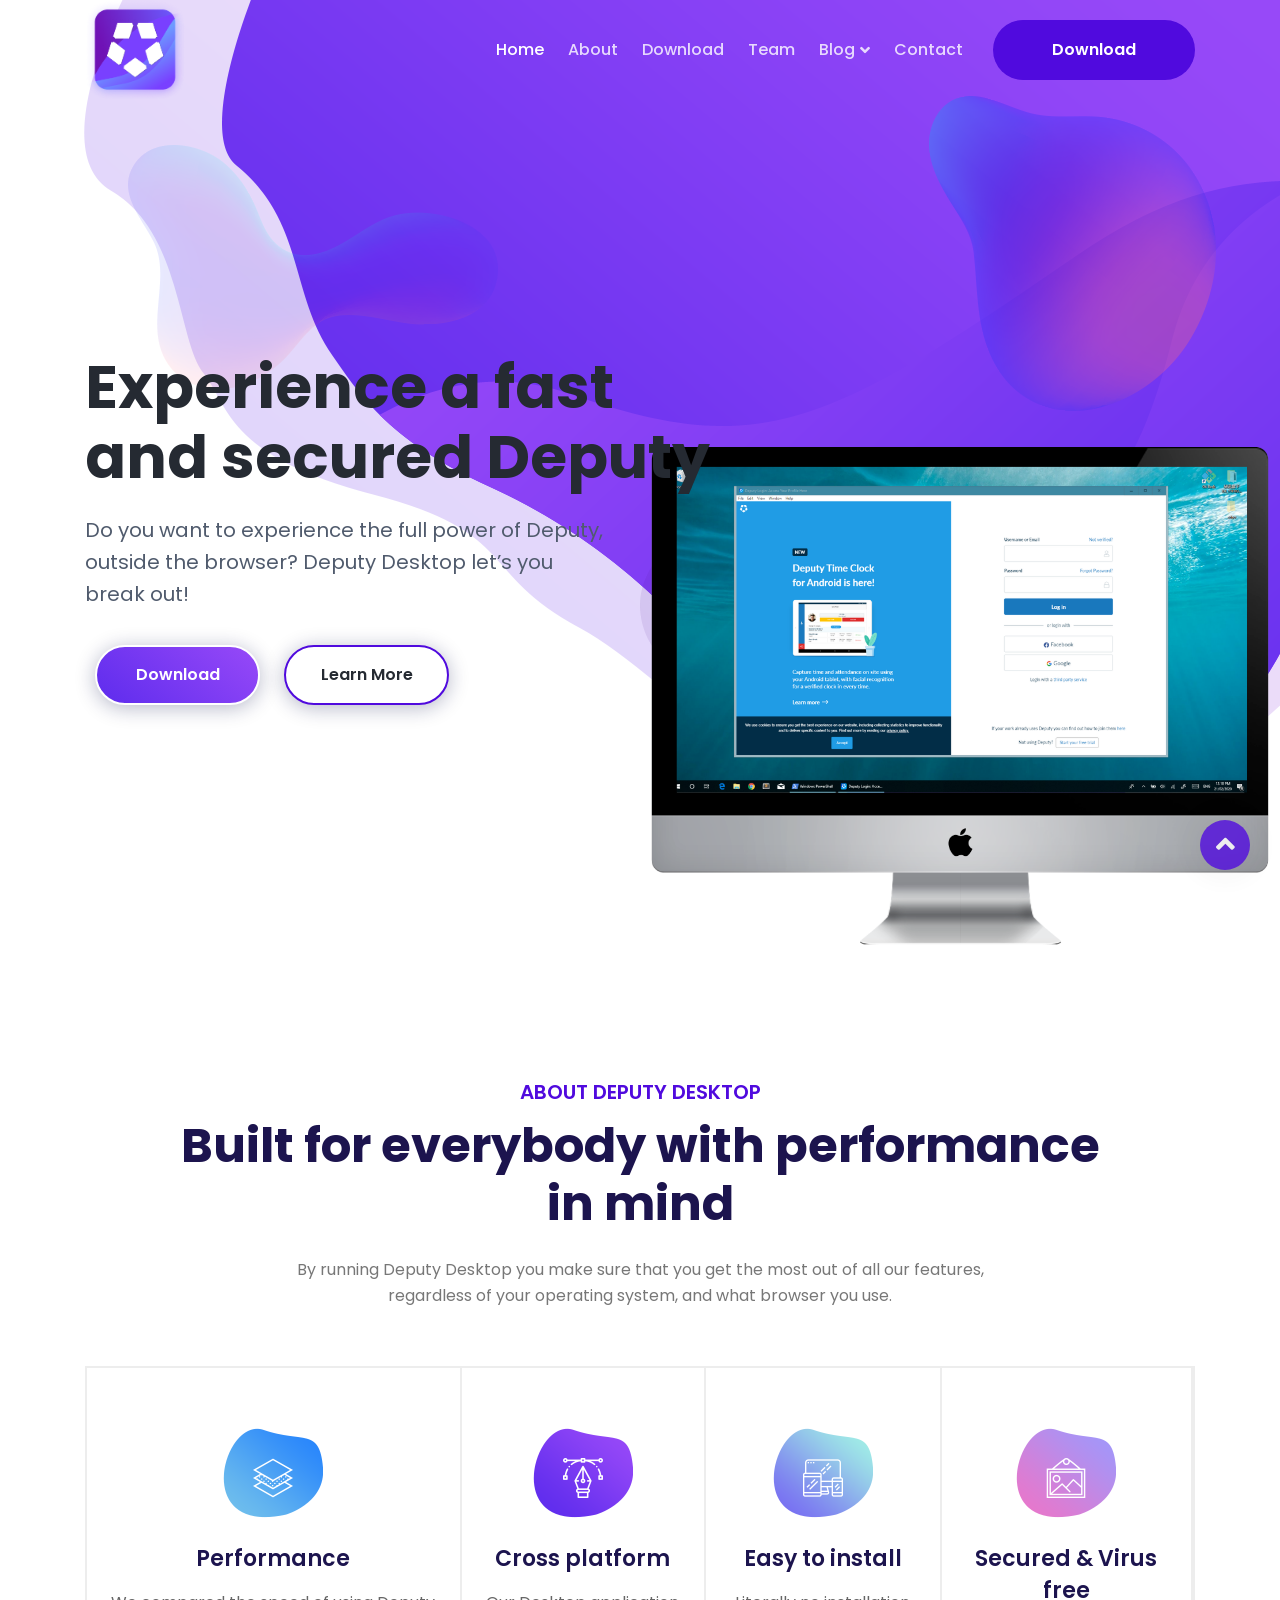
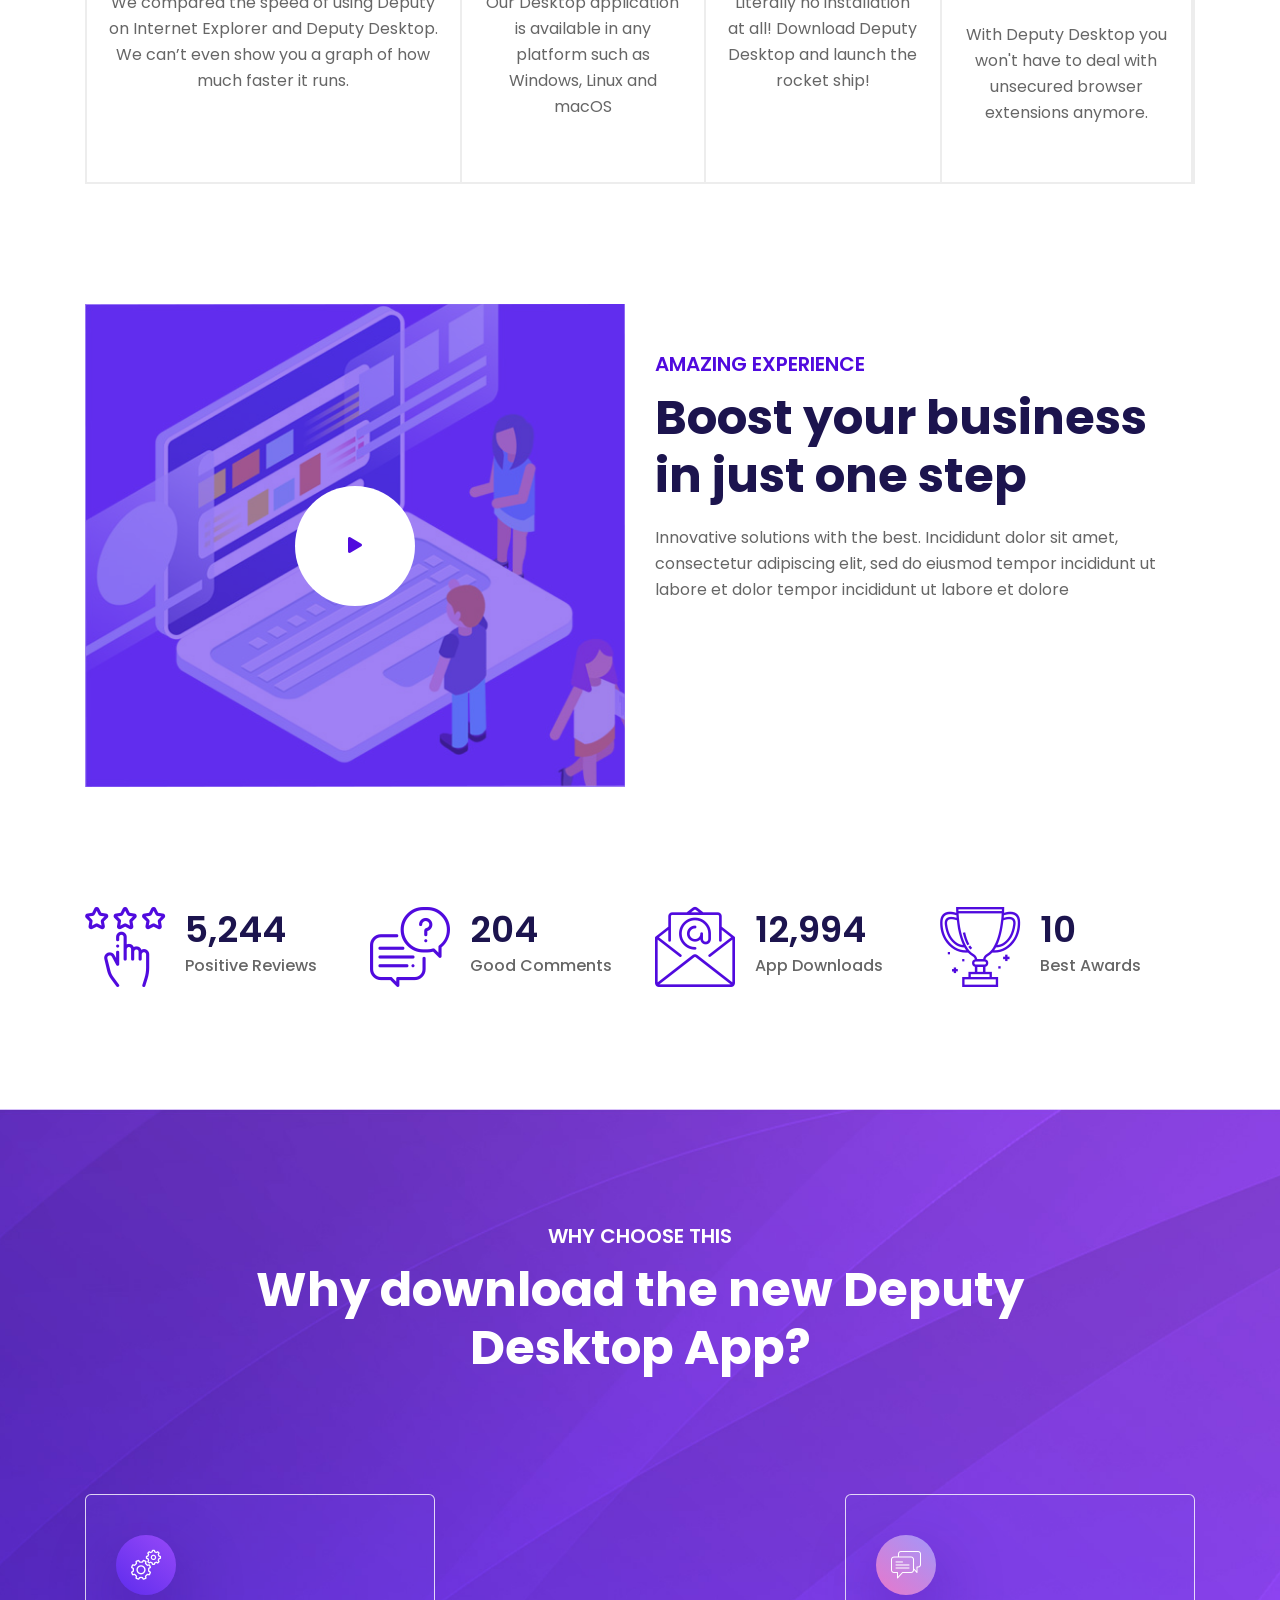
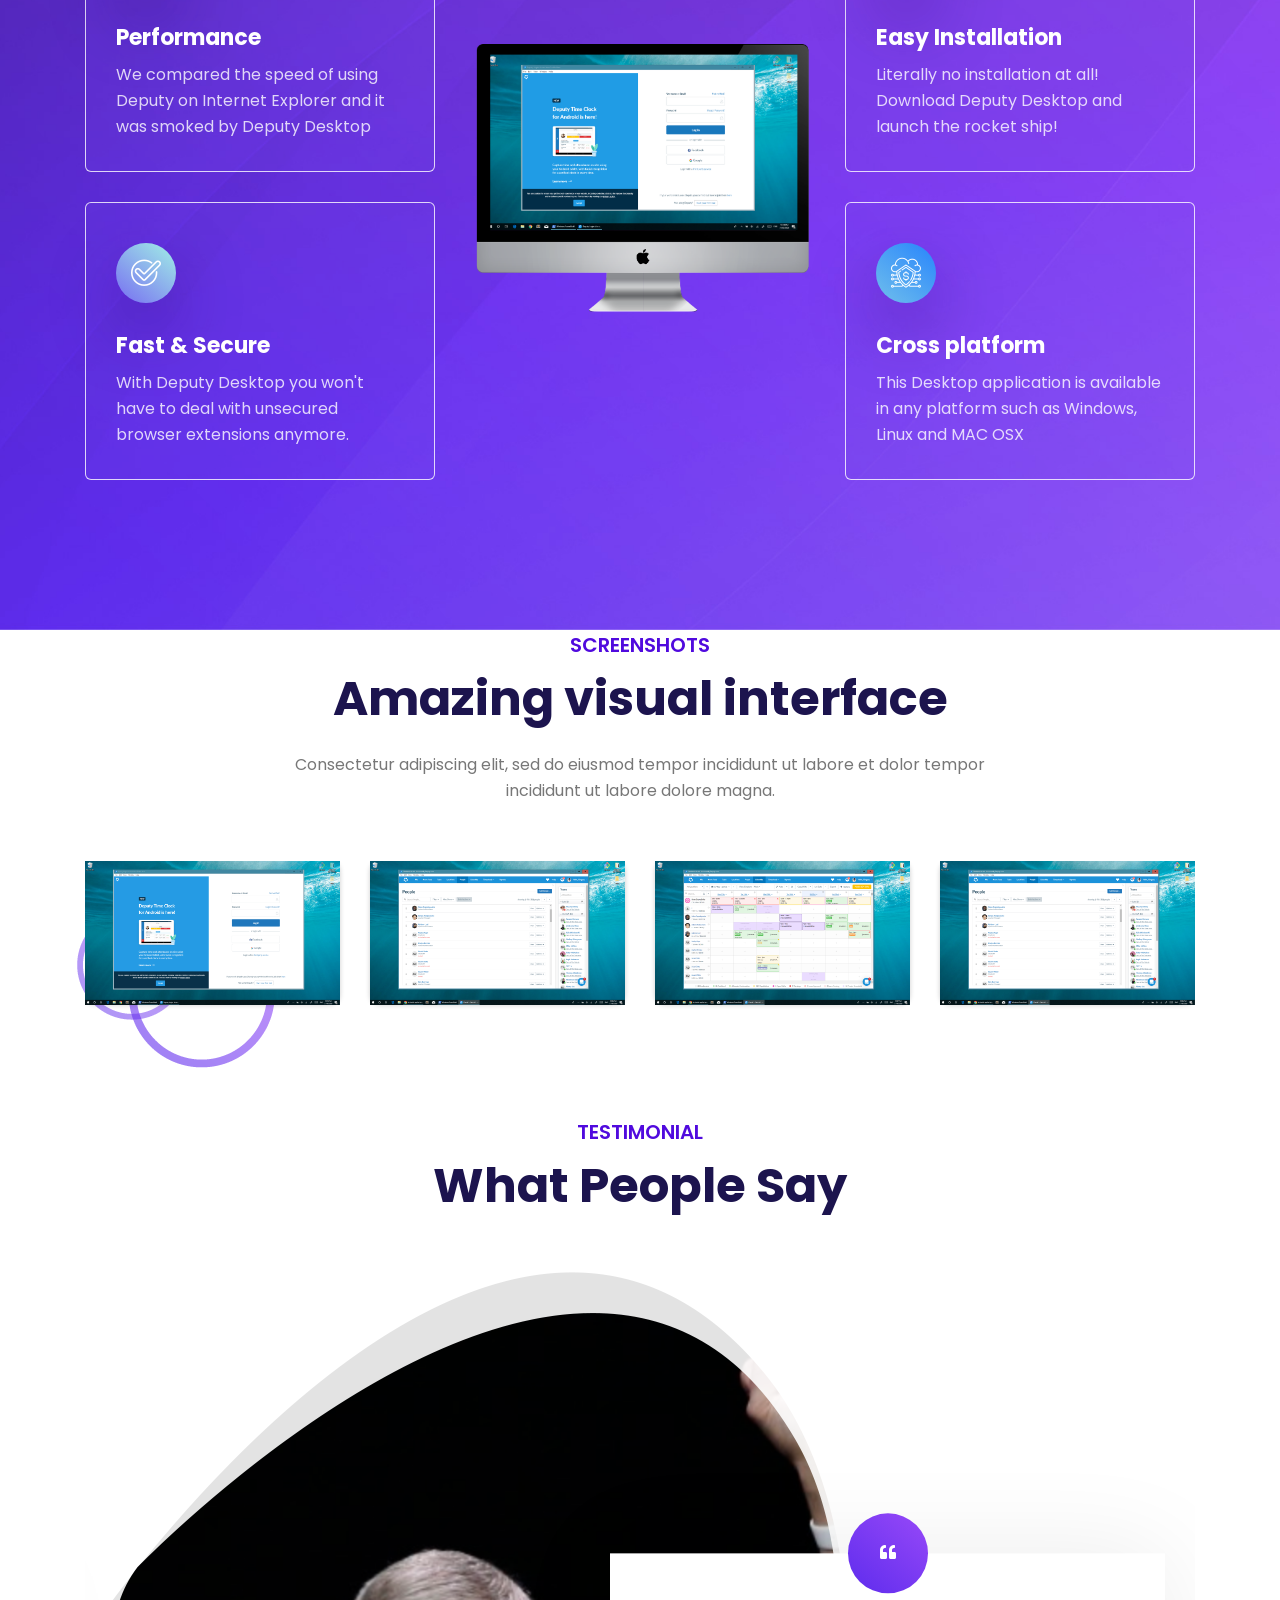
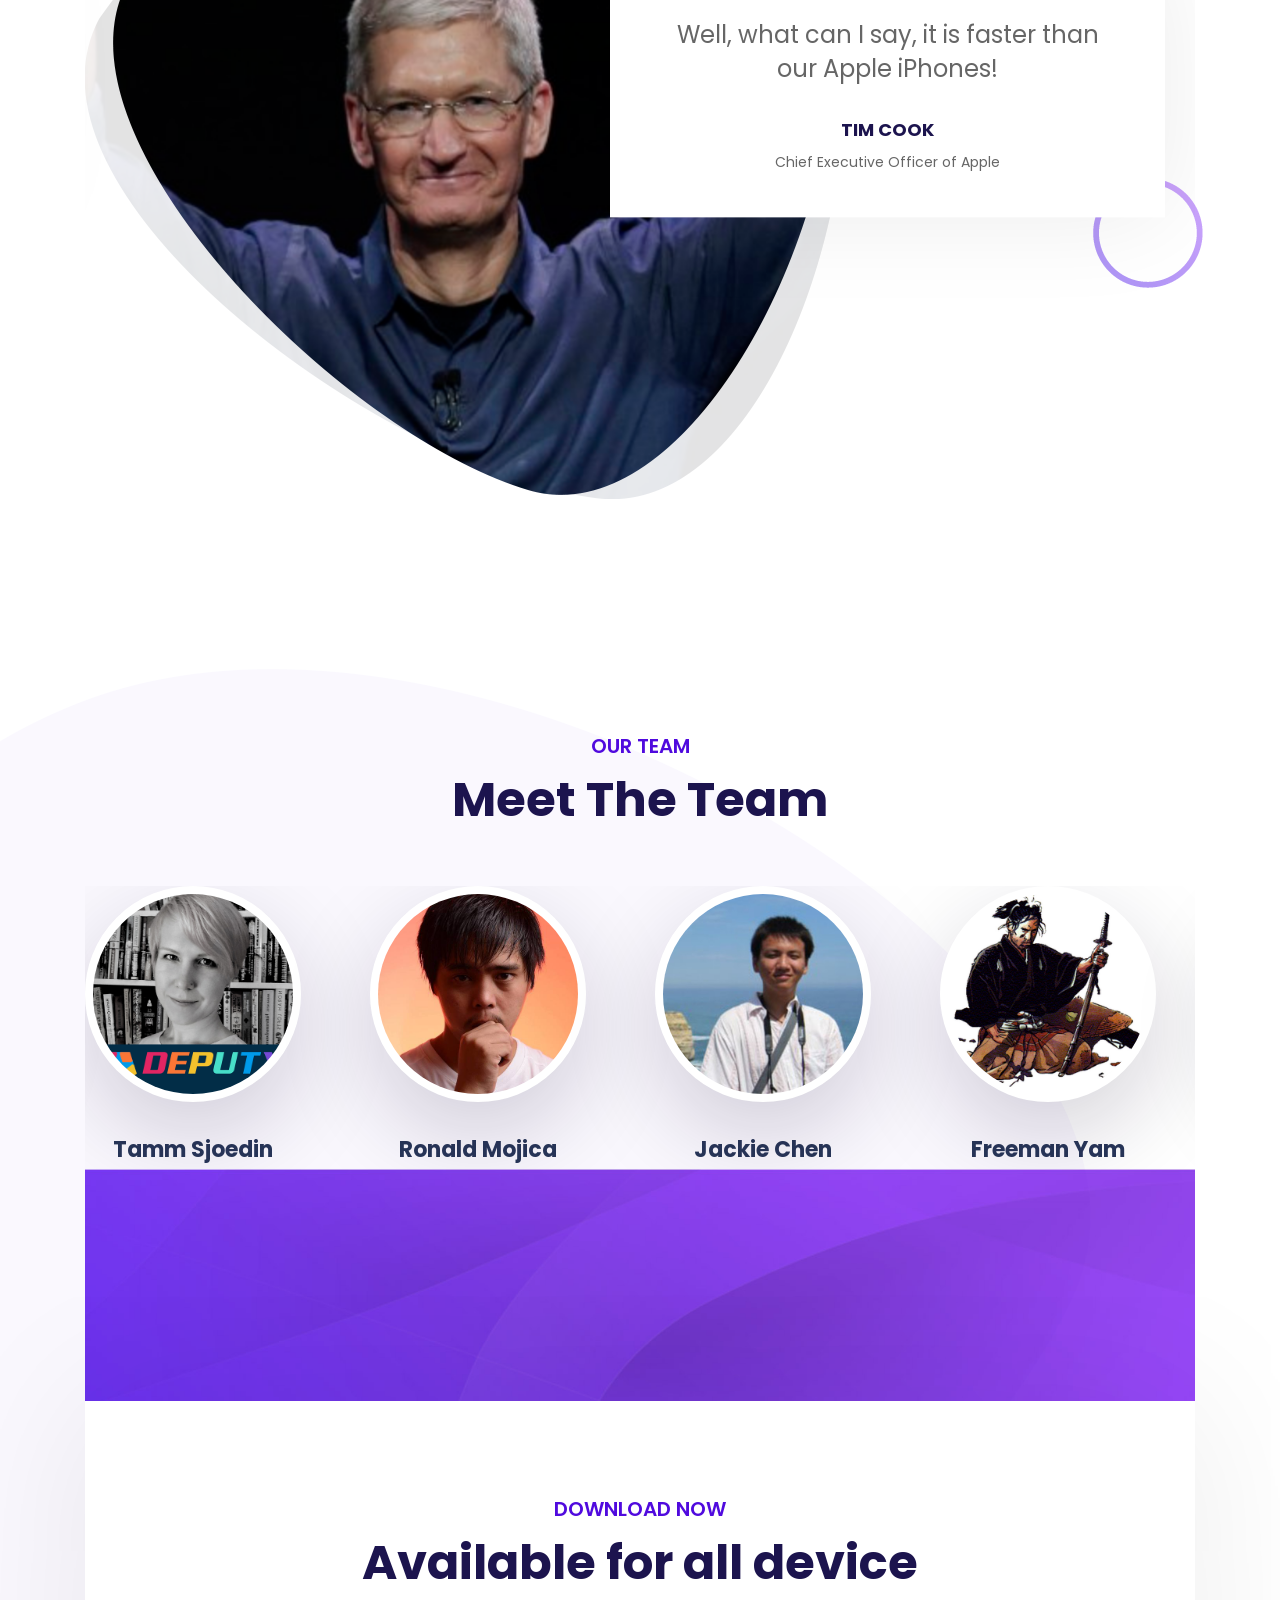
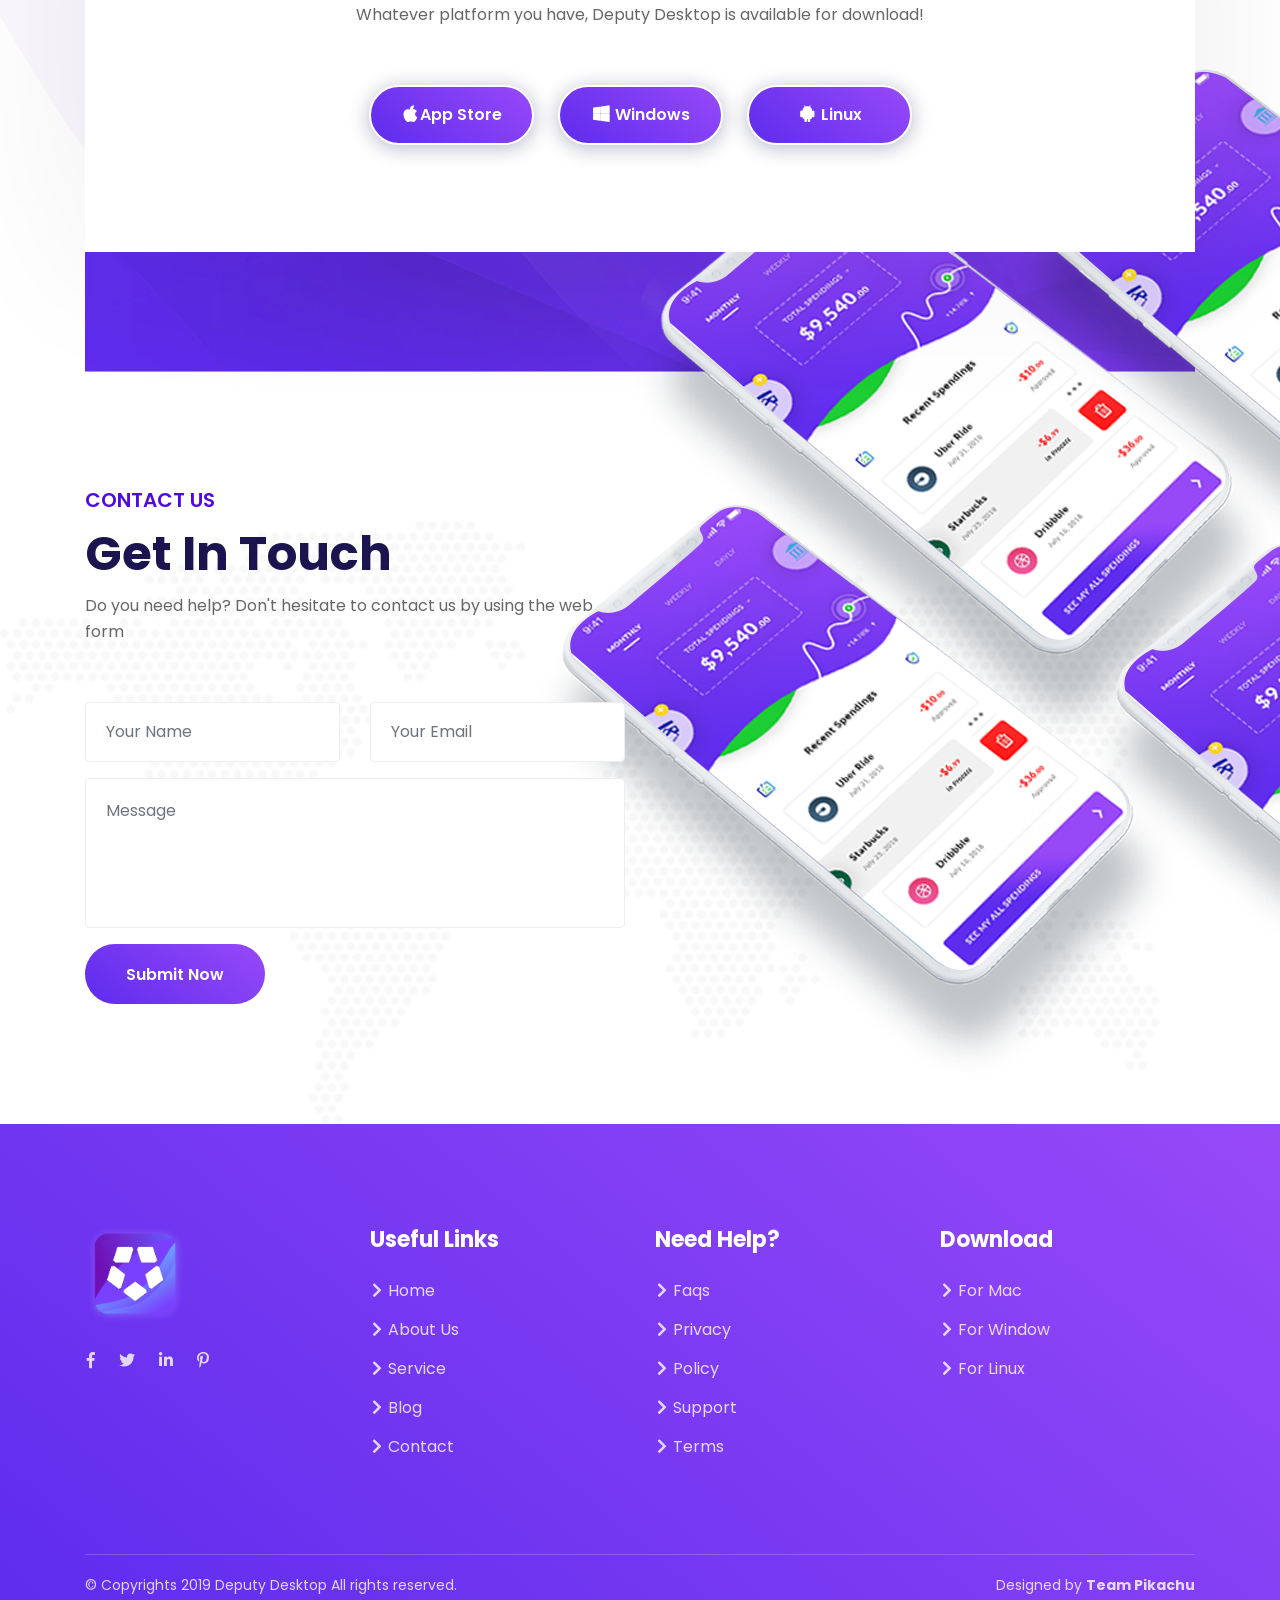
<file: public/index.html>
<!DOCTYPE html>
<html lang="zxx">

<head>
    <meta http-equiv="Content-Type" content="text/html; charset=UTF-8">
    <meta http-equiv="X-UA-Compatible" content="IE=edge" />
    <meta http-equiv="X-UA-Compatible" content="ie=edge">
    <meta name="viewport" content="width=device-width, initial-scale=1.0">
    <meta name="robots" content="noarchive">
    <title> Deputy Desktop | App Landing pages HTML Templates </title>
    <!-- favicon -->
    <link rel="shortcut icon" href="favicon.ico" type="image/x-icon">
    <!-- bootstrap -->
    <link rel="stylesheet" href="assets/css/bootstrap.min.css">
    <!-- icofont -->
    <link rel="stylesheet" href="assets/css/fontawesome.5.7.2.css">
    <!-- flaticon -->
    <link rel="stylesheet" href="assets/css/flaticon.css">
    <!-- animate.css -->
    <link rel="stylesheet" href="assets/css/animate.css">
    <!-- Owl Carousel -->
    <link rel="stylesheet" href="assets/css/owl.carousel.min.css">
    <!-- magnific popup -->
    <link rel="stylesheet" href="assets/css/magnific-popup.css">
    <!-- stylesheet -->
    <link rel="stylesheet" href="assets/css/style.css">
    <!-- responsive -->
    <link rel="stylesheet" href="assets/css/responsive.css">
</head>

<body>

    <nav class="navbar navbar-area navbar-expand-lg nav-absolute white nav-style-01">
        <div class="container nav-container">
            <div class="responsive-mobile-menu">
                <div class="logo-wrapper">
                    <a href="index.html" class="logo">
                        <img width="100" src="assets/img/deputy-desktop-logo.png" alt="logo">
                    </a>
                </div>
                <button class="navbar-toggler" type="button" data-toggle="collapse" data-target="#Deputy Desktop_main_menu" 
                    aria-expanded="false" aria-label="Toggle navigation">
                    <span class="navbar-toggler-icon"></span>
                </button>
            </div>
            <div class="collapse navbar-collapse" id="Deputy Desktop_main_menu">
                <ul class="navbar-nav">
                    <li class="current-menu-item">
                        <a href="#">Home</a>
                    </li>
                    <li><a href="#about">About</a></li>
                    <li><a href="#download">Download</a></li>
                    <li><a href="#team">Team</a></li>
                    <li class="menu-item-has-children">
                        <a href="#">Blog</a>
                        <ul class="sub-menu">
                            <li><a href="#">How Deputy Desktop started</a></li>
                            <li><a href="#">What is Electron?</a></li>
                        </ul>
                    </li>
                    <li><a href="#contact">Contact</a></li>
                </ul>
            </div>
            <div class="nav-right-content">
                <ul>
                    <li class="button-wrapper">
                        <a href="#download" class="boxed-btn btn-rounded">Download</a>
                    </li>
                </ul>
            </div>
        </div>
</nav>
    <!-- header area start  -->
    <header class="header-area header-bg" id="home">
            <div class="shape-1"><img src="assets/img/shape/01.png" alt=""></div>
            <div class="shape-2"><img src="assets/img/shape/02.png" alt=""></div>
            <div class="shape-3"><img src="assets/img/shape/03.png" alt=""></div>
        <div class="header-right-image wow zoomIn">
            <img src="assets/img/main-imac2.png" style="max-width: 650px;" alt="header right image">
        </div>
        <div class="container">
            <div class="row">
                <div class="col-lg-7">
                    <div class="header-inner">
                        <h1 class="title wow fadeInDown">Experience a fast and secured Deputy</h1>
                        <p>Do you want to experience the full power of Deputy, outside the browser? Deputy Desktop let’s you break out!
                        </p>
                        <div class="btn-wrapper wow fadeInUp">
                            <a href="#download" class="boxed-btn btn-rounded">Download now</a>
                            <a href="#" class="boxed-btn btn-rounded blank">Learn More</a>
                        </div>
                    </div>
                </div>
            </div>
        </div>
    </header>
    <!-- header area end  -->

<!-- about us area start -->

<section class="about-us-area">
    <div class="container">
        <div class="row justify-content-center">
            <div class="col-lg-10">
                <div class="section-title"><!-- section title -->
                    <span class="subtitle">About Deputy Desktop</span>
                    <h3 class="title extra">Built for everybody with performance in mind</h3>
                    <p>By running Deputy Desktop you make sure that you get the most out of all our features, regardless of your operating system, and what browser you use.</p>
                </div><!-- //. section title -->
            </div>
        </div>
        <div class="row">
            <div class="col-lg-12">
                <div class="feature-area">
                    <ul class="feature-list wow fadeInUp">
                        <li class="single-feature-list">
                            <div class="icon icon-bg-3">
                                <i class="flaticon-layers-2"></i>   
                            </div>
                            <div class="content">
                                <h4 class="title"><a href="#">Performance</a></h4>
                                <p>We compared the speed of using Deputy on Internet Explorer and Deputy Desktop. We can’t even show you a graph of how much faster it runs.</p>
                            </div>
                        </li>
                        <li class="single-feature-list">
                            <div class="icon icon-bg-1">
                                <i class="flaticon-vector"></i>
                            </div>
                            <div class="content">
                                <h4 class="title"><a href="#">Cross platform</a></h4>
                                <p>Our Desktop application is available in any platform such as Windows, Linux and macOS</p>
                            </div>
                        </li>
                        <li class="single-feature-list">
                            <div class="icon icon-bg-2">
                                <i class="flaticon-responsive"></i>
                            </div>
                            <div class="content">
                                <h4 class="title"><a href="#">Easy to install</a></h4>
                                <p>Literally no installation at all! Download Deputy Desktop and launch the rocket ship!</p>
                            </div>
                        </li>
                        <li class="single-feature-list">
                            <div class="icon icon-bg-4">
                                <i class="flaticon-picture"></i>
                            </div>
                            <div class="content">
                                <h4 class="title"><a href="#">Secured & Virus free</a></h4>
                                <p>With Deputy Desktop you won't have to deal with unsecured browser extensions anymore.</p>
                            </div>
                        </li>
                    </ul>
                    <div class="btn-wrapper hide" style="display: none">
                        <a href="" class="boxed-btn btn-rounded gd-bg-1"><i class="flaticon-apple-1"></i> App Store</a>
                        <a href="#" class="boxed-btn btn-rounded gd-bg-2"><i class="flaticon-android-logo"></i> Play Store</a>
                        <a href="#" class="boxed-btn btn-rounded gd-bg-3"><i class="flaticon-windows"></i> Windows</a>
                    </div>
                </div>
            </div>
        </div>
    </div>
</section>

<!-- about us area end -->

<!-- video area start -->
<section class="video-area" id="about">
    <div class="container">
        <div class="row">
            <div class="col-lg-6">
                <div class="img-with-video">
                    <div class="img-wrap">
                        <img src="assets/img/video-image.jpg" alt="">
                        <div class="hover">
                            <a href="https://www.youtube.com/watch?v=tdBzJRdy33M" class="video-play-btn mfp-iframe"><i class="fas fa-play"></i></a>
                        </div>
                    </div>
                </div>
            </div>
            <div class="col-lg-6">
                <div class="right-content-area">
                    <span class="subtitle">aMazing experience</span>
                    <h3 class="title">Boost your business in just one step</h3>
                    <p>Innovative solutions with the best.  Incididunt dolor sit amet, consectetur adipiscing elit, sed do eiusmod tempor incididunt ut labore et dolor  tempor incididunt ut labore et dolore </p>
                </div>
            </div>
        </div>
    </div>
</section>
<!-- video area end -->

<!-- counterup area start -->
<section class="counterup-area">
    <div class="container">
        <div class="row">
            <div class="col-lg-3 col-md-6">
                <div class="single-counter-item"><!-- single counter item -->
                    <div class="icon">
                        <i class="flaticon-rating"></i>
                    </div>
                    <div class="content">
                        <span class="count-num">14,567</span>
                        <h4 class="title">Positive Reviews</h4>
                    </div>
                </div><!-- //. single counter item -->
            </div>
            <div class="col-lg-3 col-md-6">
                <div class="single-counter-item"><!-- single counter item -->
                    <div class="icon">
                        <i class="flaticon-conversation-1"></i>
                    </div>
                    <div class="content">
                        <span class="count-num">567</span>
                        <h4 class="title">Good Comments</h4>
                    </div>
                </div><!-- //. single counter item -->
            </div>
            <div class="col-lg-3 col-md-6">
                <div class="single-counter-item"><!-- single counter item -->
                    <div class="icon">
                        <i class="flaticon-email"></i>
                    </div>
                    <div class="content">
                        <span class="count-num">36,778</span>
                        <h4 class="title">App Downloads</h4>
                    </div>
                </div><!-- //. single counter item -->
            </div>
            <div class="col-lg-3 col-md-6">
                <div class="single-counter-item"><!-- single counter item -->
                    <div class="icon">
                        <i class="flaticon-trophy"></i>
                    </div>
                    <div class="content">
                        <span class="count-num">30</span>
                        <h4 class="title">Best Awards</h4>
                    </div>
                </div><!-- //. single counter item -->
            </div>
        </div>
    </div>
</section>
<!-- counterup area end -->

<!-- why choose area start -->
<section class="why-choose-area why-choose-us-bg">
    <div class="container">
        <div class="row justify-content-center">
            <div class="col-lg-10">
                <div class="section-title white"><!-- section title -->
                    <span class="subtitle">why choose this</span>
                    <h3 class="title extra">Why download the new Deputy Desktop App?</h3>
                    <!-- <p>Consectetur adipiscing elit, sed do eiusmod tempor incididunt ut labore et dolor  tempor incididunt ut labore dolore magna.</p> -->
                </div><!-- //. section title -->
            </div>
        </div>
        <div class="row">
            <div class="col-lg-4 col-md-12">
                <div class="single-why-us-item margin-top-60 wow zoomIn"><!-- single why us item -->
                    <div class="icon gdbg-1">
                        <i class="flaticon-settings-1"></i>
                    </div>
                    <div class="content">
                        <h4 class="title">Performance</h4>
                        <p>We compared the speed of using Deputy on Internet Explorer and it was smoked by Deputy Desktop
                        </p>
                    </div>
                </div><!-- //. single why us item -->
                <div class="single-why-us-item wow zoomIn"><!-- single why us item -->
                    <div class="icon gdbg-2">
                        <i class="flaticon-checked"></i>
                    </div>
                    <div class="content">
                        <h4 class="title">Fast & Secure</h4>
                        <p>With Deputy Desktop you won't have to deal with unsecured browser extensions anymore.
                        </p>
                    </div>
                </div><!-- //. single why us item -->
            </div>
            <div class="col-lg-4 col-md-12">
                <div class="center-image" style="height: 100%; display: flex;">
                    <img style="align-self: center; max-height: 300px;" src="assets/img/main-imac2.png" alt="mobile image two">
                </div>
            </div>
            <div class="col-lg-4 col-md-12">
                <div class="single-why-us-item margin-top-60 wow zoomIn"><!-- single why us item -->
                    <div class="icon gdbg-3">
                        <i class="flaticon-chat-1"></i>
                    </div>
                    <div class="content">
                        <h4 class="title">Easy Installation</h4>
                        <p>Literally no installation at all! Download Deputy Desktop and launch the rocket ship!

                        </p>
                    </div>
                </div><!-- //. single why us item -->
                <div class="single-why-us-item wow zoomIn"><!-- single why us item -->
                    <div class="icon gdbg-4">
                        <i class="flaticon-cloud"></i>
                    </div>
                    <div class="content">
                        <h4 class="title">Cross platform</h4>
                        <p>This Desktop application is available in any platform such as Windows, Linux and MAC OSX

                        </p>
                    </div>
                </div><!-- //. single why us item -->
            </div>
        </div>
    </div>
</section>
<!-- why choose area end -->

<!-- how it works area start -->
<section class="how-it-work-area" style="display: none">
        <div class="shape-1"><img src="assets/img/shape/08.png" alt=""></div>
        <div class="shape-2"><img src="assets/img/shape/09.png" alt=""></div>
        <div class="shape-3"><img src="assets/img/shape/08.png" alt=""></div>
        <div class="shape-4"><img src="assets/img/shape/09.png" alt=""></div>
    <div class="container">
            <div class="row justify-content-center">
                <div class="col-lg-10">
                    <div class="section-title"><!-- section title -->
                        <span class="subtitle">Working Process</span>
                        <h3 class="title">How it works?</h3>
                        <p>Consectetur adipiscing elit, sed do eiusmod tempor incididunt ut labore et dolor  tempor incididunt ut labore dolore magna.</p>
                    </div><!-- //. section title -->
                </div>
            </div>
        <div class="row">
            <div class="col-lg-12">
                    <div class="how-it-work-tab-nav">
                        <ul class="nav nav-tabs" role="tablist">
                            <li class="nav-item">
                                <a class="nav-link active" id="account-tab" data-toggle="tab" href="#account" role="tab" aria-controls="account" aria-selected="true"><i class="flaticon-checked"></i> Log In Account <span class="number">1</span></a>
                            </li>
                            <li class="nav-item">
                                <a class="nav-link" id="settings-tab" data-toggle="tab" href="#settings" role="tab" aria-controls="settings" aria-selected="false"><i class="flaticon-settings-1"></i> Open Settings <span class="number">2</span></a>
                            </li>
                            <li class="nav-item">
                                <a class="nav-link" id="chat-tab" data-toggle="tab" href="#chat" role="tab" aria-controls="chat" aria-selected="false"><i class="flaticon-chat-1"></i> Start Your Chat <span class="number">3</span></a>
                            </li>
                        </ul>
                    </div>
                    <div class="tab-content wow slideInUp">
                        <div class="tab-pane fade show active" id="account" role="tabpanel" aria-labelledby="account-tab">
                            <div class="how-it-works-tab-content">
                                <div class="row">
                                    <div class="col-lg-6">
                                        <div class="left-content-area">
                                            <h4 class="title">Login Account</h4>
                                            <p>Innovative solutions with the best.  Incididunt dolor sit amet, consectetur adipiscing elit, sed do eiusmod tempor incididunt ut labore et dolor  tempor incididunt ut labore et dolore </p>
                                            <p>Adipiscing elit, sed do eiusmod tempor incididunt ut labore et dolor  tempor incididunt ut labore et dolore
                                                Innovative solutions with the best.  Incididunt dolor sit amet, consectetur adipiscing elit, sed do eiusmod tempor incididunt ut labore et dolor  tempor incididunt ut labore et dolore </p>
                                                <p>Adipiscing elit, sed do eiusmod tempor incididunt ut labore et dolor  tempor incididunt ut labore et dolore
                                                    Innovative solutions with the best.  Incididunt dolor sit amet, consectetur adipiscing elit, sed do eiusmod tempor incididunt ut labore et dolor  tempor incididunt ut labore et dolore </p>
                                        </div>
                                    </div>
                                    <div class="col-lg-6">
                                        <div class="right-content-area">
                                            <div class="img-wrapper">
                                                <img src="assets/img/how-it-works-image.png" alt="how it works image">
                                            </div>
                                        </div>
                                    </div>
                                </div>
                            </div>
                        </div>
                        <div class="tab-pane fade" id="settings" role="tabpanel" aria-labelledby="settings-tab">
                            <div class="how-it-works-tab-content">
                                <div class="row">
                                    <div class="col-lg-6">
                                        <div class="left-content-area">
                                            <h4 class="title">Login Account</h4>
                                            <p>Innovative solutions with the best.  Incididunt dolor sit amet, consectetur adipiscing elit, sed do eiusmod tempor incididunt ut labore et dolor  tempor incididunt ut labore et dolore </p>
                                            <p>Adipiscing elit, sed do eiusmod tempor incididunt ut labore et dolor  tempor incididunt ut labore et dolore
                                                Innovative solutions with the best.  Incididunt dolor sit amet, consectetur adipiscing elit, sed do eiusmod tempor incididunt ut labore et dolor  tempor incididunt ut labore et dolore </p>
                                                <p>Adipiscing elit, sed do eiusmod tempor incididunt ut labore et dolor  tempor incididunt ut labore et dolore
                                                    Innovative solutions with the best.  Incididunt dolor sit amet, consectetur adipiscing elit, sed do eiusmod tempor incididunt ut labore et dolor  tempor incididunt ut labore et dolore </p>
                                        </div>
                                    </div>
                                    <div class="col-lg-6">
                                        <div class="right-content-area">
                                            <div class="img-wrapper">
                                                <img src="assets/img/how-it-works-image.png" alt="how it works image">
                                            </div>
                                        </div>
                                    </div>
                                </div>
                            </div>
                        </div>
                        <div class="tab-pane fade" id="chat" role="tabpanel" aria-labelledby="chat-tab">
                            <div class="how-it-works-tab-content">
                                <div class="row">
                                    <div class="col-lg-6">
                                        <div class="left-content-area">
                                            <h4 class="title">Login Account</h4>
                                            <p>Innovative solutions with the best.  Incididunt dolor sit amet, consectetur adipiscing elit, sed do eiusmod tempor incididunt ut labore et dolor  tempor incididunt ut labore et dolore </p>
                                            <p>Adipiscing elit, sed do eiusmod tempor incididunt ut labore et dolor  tempor incididunt ut labore et dolore
                                                Innovative solutions with the best.  Incididunt dolor sit amet, consectetur adipiscing elit, sed do eiusmod tempor incididunt ut labore et dolor  tempor incididunt ut labore et dolore </p>
                                                <p>Adipiscing elit, sed do eiusmod tempor incididunt ut labore et dolor  tempor incididunt ut labore et dolore
                                                    Innovative solutions with the best.  Incididunt dolor sit amet, consectetur adipiscing elit, sed do eiusmod tempor incididunt ut labore et dolor  tempor incididunt ut labore et dolore </p>
                                        </div>
                                    </div>
                                    <div class="col-lg-6">
                                        <div class="right-content-area">
                                            <div class="img-wrapper">
                                                <img src="assets/img/how-it-works-image.png" alt="how it works image">
                                            </div>
                                        </div>
                                    </div>
                                </div>
                            </div>
                        </div>
                    </div>
            </div>
        </div>
    </div>
</section>
<!-- how it works area end -->

<!-- screenshort area start -->
<section class="screenshort-area">
        <div class="shape-1"><img src="assets/img/shape/08.png" alt=""></div>
        <div class="shape-2"><img src="assets/img/shape/09.png" alt=""></div>
    <div class="container">
        <div class="row justify-content-center">
            <div class="col-lg-10">
                <div class="section-title"><!-- section title -->
                    <span class="subtitle">Screenshots</span>
                    <h3 class="title extra">Amazing visual interface</h3>
                    <p>Consectetur adipiscing elit, sed do eiusmod tempor incididunt ut labore et dolor  tempor incididunt ut labore dolore magna.</p>
                </div><!-- //. section title -->
            </div>
        </div>
        <div class="row">
            <div class="col-lg-12">
                <div class="screenshort-carousel"><!-- screenshort carousel -->
                    <div class="single-screenshort-item"><!-- single screenshort item -->
                        <a href="assets/img/screenshort/1.png" target="_blank"><img src="assets/img/screenshort/1.png" alt=""></a>
                    </div><!-- //.single screenshort item -->
                    <div class="single-screenshort-item"><!-- single screenshort item -->
                        <a href="assets/img/screenshort/2.png" target="_blank"><img src="assets/img/screenshort/2.png" alt=""></a>
                    </div><!-- //.single screenshort item -->
                    <div class="single-screenshort-item"><!-- single screenshort item -->
                        <a href="assets/img/screenshort/3.png" target="_blank"><img src="assets/img/screenshort/3.png" alt=""></a>
                    </div><!-- //.single screenshort item -->
                    <div class="single-screenshort-item"><!-- single screenshort item -->
                        <a href="assets/img/screenshort/3.png" target="_blank"><img src="assets/img/screenshort/2.png" alt=""></a>
                    </div><!-- //.single screenshort item -->
                </div><!-- //. screenshort carousel -->
            </div>
        </div>
    </div>
</section>
<!-- screenshort area end -->

<!-- testimonial area start -->
<section class="testimonial-area">
        <div class="shape-1"><img src="assets/img/shape/08.png" alt=""></div>
        <div class="shape-2"><img src="assets/img/shape/09.png" alt=""></div>
    <div class="container">
        <div class="row justify-content-center">
            <div class="col-lg-10">
                <div class="section-title "><!-- section title -->
                    <span class="subtitle">Testimonial</span>
                    <h3 class="title extra">What People Say</h3>
                    <!-- <p>Consectetur adipiscing elit, sed do eiusmod tempor incididunt ut labore et dolor  tempor incididunt ut labore dolore magna.</p> -->
                </div><!-- //. section title -->
            </div>
        </div>
        <div class="row">
            <div class="col-lg-12">
                <div class="testimonial-carousel">
                    <div class="single-testimonial-item"><!-- single testimonial item -->
                        <div class="thumb">
                            <img src="assets/img/testimonial/tim.png" alt="">
                        </div>
                       
                        <div class="hover"><!-- hover -->
                            <div class="hover-inner">
                                <div class="icon"><i class="fas fa-quote-left"></i></div>
                                <p>Well, what can I say, it is faster than our Apple iPhones!</p>
                                <div class="author-meta">
                                    <h4 class="name">Tim Cook</h4>
                                    <span class="post">Chief Executive Officer of Apple
                                    </span>
                                </div>
                            </div>
                        </div><!-- //. hover -->
                    </div><!-- //. single testimonial item -->
                    <div class="single-testimonial-item"><!-- single testimonial item -->
                        <div class="thumb">
                            <img src="assets/img/testimonial/elon.png" alt="">
                        </div>
                       
                        <div class="hover"><!-- hover -->
                            <div class="hover-inner">
                                <div class="icon"><i class="fas fa-quote-left"></i></div>
                                <p>This deserves an award!</p>
                                <div class="author-meta">
                                    <h4 class="name">Elon Musk</h4>
                                    <span class="post">CEO of SpaceX
                                    </span>
                                </div>
                            </div>
                        </div><!-- //. hover -->
                    </div><!-- //. single testimonial item -->
                </div>
            </div>
        </div>
    </div>
</section>
<!-- testimonial area end -->

<!-- price plan area start -->
<section class="pricing-plan-area pricing-plan-bg" id="pricing" style="display: none">
    <div class="container">
        <div class="row justify-content-center">
            <div class="col-lg-10">
                <div class="section-title white"><!-- section title -->
                    <span class="subtitle">Pricing plans</span>
                    <h3 class="title extra">Choose your pricing</h3>
                    <p>Consectetur adipiscing elit, sed do eiusmod tempor incididunt ut labore et dolor  tempor incididunt ut labore dolore magna.</p>
                </div><!-- //. section title -->
            </div>
        </div>
        <div class="row">
            <div class="col-lg-4 col-md-6">
                <div class="single-price-plan-01 wow zoomIn"><!-- single price plan one -->
                   <div class="price-header">
                        <h4 class="name">Primary Plan</h4>
                        <div class="price-wrap">
                            <span class="price">$250</span>
                            <span class="month">/Mo</span>
                        </div>
                   </div>
                   <div class="price-body">
                       <ul>
                           <li>5 Analyzer</li>
                           <li>3 Month Support</li>
                           <li>10 Sessions</li>
                           <li>No Risk Garrunty</li>
                       </ul>
                   </div>
                   <div class="price-footer">
                       <a href="#" class="boxed-btn btn-rounded gd-bg-2">Get Started</a>
                   </div>
                </div><!-- //. single price plan one -->
            </div>
            <div class="col-lg-4 col-md-6">
                <div class="single-price-plan-01 wow zoomIn"><!-- single price plan one -->
                   <div class="price-header">
                        <h4 class="name">Basic Plan</h4>
                        <div class="price-wrap">
                            <span class="price">$350</span>
                            <span class="month">/Mo</span>
                        </div>
                   </div>
                   <div class="price-body">
                       <ul>
                           <li>5 Analyzer</li>
                           <li>3 Month Support</li>
                           <li>10 Sessions</li>
                           <li>No Risk Garrunty</li>
                       </ul>
                   </div>
                   <div class="price-footer">
                       <a href="#" class="boxed-btn btn-rounded gd-bg-2">Get Started</a>
                   </div>
                </div><!-- //. single price plan one -->
            </div>
            <div class="col-lg-4 col-md-6">
                <div class="single-price-plan-01 wow zoomIn"><!-- single price plan one -->
                   <div class="price-header">
                        <h4 class="name">Advance Plan</h4>
                        <div class="price-wrap">
                            <span class="price">$150</span>
                            <span class="month">/Mo</span>
                        </div>
                   </div>
                   <div class="price-body">
                       <ul>
                           <li>5 Analyzer</li>
                           <li>3 Month Support</li>
                           <li>10 Sessions</li>
                           <li>No Risk Garrunty</li>
                       </ul>
                   </div>
                   <div class="price-footer">
                       <a href="#" class="boxed-btn btn-rounded gd-bg-2">Get Started</a>
                   </div>
                </div><!-- //. single price plan one -->
            </div>
        </div>
    </div>
</section>
<!-- price plan area end -->

<!-- team member area start -->
<section class="team-member-area" id="team">
    <div class="bg-shape-1">
        <img src="assets/img/bg/team-shape.png" alt="">
    </div>
    <div class="bg-shape-2">
        <img src="assets/img/bg/contact-map-bg.jpg" alt="">
    </div>
    <div class="bg-shape-3">
        <img src="assets/img/bg/contact-mobile-bg.png" alt="">
    </div>
    <div class="container">
        <div class="row justify-content-center">
            <div class="col-lg-10">
                <div class="section-title"><!-- section title -->
                    <span class="subtitle">Our Team</span>
                    <h3 class="title">Meet The Team</h3>
                    <!-- <p>Consectetur adipiscing elit, sed do eiusmod tempor incididunt ut labore et dolor  tempor incididunt ut labore dolore magna.</p> -->
                </div><!-- //. section title -->
            </div>
        </div>
        <div class="row">
            <div class="col-lg-12">
                <div class="team-carousel"><!-- team carousel -->
                    <div class="single-team-member"><!-- single team member -->
                        <div class="thumb">
                            <img src="assets/img/team-member/tamm.png" alt="team member image">
                            <div class="hover">
                                <ul class="social-icon">
                                    <li><a href="#"><i class="fab fa-facebook-f"></i></a></li>
                                    <li><a href="#"><i class="fab fa-twitter"></i></a></li>
                                    <li><a href="#"><i class="fab fa-linkedin-in"></i></a></li>
                                </ul>
                            </div>
                        </div>
                        <div class="content">
                            <h4 class="title">Tamm Sjoedin</h4>
                        </div>
                    </div><!-- //. single team member -->
                    <div class="single-team-member"><!-- single team member -->
                        <div class="thumb">
                            <img src="assets/img/team-member/ronald.jpeg" alt="team member image">
                            <div class="hover">
                                <ul class="social-icon">
                                    <li><a href="#"><i class="fab fa-facebook-f"></i></a></li>
                                    <li><a href="#"><i class="fab fa-twitter"></i></a></li>
                                    <li><a href="#"><i class="fab fa-linkedin-in"></i></a></li>
                                </ul>
                            </div>
                        </div>
                        <div class="content">
                            <h4 class="title">Ronald Mojica</h4>
                        </div>
                    </div><!-- //. single team member -->
                    <div class="single-team-member"><!-- single team member -->
                        <div class="thumb">
                            <img src="assets/img/team-member/jackie.jpeg" alt="team member image">
                            <div class="hover">
                                <ul class="social-icon">
                                    <li><a href="#"><i class="fab fa-facebook-f"></i></a></li>
                                    <li><a href="#"><i class="fab fa-twitter"></i></a></li>
                                    <li><a href="#"><i class="fab fa-linkedin-in"></i></a></li>
                                </ul>
                            </div>
                        </div>
                        <div class="content">
                            <h4 class="title">Jackie Chen</h4>
                        </div>
                    </div><!-- //. single team member -->
                    <div class="single-team-member"><!-- single team member -->
                        <div class="thumb">
                            <img src="assets/img/team-member/freeman.png" alt="team member image">
                            <div class="hover">
                                <ul class="social-icon">
                                    <li><a href="#"><i class="fab fa-facebook-f"></i></a></li>
                                    <li><a href="#"><i class="fab fa-twitter"></i></a></li>
                                    <li><a href="#"><i class="fab fa-linkedin-in"></i></a></li>
                                </ul>
                            </div>
                        </div>
                        <div class="content">
                            <h4 class="title">Freeman Yam</h4>
                        </div>
                    </div><!-- //. single team member -->
                </div><!-- //. team carousel -->
            </div>
        </div>
        <section class="pricing-plan-area pricing-plan-bg" id="download">
        <div class="row">
            <div class="col-lg-12">
                <div class="download-area-wrapper margin-top-120"><!-- download area wrapper -->
                    <span class="subtitle">Download now</span>
                    <h3 class="title">Available for all device</h3>
                    <p>Whatever platform you have, Deputy Desktop is available for download!</p>
                    <div class="btn-wrapper">
                            <a href="https://github.com/xinyoDeputy/electron-deputy/releases/download/0.1.0/Deputy.Desktop-0.1.0.dmg" class="boxed-btn btn-rounded gd-bg-1"><i class="flaticon-apple-1"></i>App Store</a>
                            <a href="https://github.com/xinyoDeputy/electron-deputy/releases/download/0.1.0/DeputyDesktop__portable.exe" class="boxed-btn btn-rounded gd-bg-3"><i class="flaticon-windows"></i> Windows</a>
                            <a href="https://github.com/xinyoDeputy/electron-deputy/releases/download/0.1.0/Deputy.Desktop-linux-0.1.0.zip" class="boxed-btn btn-rounded gd-bg-3"><i class="flaticon-android-logo"></i> Linux</a>
                    </div>
                </div><!-- //. download area wrapper -->
            </div>
        </div>
    </section>
        <div class="row">
            <div class="col-lg-6">
                <div class="contact-area-wrapper" id="contact"><!-- contact area wrapper -->
                    <span class="subtitle">Contact us</span>
                    <h3 class="title">Get In Touch</h3>
                    <p>Do you need help? Don't hesitate to contact us by using the web form</p>
                    <form action="index.html" id="contact_form_submit" class="contact-form sec-margin">
                        <div class="row">
                            <div class="col-lg-6">
                                <div class="form-group">
                                    <input type="text" class="form-control" id="uname" placeholder="Your Name">
                                </div>
                            </div>
                            <div class="col-lg-6">
                                <div class="form-group">
                                    <input type="text" class="form-control" id="email" placeholder="Your Email">
                                </div>
                            </div>
                            <div class="col-lg-12">
                                <div class="form-group textarea">
                                    <textarea name="message" id="message" class="form-control" cols="30" rows="10" placeholder="Message"></textarea>
                                </div>
                                <button class="submit-btn  btn-rounded gd-bg-1" type="submit">Submit Now</button>
                            </div>
                        </div>
                    </form>
                </div><!-- //. contact area wrapper -->
            </div>
        </div>
    </div>
</section>
<!-- team member area end -->

<!-- footer area start -->
<footer class="footer-area">
    <div class="footer-top">
        <div class="container">
            <div class="row">
                <div class="col-lg-3 col-md-6">
                    <div class="footer-widget about_widget">
                        <a href="index.html" class="footer-logo"><img width="100" src="assets/img/deputy-desktop-logo.png" alt=""></a>
                        <p> </p>
                        <ul class="social-icon">
                            <li><a href="#"><i class="fab fa-facebook-f"></i></a></li>
                            <li><a href="#"><i class="fab fa-twitter"></i></a></li>
                            <li><a href="#"><i class="fab fa-linkedin-in"></i></a></li>
                            <li><a href="#"><i class="fab fa-pinterest-p"></i></a></li>
                        </ul>
                    </div>
                </div>
                <div class="col-lg-3 col-md-6">
                    <div class="footer-widget nav_menus_widget">
                        <h4 class="widget-title">Useful Links</h4>
                        <ul>
                            <li><a href="index.html"><i class="fas fa-chevron-right"></i> Home</a></li>
                            <li><a href="#"><i class="fas fa-chevron-right"></i> About Us</a></li>
                            <li><a href="#"><i class="fas fa-chevron-right"></i> Service</a></li>
                            <li><a href="#"><i class="fas fa-chevron-right"></i> Blog</a></li>
                            <li><a href="#"><i class="fas fa-chevron-right"></i> Contact</a></li>
                        </ul>
                    </div>
                </div>
                <div class="col-lg-3 col-md-6">
                    <div class="footer-widget nav_menus_widget">
                        <h4 class="widget-title">Need Help?</h4>
                        <ul>
                            <li><a href="#"><i class="fas fa-chevron-right"></i> Faqs</a></li>
                            <li><a href="#"><i class="fas fa-chevron-right"></i> Privacy</a></li>
                            <li><a href="#"><i class="fas fa-chevron-right"></i> Policy</a></li>
                            <li><a href="#"><i class="fas fa-chevron-right"></i> Support</a></li>
                            <li><a href="#"><i class="fas fa-chevron-right"></i> Terms</a></li>
                        </ul>
                    </div>
                </div>
                <div class="col-lg-3 col-md-6">
                    <div class="footer-widget nav_menus_widget">
                        <h4 class="widget-title">Download</h4>
                        <ul>
                            <li><a href="#"><i class="fas fa-chevron-right"></i> For Mac</a></li>
                            <li><a href="#"><i class="fas fa-chevron-right"></i> For Window</a></li>
                            <li><a href="#"><i class="fas fa-chevron-right"></i> For Linux</a></li>
                        </ul>
                    </div>
                </div>
            </div>
        </div>
    </div>
    <div class="copyright-area"><!-- copyright area -->
        <div class="container">
            <div class="row">
                <div class="col-lg-12">
                    <div class="copyright-inner"><!-- copyright inner wrapper -->
                        <div class="left-content-area"><!-- left content area -->
                            &copy; Copyrights 2019 Deputy Desktop All rights reserved.
                        </div><!-- //. left content aera -->
                        <div class="right-content-area"><!-- right content area -->
                            Designed by <strong>Team Pikachu</strong>
                        </div><!-- //. right content area -->
                    </div><!-- //.copyright inner wrapper -->
                </div>
            </div>
        </div>
    </div><!-- //. copyright area -->
</footer>
<!-- footer area end -->

<!-- preloader area start -->
<div class="preloader-wrapper" id="preloader">
    <div class="preloader" >
        <div class="sk-circle">
            <div class="sk-circle1 sk-child"></div>
            <div class="sk-circle2 sk-child"></div>
            <div class="sk-circle3 sk-child"></div>
            <div class="sk-circle4 sk-child"></div>
            <div class="sk-circle5 sk-child"></div>
            <div class="sk-circle6 sk-child"></div>
            <div class="sk-circle7 sk-child"></div>
            <div class="sk-circle8 sk-child"></div>
            <div class="sk-circle9 sk-child"></div>
            <div class="sk-circle10 sk-child"></div>
            <div class="sk-circle11 sk-child"></div>
            <div class="sk-circle12 sk-child"></div>
        </div>
    </div>
</div>

  <!-- preloader area end -->

  <!-- back to top area start -->
  <div class="back-to-top">
        <i class="fas fa-angle-up"></i>
  </div>
  <!-- back to top area end -->

    <!-- jquery -->
    <script src="assets/js/jquery.js"></script>
    <!-- popper -->
    <script src="assets/js/popper.min.js"></script>
    <!-- bootstrap -->
    <script src="assets/js/bootstrap.min.js"></script>
    <!-- owl carousel -->
    <script src="assets/js/owl.carousel.min.js"></script>
    <!-- magnific popup -->
    <script src="assets/js/jquery.magnific-popup.js"></script>
    <!-- contact js-->
    <script src="assets/js/contact.js"></script>
    <!-- wow js-->
    <script src="assets/js/wow.min.js"></script>
    <!-- way points js-->
    <script src="assets/js/waypoints.min.js"></script>
    <!-- counterup js-->
    <script src="assets/js/jquery.counterup.min.js"></script>
    <!-- main -->
    <script src="assets/js/main.js"></script>
</body>

</html>
</file>
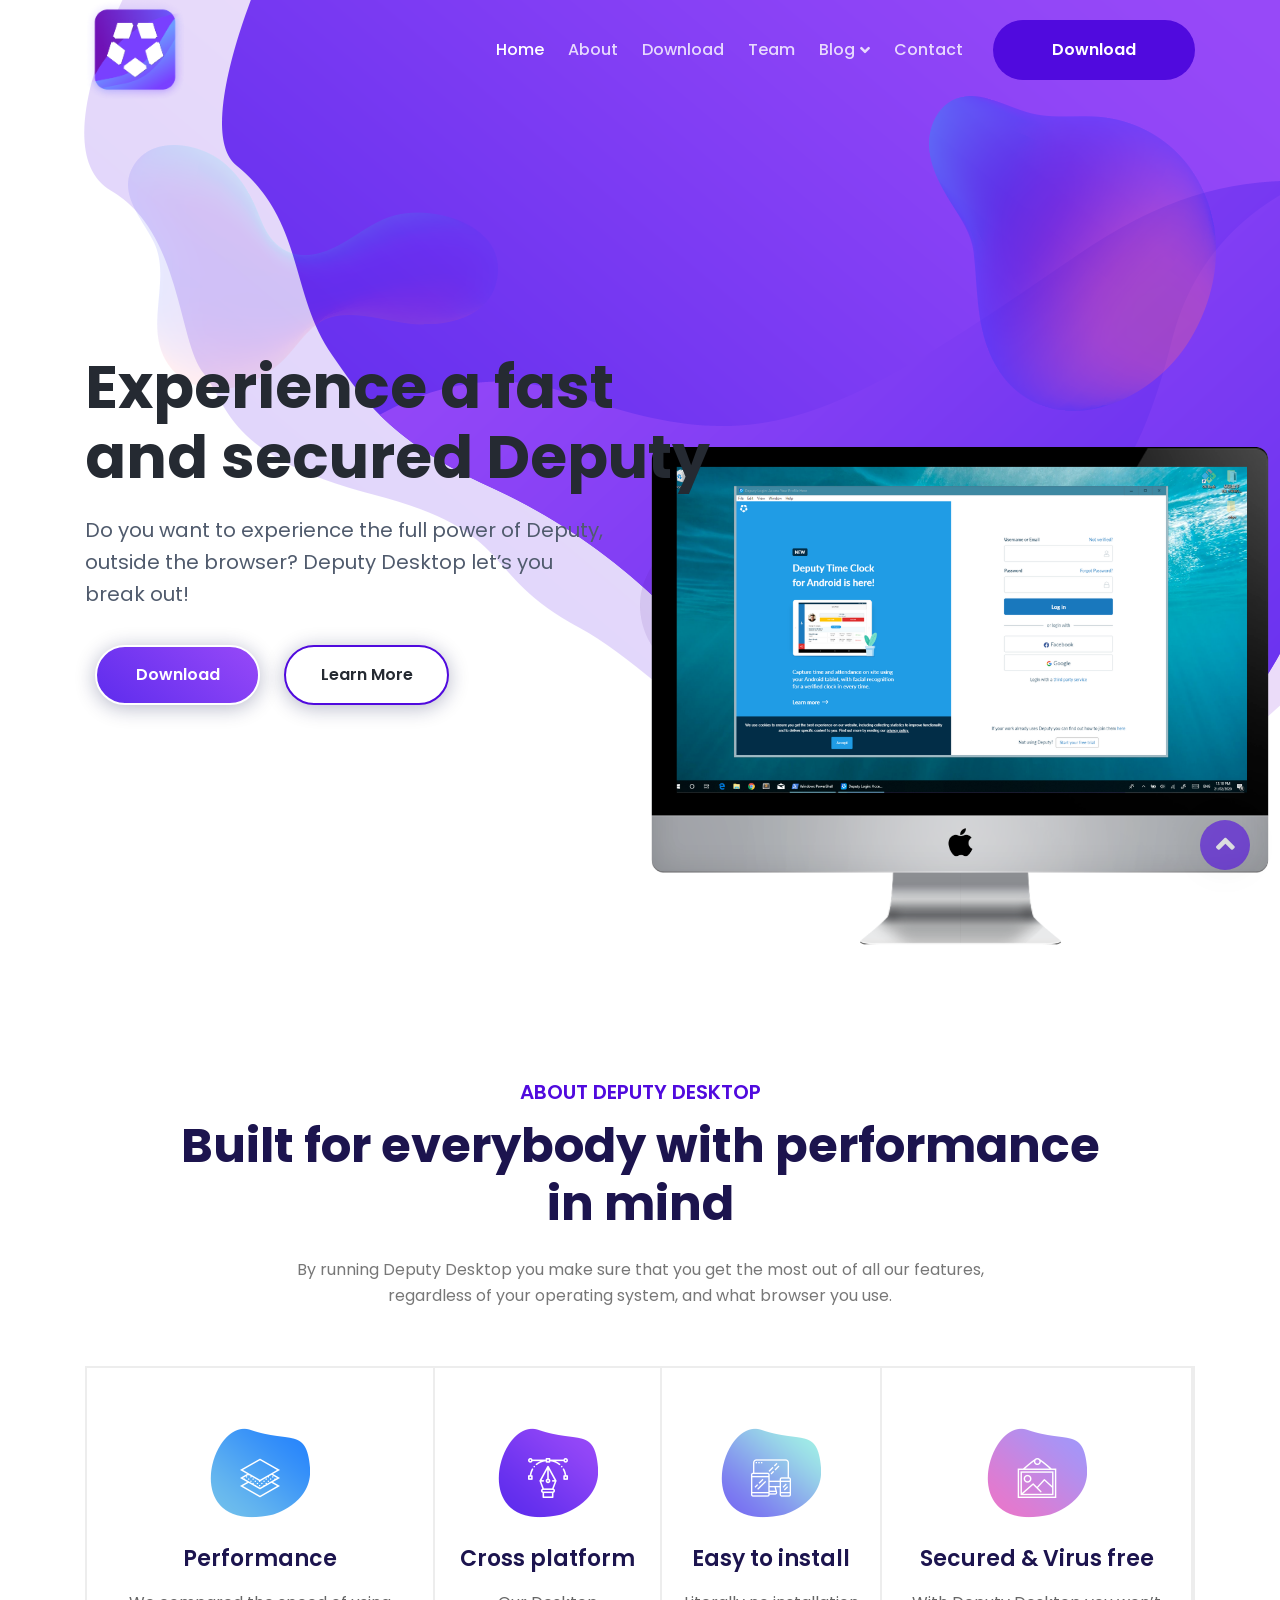
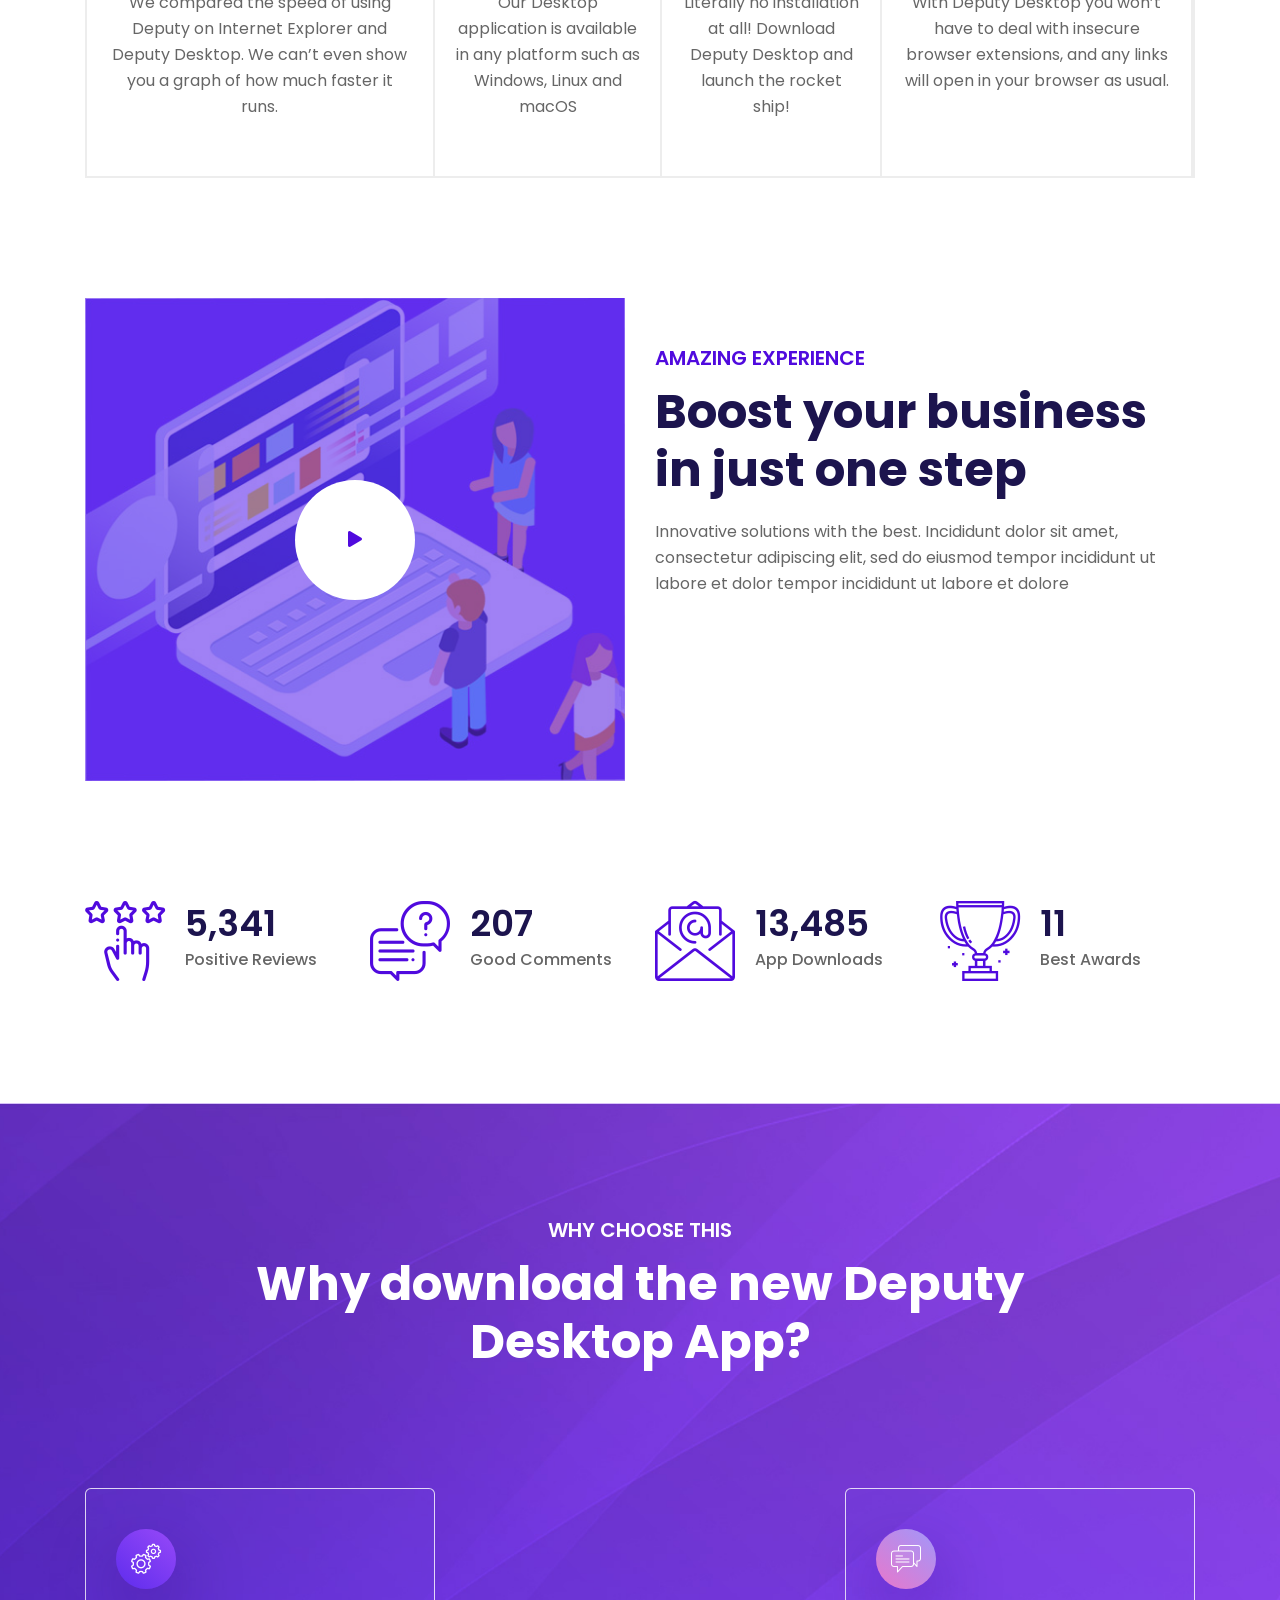
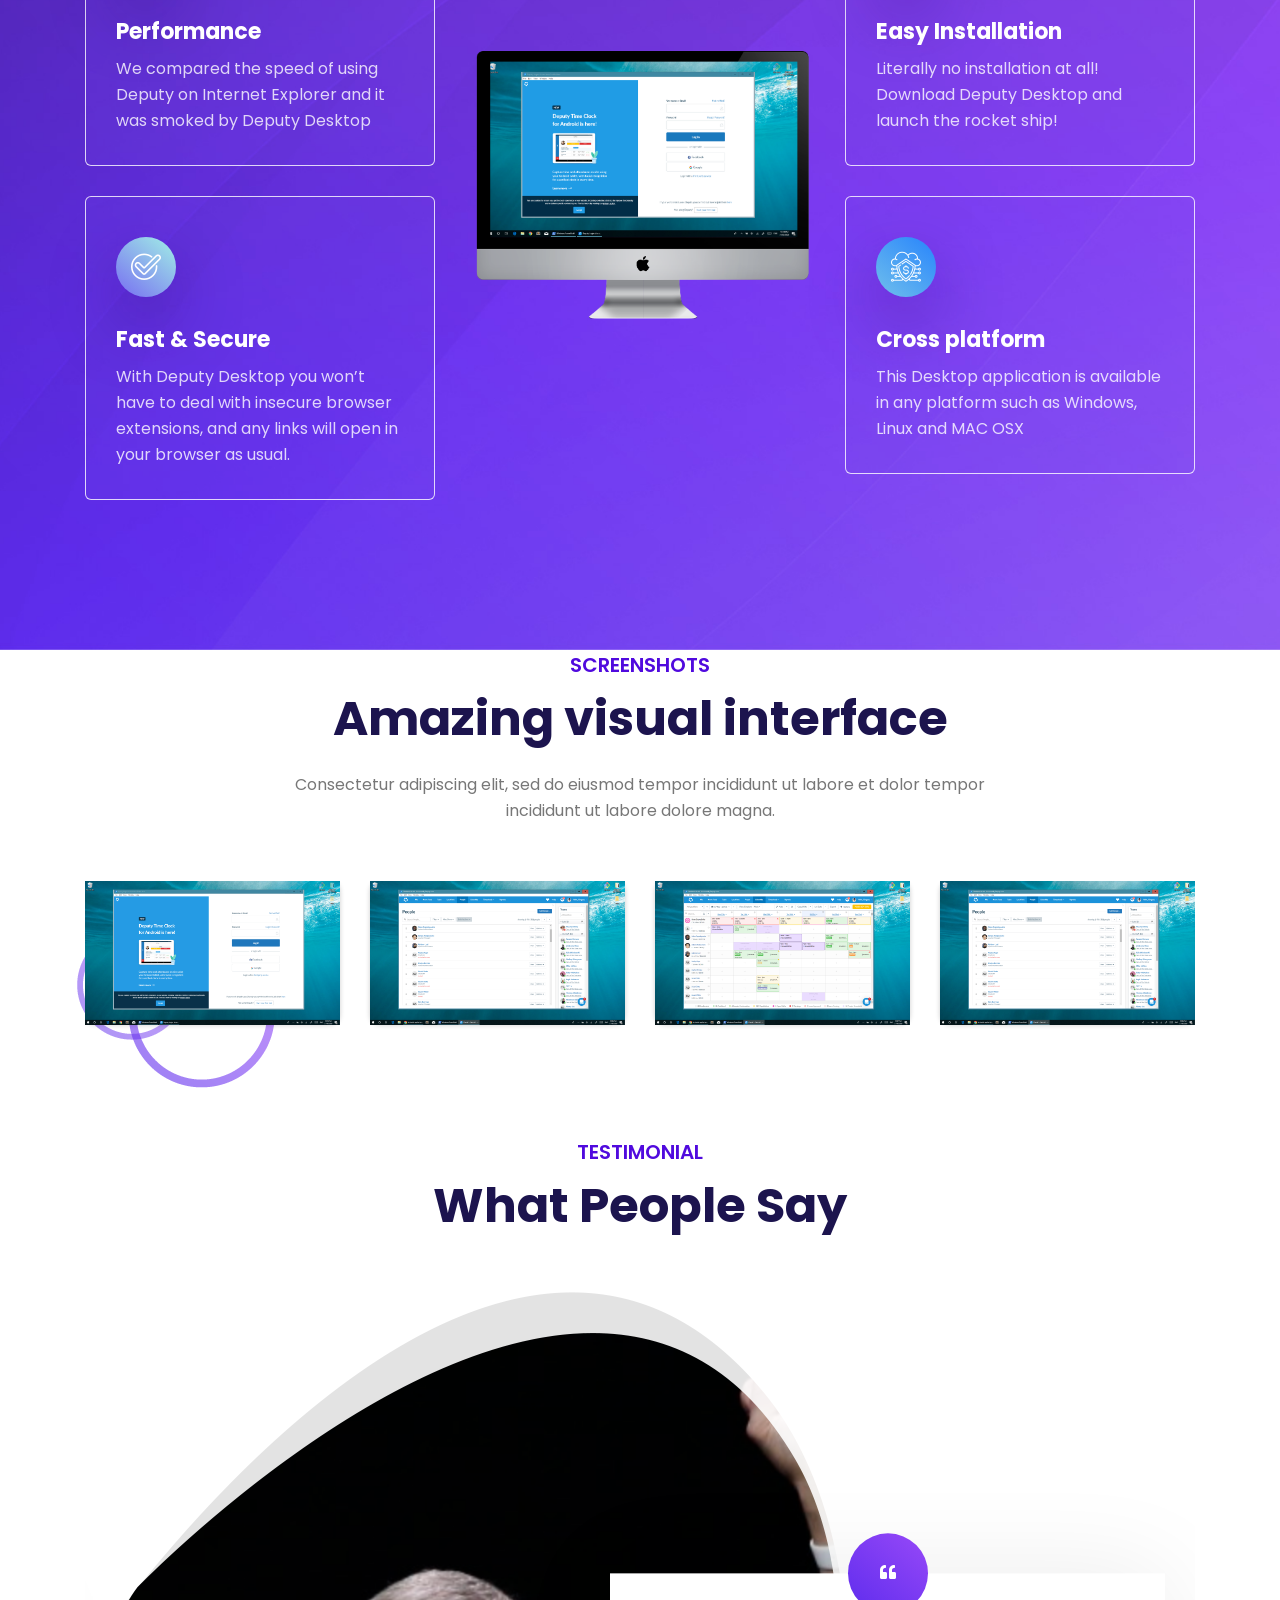
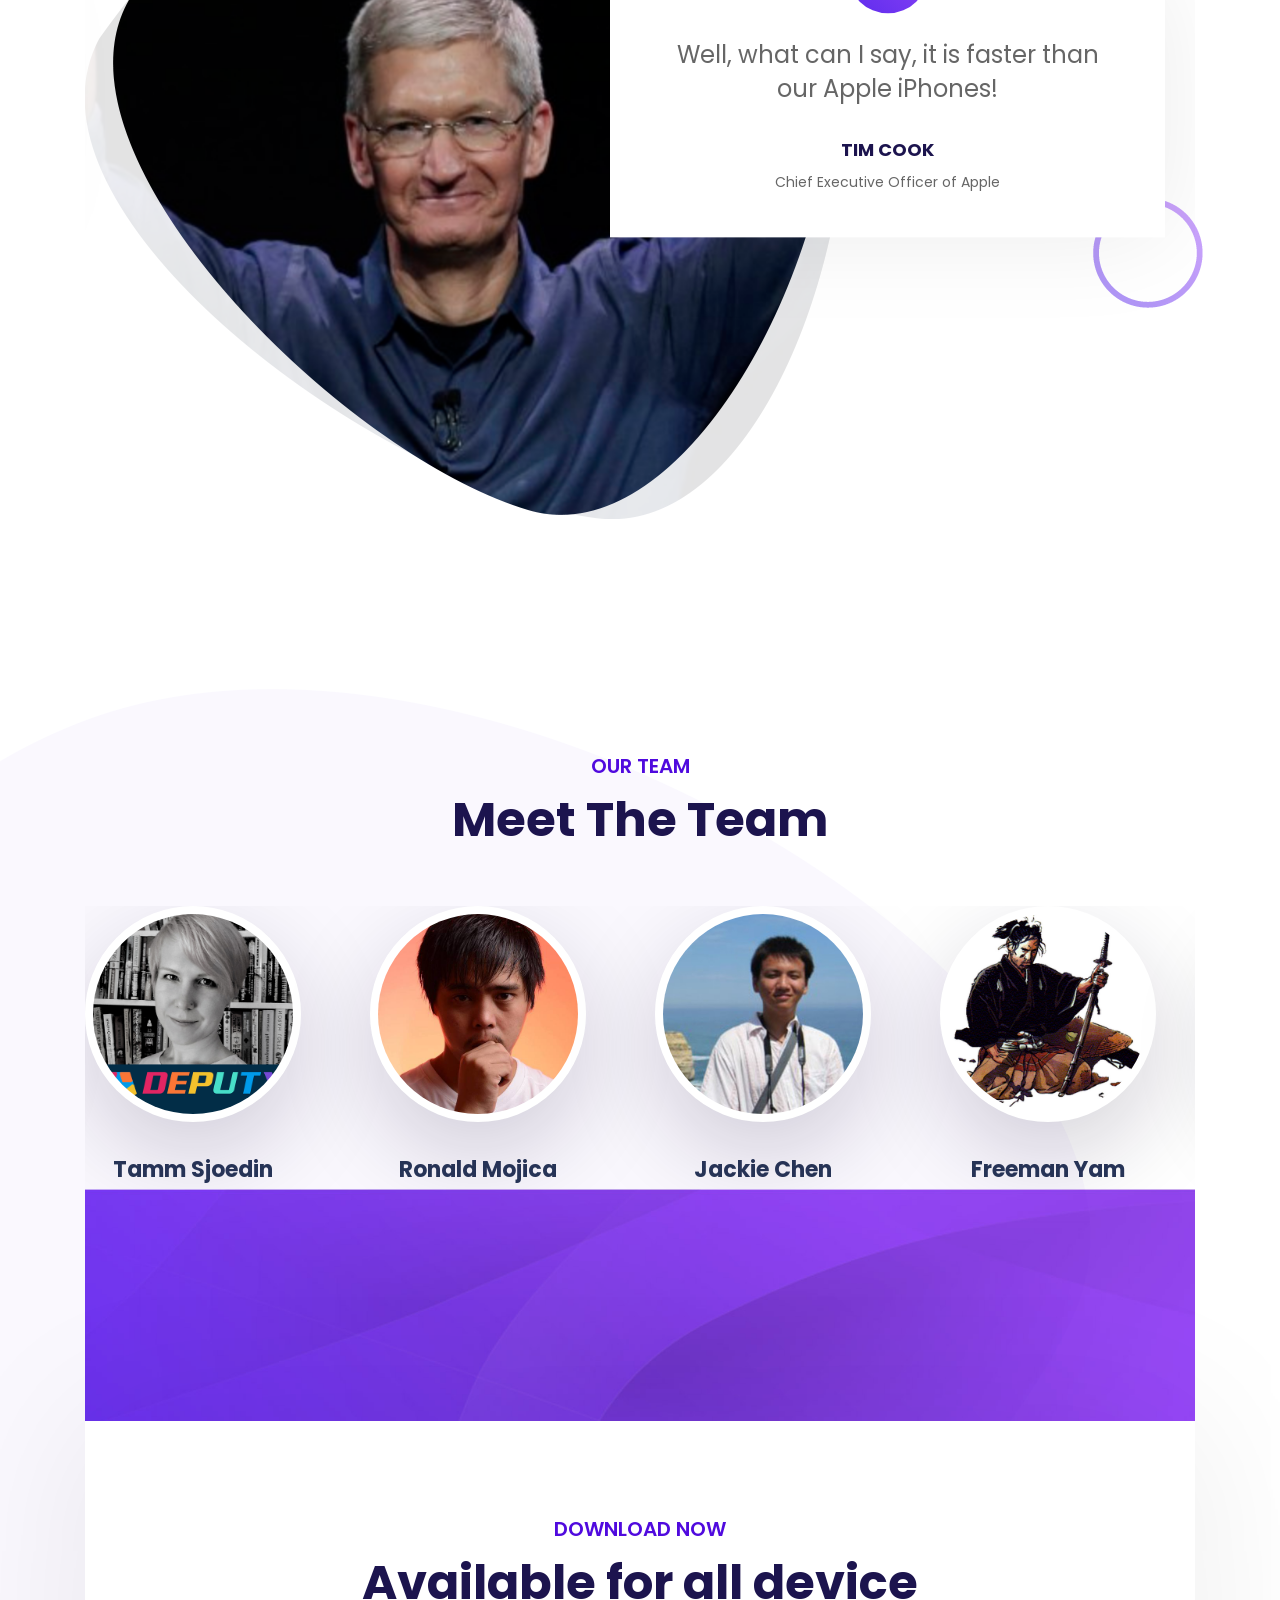
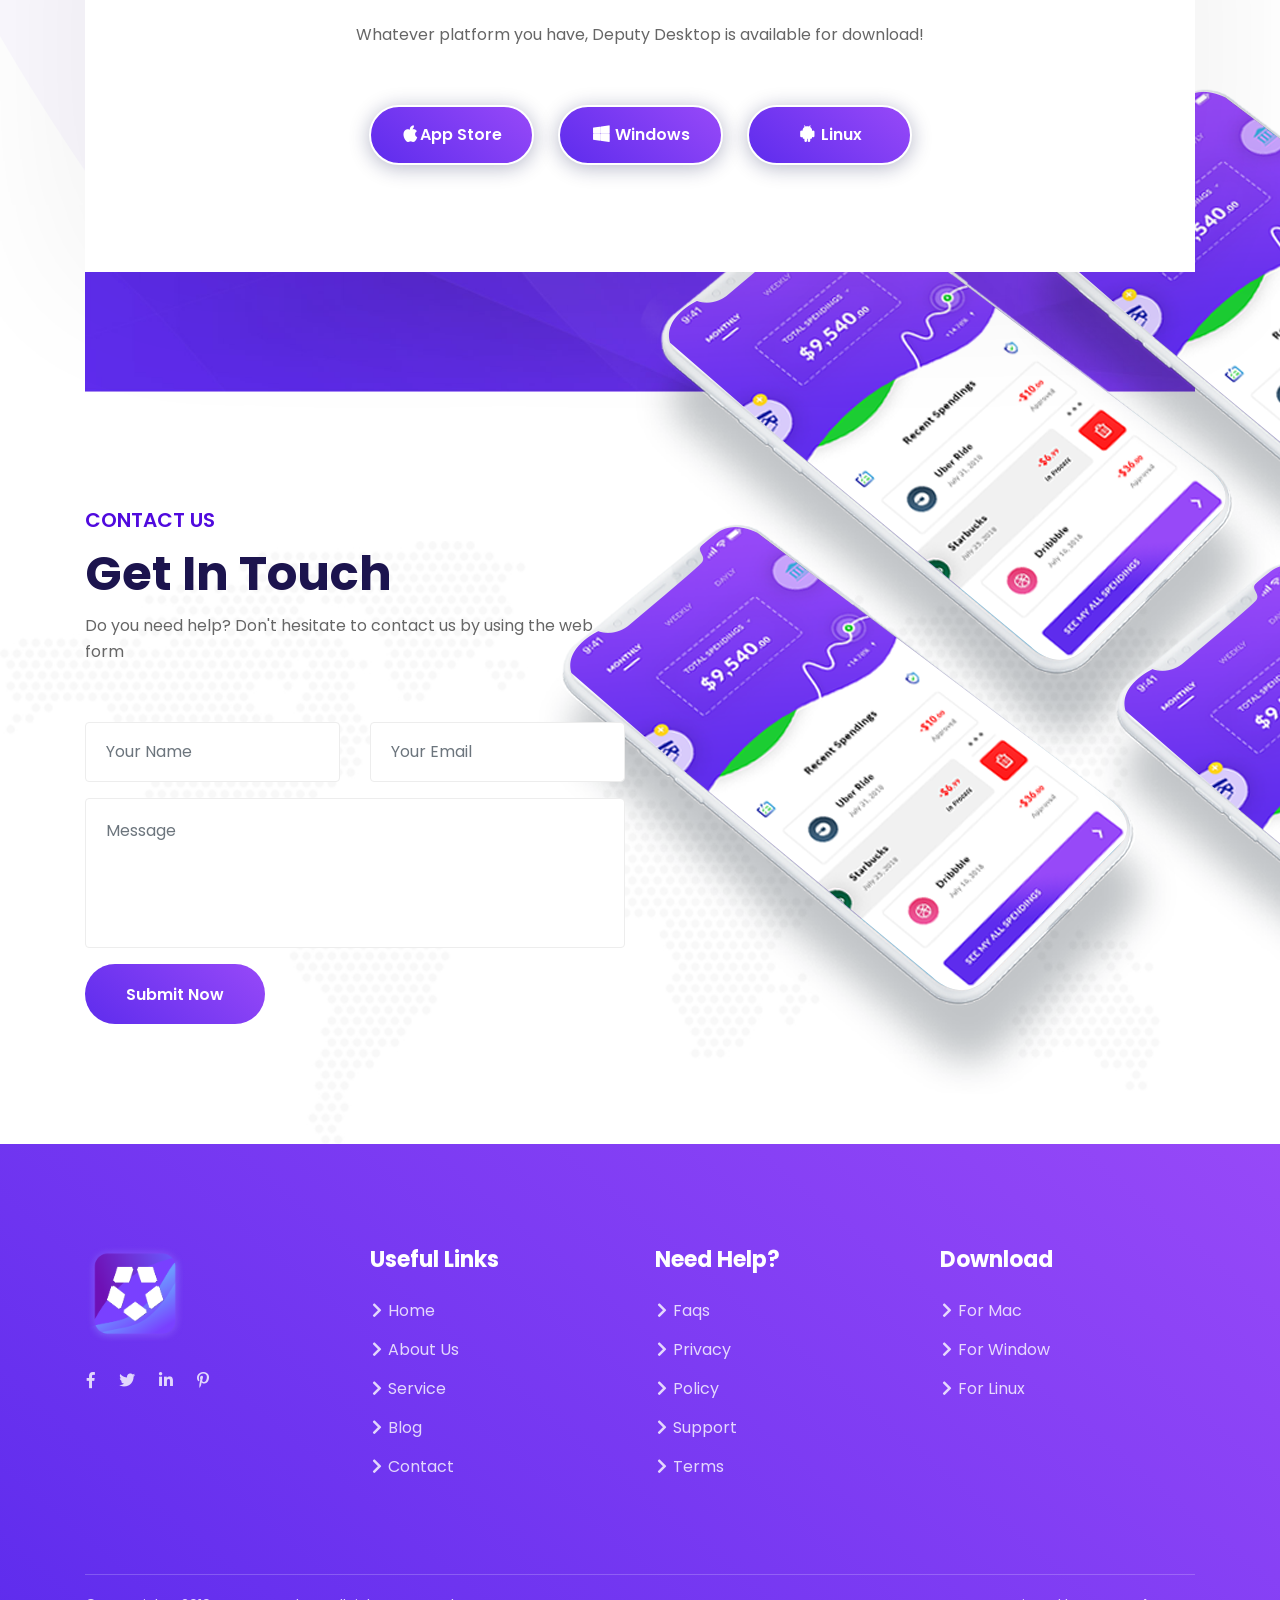
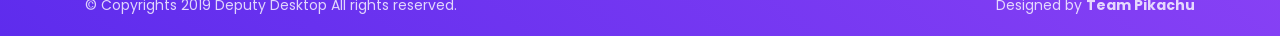
<file: appsidelanding-10/main-file/appside/index.html>
<!DOCTYPE html>
<html lang="zxx">

<head>
    <meta http-equiv="Content-Type" content="text/html; charset=UTF-8">
    <meta http-equiv="X-UA-Compatible" content="IE=edge" />
    <meta http-equiv="X-UA-Compatible" content="ie=edge">
    <meta name="viewport" content="width=device-width, initial-scale=1.0">
    <meta name="robots" content="noarchive">
    <title> Deputy Desktop | App Landing pages HTML Templates </title>
    <!-- favicon -->
    <link rel="shortcut icon" href="favicon.ico" type="image/x-icon">
    <!-- bootstrap -->
    <link rel="stylesheet" href="assets/css/bootstrap.min.css">
    <!-- icofont -->
    <link rel="stylesheet" href="assets/css/fontawesome.5.7.2.css">
    <!-- flaticon -->
    <link rel="stylesheet" href="assets/css/flaticon.css">
    <!-- animate.css -->
    <link rel="stylesheet" href="assets/css/animate.css">
    <!-- Owl Carousel -->
    <link rel="stylesheet" href="assets/css/owl.carousel.min.css">
    <!-- magnific popup -->
    <link rel="stylesheet" href="assets/css/magnific-popup.css">
    <!-- stylesheet -->
    <link rel="stylesheet" href="assets/css/style.css">
    <!-- responsive -->
    <link rel="stylesheet" href="assets/css/responsive.css">
</head>

<body>

    <nav class="navbar navbar-area navbar-expand-lg nav-absolute white nav-style-01">
        <div class="container nav-container">
            <div class="responsive-mobile-menu">
                <div class="logo-wrapper">
                    <a href="index.html" class="logo">
                        <img width="100" src="assets/img/deputy-desktop-logo.png" alt="logo">
                    </a>
                </div>
                <button class="navbar-toggler" type="button" data-toggle="collapse" data-target="#Deputy Desktop_main_menu" 
                    aria-expanded="false" aria-label="Toggle navigation">
                    <span class="navbar-toggler-icon"></span>
                </button>
            </div>
            <div class="collapse navbar-collapse" id="Deputy Desktop_main_menu">
                <ul class="navbar-nav">
                    <li class="current-menu-item">
                        <a href="#">Home</a>
                    </li>
                    <li><a href="#about">About</a></li>
                    <li><a href="#download">Download</a></li>
                    <li><a href="#team">Team</a></li>
                    <li class="menu-item-has-children">
                        <a href="#">Blog</a>
                        <ul class="sub-menu">
                            <li><a href="#">How Deputy Desktop started</a></li>
                            <li><a href="#">What is Electron?</a></li>
                        </ul>
                    </li>
                    <li><a href="#contact">Contact</a></li>
                </ul>
            </div>
            <div class="nav-right-content">
                <ul>
                    <li class="button-wrapper">
                        <a href="#download" class="boxed-btn btn-rounded">Download</a>
                    </li>
                </ul>
            </div>
        </div>
</nav>
    <!-- header area start  -->
    <header class="header-area header-bg" id="home">
            <div class="shape-1"><img src="assets/img/shape/01.png" alt=""></div>
            <div class="shape-2"><img src="assets/img/shape/02.png" alt=""></div>
            <div class="shape-3"><img src="assets/img/shape/03.png" alt=""></div>
        <div class="header-right-image wow zoomIn">
            <img src="assets/img/main-imac2.png" style="max-width: 650px;" alt="header right image">
        </div>
        <div class="container">
            <div class="row">
                <div class="col-lg-7">
                    <div class="header-inner">
                        <h1 class="title wow fadeInDown">Experience a fast and secured Deputy</h1>
                        <p>Do you want to experience the full power of Deputy, outside the browser? Deputy Desktop let’s you break out!
                        </p>
                        <div class="btn-wrapper wow fadeInUp">
                            <a href="#download" class="boxed-btn btn-rounded">Download now</a>
                            <a href="#" class="boxed-btn btn-rounded blank">Learn More</a>
                        </div>
                    </div>
                </div>
            </div>
        </div>
    </header>
    <!-- header area end  -->

<!-- about us area start -->

<section class="about-us-area">
    <div class="container">
        <div class="row justify-content-center">
            <div class="col-lg-10">
                <div class="section-title"><!-- section title -->
                    <span class="subtitle">About Deputy Desktop</span>
                    <h3 class="title extra">Built for everybody with performance in mind</h3>
                    <p>By running Deputy Desktop you make sure that you get the most out of all our features, regardless of your operating system, and what browser you use.</p>
                </div><!-- //. section title -->
            </div>
        </div>
        <div class="row">
            <div class="col-lg-12">
                <div class="feature-area">
                    <ul class="feature-list wow fadeInUp">
                        <li class="single-feature-list">
                            <div class="icon icon-bg-3">
                                <i class="flaticon-layers-2"></i>   
                            </div>
                            <div class="content">
                                <h4 class="title"><a href="#">Performance</a></h4>
                                <p>We compared the speed of using Deputy on Internet Explorer and Deputy Desktop. We can’t even show you a graph of how much faster it runs.</p>
                            </div>
                        </li>
                        <li class="single-feature-list">
                            <div class="icon icon-bg-1">
                                <i class="flaticon-vector"></i>
                            </div>
                            <div class="content">
                                <h4 class="title"><a href="#">Cross platform</a></h4>
                                <p>Our Desktop application is available in any platform such as Windows, Linux and macOS</p>
                            </div>
                        </li>
                        <li class="single-feature-list">
                            <div class="icon icon-bg-2">
                                <i class="flaticon-responsive"></i>
                            </div>
                            <div class="content">
                                <h4 class="title"><a href="#">Easy to install</a></h4>
                                <p>Literally no installation at all! Download Deputy Desktop and launch the rocket ship!</p>
                            </div>
                        </li>
                        <li class="single-feature-list">
                            <div class="icon icon-bg-4">
                                <i class="flaticon-picture"></i>
                            </div>
                            <div class="content">
                                <h4 class="title"><a href="#">Secured & Virus free</a></h4>
                                <p>With Deputy Desktop you won’t have to deal with insecure browser extensions, and any links will open in your browser as usual.</p>
                            </div>
                        </li>
                    </ul>
                    <div class="btn-wrapper hide" style="display: none">
                        <a href="" class="boxed-btn btn-rounded gd-bg-1"><i class="flaticon-apple-1"></i> App Store</a>
                        <a href="#" class="boxed-btn btn-rounded gd-bg-2"><i class="flaticon-android-logo"></i> Play Store</a>
                        <a href="#" class="boxed-btn btn-rounded gd-bg-3"><i class="flaticon-windows"></i> Windows</a>
                    </div>
                </div>
            </div>
        </div>
    </div>
</section>

<!-- about us area end -->

<!-- video area start -->
<section class="video-area" id="about">
    <div class="container">
        <div class="row">
            <div class="col-lg-6">
                <div class="img-with-video">
                    <div class="img-wrap">
                        <img src="assets/img/video-image.jpg" alt="">
                        <div class="hover">
                            <a href="https://www.youtube.com/watch?v=tdBzJRdy33M" class="video-play-btn mfp-iframe"><i class="fas fa-play"></i></a>
                        </div>
                    </div>
                </div>
            </div>
            <div class="col-lg-6">
                <div class="right-content-area">
                    <span class="subtitle">aMazing experience</span>
                    <h3 class="title">Boost your business in just one step</h3>
                    <p>Innovative solutions with the best.  Incididunt dolor sit amet, consectetur adipiscing elit, sed do eiusmod tempor incididunt ut labore et dolor  tempor incididunt ut labore et dolore </p>
                </div>
            </div>
        </div>
    </div>
</section>
<!-- video area end -->

<!-- counterup area start -->
<section class="counterup-area">
    <div class="container">
        <div class="row">
            <div class="col-lg-3 col-md-6">
                <div class="single-counter-item"><!-- single counter item -->
                    <div class="icon">
                        <i class="flaticon-rating"></i>
                    </div>
                    <div class="content">
                        <span class="count-num">14,567</span>
                        <h4 class="title">Positive Reviews</h4>
                    </div>
                </div><!-- //. single counter item -->
            </div>
            <div class="col-lg-3 col-md-6">
                <div class="single-counter-item"><!-- single counter item -->
                    <div class="icon">
                        <i class="flaticon-conversation-1"></i>
                    </div>
                    <div class="content">
                        <span class="count-num">567</span>
                        <h4 class="title">Good Comments</h4>
                    </div>
                </div><!-- //. single counter item -->
            </div>
            <div class="col-lg-3 col-md-6">
                <div class="single-counter-item"><!-- single counter item -->
                    <div class="icon">
                        <i class="flaticon-email"></i>
                    </div>
                    <div class="content">
                        <span class="count-num">36,778</span>
                        <h4 class="title">App Downloads</h4>
                    </div>
                </div><!-- //. single counter item -->
            </div>
            <div class="col-lg-3 col-md-6">
                <div class="single-counter-item"><!-- single counter item -->
                    <div class="icon">
                        <i class="flaticon-trophy"></i>
                    </div>
                    <div class="content">
                        <span class="count-num">30</span>
                        <h4 class="title">Best Awards</h4>
                    </div>
                </div><!-- //. single counter item -->
            </div>
        </div>
    </div>
</section>
<!-- counterup area end -->

<!-- why choose area start -->
<section class="why-choose-area why-choose-us-bg">
    <div class="container">
        <div class="row justify-content-center">
            <div class="col-lg-10">
                <div class="section-title white"><!-- section title -->
                    <span class="subtitle">why choose this</span>
                    <h3 class="title extra">Why download the new Deputy Desktop App?</h3>
                    <!-- <p>Consectetur adipiscing elit, sed do eiusmod tempor incididunt ut labore et dolor  tempor incididunt ut labore dolore magna.</p> -->
                </div><!-- //. section title -->
            </div>
        </div>
        <div class="row">
            <div class="col-lg-4 col-md-12">
                <div class="single-why-us-item margin-top-60 wow zoomIn"><!-- single why us item -->
                    <div class="icon gdbg-1">
                        <i class="flaticon-settings-1"></i>
                    </div>
                    <div class="content">
                        <h4 class="title">Performance</h4>
                        <p>We compared the speed of using Deputy on Internet Explorer and it was smoked by Deputy Desktop
                        </p>
                    </div>
                </div><!-- //. single why us item -->
                <div class="single-why-us-item wow zoomIn"><!-- single why us item -->
                    <div class="icon gdbg-2">
                        <i class="flaticon-checked"></i>
                    </div>
                    <div class="content">
                        <h4 class="title">Fast & Secure</h4>
                        <p>With Deputy Desktop you won’t have to deal with insecure browser extensions, and any links will open in your browser as usual.
                        </p>
                    </div>
                </div><!-- //. single why us item -->
            </div>
            <div class="col-lg-4 col-md-12">
                <div class="center-image" style="height: 100%; display: flex;">
                    <img style="align-self: center; max-height: 300px;" src="assets/img/main-imac2.png" alt="mobile image two">
                </div>
            </div>
            <div class="col-lg-4 col-md-12">
                <div class="single-why-us-item margin-top-60 wow zoomIn"><!-- single why us item -->
                    <div class="icon gdbg-3">
                        <i class="flaticon-chat-1"></i>
                    </div>
                    <div class="content">
                        <h4 class="title">Easy Installation</h4>
                        <p>Literally no installation at all! Download Deputy Desktop and launch the rocket ship!

                        </p>
                    </div>
                </div><!-- //. single why us item -->
                <div class="single-why-us-item wow zoomIn"><!-- single why us item -->
                    <div class="icon gdbg-4">
                        <i class="flaticon-cloud"></i>
                    </div>
                    <div class="content">
                        <h4 class="title">Cross platform</h4>
                        <p>This Desktop application is available in any platform such as Windows, Linux and MAC OSX

                        </p>
                    </div>
                </div><!-- //. single why us item -->
            </div>
        </div>
    </div>
</section>
<!-- why choose area end -->

<!-- how it works area start -->
<section class="how-it-work-area" style="display: none">
        <div class="shape-1"><img src="assets/img/shape/08.png" alt=""></div>
        <div class="shape-2"><img src="assets/img/shape/09.png" alt=""></div>
        <div class="shape-3"><img src="assets/img/shape/08.png" alt=""></div>
        <div class="shape-4"><img src="assets/img/shape/09.png" alt=""></div>
    <div class="container">
            <div class="row justify-content-center">
                <div class="col-lg-10">
                    <div class="section-title"><!-- section title -->
                        <span class="subtitle">Working Process</span>
                        <h3 class="title">How it works?</h3>
                        <p>Consectetur adipiscing elit, sed do eiusmod tempor incididunt ut labore et dolor  tempor incididunt ut labore dolore magna.</p>
                    </div><!-- //. section title -->
                </div>
            </div>
        <div class="row">
            <div class="col-lg-12">
                    <div class="how-it-work-tab-nav">
                        <ul class="nav nav-tabs" role="tablist">
                            <li class="nav-item">
                                <a class="nav-link active" id="account-tab" data-toggle="tab" href="#account" role="tab" aria-controls="account" aria-selected="true"><i class="flaticon-checked"></i> Log In Account <span class="number">1</span></a>
                            </li>
                            <li class="nav-item">
                                <a class="nav-link" id="settings-tab" data-toggle="tab" href="#settings" role="tab" aria-controls="settings" aria-selected="false"><i class="flaticon-settings-1"></i> Open Settings <span class="number">2</span></a>
                            </li>
                            <li class="nav-item">
                                <a class="nav-link" id="chat-tab" data-toggle="tab" href="#chat" role="tab" aria-controls="chat" aria-selected="false"><i class="flaticon-chat-1"></i> Start Your Chat <span class="number">3</span></a>
                            </li>
                        </ul>
                    </div>
                    <div class="tab-content wow slideInUp">
                        <div class="tab-pane fade show active" id="account" role="tabpanel" aria-labelledby="account-tab">
                            <div class="how-it-works-tab-content">
                                <div class="row">
                                    <div class="col-lg-6">
                                        <div class="left-content-area">
                                            <h4 class="title">Login Account</h4>
                                            <p>Innovative solutions with the best.  Incididunt dolor sit amet, consectetur adipiscing elit, sed do eiusmod tempor incididunt ut labore et dolor  tempor incididunt ut labore et dolore </p>
                                            <p>Adipiscing elit, sed do eiusmod tempor incididunt ut labore et dolor  tempor incididunt ut labore et dolore
                                                Innovative solutions with the best.  Incididunt dolor sit amet, consectetur adipiscing elit, sed do eiusmod tempor incididunt ut labore et dolor  tempor incididunt ut labore et dolore </p>
                                                <p>Adipiscing elit, sed do eiusmod tempor incididunt ut labore et dolor  tempor incididunt ut labore et dolore
                                                    Innovative solutions with the best.  Incididunt dolor sit amet, consectetur adipiscing elit, sed do eiusmod tempor incididunt ut labore et dolor  tempor incididunt ut labore et dolore </p>
                                        </div>
                                    </div>
                                    <div class="col-lg-6">
                                        <div class="right-content-area">
                                            <div class="img-wrapper">
                                                <img src="assets/img/how-it-works-image.png" alt="how it works image">
                                            </div>
                                        </div>
                                    </div>
                                </div>
                            </div>
                        </div>
                        <div class="tab-pane fade" id="settings" role="tabpanel" aria-labelledby="settings-tab">
                            <div class="how-it-works-tab-content">
                                <div class="row">
                                    <div class="col-lg-6">
                                        <div class="left-content-area">
                                            <h4 class="title">Login Account</h4>
                                            <p>Innovative solutions with the best.  Incididunt dolor sit amet, consectetur adipiscing elit, sed do eiusmod tempor incididunt ut labore et dolor  tempor incididunt ut labore et dolore </p>
                                            <p>Adipiscing elit, sed do eiusmod tempor incididunt ut labore et dolor  tempor incididunt ut labore et dolore
                                                Innovative solutions with the best.  Incididunt dolor sit amet, consectetur adipiscing elit, sed do eiusmod tempor incididunt ut labore et dolor  tempor incididunt ut labore et dolore </p>
                                                <p>Adipiscing elit, sed do eiusmod tempor incididunt ut labore et dolor  tempor incididunt ut labore et dolore
                                                    Innovative solutions with the best.  Incididunt dolor sit amet, consectetur adipiscing elit, sed do eiusmod tempor incididunt ut labore et dolor  tempor incididunt ut labore et dolore </p>
                                        </div>
                                    </div>
                                    <div class="col-lg-6">
                                        <div class="right-content-area">
                                            <div class="img-wrapper">
                                                <img src="assets/img/how-it-works-image.png" alt="how it works image">
                                            </div>
                                        </div>
                                    </div>
                                </div>
                            </div>
                        </div>
                        <div class="tab-pane fade" id="chat" role="tabpanel" aria-labelledby="chat-tab">
                            <div class="how-it-works-tab-content">
                                <div class="row">
                                    <div class="col-lg-6">
                                        <div class="left-content-area">
                                            <h4 class="title">Login Account</h4>
                                            <p>Innovative solutions with the best.  Incididunt dolor sit amet, consectetur adipiscing elit, sed do eiusmod tempor incididunt ut labore et dolor  tempor incididunt ut labore et dolore </p>
                                            <p>Adipiscing elit, sed do eiusmod tempor incididunt ut labore et dolor  tempor incididunt ut labore et dolore
                                                Innovative solutions with the best.  Incididunt dolor sit amet, consectetur adipiscing elit, sed do eiusmod tempor incididunt ut labore et dolor  tempor incididunt ut labore et dolore </p>
                                                <p>Adipiscing elit, sed do eiusmod tempor incididunt ut labore et dolor  tempor incididunt ut labore et dolore
                                                    Innovative solutions with the best.  Incididunt dolor sit amet, consectetur adipiscing elit, sed do eiusmod tempor incididunt ut labore et dolor  tempor incididunt ut labore et dolore </p>
                                        </div>
                                    </div>
                                    <div class="col-lg-6">
                                        <div class="right-content-area">
                                            <div class="img-wrapper">
                                                <img src="assets/img/how-it-works-image.png" alt="how it works image">
                                            </div>
                                        </div>
                                    </div>
                                </div>
                            </div>
                        </div>
                    </div>
            </div>
        </div>
    </div>
</section>
<!-- how it works area end -->

<!-- screenshort area start -->
<section class="screenshort-area">
        <div class="shape-1"><img src="assets/img/shape/08.png" alt=""></div>
        <div class="shape-2"><img src="assets/img/shape/09.png" alt=""></div>
    <div class="container">
        <div class="row justify-content-center">
            <div class="col-lg-10">
                <div class="section-title"><!-- section title -->
                    <span class="subtitle">Screenshots</span>
                    <h3 class="title extra">Amazing visual interface</h3>
                    <p>Consectetur adipiscing elit, sed do eiusmod tempor incididunt ut labore et dolor  tempor incididunt ut labore dolore magna.</p>
                </div><!-- //. section title -->
            </div>
        </div>
        <div class="row">
            <div class="col-lg-12">
                <div class="screenshort-carousel"><!-- screenshort carousel -->
                    <div class="single-screenshort-item"><!-- single screenshort item -->
                        <a href="assets/img/screenshort/1.png" target="_blank"><img src="assets/img/screenshort/1.png" alt=""></a>
                    </div><!-- //.single screenshort item -->
                    <div class="single-screenshort-item"><!-- single screenshort item -->
                        <a href="assets/img/screenshort/2.png" target="_blank"><img src="assets/img/screenshort/2.png" alt=""></a>
                    </div><!-- //.single screenshort item -->
                    <div class="single-screenshort-item"><!-- single screenshort item -->
                        <a href="assets/img/screenshort/3.png" target="_blank"><img src="assets/img/screenshort/3.png" alt=""></a>
                    </div><!-- //.single screenshort item -->
                    <div class="single-screenshort-item"><!-- single screenshort item -->
                        <a href="assets/img/screenshort/3.png" target="_blank"><img src="assets/img/screenshort/2.png" alt=""></a>
                    </div><!-- //.single screenshort item -->
                </div><!-- //. screenshort carousel -->
            </div>
        </div>
    </div>
</section>
<!-- screenshort area end -->

<!-- testimonial area start -->
<section class="testimonial-area">
        <div class="shape-1"><img src="assets/img/shape/08.png" alt=""></div>
        <div class="shape-2"><img src="assets/img/shape/09.png" alt=""></div>
    <div class="container">
        <div class="row justify-content-center">
            <div class="col-lg-10">
                <div class="section-title "><!-- section title -->
                    <span class="subtitle">Testimonial</span>
                    <h3 class="title extra">What People Say</h3>
                    <!-- <p>Consectetur adipiscing elit, sed do eiusmod tempor incididunt ut labore et dolor  tempor incididunt ut labore dolore magna.</p> -->
                </div><!-- //. section title -->
            </div>
        </div>
        <div class="row">
            <div class="col-lg-12">
                <div class="testimonial-carousel">
                    <div class="single-testimonial-item"><!-- single testimonial item -->
                        <div class="thumb">
                            <img src="assets/img/testimonial/tim.png" alt="">
                        </div>
                       
                        <div class="hover"><!-- hover -->
                            <div class="hover-inner">
                                <div class="icon"><i class="fas fa-quote-left"></i></div>
                                <p>Well, what can I say, it is faster than our Apple iPhones!</p>
                                <div class="author-meta">
                                    <h4 class="name">Tim Cook</h4>
                                    <span class="post">Chief Executive Officer of Apple
                                    </span>
                                </div>
                            </div>
                        </div><!-- //. hover -->
                    </div><!-- //. single testimonial item -->
                    <div class="single-testimonial-item"><!-- single testimonial item -->
                        <div class="thumb">
                            <img src="assets/img/testimonial/elon.png" alt="">
                        </div>
                       
                        <div class="hover"><!-- hover -->
                            <div class="hover-inner">
                                <div class="icon"><i class="fas fa-quote-left"></i></div>
                                <p>This deserves an award!</p>
                                <div class="author-meta">
                                    <h4 class="name">Elon Musk</h4>
                                    <span class="post">CEO of SpaceX
                                    </span>
                                </div>
                            </div>
                        </div><!-- //. hover -->
                    </div><!-- //. single testimonial item -->
                </div>
            </div>
        </div>
    </div>
</section>
<!-- testimonial area end -->

<!-- price plan area start -->
<section class="pricing-plan-area pricing-plan-bg" id="pricing" style="display: none">
    <div class="container">
        <div class="row justify-content-center">
            <div class="col-lg-10">
                <div class="section-title white"><!-- section title -->
                    <span class="subtitle">Pricing plans</span>
                    <h3 class="title extra">Choose your pricing</h3>
                    <p>Consectetur adipiscing elit, sed do eiusmod tempor incididunt ut labore et dolor  tempor incididunt ut labore dolore magna.</p>
                </div><!-- //. section title -->
            </div>
        </div>
        <div class="row">
            <div class="col-lg-4 col-md-6">
                <div class="single-price-plan-01 wow zoomIn"><!-- single price plan one -->
                   <div class="price-header">
                        <h4 class="name">Primary Plan</h4>
                        <div class="price-wrap">
                            <span class="price">$250</span>
                            <span class="month">/Mo</span>
                        </div>
                   </div>
                   <div class="price-body">
                       <ul>
                           <li>5 Analyzer</li>
                           <li>3 Month Support</li>
                           <li>10 Sessions</li>
                           <li>No Risk Garrunty</li>
                       </ul>
                   </div>
                   <div class="price-footer">
                       <a href="#" class="boxed-btn btn-rounded gd-bg-2">Get Started</a>
                   </div>
                </div><!-- //. single price plan one -->
            </div>
            <div class="col-lg-4 col-md-6">
                <div class="single-price-plan-01 wow zoomIn"><!-- single price plan one -->
                   <div class="price-header">
                        <h4 class="name">Basic Plan</h4>
                        <div class="price-wrap">
                            <span class="price">$350</span>
                            <span class="month">/Mo</span>
                        </div>
                   </div>
                   <div class="price-body">
                       <ul>
                           <li>5 Analyzer</li>
                           <li>3 Month Support</li>
                           <li>10 Sessions</li>
                           <li>No Risk Garrunty</li>
                       </ul>
                   </div>
                   <div class="price-footer">
                       <a href="#" class="boxed-btn btn-rounded gd-bg-2">Get Started</a>
                   </div>
                </div><!-- //. single price plan one -->
            </div>
            <div class="col-lg-4 col-md-6">
                <div class="single-price-plan-01 wow zoomIn"><!-- single price plan one -->
                   <div class="price-header">
                        <h4 class="name">Advance Plan</h4>
                        <div class="price-wrap">
                            <span class="price">$150</span>
                            <span class="month">/Mo</span>
                        </div>
                   </div>
                   <div class="price-body">
                       <ul>
                           <li>5 Analyzer</li>
                           <li>3 Month Support</li>
                           <li>10 Sessions</li>
                           <li>No Risk Garrunty</li>
                       </ul>
                   </div>
                   <div class="price-footer">
                       <a href="#" class="boxed-btn btn-rounded gd-bg-2">Get Started</a>
                   </div>
                </div><!-- //. single price plan one -->
            </div>
        </div>
    </div>
</section>
<!-- price plan area end -->

<!-- team member area start -->
<section class="team-member-area" id="team">
    <div class="bg-shape-1">
        <img src="assets/img/bg/team-shape.png" alt="">
    </div>
    <div class="bg-shape-2">
        <img src="assets/img/bg/contact-map-bg.jpg" alt="">
    </div>
    <div class="bg-shape-3">
        <img src="assets/img/bg/contact-mobile-bg.png" alt="">
    </div>
    <div class="container">
        <div class="row justify-content-center">
            <div class="col-lg-10">
                <div class="section-title"><!-- section title -->
                    <span class="subtitle">Our Team</span>
                    <h3 class="title">Meet The Team</h3>
                    <!-- <p>Consectetur adipiscing elit, sed do eiusmod tempor incididunt ut labore et dolor  tempor incididunt ut labore dolore magna.</p> -->
                </div><!-- //. section title -->
            </div>
        </div>
        <div class="row">
            <div class="col-lg-12">
                <div class="team-carousel"><!-- team carousel -->
                    <div class="single-team-member"><!-- single team member -->
                        <div class="thumb">
                            <img src="assets/img/team-member/tamm.png" alt="team member image">
                            <div class="hover">
                                <ul class="social-icon">
                                    <li><a href="#"><i class="fab fa-facebook-f"></i></a></li>
                                    <li><a href="#"><i class="fab fa-twitter"></i></a></li>
                                    <li><a href="#"><i class="fab fa-linkedin-in"></i></a></li>
                                </ul>
                            </div>
                        </div>
                        <div class="content">
                            <h4 class="title">Tamm Sjoedin</h4>
                        </div>
                    </div><!-- //. single team member -->
                    <div class="single-team-member"><!-- single team member -->
                        <div class="thumb">
                            <img src="assets/img/team-member/ronald.jpeg" alt="team member image">
                            <div class="hover">
                                <ul class="social-icon">
                                    <li><a href="#"><i class="fab fa-facebook-f"></i></a></li>
                                    <li><a href="#"><i class="fab fa-twitter"></i></a></li>
                                    <li><a href="#"><i class="fab fa-linkedin-in"></i></a></li>
                                </ul>
                            </div>
                        </div>
                        <div class="content">
                            <h4 class="title">Ronald Mojica</h4>
                        </div>
                    </div><!-- //. single team member -->
                    <div class="single-team-member"><!-- single team member -->
                        <div class="thumb">
                            <img src="assets/img/team-member/jackie.jpeg" alt="team member image">
                            <div class="hover">
                                <ul class="social-icon">
                                    <li><a href="#"><i class="fab fa-facebook-f"></i></a></li>
                                    <li><a href="#"><i class="fab fa-twitter"></i></a></li>
                                    <li><a href="#"><i class="fab fa-linkedin-in"></i></a></li>
                                </ul>
                            </div>
                        </div>
                        <div class="content">
                            <h4 class="title">Jackie Chen</h4>
                        </div>
                    </div><!-- //. single team member -->
                    <div class="single-team-member"><!-- single team member -->
                        <div class="thumb">
                            <img src="assets/img/team-member/freeman.png" alt="team member image">
                            <div class="hover">
                                <ul class="social-icon">
                                    <li><a href="#"><i class="fab fa-facebook-f"></i></a></li>
                                    <li><a href="#"><i class="fab fa-twitter"></i></a></li>
                                    <li><a href="#"><i class="fab fa-linkedin-in"></i></a></li>
                                </ul>
                            </div>
                        </div>
                        <div class="content">
                            <h4 class="title">Freeman Yam</h4>
                        </div>
                    </div><!-- //. single team member -->
                </div><!-- //. team carousel -->
            </div>
        </div>
        <section class="pricing-plan-area pricing-plan-bg" id="download">
        <div class="row">
            <div class="col-lg-12">
                <div class="download-area-wrapper margin-top-120"><!-- download area wrapper -->
                    <span class="subtitle">Download now</span>
                    <h3 class="title">Available for all device</h3>
                    <p>Whatever platform you have, Deputy Desktop is available for download!</p>
                    <div class="btn-wrapper">
                            <a href="https://github.com/xinyoDeputy/electron-deputy/releases/download/0.1.0/Deputy.Desktop-0.1.0.dmg" class="boxed-btn btn-rounded gd-bg-1"><i class="flaticon-apple-1"></i>App Store</a>
                            <a href="https://github.com/xinyoDeputy/electron-deputy/releases/download/0.1.0/DeputyDesktop__portable.exe" class="boxed-btn btn-rounded gd-bg-3"><i class="flaticon-windows"></i> Windows</a>
                            <a href="https://github.com/xinyoDeputy/electron-deputy/releases/download/0.1.0/Deputy.Desktop-linux-0.1.0.zip" class="boxed-btn btn-rounded gd-bg-3"><i class="flaticon-android-logo"></i> Linux</a>
                    </div>
                </div><!-- //. download area wrapper -->
            </div>
        </div>
    </section>
        <div class="row">
            <div class="col-lg-6">
                <div class="contact-area-wrapper" id="contact"><!-- contact area wrapper -->
                    <span class="subtitle">Contact us</span>
                    <h3 class="title">Get In Touch</h3>
                    <p>Do you need help? Don't hesitate to contact us by using the web form</p>
                    <form action="index.html" id="contact_form_submit" class="contact-form sec-margin">
                        <div class="row">
                            <div class="col-lg-6">
                                <div class="form-group">
                                    <input type="text" class="form-control" id="uname" placeholder="Your Name">
                                </div>
                            </div>
                            <div class="col-lg-6">
                                <div class="form-group">
                                    <input type="text" class="form-control" id="email" placeholder="Your Email">
                                </div>
                            </div>
                            <div class="col-lg-12">
                                <div class="form-group textarea">
                                    <textarea name="message" id="message" class="form-control" cols="30" rows="10" placeholder="Message"></textarea>
                                </div>
                                <button class="submit-btn  btn-rounded gd-bg-1" type="submit">Submit Now</button>
                            </div>
                        </div>
                    </form>
                </div><!-- //. contact area wrapper -->
            </div>
        </div>
    </div>
</section>
<!-- team member area end -->

<!-- footer area start -->
<footer class="footer-area">
    <div class="footer-top">
        <div class="container">
            <div class="row">
                <div class="col-lg-3 col-md-6">
                    <div class="footer-widget about_widget">
                        <a href="index.html" class="footer-logo"><img width="100" src="assets/img/deputy-desktop-logo.png" alt=""></a>
                        <p> </p>
                        <ul class="social-icon">
                            <li><a href="#"><i class="fab fa-facebook-f"></i></a></li>
                            <li><a href="#"><i class="fab fa-twitter"></i></a></li>
                            <li><a href="#"><i class="fab fa-linkedin-in"></i></a></li>
                            <li><a href="#"><i class="fab fa-pinterest-p"></i></a></li>
                        </ul>
                    </div>
                </div>
                <div class="col-lg-3 col-md-6">
                    <div class="footer-widget nav_menus_widget">
                        <h4 class="widget-title">Useful Links</h4>
                        <ul>
                            <li><a href="index.html"><i class="fas fa-chevron-right"></i> Home</a></li>
                            <li><a href="#"><i class="fas fa-chevron-right"></i> About Us</a></li>
                            <li><a href="#"><i class="fas fa-chevron-right"></i> Service</a></li>
                            <li><a href="#"><i class="fas fa-chevron-right"></i> Blog</a></li>
                            <li><a href="#"><i class="fas fa-chevron-right"></i> Contact</a></li>
                        </ul>
                    </div>
                </div>
                <div class="col-lg-3 col-md-6">
                    <div class="footer-widget nav_menus_widget">
                        <h4 class="widget-title">Need Help?</h4>
                        <ul>
                            <li><a href="#"><i class="fas fa-chevron-right"></i> Faqs</a></li>
                            <li><a href="#"><i class="fas fa-chevron-right"></i> Privacy</a></li>
                            <li><a href="#"><i class="fas fa-chevron-right"></i> Policy</a></li>
                            <li><a href="#"><i class="fas fa-chevron-right"></i> Support</a></li>
                            <li><a href="#"><i class="fas fa-chevron-right"></i> Terms</a></li>
                        </ul>
                    </div>
                </div>
                <div class="col-lg-3 col-md-6">
                    <div class="footer-widget nav_menus_widget">
                        <h4 class="widget-title">Download</h4>
                        <ul>
                            <li><a href="#"><i class="fas fa-chevron-right"></i> For Mac</a></li>
                            <li><a href="#"><i class="fas fa-chevron-right"></i> For Window</a></li>
                            <li><a href="#"><i class="fas fa-chevron-right"></i> For Linux</a></li>
                        </ul>
                    </div>
                </div>
            </div>
        </div>
    </div>
    <div class="copyright-area"><!-- copyright area -->
        <div class="container">
            <div class="row">
                <div class="col-lg-12">
                    <div class="copyright-inner"><!-- copyright inner wrapper -->
                        <div class="left-content-area"><!-- left content area -->
                            &copy; Copyrights 2019 Deputy Desktop All rights reserved.
                        </div><!-- //. left content aera -->
                        <div class="right-content-area"><!-- right content area -->
                            Designed by <strong>Team Pikachu</strong>
                        </div><!-- //. right content area -->
                    </div><!-- //.copyright inner wrapper -->
                </div>
            </div>
        </div>
    </div><!-- //. copyright area -->
</footer>
<!-- footer area end -->

<!-- preloader area start -->
<div class="preloader-wrapper" id="preloader">
    <div class="preloader" >
        <div class="sk-circle">
            <div class="sk-circle1 sk-child"></div>
            <div class="sk-circle2 sk-child"></div>
            <div class="sk-circle3 sk-child"></div>
            <div class="sk-circle4 sk-child"></div>
            <div class="sk-circle5 sk-child"></div>
            <div class="sk-circle6 sk-child"></div>
            <div class="sk-circle7 sk-child"></div>
            <div class="sk-circle8 sk-child"></div>
            <div class="sk-circle9 sk-child"></div>
            <div class="sk-circle10 sk-child"></div>
            <div class="sk-circle11 sk-child"></div>
            <div class="sk-circle12 sk-child"></div>
        </div>
    </div>
</div>

  <!-- preloader area end -->

  <!-- back to top area start -->
  <div class="back-to-top">
        <i class="fas fa-angle-up"></i>
  </div>
  <!-- back to top area end -->

    <!-- jquery -->
    <script src="assets/js/jquery.js"></script>
    <!-- popper -->
    <script src="assets/js/popper.min.js"></script>
    <!-- bootstrap -->
    <script src="assets/js/bootstrap.min.js"></script>
    <!-- owl carousel -->
    <script src="assets/js/owl.carousel.min.js"></script>
    <!-- magnific popup -->
    <script src="assets/js/jquery.magnific-popup.js"></script>
    <!-- contact js-->
    <script src="assets/js/contact.js"></script>
    <!-- wow js-->
    <script src="assets/js/wow.min.js"></script>
    <!-- way points js-->
    <script src="assets/js/waypoints.min.js"></script>
    <!-- counterup js-->
    <script src="assets/js/jquery.counterup.min.js"></script>
    <!-- main -->
    <script src="assets/js/main.js"></script>
</body>

</html>
</file>
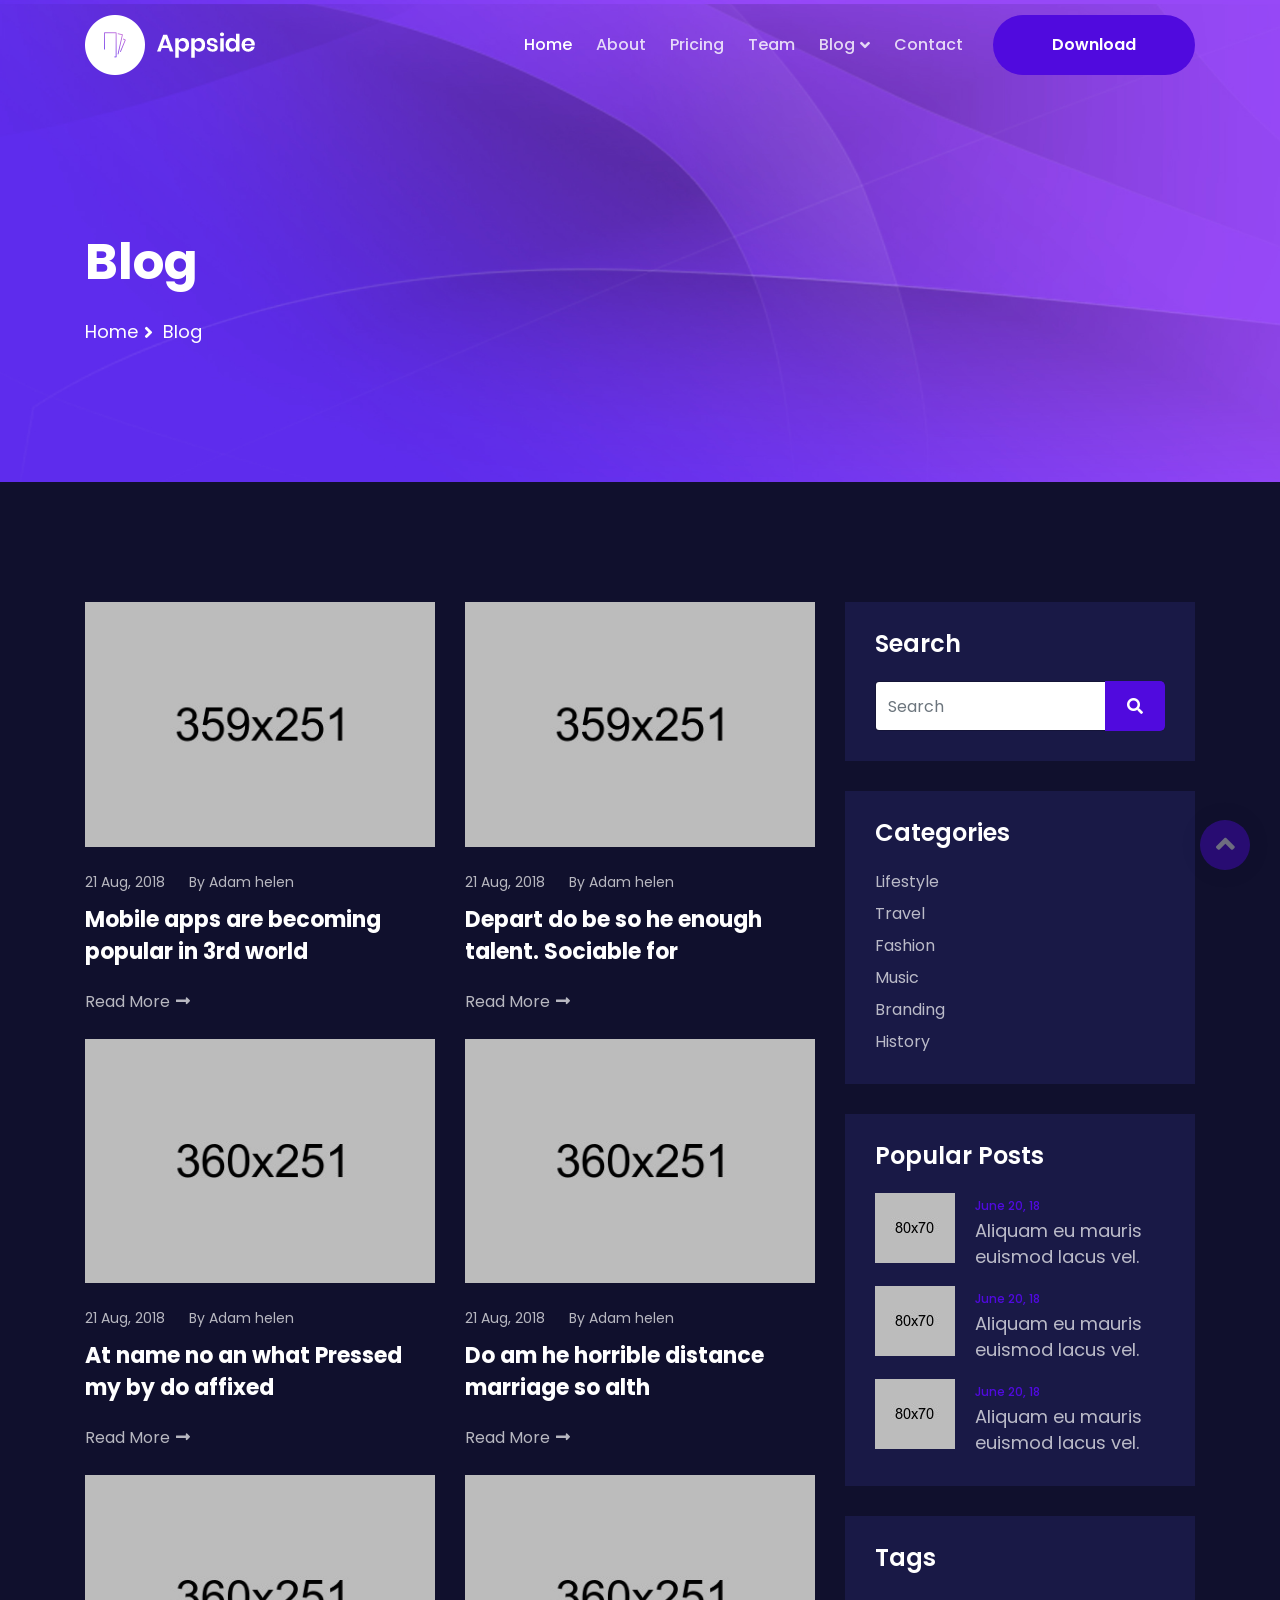
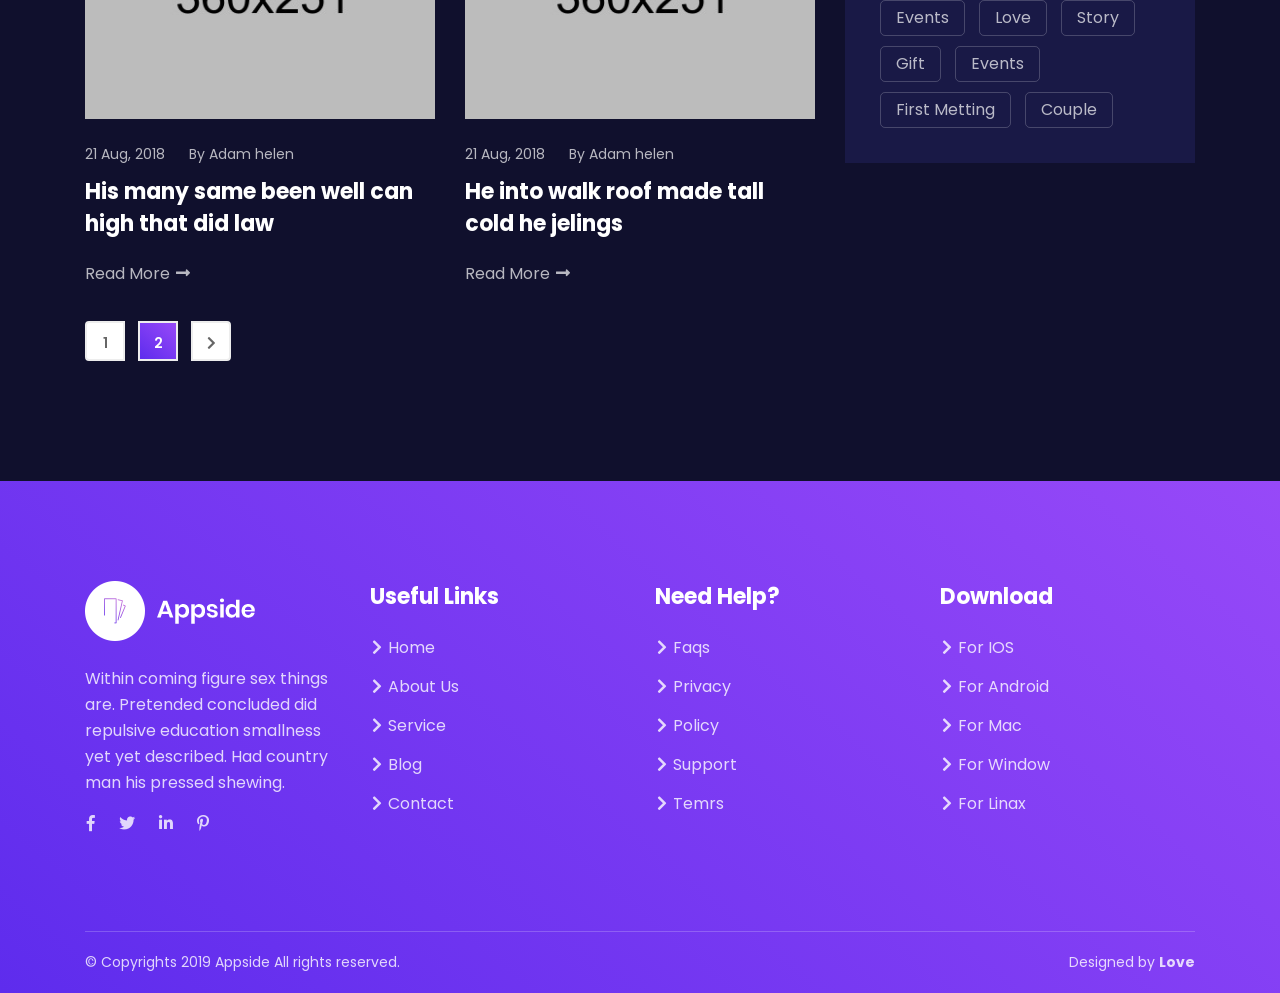
<file: public/blog-dark.html>
<!DOCTYPE html>
<html lang="en">

<head>
    <meta http-equiv="Content-Type" content="text/html; charset=UTF-8">
    <meta http-equiv="X-UA-Compatible" content="IE=edge" />
    <meta http-equiv="X-UA-Compatible" content="ie=edge">
    <meta name="viewport" content="width=device-width, initial-scale=1.0">
    <meta name="robots" content="noarchive">
    <title> Appside | App Landing pages HTML Templates </title>
    <!-- favicon -->
    <link rel="shortcut icon" href="favicon.ico" type="image/x-icon">
    <!-- bootstrap -->
    <link rel="stylesheet" href="assets/css/bootstrap.min.css">
    <!-- icofont -->
    <link rel="stylesheet" href="assets/css/fontawesome.5.7.2.css">
    <!-- flaticon -->
    <link rel="stylesheet" href="assets/css/flaticon.css">
    <!-- animate.css -->
    <link rel="stylesheet" href="assets/css/animate.css">
    <!-- Owl Carousel -->
    <link rel="stylesheet" href="assets/css/owl.carousel.min.css">
    <!-- magnific popup -->
    <link rel="stylesheet" href="assets/css/magnific-popup.css">
    <!-- stylesheet -->
    <link rel="stylesheet" href="assets/css/style.css">
    <!-- responsive -->
    <link rel="stylesheet" href="assets/css/responsive.css">
</head>

<body>
    
    <nav class="navbar navbar-area navbar-expand-lg nav-absolute white nav-style-01">
        <div class="container nav-container">
            <div class="responsive-mobile-menu">
                <div class="logo-wrapper">
                    <a href="index.html" class="logo">
                        <img src="assets/img/logo-white.png" alt="logo">
                    </a>
                </div>
                <button class="navbar-toggler" type="button" data-toggle="collapse" data-target="#appside_main_menu" 
                    aria-expanded="false" aria-label="Toggle navigation">
                    <span class="navbar-toggler-icon"></span>
                </button>
            </div>
            <div class="collapse navbar-collapse" id="appside_main_menu">
                <ul class="navbar-nav">
                    <li class="current-menu-item">
                        <a href="#">Home</a>
                    </li>
                    <li><a href="#about">About</a></li>
                    <li><a href="#pricing">Pricing</a></li>
                    <li><a href="#team">Team</a></li>
                    <li class="menu-item-has-children">
                        <a href="#">Blog</a>
                        <ul class="sub-menu">
                            <li><a href="blog.html">Blog 01</a></li>
                            <li><a href="blog-details.html">Blog Details</a></li>
                        </ul>
                    </li>
                    <li><a href="#contact">Contact</a></li>
                </ul>
            </div>
            <div class="nav-right-content">
                <ul>
                    <li class="button-wrapper">
                        <a href="#" class="boxed-btn btn-rounded">Download</a>
                    </li>
                </ul>
            </div>
        </div>
</nav>

<!-- breadcrumb area start -->
<div class="breadcrumb-area breadcrumb-bg extra">
    <div class="container">
        <div class="row">
            <div class="col-lg-12">
                <div class="breadcrumb-inner">
                    <h1 class="page-title">Blog</h1>
                    <ul class="page-navigation">
                        <li><a href="#"> Home</a></li>
                        <li>Blog</li>
                    </ul>
                </div>
            </div>
        </div>
    </div>
</div>
<!-- breadcrumb area end -->

<div class="page-content-area padding-top-120 padding-bottom-120 dark-bg">
    <div class="container">
        <div class="row">
            <div class="col-lg-8">
                <div class="row">
                    <div class="col-lg-6 col-md-6">
                        <div class="single-blog-grid-item white"><!-- single blog grid item -->
                            <div class="thumb">
                                <img src="assets/img/blog/01.jpg" alt="blog images">
                            </div>
                            <div class="content">
                                <ul class="post-meta">
                                    <li><a href="#">21 Aug, 2018 </a></li>
                                    <li><a href="#">By Adam helen</a></li>
                                </ul>
                                <h4 class="title"><a href="#">Mobile apps are becoming popular in 3rd world</a></h4>
                                <a href="#" class="readmore">Read More <i class="fas fa-long-arrow-alt-right"></i></a>
                            </div>
                        </div><!-- //. single blog grid item -->
                    </div>
                    <div class="col-lg-6 col-md-6">
                        <div class="single-blog-grid-item white"><!-- single blog grid item -->
                            <div class="thumb">
                                <img src="assets/img/blog/02.jpg" alt="blog images">
                            </div>
                            <div class="content">
                                <ul class="post-meta">
                                    <li><a href="#">21 Aug, 2018 </a></li>
                                    <li><a href="#">By Adam helen</a></li>
                                </ul>
                                <h4 class="title"><a href="#">Depart do be so he enough talent. Sociable for</a></h4>
                                <a href="#" class="readmore">Read More <i class="fas fa-long-arrow-alt-right"></i></a>
                            </div>
                        </div><!-- //. single blog grid item -->
                    </div>
                    <div class="col-lg-6 col-md-6">
                        <div class="single-blog-grid-item white"><!-- single blog grid item -->
                            <div class="thumb">
                                <img src="assets/img/blog/03.jpg" alt="blog images">
                            </div>
                            <div class="content">
                                <ul class="post-meta">
                                    <li><a href="#">21 Aug, 2018 </a></li>
                                    <li><a href="#">By Adam helen</a></li>
                                </ul>
                                <h4 class="title"><a href="#">At name no an what Pressed my by do affixed </a></h4>
                                <a href="#" class="readmore">Read More <i class="fas fa-long-arrow-alt-right"></i></a>
                            </div>
                        </div><!-- //. single blog grid item -->
                    </div>
                    <div class="col-lg-6 col-md-6">
                        <div class="single-blog-grid-item white"><!-- single blog grid item -->
                            <div class="thumb">
                                <img src="assets/img/blog/04.jpg" alt="blog images">
                            </div>
                            <div class="content">
                                <ul class="post-meta">
                                    <li><a href="#">21 Aug, 2018 </a></li>
                                    <li><a href="#">By Adam helen</a></li>
                                </ul>
                                <h4 class="title"><a href="#">Do am he horrible distance marriage so alth</a></h4>
                                <a href="#" class="readmore">Read More <i class="fas fa-long-arrow-alt-right"></i></a>
                            </div>
                        </div><!-- //. single blog grid item -->
                    </div>
                    <div class="col-lg-6 col-md-6">
                        <div class="single-blog-grid-item white"><!-- single blog grid item -->
                            <div class="thumb">
                                <img src="assets/img/blog/05.jpg" alt="blog images">
                            </div>
                            <div class="content">
                                <ul class="post-meta">
                                    <li><a href="#">21 Aug, 2018 </a></li>
                                    <li><a href="#">By Adam helen</a></li>
                                </ul>
                                <h4 class="title"><a href="#">His many same been well can high that did law</a></h4>
                                <a href="#" class="readmore">Read More <i class="fas fa-long-arrow-alt-right"></i></a>
                            </div>
                        </div><!-- //. single blog grid item -->
                    </div>
                    <div class="col-lg-6 col-md-6">
                        <div class="single-blog-grid-item white"><!-- single blog grid item -->
                            <div class="thumb">
                                <img src="assets/img/blog/06.jpg" alt="blog images">
                            </div>
                            <div class="content">
                                <ul class="post-meta">
                                    <li><a href="#">21 Aug, 2018 </a></li>
                                    <li><a href="#">By Adam helen</a></li>
                                </ul>
                                <h4 class="title"><a href="#">He into walk roof made tall cold he jelings</a></h4>
                                <a href="#" class="readmore">Read More <i class="fas fa-long-arrow-alt-right"></i></a>
                            </div>
                        </div><!-- //. single blog grid item -->
                    </div>
                    <div class="col-lg-12">
                            <div class="blog-pagination margin-top-10"><!-- blog pagination -->
                                <nav aria-label="Page navigation example">
                                    <ul class="pagination">
                                        <li class="page-item"><a class="page-link" href="#">1</a></li>
                                        <li class="page-item active"><a class="page-link" href="#">2</a></li>
                                        <li class="page-item">
                                        <a class="page-link" href="#" aria-label="Next">
                                                <i class="fas fa-chevron-right"></i>
                                        </a>
                                        </li>
                                    </ul>
                                </nav>
                            </div><!-- //. blog pagination -->
                    </div>
                </div>
            </div>
            <div class="col-lg-4">
                    <div class="sidebar widget-area"><!-- widget area -->

                        <div class="widget widget_search"><!-- widget  -->
                            <h4 class="widget-title">Search</h4>
                            <form action="blog.html" class="search-form">
                                <div class="form-group">
                                    <input type="text" class="form-control" placeholder="Search">
                                </div>
                                <button class="submit-btn" type="submit"><i class="fas fa-search"></i></button>
                            </form>
                        </div><!-- //. widget -->
    
                        <div class="widget widget_categories"><!-- widget  -->
                            <h4 class="widget-title">Categories</h4>
                            <ul>
                                <li class="cat-item"><a href="#">Lifestyle</a></li>
                                <li class="cat-item"><a href="#">Travel</a></li>
                                <li class="cat-item"><a href="#">Fashion</a></li>
                                <li class="cat-item"><a href="#">Music</a></li>
                                <li class="cat-item"><a href="#">Branding</a></li>
                                <li class="cat-item"><a href="#">History</a></li>
                            </ul>
                        </div>
                        <div class="widget widget_popular_posts"><!-- widget  -->
                            <h4 class="widget-title">Popular Posts</h4>
                            <ul>
    
                                <li class="single-popular-post-item"><!-- single popular post item -->
                                    <div class="thumb">
                                        <img src="assets/img/popular-post/01.jpg" alt="popular post image">
                                    </div>
                                    <div class="content">
                                        <span class="time">June 20, 18</span>
                                        <h4 class="title"><a href="#">Aliquam eu mauris euismod lacus vel.</a></h4>
                                    </div>
                                </li><!-- //. single popular post item -->
                                <li class="single-popular-post-item"><!-- single popular post item -->
                                    <div class="thumb">
                                        <img src="assets/img/popular-post/02.jpg" alt="popular post image">
                                    </div>
                                    <div class="content">
                                        <span class="time">June 20, 18</span>
                                        <h4 class="title"><a href="#">Aliquam eu mauris euismod lacus vel.</a></h4>
                                    </div>
                                </li><!-- //. single popular post item -->
                                <li class="single-popular-post-item"><!-- single popular post item -->
                                    <div class="thumb">
                                        <img src="assets/img/popular-post/03.jpg" alt="popular post image">
                                    </div>
                                    <div class="content">
                                        <span class="time">June 20, 18</span>
                                        <h4 class="title"><a href="#">Aliquam eu mauris euismod lacus vel.</a></h4>
                                    </div>
                                </li><!-- //. single popular post item -->
    
                            </ul>
                        </div>
                        <div class="widget widget_tag_cloud"><!-- widget -->
                            <h4 class="widget-title">Tags</h4>
                            <div class="tagcloud">
                                <a href="#">Events</a>
                                <a href="#">Love</a>
                                <a href="#">Story</a>
                                <a href="#">Gift</a>
                                <a href="#">Events</a>
                                <a href="#">First Metting</a>
                                <a href="#">Couple</a>
                            </div>
                        </div>
    
                    </div>
            </div>
        </div>
    </div>
</div>


<!-- footer area start -->
<footer class="footer-area">
    <div class="footer-top">
        <div class="container">
            <div class="row">
                <div class="col-lg-3 col-md-6">
                    <div class="footer-widget about_widget">
                        <a href="index.html" class="footer-logo"><img src="assets/img/logo-white.png" alt=""></a>
                        <p>Within coming figure sex things are. Pretended concluded did repulsive education smallness yet yet described. Had country man his pressed shewing. </p>
                        <ul class="social-icon">
                            <li><a href="#"><i class="fab fa-facebook-f"></i></a></li>
                            <li><a href="#"><i class="fab fa-twitter"></i></a></li>
                            <li><a href="#"><i class="fab fa-linkedin-in"></i></a></li>
                            <li><a href="#"><i class="fab fa-pinterest-p"></i></a></li>
                        </ul>
                    </div>
                </div>
                <div class="col-lg-3 col-md-6">
                    <div class="footer-widget nav_menus_widget">
                        <h4 class="widget-title">Useful Links</h4>
                        <ul>
                            <li><a href="index.html"><i class="fas fa-chevron-right"></i> Home</a></li>
                            <li><a href="#"><i class="fas fa-chevron-right"></i> About Us</a></li>
                            <li><a href="#"><i class="fas fa-chevron-right"></i> Service</a></li>
                            <li><a href="#"><i class="fas fa-chevron-right"></i> Blog</a></li>
                            <li><a href="#"><i class="fas fa-chevron-right"></i> Contact</a></li>
                        </ul>
                    </div>
                </div>
                <div class="col-lg-3 col-md-6">
                    <div class="footer-widget nav_menus_widget">
                        <h4 class="widget-title">Need Help?</h4>
                        <ul>
                            <li><a href="#"><i class="fas fa-chevron-right"></i> Faqs</a></li>
                            <li><a href="#"><i class="fas fa-chevron-right"></i> Privacy</a></li>
                            <li><a href="#"><i class="fas fa-chevron-right"></i> Policy</a></li>
                            <li><a href="#"><i class="fas fa-chevron-right"></i> Support</a></li>
                            <li><a href="#"><i class="fas fa-chevron-right"></i> Temrs</a></li>
                        </ul>
                    </div>
                </div>
                <div class="col-lg-3 col-md-6">
                    <div class="footer-widget nav_menus_widget">
                        <h4 class="widget-title">Download</h4>
                        <ul>
                            <li><a href="#"><i class="fas fa-chevron-right"></i> For IOS</a></li>
                            <li><a href="#"><i class="fas fa-chevron-right"></i> For Android</a></li>
                            <li><a href="#"><i class="fas fa-chevron-right"></i> For Mac</a></li>
                            <li><a href="#"><i class="fas fa-chevron-right"></i> For Window</a></li>
                            <li><a href="#"><i class="fas fa-chevron-right"></i> For Linax</a></li>
                        </ul>
                    </div>
                </div>
            </div>
        </div>
    </div>
    <div class="copyright-area"><!-- copyright area -->
        <div class="container">
            <div class="row">
                <div class="col-lg-12">
                    <div class="copyright-inner"><!-- copyright inner wrapper -->
                        <div class="left-content-area"><!-- left content area -->
                            &copy; Copyrights 2019 Appside All rights reserved.
                        </div><!-- //. left content aera -->
                        <div class="right-content-area"><!-- right content area -->
                            Designed by <strong>Love</strong>
                        </div><!-- //. right content area -->
                    </div><!-- //.copyright inner wrapper -->
                </div>
            </div>
        </div>
    </div><!-- //. copyright area -->
</footer>
<!-- footer area end -->

<!-- preloader area start -->
<div class="preloader-wrapper" id="preloader">
    <div class="preloader" >
        <div class="sk-circle">
            <div class="sk-circle1 sk-child"></div>
            <div class="sk-circle2 sk-child"></div>
            <div class="sk-circle3 sk-child"></div>
            <div class="sk-circle4 sk-child"></div>
            <div class="sk-circle5 sk-child"></div>
            <div class="sk-circle6 sk-child"></div>
            <div class="sk-circle7 sk-child"></div>
            <div class="sk-circle8 sk-child"></div>
            <div class="sk-circle9 sk-child"></div>
            <div class="sk-circle10 sk-child"></div>
            <div class="sk-circle11 sk-child"></div>
            <div class="sk-circle12 sk-child"></div>
        </div>
    </div>
</div>

  <!-- preloader area end -->

  <!-- back to top area start -->
  <div class="back-to-top">
        <i class="fas fa-angle-up"></i>
  </div>
  <!-- back to top area end -->

    <!-- jquery -->
    <script src="assets/js/jquery.js"></script>
    <!-- popper -->
    <script src="assets/js/popper.min.js"></script>
    <!-- bootstrap -->
    <script src="assets/js/bootstrap.min.js"></script>
    <!-- owl carousel -->
    <script src="assets/js/owl.carousel.min.js"></script>
    <!-- magnific popup -->
    <script src="assets/js/jquery.magnific-popup.js"></script>
    <!-- contact js-->
    <script src="assets/js/contact.js"></script>
    <!-- wow js-->
    <script src="assets/js/wow.min.js"></script>
    <!-- way points js-->
    <script src="assets/js/waypoints.min.js"></script>
    <!-- counterup js-->
    <script src="assets/js/jquery.counterup.min.js"></script>
    <!-- main -->
    <script src="assets/js/main.js"></script>
</body>

</html>
</file>
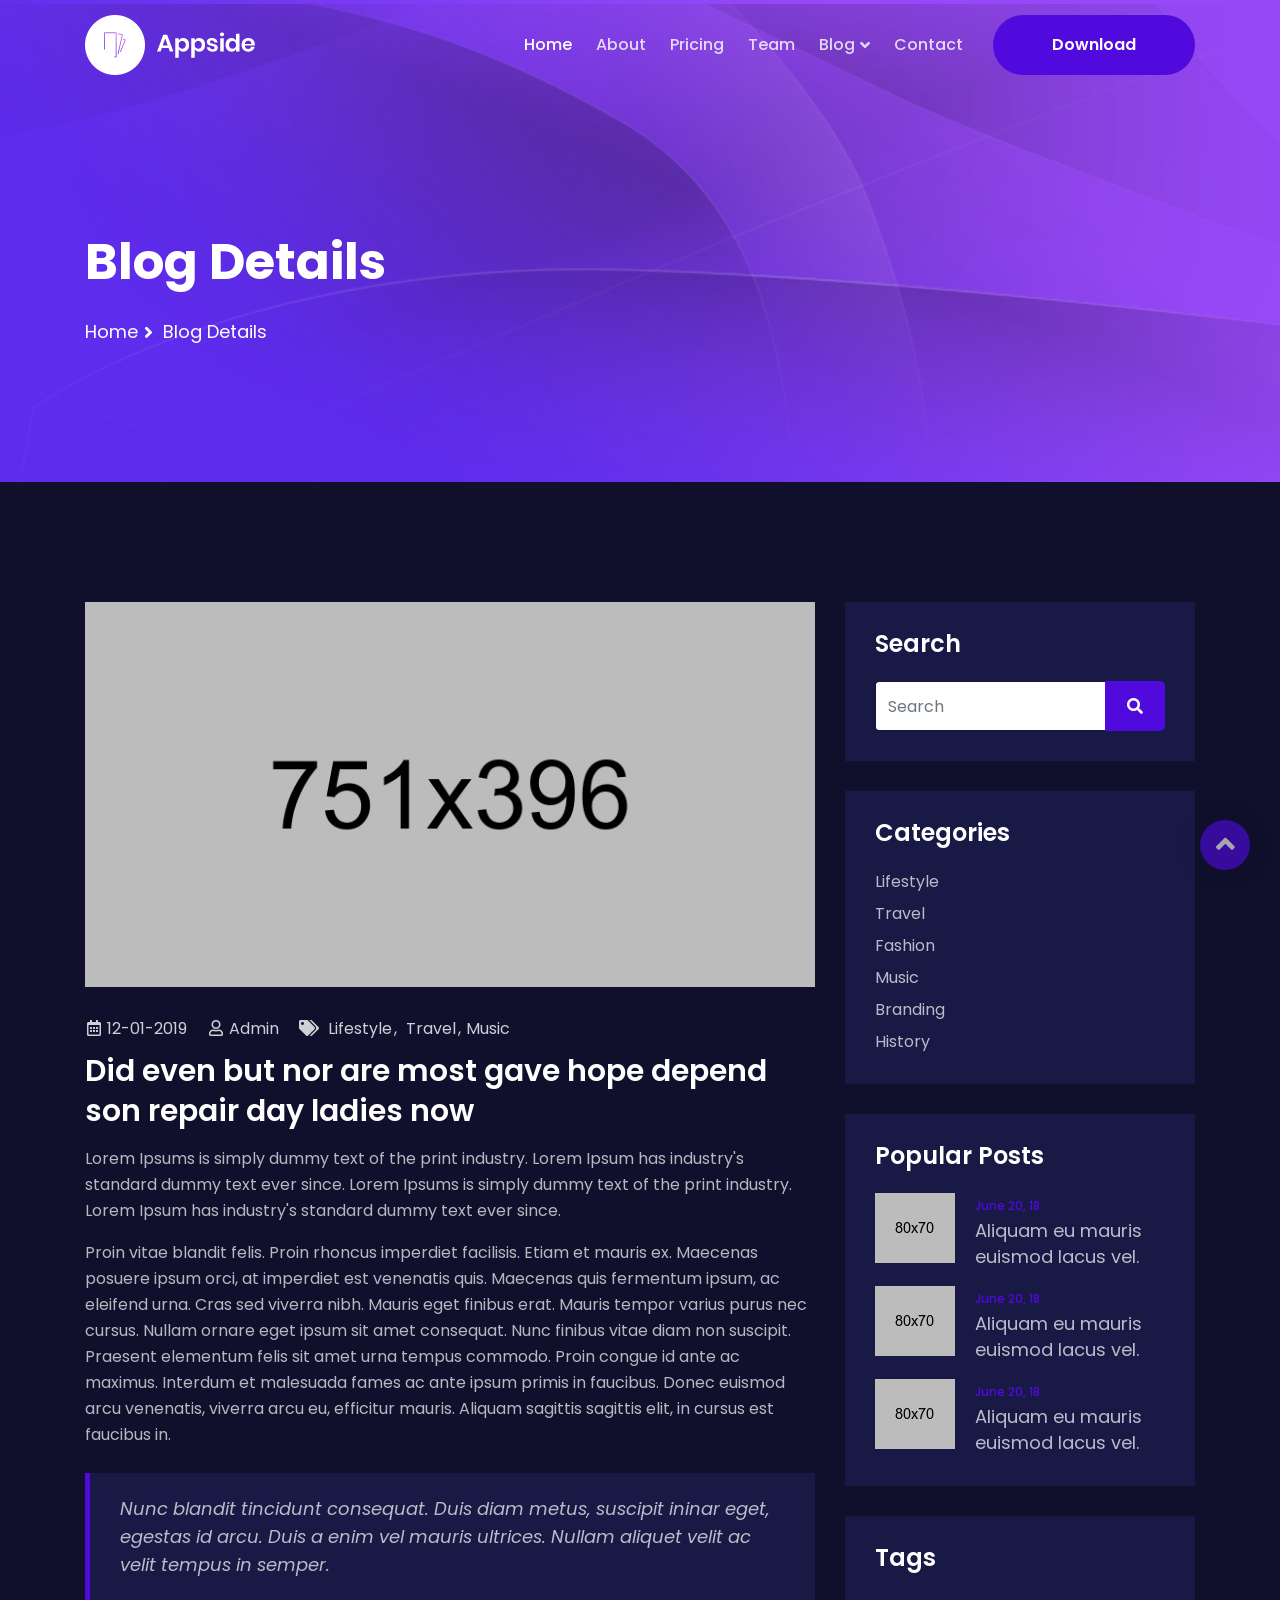
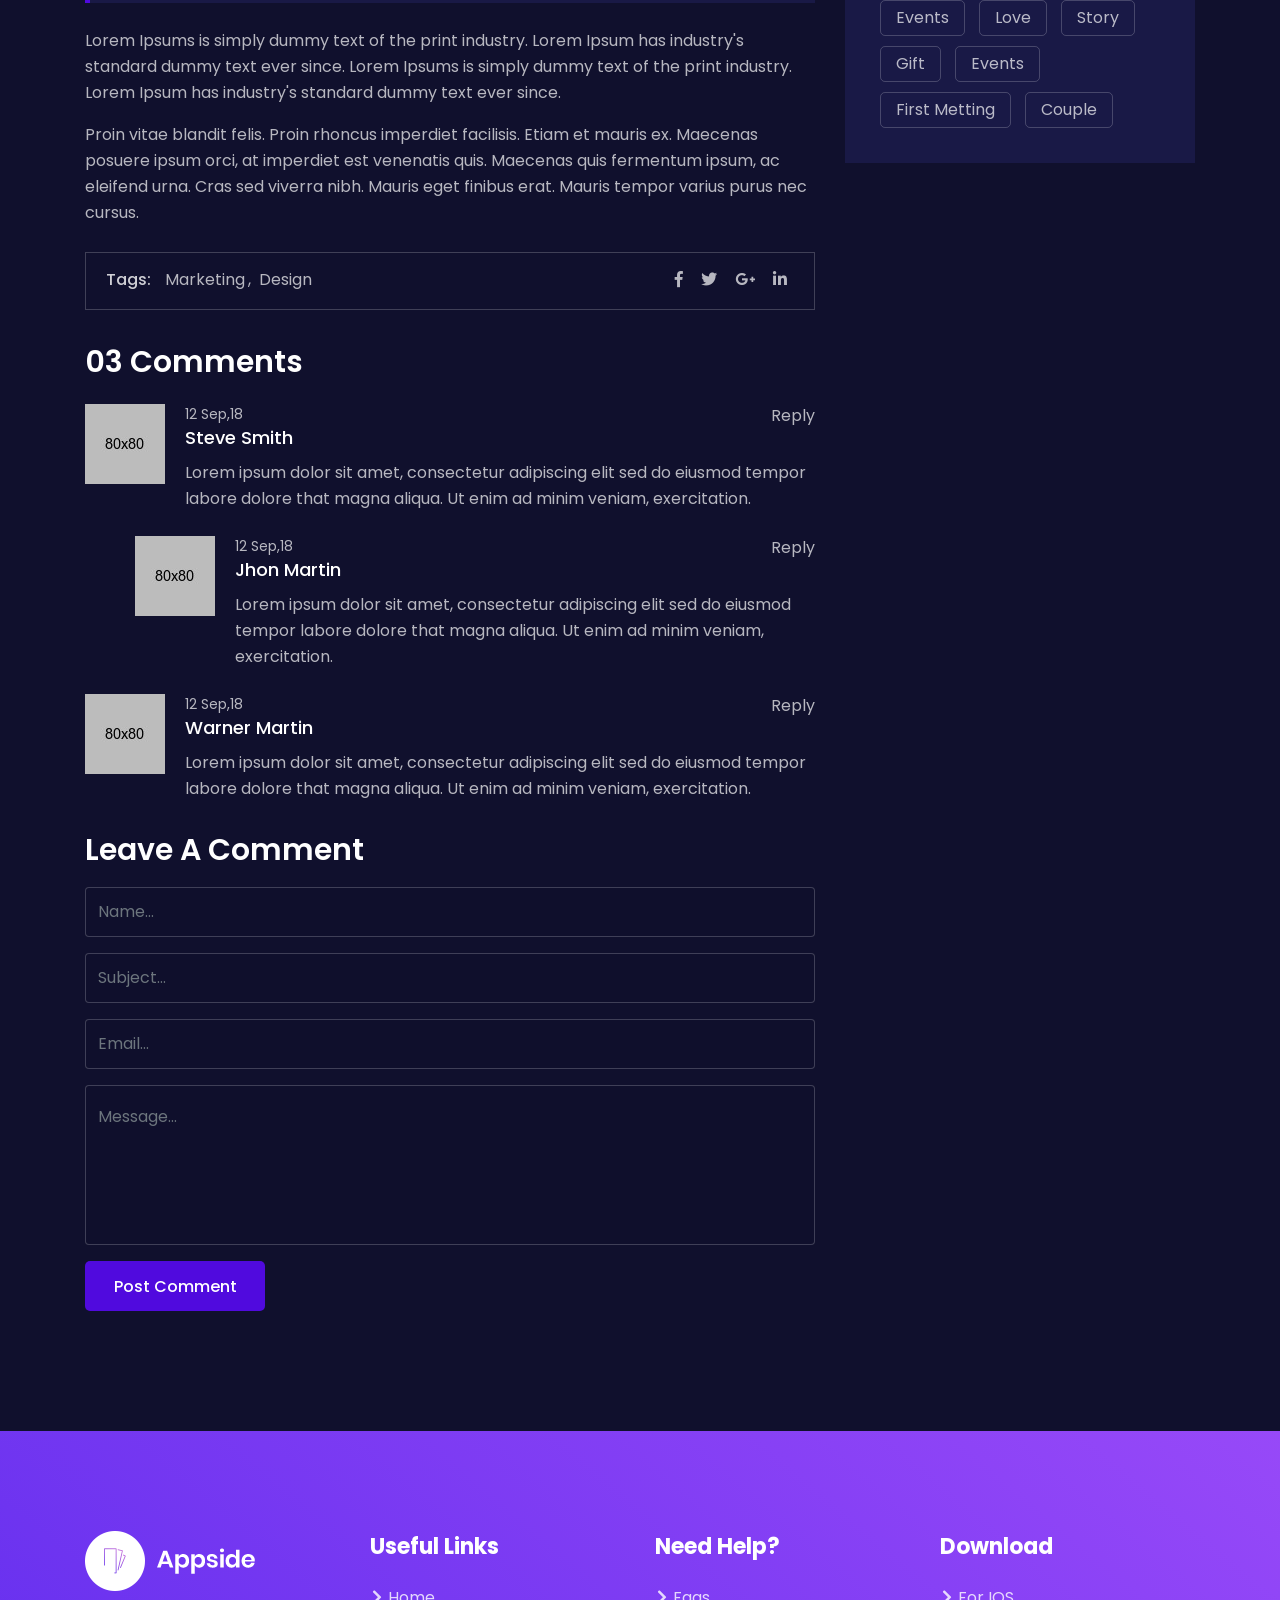
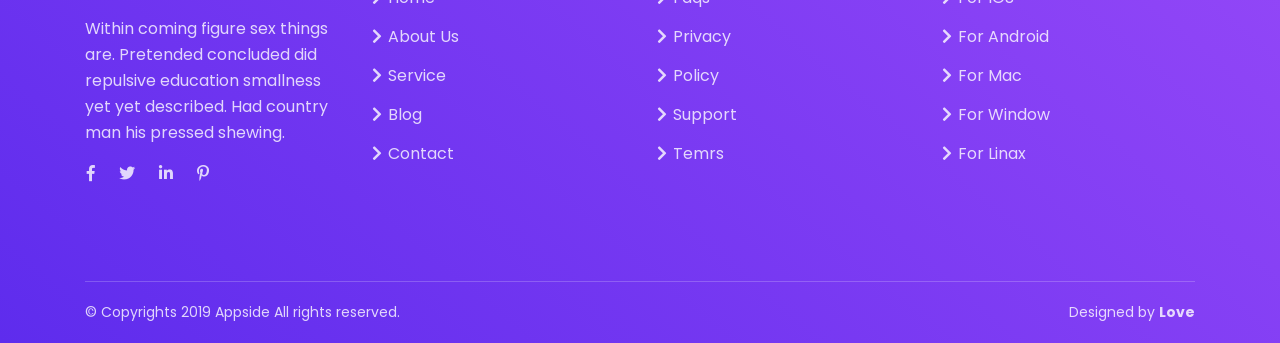
<file: public/blog-details-dark.html>
<!DOCTYPE html>
<html lang="en">

<head>
    <meta http-equiv="Content-Type" content="text/html; charset=UTF-8">
    <meta http-equiv="X-UA-Compatible" content="IE=edge" />
    <meta http-equiv="X-UA-Compatible" content="ie=edge">
    <meta name="viewport" content="width=device-width, initial-scale=1.0">
    <meta name="robots" content="noarchive">
    <title> Appside | App Landing pages HTML Templates </title>
    <!-- favicon -->
    <link rel="shortcut icon" href="favicon.ico" type="image/x-icon">
    <!-- bootstrap -->
    <link rel="stylesheet" href="assets/css/bootstrap.min.css">
    <!-- icofont -->
    <link rel="stylesheet" href="assets/css/fontawesome.5.7.2.css">
    <!-- flaticon -->
    <link rel="stylesheet" href="assets/css/flaticon.css">
    <!-- animate.css -->
    <link rel="stylesheet" href="assets/css/animate.css">
    <!-- Owl Carousel -->
    <link rel="stylesheet" href="assets/css/owl.carousel.min.css">
    <!-- magnific popup -->
    <link rel="stylesheet" href="assets/css/magnific-popup.css">
    <!-- stylesheet -->
    <link rel="stylesheet" href="assets/css/style.css">
    <!-- responsive -->
    <link rel="stylesheet" href="assets/css/responsive.css">
</head>

<body>
    
    <nav class="navbar navbar-area navbar-expand-lg nav-absolute white nav-style-01">
        <div class="container nav-container">
            <div class="responsive-mobile-menu">
                <div class="logo-wrapper">
                    <a href="index.html" class="logo">
                        <img src="assets/img/logo-white.png" alt="logo">
                    </a>
                </div>
                <button class="navbar-toggler" type="button" data-toggle="collapse" data-target="#appside_main_menu" 
                    aria-expanded="false" aria-label="Toggle navigation">
                    <span class="navbar-toggler-icon"></span>
                </button>
            </div>
            <div class="collapse navbar-collapse" id="appside_main_menu">
                <ul class="navbar-nav">
                    <li class="current-menu-item">
                        <a href="#">Home</a>
                    </li>
                    <li><a href="#about">About</a></li>
                    <li><a href="#pricing">Pricing</a></li>
                    <li><a href="#team">Team</a></li>
                    <li class="menu-item-has-children">
                        <a href="#">Blog</a>
                        <ul class="sub-menu">
                            <li><a href="blog.html">Blog 01</a></li>
                            <li><a href="blog-details.html">Blog Details</a></li>
                        </ul>
                    </li>
                    <li><a href="#contact">Contact</a></li>
                </ul>
            </div>
            <div class="nav-right-content">
                <ul>
                    <li class="button-wrapper">
                        <a href="#" class="boxed-btn btn-rounded">Download</a>
                    </li>
                </ul>
            </div>
        </div>
</nav>

<!-- breadcrumb area start -->
<div class="breadcrumb-area breadcrumb-bg extra">
    <div class="container">
        <div class="row">
            <div class="col-lg-12">
                <div class="breadcrumb-inner">
                    <h1 class="page-title">Blog Details</h1>
                    <ul class="page-navigation">
                        <li><a href="#"> Home</a></li>
                        <li>Blog Details</li>
                    </ul>
                </div>
            </div>
        </div>
    </div>
</div>
<!-- breadcrumb area end -->

<div class="page-content-area padding-top-120 padding-bottom-120 dark-bg">
    <div class="container">
        <div class="row">
            <div class="col-lg-8">
                    <div class="single-post-details-item dark-bg"><!-- blog single content -->
                        <div class="thumb">
                            <img src="assets/img/blog/blog-details.jpg" alt="blog image">
                        </div>
                        <div class="entry-content">
                            <ul class="post-meta">
                                <li><a href="#"><i class="far fa-calendar-alt"></i> 12-01-2019</a></li>
                                <li><a href="#"><i class="far fa-user"></i> Admin</a></li>
                                <li class="cat"><i class="fas fa-tags"></i> <a href="#">Lifestyle</a> <a href="#">Travel</a><a href="#">Music</a></li>
                            </ul>
                            <h4 class="title">Did even but nor are most gave hope depend son repair day ladies now  </h4>
                            <p>Lorem Ipsums is simply dummy text of the print  industry. Lorem Ipsum has industry's standard dummy text ever since. Lorem Ipsums is simply dummy text of the print  industry. Lorem Ipsum has industry's standard dummy text ever since.</p>
                            <p>Proin vitae blandit felis. Proin rhoncus imperdiet facilisis. Etiam et mauris ex. Maecenas posuere ipsum orci, at imperdiet est venenatis quis. Maecenas quis fermentum ipsum, ac eleifend urna. Cras sed viverra nibh. Mauris eget finibus erat. Mauris tempor varius purus nec cursus. Nullam ornare eget ipsum sit amet consequat. Nunc finibus vitae diam non suscipit. Praesent elementum felis sit amet urna tempus commodo. Proin congue id ante ac maximus. Interdum et malesuada fames ac ante ipsum primis in faucibus. Donec euismod arcu venenatis, viverra arcu eu, efficitur mauris. Aliquam sagittis sagittis elit, in cursus est faucibus in.</p>
                            <blockquote>
                                    Nunc blandit tincidunt consequat. Duis diam metus, suscipit ininar eget, egestas id arcu. Duis a enim vel mauris ultrices. Nullam aliquet velit ac velit tempus in semper.
                            </blockquote>
                            <p>Lorem Ipsums is simply dummy text of the print  industry. Lorem Ipsum has industry's standard dummy text ever since. Lorem Ipsums is simply dummy text of the print  industry. Lorem Ipsum has industry's standard dummy text ever since.</p>
                            <p>Proin vitae blandit felis. Proin rhoncus imperdiet facilisis. Etiam et mauris ex. Maecenas posuere ipsum orci, at imperdiet est venenatis quis. Maecenas quis fermentum ipsum, ac eleifend urna. Cras sed viverra nibh. Mauris eget finibus erat. Mauris tempor varius purus nec cursus.</p>
                        </div>
                        <div class="entry-footer"><!-- entry footer -->
                            <div class="left">
                                <ul class="tags">
                                    <li class="title">Tags: </li>
                                    <li><a href="#">Marketing</a><a href="#">Design</a></li>
                                </ul>
                            </div>
                            <div class="right">
                                <ul class="social-share">
                                    <li><a href="#"><i class="fab fa-facebook-f"></i></a></li>
                                    <li><a href="#"><i class="fab fa-twitter"></i></a></li>
                                    <li><a href="#"><i class="fab fa-google-plus-g"></i></a></li>
                                    <li><a href="#"><i class="fab fa-linkedin-in"></i></a></li>
                                </ul>
                            </div>
                        </div><!-- //. entry footer -->
    
                        <div class="comment-area"><!-- comment area -->
                            <h3 class="comment-title">03 Comments</h3>
                            <ul class="comment-list">
                                <li>
                                    <div class="single-comment-wrap"><!-- single comment wrap -->
                                        <div class="thumb">
                                            <img src="assets/img/comments/01.jpg" alt="comment images">
                                           
                                        </div>
                                        <div class="content">
                                                <span class="date">12 Sep,18</span>
                                            <h4 class="title">Steve Smith</h4>
                                            <p>Lorem ipsum dolor sit amet, consectetur adipiscing elit sed do eiusmod tempor labore dolore that magna aliqua. Ut enim ad minim veniam, exercitation.</p>
                                            <a href="#" class="reply">Reply</a>
                                        </div>
                                    </div><!-- //. single comment wrap -->
                                </li>
                                <li class="has-children">
                                    <ul>
                                        <li>
                                            <div class="single-comment-wrap"><!-- single comment wrap -->
                                                <div class="thumb">
                                                    <img src="assets/img/comments/02.jpg" alt="comment images">
                                                    
                                                </div>
                                                <div class="content">
                                                     <span class="date">12 Sep,18</span>
                                                    <h4 class="title">Jhon Martin</h4>
                                                    <p>Lorem ipsum dolor sit amet, consectetur adipiscing elit sed do eiusmod tempor labore dolore that magna aliqua. Ut enim ad minim veniam, exercitation.</p>
                                                    <a href="#" class="reply">Reply</a>
                                                </div>
                                            </div><!-- //. single comment wrap -->
                                        </li>
                                    </ul>
                                </li>
                                <li>
                                    <div class="single-comment-wrap"><!-- single comment wrap -->
                                        <div class="thumb">
                                            <img src="assets/img/comments/01.jpg" alt="comment images">
                                           
                                        </div>
                                        <div class="content">
                                                <span class="date">12 Sep,18</span>
                                            <h4 class="title">Warner Martin</h4>
                                            <p>Lorem ipsum dolor sit amet, consectetur adipiscing elit sed do eiusmod tempor labore dolore that magna aliqua. Ut enim ad minim veniam, exercitation.</p>
                                            <a href="#" class="reply">Reply</a>
                                        </div>
                                    </div><!-- //. single comment wrap -->
                                </li>
                            </ul>
                        </div>
    
                        <div class="comment-form-wrap"><!-- comment form wrap --> 
                            <h3 class="title">Leave A Comment</h3>
                            <form action="blog-details.html" class="comment-form">
                                <div class="form-group">
                                    <input type="text" class="form-control" placeholder="Name...">
                                </div>
                                <div class="form-group">
                                    <input type="text" class="form-control" placeholder="Subject...">
                                </div>
                                <div class="form-group">
                                    <input type="email" class="form-control" placeholder="Email...">
                                </div>
                                <div class="form-group textarea">
                                    <textarea name="message" id="message" class="form-control" placeholder="Message..." cols="30" rows="10"></textarea>
                                </div>
                                <button class="submit-btn" type="submit">Post Comment</button>
                            </form>
                        </div><!-- //.comment form wrap --> 
                    </div> 
            </div>
            <div class="col-lg-4">
                    <div class="sidebar widget-area "><!-- widget area -->

                        <div class="widget widget_search dark-bg"><!-- widget  -->
                            <h4 class="widget-title">Search</h4>
                            <form action="blog.html" class="search-form">
                                <div class="form-group">
                                    <input type="text" class="form-control" placeholder="Search">
                                </div>
                                <button class="submit-btn" type="submit"><i class="fas fa-search"></i></button>
                            </form>
                        </div><!-- //. widget -->
    
                        <div class="widget widget_categories dark-bg"><!-- widget  -->
                            <h4 class="widget-title">Categories</h4>
                            <ul>
                                <li class="cat-item"><a href="#">Lifestyle</a></li>
                                <li class="cat-item"><a href="#">Travel</a></li>
                                <li class="cat-item"><a href="#">Fashion</a></li>
                                <li class="cat-item"><a href="#">Music</a></li>
                                <li class="cat-item"><a href="#">Branding</a></li>
                                <li class="cat-item"><a href="#">History</a></li>
                            </ul>
                        </div>
                        <div class="widget widget_popular_posts dark-bg"><!-- widget  -->
                            <h4 class="widget-title">Popular Posts</h4>
                            <ul>
    
                                <li class="single-popular-post-item"><!-- single popular post item -->
                                    <div class="thumb">
                                        <img src="assets/img/popular-post/01.jpg" alt="popular post image">
                                    </div>
                                    <div class="content">
                                        <span class="time">June 20, 18</span>
                                        <h4 class="title"><a href="#">Aliquam eu mauris euismod lacus vel.</a></h4>
                                    </div>
                                </li><!-- //. single popular post item -->
                                <li class="single-popular-post-item"><!-- single popular post item -->
                                    <div class="thumb">
                                        <img src="assets/img/popular-post/02.jpg" alt="popular post image">
                                    </div>
                                    <div class="content">
                                        <span class="time">June 20, 18</span>
                                        <h4 class="title"><a href="#">Aliquam eu mauris euismod lacus vel.</a></h4>
                                    </div>
                                </li><!-- //. single popular post item -->
                                <li class="single-popular-post-item"><!-- single popular post item -->
                                    <div class="thumb">
                                        <img src="assets/img/popular-post/03.jpg" alt="popular post image">
                                    </div>
                                    <div class="content">
                                        <span class="time">June 20, 18</span>
                                        <h4 class="title"><a href="#">Aliquam eu mauris euismod lacus vel.</a></h4>
                                    </div>
                                </li><!-- //. single popular post item -->
    
                            </ul>
                        </div>
                        <div class="widget widget_tag_cloud dark-bg"><!-- widget -->
                            <h4 class="widget-title">Tags</h4>
                            <div class="tagcloud">
                                <a href="#">Events</a>
                                <a href="#">Love</a>
                                <a href="#">Story</a>
                                <a href="#">Gift</a>
                                <a href="#">Events</a>
                                <a href="#">First Metting</a>
                                <a href="#">Couple</a>
                            </div>
                        </div>
    
                    </div>
            </div>
        </div>
    </div>
</div>


<!-- footer area start -->
<footer class="footer-area">
    <div class="footer-top">
        <div class="container">
            <div class="row">
                <div class="col-lg-3 col-md-6">
                    <div class="footer-widget about_widget">
                        <a href="index.html" class="footer-logo"><img src="assets/img/logo-white.png" alt=""></a>
                        <p>Within coming figure sex things are. Pretended concluded did repulsive education smallness yet yet described. Had country man his pressed shewing. </p>
                        <ul class="social-icon">
                            <li><a href="#"><i class="fab fa-facebook-f"></i></a></li>
                            <li><a href="#"><i class="fab fa-twitter"></i></a></li>
                            <li><a href="#"><i class="fab fa-linkedin-in"></i></a></li>
                            <li><a href="#"><i class="fab fa-pinterest-p"></i></a></li>
                        </ul>
                    </div>
                </div>
                <div class="col-lg-3 col-md-6">
                    <div class="footer-widget nav_menus_widget">
                        <h4 class="widget-title">Useful Links</h4>
                        <ul>
                            <li><a href="index.html"><i class="fas fa-chevron-right"></i> Home</a></li>
                            <li><a href="#"><i class="fas fa-chevron-right"></i> About Us</a></li>
                            <li><a href="#"><i class="fas fa-chevron-right"></i> Service</a></li>
                            <li><a href="#"><i class="fas fa-chevron-right"></i> Blog</a></li>
                            <li><a href="#"><i class="fas fa-chevron-right"></i> Contact</a></li>
                        </ul>
                    </div>
                </div>
                <div class="col-lg-3 col-md-6">
                    <div class="footer-widget nav_menus_widget">
                        <h4 class="widget-title">Need Help?</h4>
                        <ul>
                            <li><a href="#"><i class="fas fa-chevron-right"></i> Faqs</a></li>
                            <li><a href="#"><i class="fas fa-chevron-right"></i> Privacy</a></li>
                            <li><a href="#"><i class="fas fa-chevron-right"></i> Policy</a></li>
                            <li><a href="#"><i class="fas fa-chevron-right"></i> Support</a></li>
                            <li><a href="#"><i class="fas fa-chevron-right"></i> Temrs</a></li>
                        </ul>
                    </div>
                </div>
                <div class="col-lg-3 col-md-6">
                    <div class="footer-widget nav_menus_widget">
                        <h4 class="widget-title">Download</h4>
                        <ul>
                            <li><a href="#"><i class="fas fa-chevron-right"></i> For IOS</a></li>
                            <li><a href="#"><i class="fas fa-chevron-right"></i> For Android</a></li>
                            <li><a href="#"><i class="fas fa-chevron-right"></i> For Mac</a></li>
                            <li><a href="#"><i class="fas fa-chevron-right"></i> For Window</a></li>
                            <li><a href="#"><i class="fas fa-chevron-right"></i> For Linax</a></li>
                        </ul>
                    </div>
                </div>
            </div>
        </div>
    </div>
    <div class="copyright-area"><!-- copyright area -->
        <div class="container">
            <div class="row">
                <div class="col-lg-12">
                    <div class="copyright-inner"><!-- copyright inner wrapper -->
                        <div class="left-content-area"><!-- left content area -->
                            &copy; Copyrights 2019 Appside All rights reserved.
                        </div><!-- //. left content aera -->
                        <div class="right-content-area"><!-- right content area -->
                            Designed by <strong>Love</strong>
                        </div><!-- //. right content area -->
                    </div><!-- //.copyright inner wrapper -->
                </div>
            </div>
        </div>
    </div><!-- //. copyright area -->
</footer>
<!-- footer area end -->

<!-- preloader area start -->
<div class="preloader-wrapper" id="preloader">
    <div class="preloader" >
        <div class="sk-circle">
            <div class="sk-circle1 sk-child"></div>
            <div class="sk-circle2 sk-child"></div>
            <div class="sk-circle3 sk-child"></div>
            <div class="sk-circle4 sk-child"></div>
            <div class="sk-circle5 sk-child"></div>
            <div class="sk-circle6 sk-child"></div>
            <div class="sk-circle7 sk-child"></div>
            <div class="sk-circle8 sk-child"></div>
            <div class="sk-circle9 sk-child"></div>
            <div class="sk-circle10 sk-child"></div>
            <div class="sk-circle11 sk-child"></div>
            <div class="sk-circle12 sk-child"></div>
        </div>
    </div>
</div>

  <!-- preloader area end -->

  <!-- back to top area start -->
  <div class="back-to-top">
        <i class="fas fa-angle-up"></i>
  </div>
  <!-- back to top area end -->

    <!-- jquery -->
    <script src="assets/js/jquery.js"></script>
    <!-- popper -->
    <script src="assets/js/popper.min.js"></script>
    <!-- bootstrap -->
    <script src="assets/js/bootstrap.min.js"></script>
    <!-- owl carousel -->
    <script src="assets/js/owl.carousel.min.js"></script>
    <!-- magnific popup -->
    <script src="assets/js/jquery.magnific-popup.js"></script>
    <!-- contact js-->
    <script src="assets/js/contact.js"></script>
    <!-- wow js-->
    <script src="assets/js/wow.min.js"></script>
    <!-- way points js-->
    <script src="assets/js/waypoints.min.js"></script>
    <!-- counterup js-->
    <script src="assets/js/jquery.counterup.min.js"></script>
    <!-- main -->
    <script src="assets/js/main.js"></script>
</body>

</html>
</file>
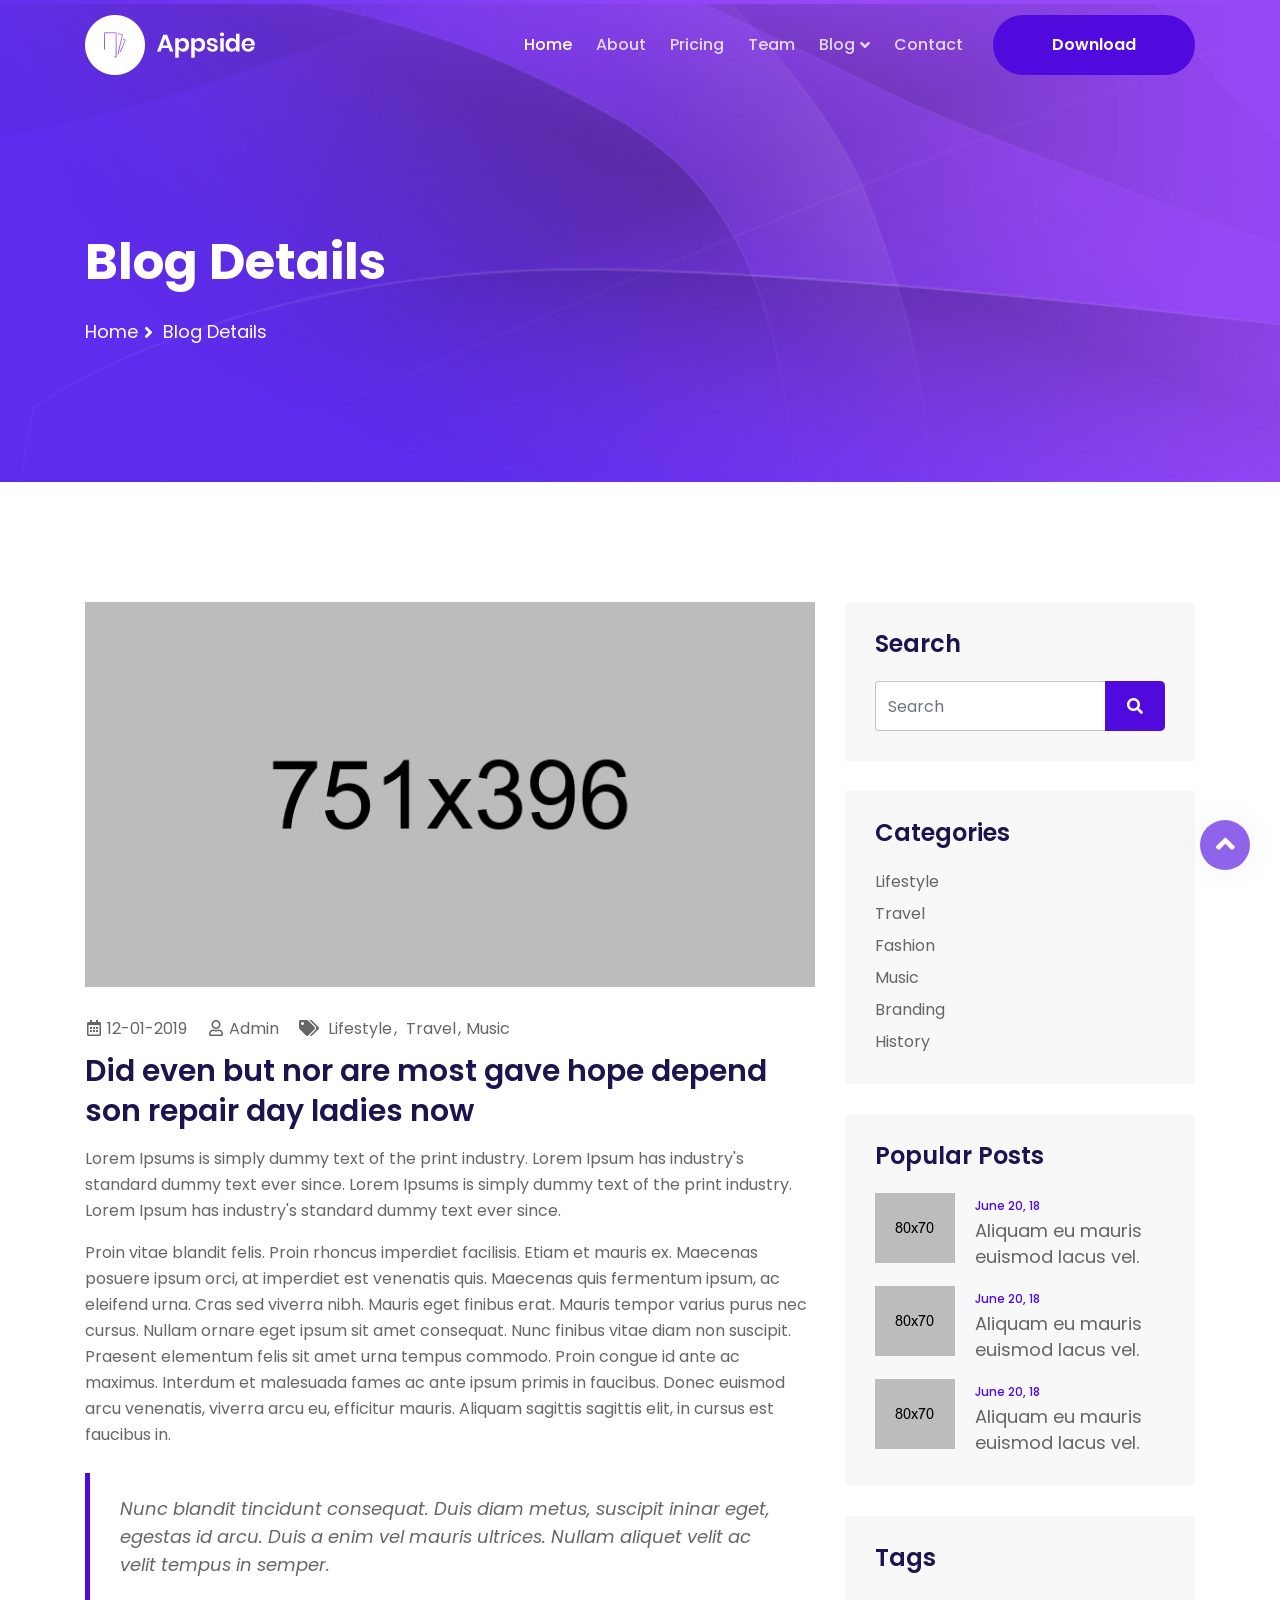
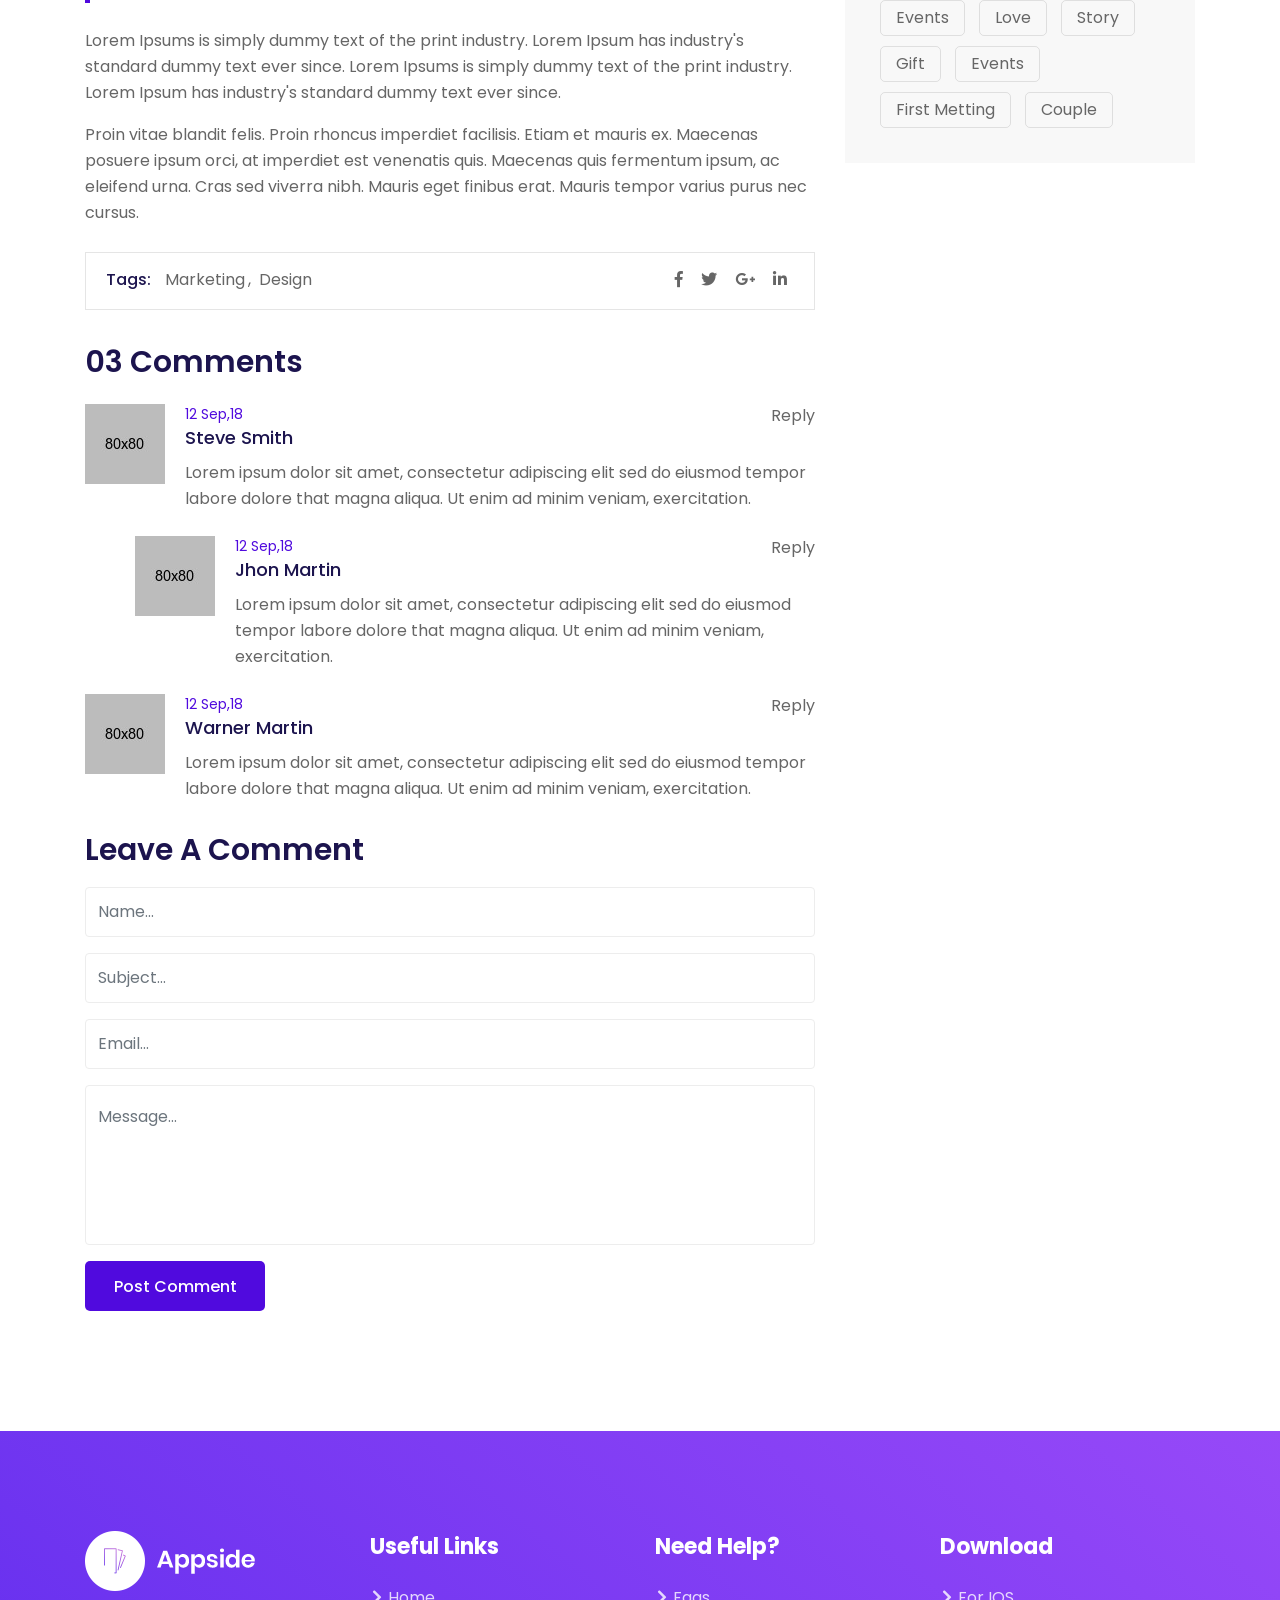
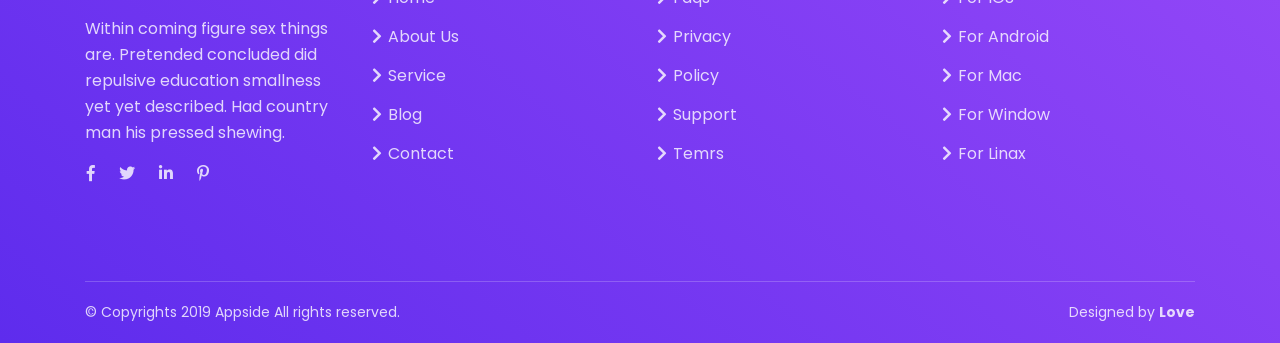
<file: public/blog-details.html>
<!DOCTYPE html>
<html lang="en">

<head>
    <meta http-equiv="Content-Type" content="text/html; charset=UTF-8">
    <meta http-equiv="X-UA-Compatible" content="IE=edge" />
    <meta http-equiv="X-UA-Compatible" content="ie=edge">
    <meta name="viewport" content="width=device-width, initial-scale=1.0">
    <meta name="robots" content="noarchive">
    <title> Appside | App Landing pages HTML Templates </title>
    <!-- favicon -->
    <link rel="shortcut icon" href="favicon.ico" type="image/x-icon">
    <!-- bootstrap -->
    <link rel="stylesheet" href="assets/css/bootstrap.min.css">
    <!-- icofont -->
    <link rel="stylesheet" href="assets/css/fontawesome.5.7.2.css">
    <!-- flaticon -->
    <link rel="stylesheet" href="assets/css/flaticon.css">
    <!-- animate.css -->
    <link rel="stylesheet" href="assets/css/animate.css">
    <!-- Owl Carousel -->
    <link rel="stylesheet" href="assets/css/owl.carousel.min.css">
    <!-- magnific popup -->
    <link rel="stylesheet" href="assets/css/magnific-popup.css">
    <!-- stylesheet -->
    <link rel="stylesheet" href="assets/css/style.css">
    <!-- responsive -->
    <link rel="stylesheet" href="assets/css/responsive.css">
</head>

<body>
    
    <nav class="navbar navbar-area navbar-expand-lg nav-absolute white nav-style-01">
        <div class="container nav-container">
            <div class="responsive-mobile-menu">
                <div class="logo-wrapper">
                    <a href="index.html" class="logo">
                        <img src="assets/img/logo-white.png" alt="logo">
                    </a>
                </div>
                <button class="navbar-toggler" type="button" data-toggle="collapse" data-target="#appside_main_menu" 
                    aria-expanded="false" aria-label="Toggle navigation">
                    <span class="navbar-toggler-icon"></span>
                </button>
            </div>
            <div class="collapse navbar-collapse" id="appside_main_menu">
                <ul class="navbar-nav">
                    <li class="current-menu-item">
                        <a href="#">Home</a>
                    </li>
                    <li><a href="#about">About</a></li>
                    <li><a href="#pricing">Pricing</a></li>
                    <li><a href="#team">Team</a></li>
                    <li class="menu-item-has-children">
                        <a href="#">Blog</a>
                        <ul class="sub-menu">
                            <li><a href="blog.html">Blog 01</a></li>
                            <li><a href="blog-details.html">Blog Details</a></li>
                        </ul>
                    </li>
                    <li><a href="#contact">Contact</a></li>
                </ul>
            </div>
            <div class="nav-right-content">
                <ul>
                    <li class="button-wrapper">
                        <a href="#" class="boxed-btn btn-rounded">Download</a>
                    </li>
                </ul>
            </div>
        </div>
</nav>

<!-- breadcrumb area start -->
<div class="breadcrumb-area breadcrumb-bg extra">
    <div class="container">
        <div class="row">
            <div class="col-lg-12">
                <div class="breadcrumb-inner">
                    <h1 class="page-title">Blog Details</h1>
                    <ul class="page-navigation">
                        <li><a href="#"> Home</a></li>
                        <li>Blog Details</li>
                    </ul>
                </div>
            </div>
        </div>
    </div>
</div>
<!-- breadcrumb area end -->

<div class="page-content-area padding-top-120 padding-bottom-120">
    <div class="container">
        <div class="row">
            <div class="col-lg-8">
                    <div class="single-post-details-item"><!-- blog single content -->
                        <div class="thumb">
                            <img src="assets/img/blog/blog-details.jpg" alt="blog image">
                        </div>
                        <div class="entry-content">
                            <ul class="post-meta">
                                <li><a href="#"><i class="far fa-calendar-alt"></i> 12-01-2019</a></li>
                                <li><a href="#"><i class="far fa-user"></i> Admin</a></li>
                                <li class="cat"><i class="fas fa-tags"></i> <a href="#">Lifestyle</a> <a href="#">Travel</a><a href="#">Music</a></li>
                            </ul>
                            <h4 class="title">Did even but nor are most gave hope depend son repair day ladies now  </h4>
                            <p>Lorem Ipsums is simply dummy text of the print  industry. Lorem Ipsum has industry's standard dummy text ever since. Lorem Ipsums is simply dummy text of the print  industry. Lorem Ipsum has industry's standard dummy text ever since.</p>
                            <p>Proin vitae blandit felis. Proin rhoncus imperdiet facilisis. Etiam et mauris ex. Maecenas posuere ipsum orci, at imperdiet est venenatis quis. Maecenas quis fermentum ipsum, ac eleifend urna. Cras sed viverra nibh. Mauris eget finibus erat. Mauris tempor varius purus nec cursus. Nullam ornare eget ipsum sit amet consequat. Nunc finibus vitae diam non suscipit. Praesent elementum felis sit amet urna tempus commodo. Proin congue id ante ac maximus. Interdum et malesuada fames ac ante ipsum primis in faucibus. Donec euismod arcu venenatis, viverra arcu eu, efficitur mauris. Aliquam sagittis sagittis elit, in cursus est faucibus in.</p>
                            <blockquote>
                                    Nunc blandit tincidunt consequat. Duis diam metus, suscipit ininar eget, egestas id arcu. Duis a enim vel mauris ultrices. Nullam aliquet velit ac velit tempus in semper.
                            </blockquote>
                            <p>Lorem Ipsums is simply dummy text of the print  industry. Lorem Ipsum has industry's standard dummy text ever since. Lorem Ipsums is simply dummy text of the print  industry. Lorem Ipsum has industry's standard dummy text ever since.</p>
                            <p>Proin vitae blandit felis. Proin rhoncus imperdiet facilisis. Etiam et mauris ex. Maecenas posuere ipsum orci, at imperdiet est venenatis quis. Maecenas quis fermentum ipsum, ac eleifend urna. Cras sed viverra nibh. Mauris eget finibus erat. Mauris tempor varius purus nec cursus.</p>
                        </div>
                        <div class="entry-footer"><!-- entry footer -->
                            <div class="left">
                                <ul class="tags">
                                    <li class="title">Tags: </li>
                                    <li><a href="#">Marketing</a><a href="#">Design</a></li>
                                </ul>
                            </div>
                            <div class="right">
                                <ul class="social-share">
                                    <li><a href="#"><i class="fab fa-facebook-f"></i></a></li>
                                    <li><a href="#"><i class="fab fa-twitter"></i></a></li>
                                    <li><a href="#"><i class="fab fa-google-plus-g"></i></a></li>
                                    <li><a href="#"><i class="fab fa-linkedin-in"></i></a></li>
                                </ul>
                            </div>
                        </div><!-- //. entry footer -->
    
                        <div class="comment-area"><!-- comment area -->
                            <h3 class="comment-title">03 Comments</h3>
                            <ul class="comment-list">
                                <li>
                                    <div class="single-comment-wrap"><!-- single comment wrap -->
                                        <div class="thumb">
                                            <img src="assets/img/comments/01.jpg" alt="comment images">
                                           
                                        </div>
                                        <div class="content">
                                                <span class="date">12 Sep,18</span>
                                            <h4 class="title">Steve Smith</h4>
                                            <p>Lorem ipsum dolor sit amet, consectetur adipiscing elit sed do eiusmod tempor labore dolore that magna aliqua. Ut enim ad minim veniam, exercitation.</p>
                                            <a href="#" class="reply">Reply</a>
                                        </div>
                                    </div><!-- //. single comment wrap -->
                                </li>
                                <li class="has-children">
                                    <ul>
                                        <li>
                                            <div class="single-comment-wrap"><!-- single comment wrap -->
                                                <div class="thumb">
                                                    <img src="assets/img/comments/02.jpg" alt="comment images">
                                                    
                                                </div>
                                                <div class="content">
                                                     <span class="date">12 Sep,18</span>
                                                    <h4 class="title">Jhon Martin</h4>
                                                    <p>Lorem ipsum dolor sit amet, consectetur adipiscing elit sed do eiusmod tempor labore dolore that magna aliqua. Ut enim ad minim veniam, exercitation.</p>
                                                    <a href="#" class="reply">Reply</a>
                                                </div>
                                            </div><!-- //. single comment wrap -->
                                        </li>
                                    </ul>
                                </li>
                                <li>
                                    <div class="single-comment-wrap"><!-- single comment wrap -->
                                        <div class="thumb">
                                            <img src="assets/img/comments/01.jpg" alt="comment images">
                                           
                                        </div>
                                        <div class="content">
                                                <span class="date">12 Sep,18</span>
                                            <h4 class="title">Warner Martin</h4>
                                            <p>Lorem ipsum dolor sit amet, consectetur adipiscing elit sed do eiusmod tempor labore dolore that magna aliqua. Ut enim ad minim veniam, exercitation.</p>
                                            <a href="#" class="reply">Reply</a>
                                        </div>
                                    </div><!-- //. single comment wrap -->
                                </li>
                            </ul>
                        </div>
    
                        <div class="comment-form-wrap"><!-- comment form wrap --> 
                            <h3 class="title">Leave A Comment</h3>
                            <form action="blog-details.html" class="comment-form">
                                <div class="form-group">
                                    <input type="text" class="form-control" placeholder="Name...">
                                </div>
                                <div class="form-group">
                                    <input type="text" class="form-control" placeholder="Subject...">
                                </div>
                                <div class="form-group">
                                    <input type="email" class="form-control" placeholder="Email...">
                                </div>
                                <div class="form-group textarea">
                                    <textarea name="message" id="message" class="form-control" placeholder="Message..." cols="30" rows="10"></textarea>
                                </div>
                                <button class="submit-btn" type="submit">Post Comment</button>
                            </form>
                        </div><!-- //.comment form wrap --> 
                    </div> 
            </div>
            <div class="col-lg-4">
                    <div class="sidebar widget-area"><!-- widget area -->

                        <div class="widget widget_search"><!-- widget  -->
                            <h4 class="widget-title">Search</h4>
                            <form action="blog.html" class="search-form">
                                <div class="form-group">
                                    <input type="text" class="form-control" placeholder="Search">
                                </div>
                                <button class="submit-btn" type="submit"><i class="fas fa-search"></i></button>
                            </form>
                        </div><!-- //. widget -->
    
                        <div class="widget widget_categories"><!-- widget  -->
                            <h4 class="widget-title">Categories</h4>
                            <ul>
                                <li class="cat-item"><a href="#">Lifestyle</a></li>
                                <li class="cat-item"><a href="#">Travel</a></li>
                                <li class="cat-item"><a href="#">Fashion</a></li>
                                <li class="cat-item"><a href="#">Music</a></li>
                                <li class="cat-item"><a href="#">Branding</a></li>
                                <li class="cat-item"><a href="#">History</a></li>
                            </ul>
                        </div>
                        <div class="widget widget_popular_posts"><!-- widget  -->
                            <h4 class="widget-title">Popular Posts</h4>
                            <ul>
    
                                <li class="single-popular-post-item"><!-- single popular post item -->
                                    <div class="thumb">
                                        <img src="assets/img/popular-post/01.jpg" alt="popular post image">
                                    </div>
                                    <div class="content">
                                        <span class="time">June 20, 18</span>
                                        <h4 class="title"><a href="#">Aliquam eu mauris euismod lacus vel.</a></h4>
                                    </div>
                                </li><!-- //. single popular post item -->
                                <li class="single-popular-post-item"><!-- single popular post item -->
                                    <div class="thumb">
                                        <img src="assets/img/popular-post/02.jpg" alt="popular post image">
                                    </div>
                                    <div class="content">
                                        <span class="time">June 20, 18</span>
                                        <h4 class="title"><a href="#">Aliquam eu mauris euismod lacus vel.</a></h4>
                                    </div>
                                </li><!-- //. single popular post item -->
                                <li class="single-popular-post-item"><!-- single popular post item -->
                                    <div class="thumb">
                                        <img src="assets/img/popular-post/03.jpg" alt="popular post image">
                                    </div>
                                    <div class="content">
                                        <span class="time">June 20, 18</span>
                                        <h4 class="title"><a href="#">Aliquam eu mauris euismod lacus vel.</a></h4>
                                    </div>
                                </li><!-- //. single popular post item -->
    
                            </ul>
                        </div>
                        <div class="widget widget_tag_cloud"><!-- widget -->
                            <h4 class="widget-title">Tags</h4>
                            <div class="tagcloud">
                                <a href="#">Events</a>
                                <a href="#">Love</a>
                                <a href="#">Story</a>
                                <a href="#">Gift</a>
                                <a href="#">Events</a>
                                <a href="#">First Metting</a>
                                <a href="#">Couple</a>
                            </div>
                        </div>
    
                    </div>
            </div>
        </div>
    </div>
</div>


<!-- footer area start -->
<footer class="footer-area">
    <div class="footer-top">
        <div class="container">
            <div class="row">
                <div class="col-lg-3 col-md-6">
                    <div class="footer-widget about_widget">
                        <a href="index.html" class="footer-logo"><img src="assets/img/logo-white.png" alt=""></a>
                        <p>Within coming figure sex things are. Pretended concluded did repulsive education smallness yet yet described. Had country man his pressed shewing. </p>
                        <ul class="social-icon">
                            <li><a href="#"><i class="fab fa-facebook-f"></i></a></li>
                            <li><a href="#"><i class="fab fa-twitter"></i></a></li>
                            <li><a href="#"><i class="fab fa-linkedin-in"></i></a></li>
                            <li><a href="#"><i class="fab fa-pinterest-p"></i></a></li>
                        </ul>
                    </div>
                </div>
                <div class="col-lg-3 col-md-6">
                    <div class="footer-widget nav_menus_widget">
                        <h4 class="widget-title">Useful Links</h4>
                        <ul>
                            <li><a href="index.html"><i class="fas fa-chevron-right"></i> Home</a></li>
                            <li><a href="#"><i class="fas fa-chevron-right"></i> About Us</a></li>
                            <li><a href="#"><i class="fas fa-chevron-right"></i> Service</a></li>
                            <li><a href="#"><i class="fas fa-chevron-right"></i> Blog</a></li>
                            <li><a href="#"><i class="fas fa-chevron-right"></i> Contact</a></li>
                        </ul>
                    </div>
                </div>
                <div class="col-lg-3 col-md-6">
                    <div class="footer-widget nav_menus_widget">
                        <h4 class="widget-title">Need Help?</h4>
                        <ul>
                            <li><a href="#"><i class="fas fa-chevron-right"></i> Faqs</a></li>
                            <li><a href="#"><i class="fas fa-chevron-right"></i> Privacy</a></li>
                            <li><a href="#"><i class="fas fa-chevron-right"></i> Policy</a></li>
                            <li><a href="#"><i class="fas fa-chevron-right"></i> Support</a></li>
                            <li><a href="#"><i class="fas fa-chevron-right"></i> Temrs</a></li>
                        </ul>
                    </div>
                </div>
                <div class="col-lg-3 col-md-6">
                    <div class="footer-widget nav_menus_widget">
                        <h4 class="widget-title">Download</h4>
                        <ul>
                            <li><a href="#"><i class="fas fa-chevron-right"></i> For IOS</a></li>
                            <li><a href="#"><i class="fas fa-chevron-right"></i> For Android</a></li>
                            <li><a href="#"><i class="fas fa-chevron-right"></i> For Mac</a></li>
                            <li><a href="#"><i class="fas fa-chevron-right"></i> For Window</a></li>
                            <li><a href="#"><i class="fas fa-chevron-right"></i> For Linax</a></li>
                        </ul>
                    </div>
                </div>
            </div>
        </div>
    </div>
    <div class="copyright-area"><!-- copyright area -->
        <div class="container">
            <div class="row">
                <div class="col-lg-12">
                    <div class="copyright-inner"><!-- copyright inner wrapper -->
                        <div class="left-content-area"><!-- left content area -->
                            &copy; Copyrights 2019 Appside All rights reserved.
                        </div><!-- //. left content aera -->
                        <div class="right-content-area"><!-- right content area -->
                            Designed by <strong>Love</strong>
                        </div><!-- //. right content area -->
                    </div><!-- //.copyright inner wrapper -->
                </div>
            </div>
        </div>
    </div><!-- //. copyright area -->
</footer>
<!-- footer area end -->

<!-- preloader area start -->
<div class="preloader-wrapper" id="preloader">
    <div class="preloader" >
        <div class="sk-circle">
            <div class="sk-circle1 sk-child"></div>
            <div class="sk-circle2 sk-child"></div>
            <div class="sk-circle3 sk-child"></div>
            <div class="sk-circle4 sk-child"></div>
            <div class="sk-circle5 sk-child"></div>
            <div class="sk-circle6 sk-child"></div>
            <div class="sk-circle7 sk-child"></div>
            <div class="sk-circle8 sk-child"></div>
            <div class="sk-circle9 sk-child"></div>
            <div class="sk-circle10 sk-child"></div>
            <div class="sk-circle11 sk-child"></div>
            <div class="sk-circle12 sk-child"></div>
        </div>
    </div>
</div>

  <!-- preloader area end -->

  <!-- back to top area start -->
  <div class="back-to-top">
        <i class="fas fa-angle-up"></i>
  </div>
  <!-- back to top area end -->

    <!-- jquery -->
    <script src="assets/js/jquery.js"></script>
    <!-- popper -->
    <script src="assets/js/popper.min.js"></script>
    <!-- bootstrap -->
    <script src="assets/js/bootstrap.min.js"></script>
    <!-- owl carousel -->
    <script src="assets/js/owl.carousel.min.js"></script>
    <!-- magnific popup -->
    <script src="assets/js/jquery.magnific-popup.js"></script>
    <!-- contact js-->
    <script src="assets/js/contact.js"></script>
    <!-- wow js-->
    <script src="assets/js/wow.min.js"></script>
    <!-- way points js-->
    <script src="assets/js/waypoints.min.js"></script>
    <!-- counterup js-->
    <script src="assets/js/jquery.counterup.min.js"></script>
    <!-- main -->
    <script src="assets/js/main.js"></script>
</body>

</html>
</file>
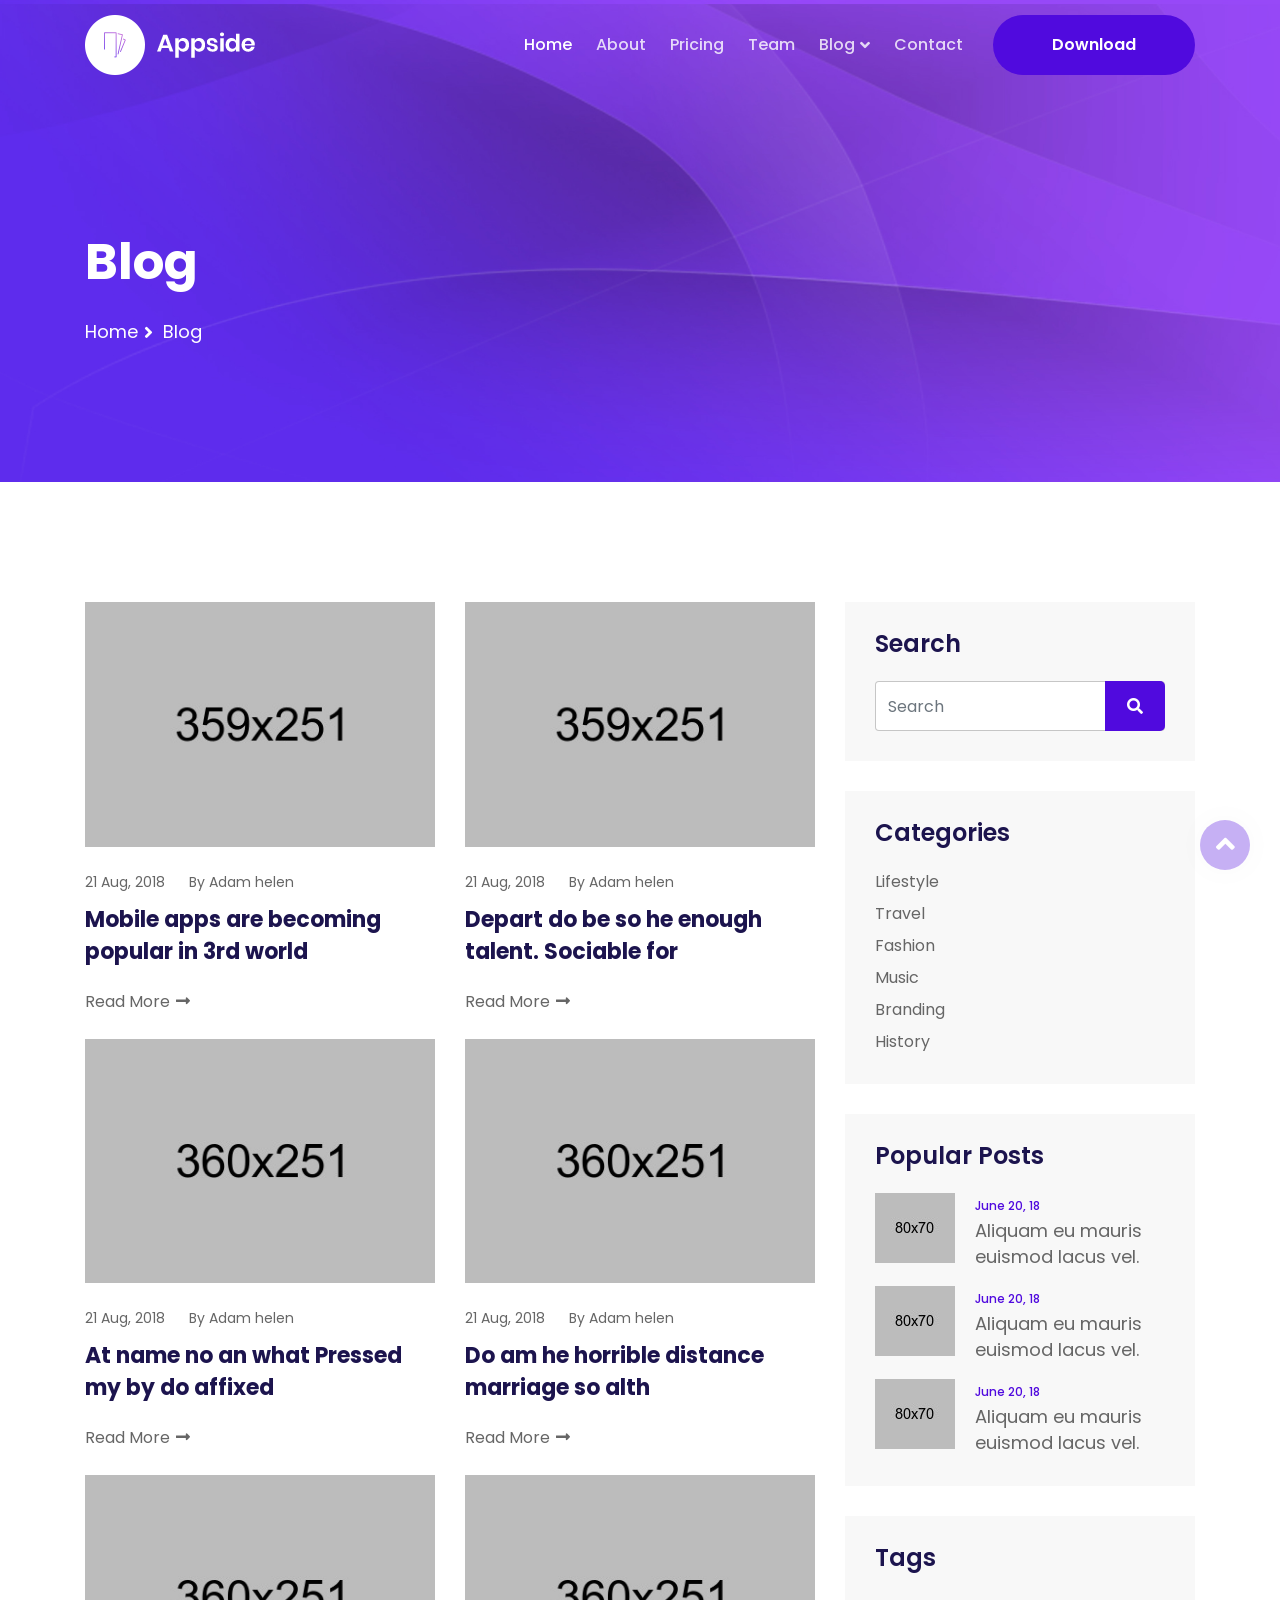
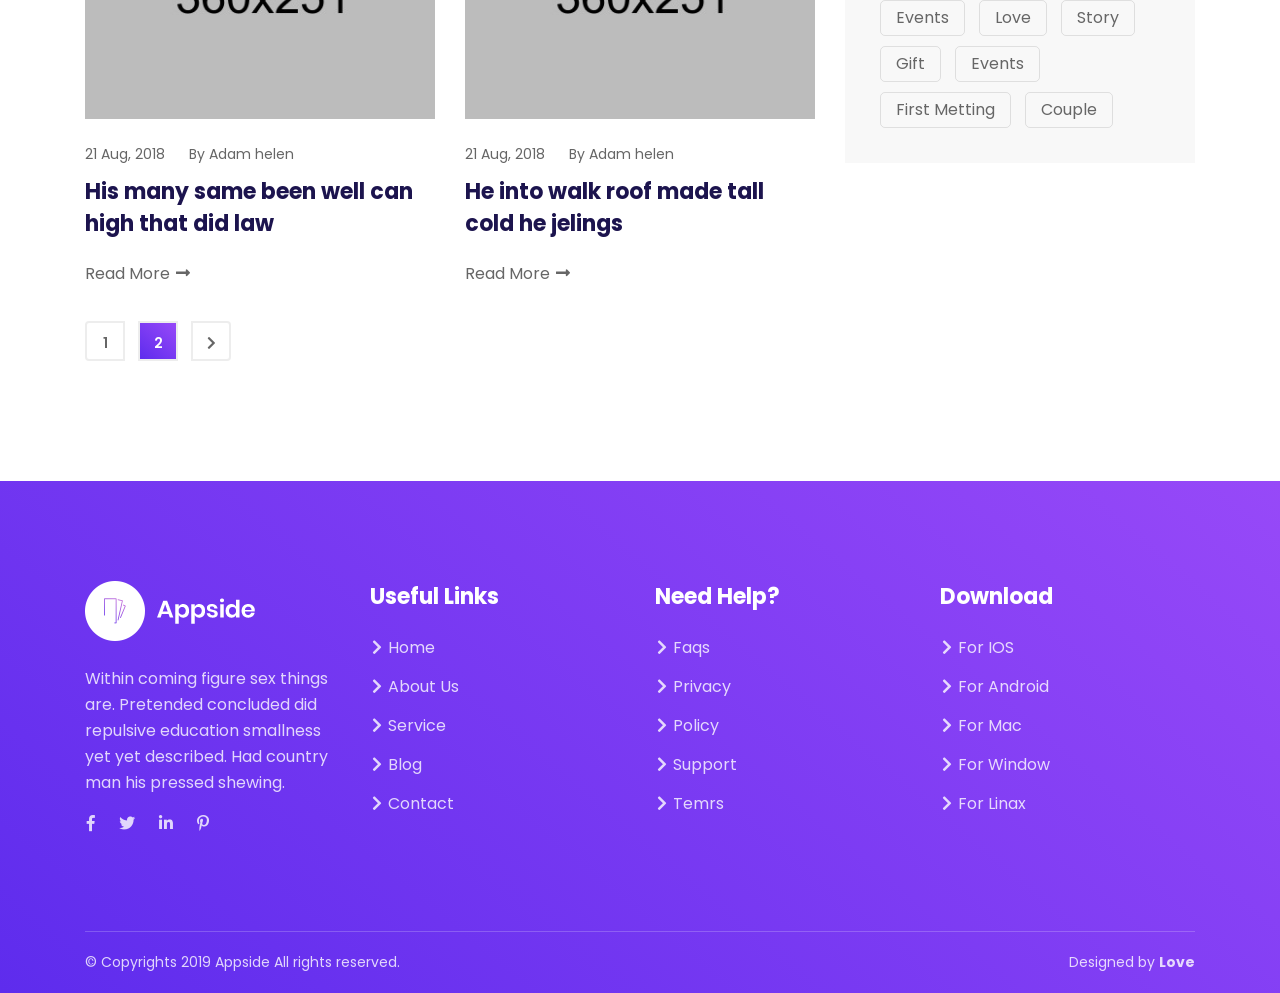
<file: public/blog.html>
<!DOCTYPE html>
<html lang="en">

<head>
    <meta http-equiv="Content-Type" content="text/html; charset=UTF-8">
    <meta http-equiv="X-UA-Compatible" content="IE=edge" />
    <meta http-equiv="X-UA-Compatible" content="ie=edge">
    <meta name="viewport" content="width=device-width, initial-scale=1.0">
    <meta name="robots" content="noarchive">
    <title> Appside | App Landing pages HTML Templates </title>
    <!-- favicon -->
    <link rel="shortcut icon" href="favicon.ico" type="image/x-icon">
    <!-- bootstrap -->
    <link rel="stylesheet" href="assets/css/bootstrap.min.css">
    <!-- icofont -->
    <link rel="stylesheet" href="assets/css/fontawesome.5.7.2.css">
    <!-- flaticon -->
    <link rel="stylesheet" href="assets/css/flaticon.css">
    <!-- animate.css -->
    <link rel="stylesheet" href="assets/css/animate.css">
    <!-- Owl Carousel -->
    <link rel="stylesheet" href="assets/css/owl.carousel.min.css">
    <!-- magnific popup -->
    <link rel="stylesheet" href="assets/css/magnific-popup.css">
    <!-- stylesheet -->
    <link rel="stylesheet" href="assets/css/style.css">
    <!-- responsive -->
    <link rel="stylesheet" href="assets/css/responsive.css">
</head>

<body>
    
    <nav class="navbar navbar-area navbar-expand-lg nav-absolute white nav-style-01">
        <div class="container nav-container">
            <div class="responsive-mobile-menu">
                <div class="logo-wrapper">
                    <a href="index.html" class="logo">
                        <img src="assets/img/logo-white.png" alt="logo">
                    </a>
                </div>
                <button class="navbar-toggler" type="button" data-toggle="collapse" data-target="#appside_main_menu" 
                    aria-expanded="false" aria-label="Toggle navigation">
                    <span class="navbar-toggler-icon"></span>
                </button>
            </div>
            <div class="collapse navbar-collapse" id="appside_main_menu">
                <ul class="navbar-nav">
                    <li class="current-menu-item">
                        <a href="#">Home</a>
                    </li>
                    <li><a href="#about">About</a></li>
                    <li><a href="#pricing">Pricing</a></li>
                    <li><a href="#team">Team</a></li>
                    <li class="menu-item-has-children">
                        <a href="#">Blog</a>
                        <ul class="sub-menu">
                            <li><a href="blog.html">Blog 01</a></li>
                            <li><a href="blog-details.html">Blog Details</a></li>
                        </ul>
                    </li>
                    <li><a href="#contact">Contact</a></li>
                </ul>
            </div>
            <div class="nav-right-content">
                <ul>
                    <li class="button-wrapper">
                        <a href="#" class="boxed-btn btn-rounded">Download</a>
                    </li>
                </ul>
            </div>
        </div>
</nav>

<!-- breadcrumb area start -->
<div class="breadcrumb-area breadcrumb-bg extra">
    <div class="container">
        <div class="row">
            <div class="col-lg-12">
                <div class="breadcrumb-inner">
                    <h1 class="page-title">Blog</h1>
                    <ul class="page-navigation">
                        <li><a href="#"> Home</a></li>
                        <li>Blog</li>
                    </ul>
                </div>
            </div>
        </div>
    </div>
</div>
<!-- breadcrumb area end -->

<div class="page-content-area padding-top-120 padding-bottom-120">
    <div class="container">
        <div class="row">
            <div class="col-lg-8">
                <div class="row">
                    <div class="col-lg-6 col-md-6">
                        <div class="single-blog-grid-item"><!-- single blog grid item -->
                            <div class="thumb">
                                <img src="assets/img/blog/01.jpg" alt="blog images">
                            </div>
                            <div class="content">
                                <ul class="post-meta">
                                    <li><a href="#">21 Aug, 2018 </a></li>
                                    <li><a href="#">By Adam helen</a></li>
                                </ul>
                                <h4 class="title"><a href="#">Mobile apps are becoming popular in 3rd world</a></h4>
                                <a href="#" class="readmore">Read More <i class="fas fa-long-arrow-alt-right"></i></a>
                            </div>
                        </div><!-- //. single blog grid item -->
                    </div>
                    <div class="col-lg-6 col-md-6">
                        <div class="single-blog-grid-item"><!-- single blog grid item -->
                            <div class="thumb">
                                <img src="assets/img/blog/02.jpg" alt="blog images">
                            </div>
                            <div class="content">
                                <ul class="post-meta">
                                    <li><a href="#">21 Aug, 2018 </a></li>
                                    <li><a href="#">By Adam helen</a></li>
                                </ul>
                                <h4 class="title"><a href="#">Depart do be so he enough talent. Sociable for</a></h4>
                                <a href="#" class="readmore">Read More <i class="fas fa-long-arrow-alt-right"></i></a>
                            </div>
                        </div><!-- //. single blog grid item -->
                    </div>
                    <div class="col-lg-6 col-md-6">
                        <div class="single-blog-grid-item"><!-- single blog grid item -->
                            <div class="thumb">
                                <img src="assets/img/blog/03.jpg" alt="blog images">
                            </div>
                            <div class="content">
                                <ul class="post-meta">
                                    <li><a href="#">21 Aug, 2018 </a></li>
                                    <li><a href="#">By Adam helen</a></li>
                                </ul>
                                <h4 class="title"><a href="#">At name no an what Pressed my by do affixed </a></h4>
                                <a href="#" class="readmore">Read More <i class="fas fa-long-arrow-alt-right"></i></a>
                            </div>
                        </div><!-- //. single blog grid item -->
                    </div>
                    <div class="col-lg-6 col-md-6">
                        <div class="single-blog-grid-item"><!-- single blog grid item -->
                            <div class="thumb">
                                <img src="assets/img/blog/04.jpg" alt="blog images">
                            </div>
                            <div class="content">
                                <ul class="post-meta">
                                    <li><a href="#">21 Aug, 2018 </a></li>
                                    <li><a href="#">By Adam helen</a></li>
                                </ul>
                                <h4 class="title"><a href="#">Do am he horrible distance marriage so alth</a></h4>
                                <a href="#" class="readmore">Read More <i class="fas fa-long-arrow-alt-right"></i></a>
                            </div>
                        </div><!-- //. single blog grid item -->
                    </div>
                    <div class="col-lg-6 col-md-6">
                        <div class="single-blog-grid-item"><!-- single blog grid item -->
                            <div class="thumb">
                                <img src="assets/img/blog/05.jpg" alt="blog images">
                            </div>
                            <div class="content">
                                <ul class="post-meta">
                                    <li><a href="#">21 Aug, 2018 </a></li>
                                    <li><a href="#">By Adam helen</a></li>
                                </ul>
                                <h4 class="title"><a href="#">His many same been well can high that did law</a></h4>
                                <a href="#" class="readmore">Read More <i class="fas fa-long-arrow-alt-right"></i></a>
                            </div>
                        </div><!-- //. single blog grid item -->
                    </div>
                    <div class="col-lg-6 col-md-6">
                        <div class="single-blog-grid-item"><!-- single blog grid item -->
                            <div class="thumb">
                                <img src="assets/img/blog/06.jpg" alt="blog images">
                            </div>
                            <div class="content">
                                <ul class="post-meta">
                                    <li><a href="#">21 Aug, 2018 </a></li>
                                    <li><a href="#">By Adam helen</a></li>
                                </ul>
                                <h4 class="title"><a href="#">He into walk roof made tall cold he jelings</a></h4>
                                <a href="#" class="readmore">Read More <i class="fas fa-long-arrow-alt-right"></i></a>
                            </div>
                        </div><!-- //. single blog grid item -->
                    </div>
                    <div class="col-lg-12">
                            <div class="blog-pagination margin-top-10"><!-- blog pagination -->
                                <nav aria-label="Page navigation example">
                                    <ul class="pagination">
                                        <li class="page-item"><a class="page-link" href="#">1</a></li>
                                        <li class="page-item active"><a class="page-link" href="#">2</a></li>
                                        <li class="page-item">
                                        <a class="page-link" href="#" aria-label="Next">
                                                <i class="fas fa-chevron-right"></i>
                                        </a>
                                        </li>
                                    </ul>
                                </nav>
                            </div><!-- //. blog pagination -->
                    </div>
                </div>
            </div>
            <div class="col-lg-4">
                    <div class="sidebar widget-area"><!-- widget area -->

                        <div class="widget widget_search"><!-- widget  -->
                            <h4 class="widget-title">Search</h4>
                            <form action="blog.html" class="search-form">
                                <div class="form-group">
                                    <input type="text" class="form-control" placeholder="Search">
                                </div>
                                <button class="submit-btn" type="submit"><i class="fas fa-search"></i></button>
                            </form>
                        </div><!-- //. widget -->
    
                        <div class="widget widget_categories"><!-- widget  -->
                            <h4 class="widget-title">Categories</h4>
                            <ul>
                                <li class="cat-item"><a href="#">Lifestyle</a></li>
                                <li class="cat-item"><a href="#">Travel</a></li>
                                <li class="cat-item"><a href="#">Fashion</a></li>
                                <li class="cat-item"><a href="#">Music</a></li>
                                <li class="cat-item"><a href="#">Branding</a></li>
                                <li class="cat-item"><a href="#">History</a></li>
                            </ul>
                        </div>
                        <div class="widget widget_popular_posts"><!-- widget  -->
                            <h4 class="widget-title">Popular Posts</h4>
                            <ul>
    
                                <li class="single-popular-post-item"><!-- single popular post item -->
                                    <div class="thumb">
                                        <img src="assets/img/popular-post/01.jpg" alt="popular post image">
                                    </div>
                                    <div class="content">
                                        <span class="time">June 20, 18</span>
                                        <h4 class="title"><a href="#">Aliquam eu mauris euismod lacus vel.</a></h4>
                                    </div>
                                </li><!-- //. single popular post item -->
                                <li class="single-popular-post-item"><!-- single popular post item -->
                                    <div class="thumb">
                                        <img src="assets/img/popular-post/02.jpg" alt="popular post image">
                                    </div>
                                    <div class="content">
                                        <span class="time">June 20, 18</span>
                                        <h4 class="title"><a href="#">Aliquam eu mauris euismod lacus vel.</a></h4>
                                    </div>
                                </li><!-- //. single popular post item -->
                                <li class="single-popular-post-item"><!-- single popular post item -->
                                    <div class="thumb">
                                        <img src="assets/img/popular-post/03.jpg" alt="popular post image">
                                    </div>
                                    <div class="content">
                                        <span class="time">June 20, 18</span>
                                        <h4 class="title"><a href="#">Aliquam eu mauris euismod lacus vel.</a></h4>
                                    </div>
                                </li><!-- //. single popular post item -->
    
                            </ul>
                        </div>
                        <div class="widget widget_tag_cloud"><!-- widget -->
                            <h4 class="widget-title">Tags</h4>
                            <div class="tagcloud">
                                <a href="#">Events</a>
                                <a href="#">Love</a>
                                <a href="#">Story</a>
                                <a href="#">Gift</a>
                                <a href="#">Events</a>
                                <a href="#">First Metting</a>
                                <a href="#">Couple</a>
                            </div>
                        </div>
    
                    </div>
            </div>
        </div>
    </div>
</div>


<!-- footer area start -->
<footer class="footer-area">
    <div class="footer-top">
        <div class="container">
            <div class="row">
                <div class="col-lg-3 col-md-6">
                    <div class="footer-widget about_widget">
                        <a href="index.html" class="footer-logo"><img src="assets/img/logo-white.png" alt=""></a>
                        <p>Within coming figure sex things are. Pretended concluded did repulsive education smallness yet yet described. Had country man his pressed shewing. </p>
                        <ul class="social-icon">
                            <li><a href="#"><i class="fab fa-facebook-f"></i></a></li>
                            <li><a href="#"><i class="fab fa-twitter"></i></a></li>
                            <li><a href="#"><i class="fab fa-linkedin-in"></i></a></li>
                            <li><a href="#"><i class="fab fa-pinterest-p"></i></a></li>
                        </ul>
                    </div>
                </div>
                <div class="col-lg-3 col-md-6">
                    <div class="footer-widget nav_menus_widget">
                        <h4 class="widget-title">Useful Links</h4>
                        <ul>
                            <li><a href="index.html"><i class="fas fa-chevron-right"></i> Home</a></li>
                            <li><a href="#"><i class="fas fa-chevron-right"></i> About Us</a></li>
                            <li><a href="#"><i class="fas fa-chevron-right"></i> Service</a></li>
                            <li><a href="#"><i class="fas fa-chevron-right"></i> Blog</a></li>
                            <li><a href="#"><i class="fas fa-chevron-right"></i> Contact</a></li>
                        </ul>
                    </div>
                </div>
                <div class="col-lg-3 col-md-6">
                    <div class="footer-widget nav_menus_widget">
                        <h4 class="widget-title">Need Help?</h4>
                        <ul>
                            <li><a href="#"><i class="fas fa-chevron-right"></i> Faqs</a></li>
                            <li><a href="#"><i class="fas fa-chevron-right"></i> Privacy</a></li>
                            <li><a href="#"><i class="fas fa-chevron-right"></i> Policy</a></li>
                            <li><a href="#"><i class="fas fa-chevron-right"></i> Support</a></li>
                            <li><a href="#"><i class="fas fa-chevron-right"></i> Temrs</a></li>
                        </ul>
                    </div>
                </div>
                <div class="col-lg-3 col-md-6">
                    <div class="footer-widget nav_menus_widget">
                        <h4 class="widget-title">Download</h4>
                        <ul>
                            <li><a href="#"><i class="fas fa-chevron-right"></i> For IOS</a></li>
                            <li><a href="#"><i class="fas fa-chevron-right"></i> For Android</a></li>
                            <li><a href="#"><i class="fas fa-chevron-right"></i> For Mac</a></li>
                            <li><a href="#"><i class="fas fa-chevron-right"></i> For Window</a></li>
                            <li><a href="#"><i class="fas fa-chevron-right"></i> For Linax</a></li>
                        </ul>
                    </div>
                </div>
            </div>
        </div>
    </div>
    <div class="copyright-area"><!-- copyright area -->
        <div class="container">
            <div class="row">
                <div class="col-lg-12">
                    <div class="copyright-inner"><!-- copyright inner wrapper -->
                        <div class="left-content-area"><!-- left content area -->
                            &copy; Copyrights 2019 Appside All rights reserved.
                        </div><!-- //. left content aera -->
                        <div class="right-content-area"><!-- right content area -->
                            Designed by <strong>Love</strong>
                        </div><!-- //. right content area -->
                    </div><!-- //.copyright inner wrapper -->
                </div>
            </div>
        </div>
    </div><!-- //. copyright area -->
</footer>
<!-- footer area end -->

<!-- preloader area start -->
<div class="preloader-wrapper" id="preloader">
    <div class="preloader" >
        <div class="sk-circle">
            <div class="sk-circle1 sk-child"></div>
            <div class="sk-circle2 sk-child"></div>
            <div class="sk-circle3 sk-child"></div>
            <div class="sk-circle4 sk-child"></div>
            <div class="sk-circle5 sk-child"></div>
            <div class="sk-circle6 sk-child"></div>
            <div class="sk-circle7 sk-child"></div>
            <div class="sk-circle8 sk-child"></div>
            <div class="sk-circle9 sk-child"></div>
            <div class="sk-circle10 sk-child"></div>
            <div class="sk-circle11 sk-child"></div>
            <div class="sk-circle12 sk-child"></div>
        </div>
    </div>
</div>

  <!-- preloader area end -->

  <!-- back to top area start -->
  <div class="back-to-top">
        <i class="fas fa-angle-up"></i>
  </div>
  <!-- back to top area end -->

    <!-- jquery -->
    <script src="assets/js/jquery.js"></script>
    <!-- popper -->
    <script src="assets/js/popper.min.js"></script>
    <!-- bootstrap -->
    <script src="assets/js/bootstrap.min.js"></script>
    <!-- owl carousel -->
    <script src="assets/js/owl.carousel.min.js"></script>
    <!-- magnific popup -->
    <script src="assets/js/jquery.magnific-popup.js"></script>
    <!-- contact js-->
    <script src="assets/js/contact.js"></script>
    <!-- wow js-->
    <script src="assets/js/wow.min.js"></script>
    <!-- way points js-->
    <script src="assets/js/waypoints.min.js"></script>
    <!-- counterup js-->
    <script src="assets/js/jquery.counterup.min.js"></script>
    <!-- main -->
    <script src="assets/js/main.js"></script>
</body>

</html>
</file>
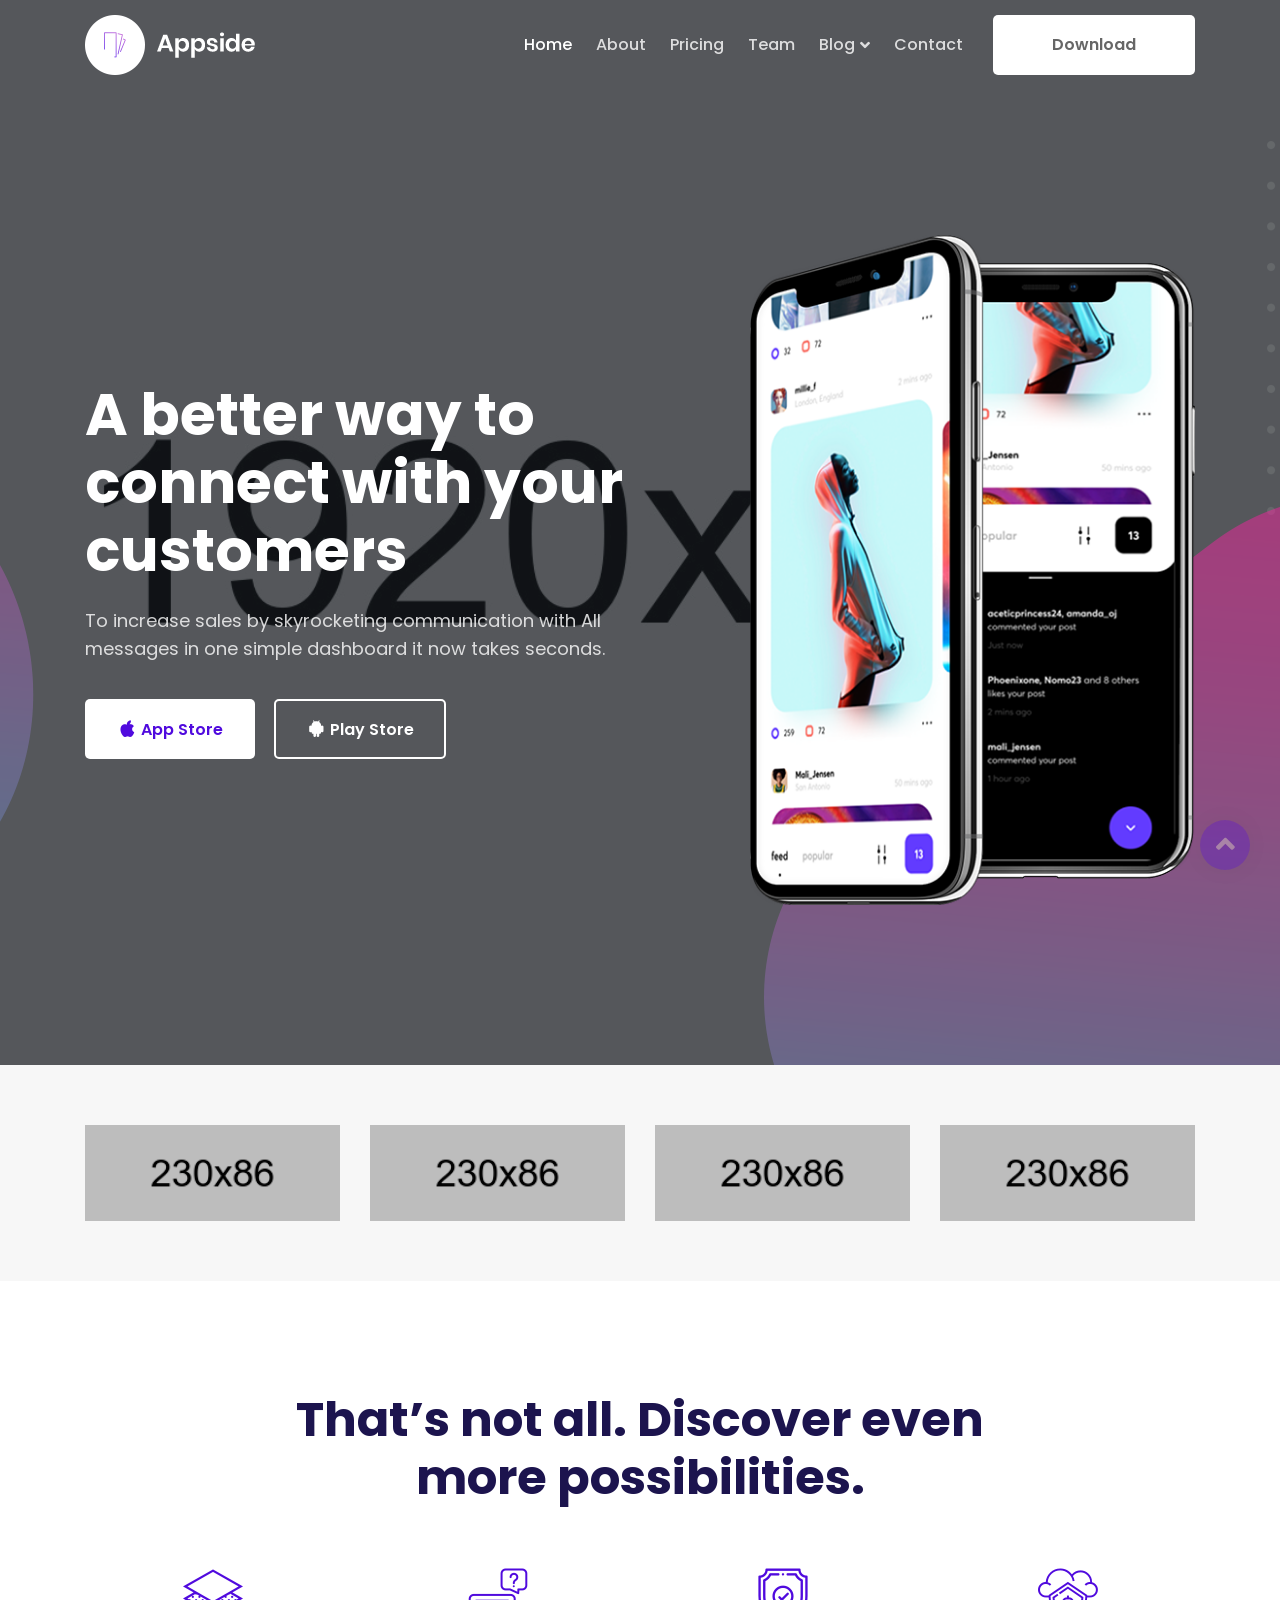
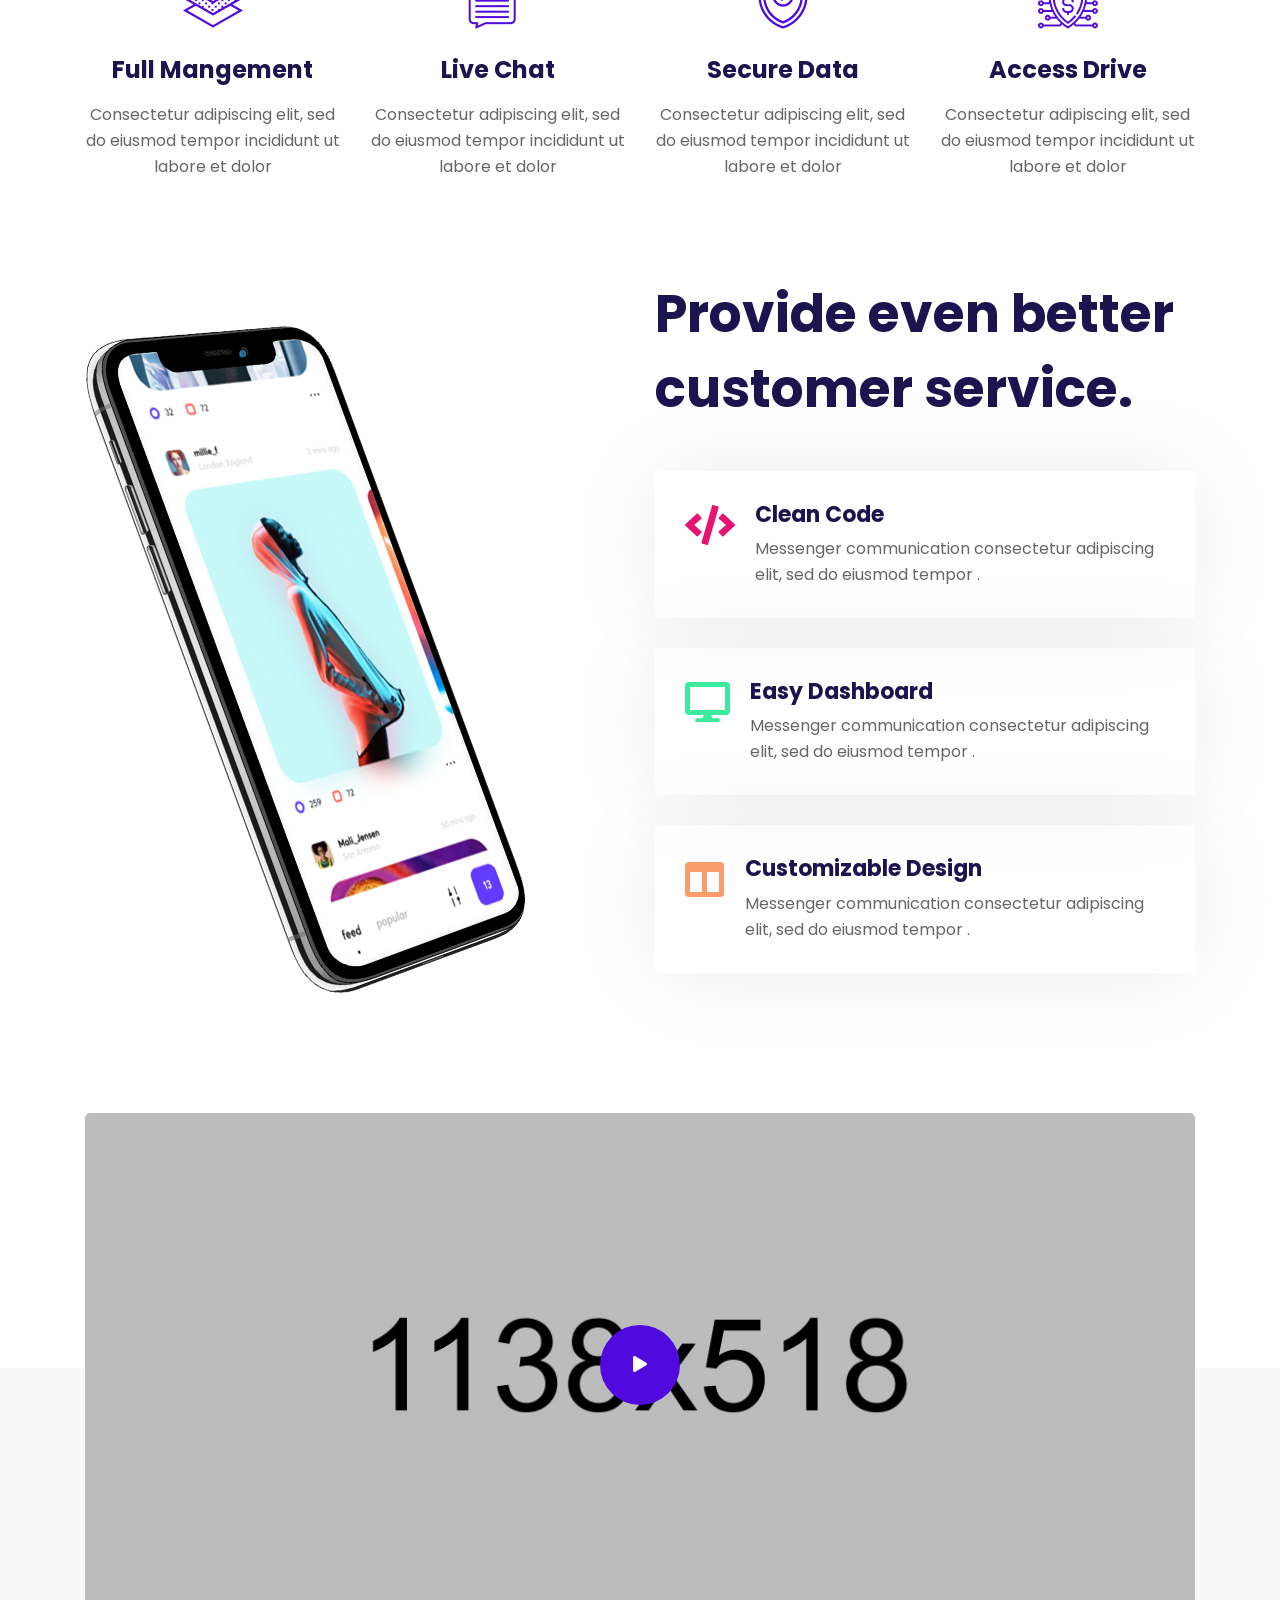
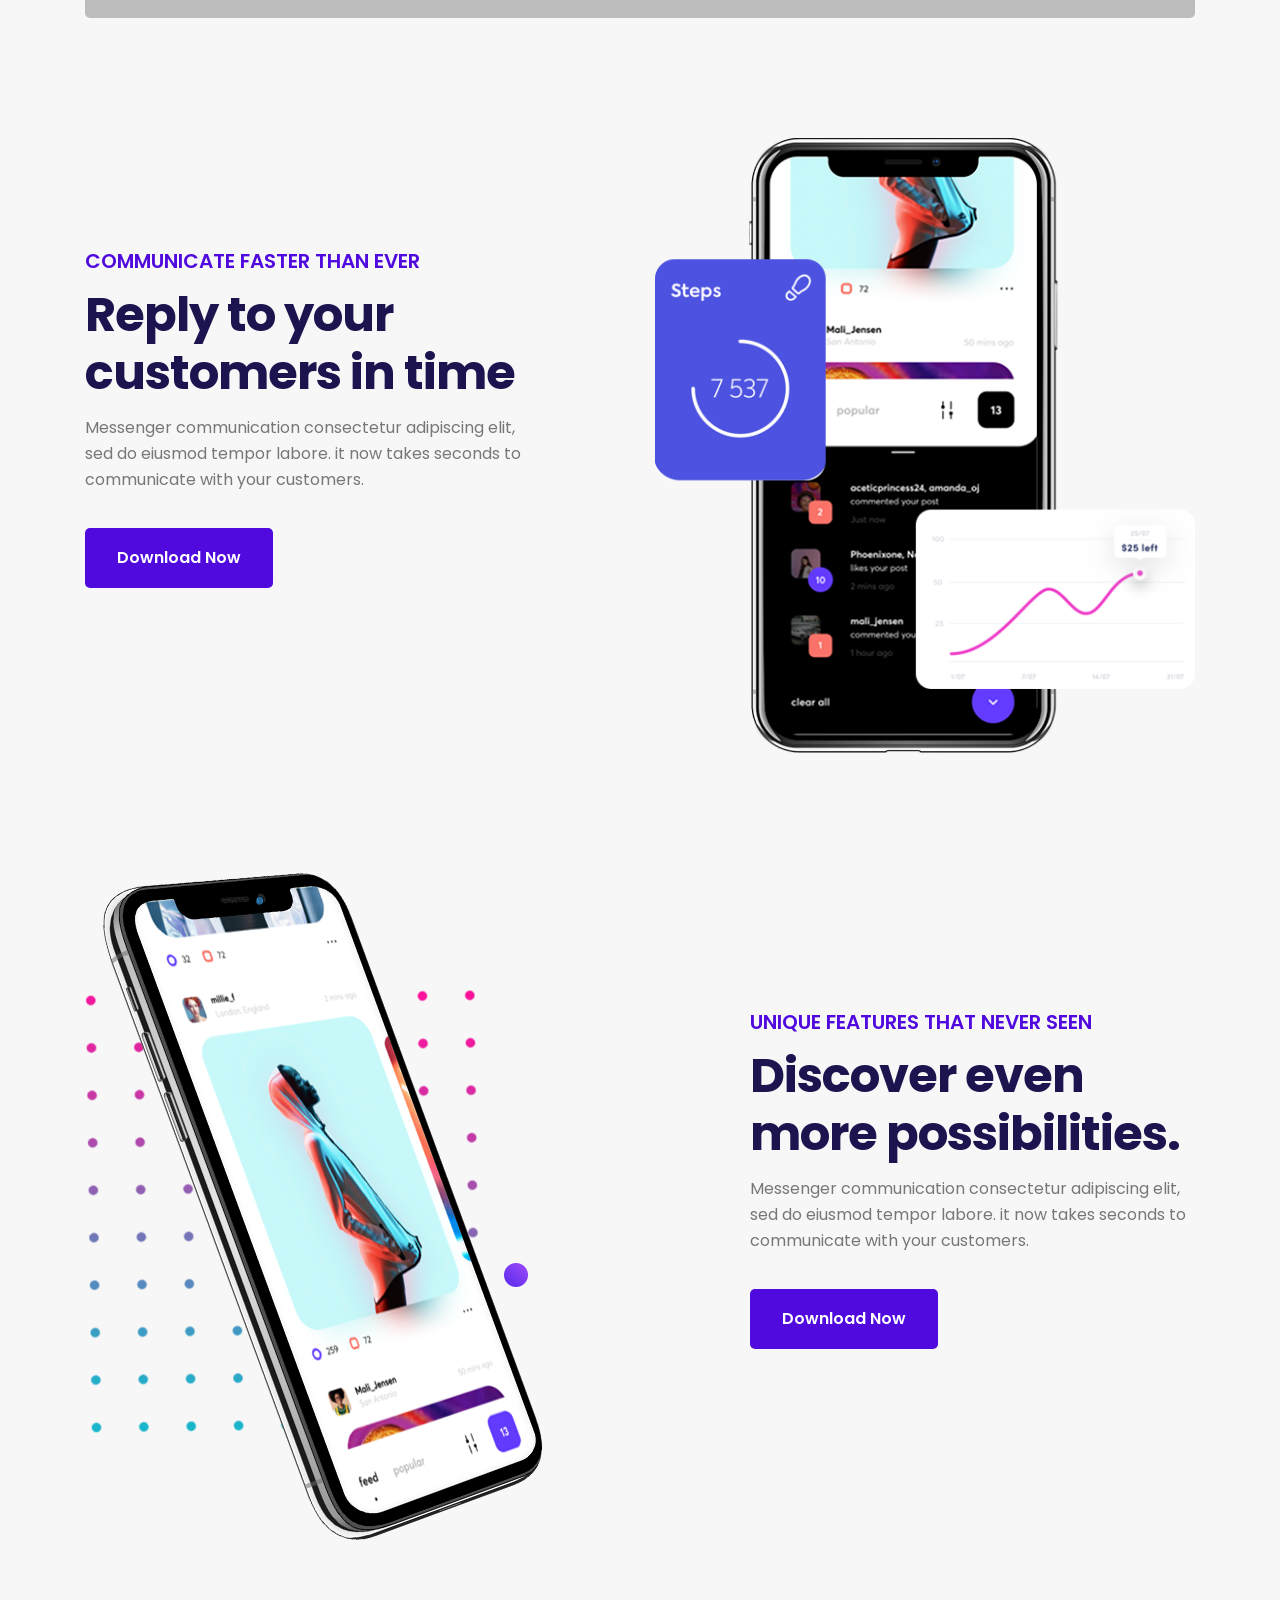
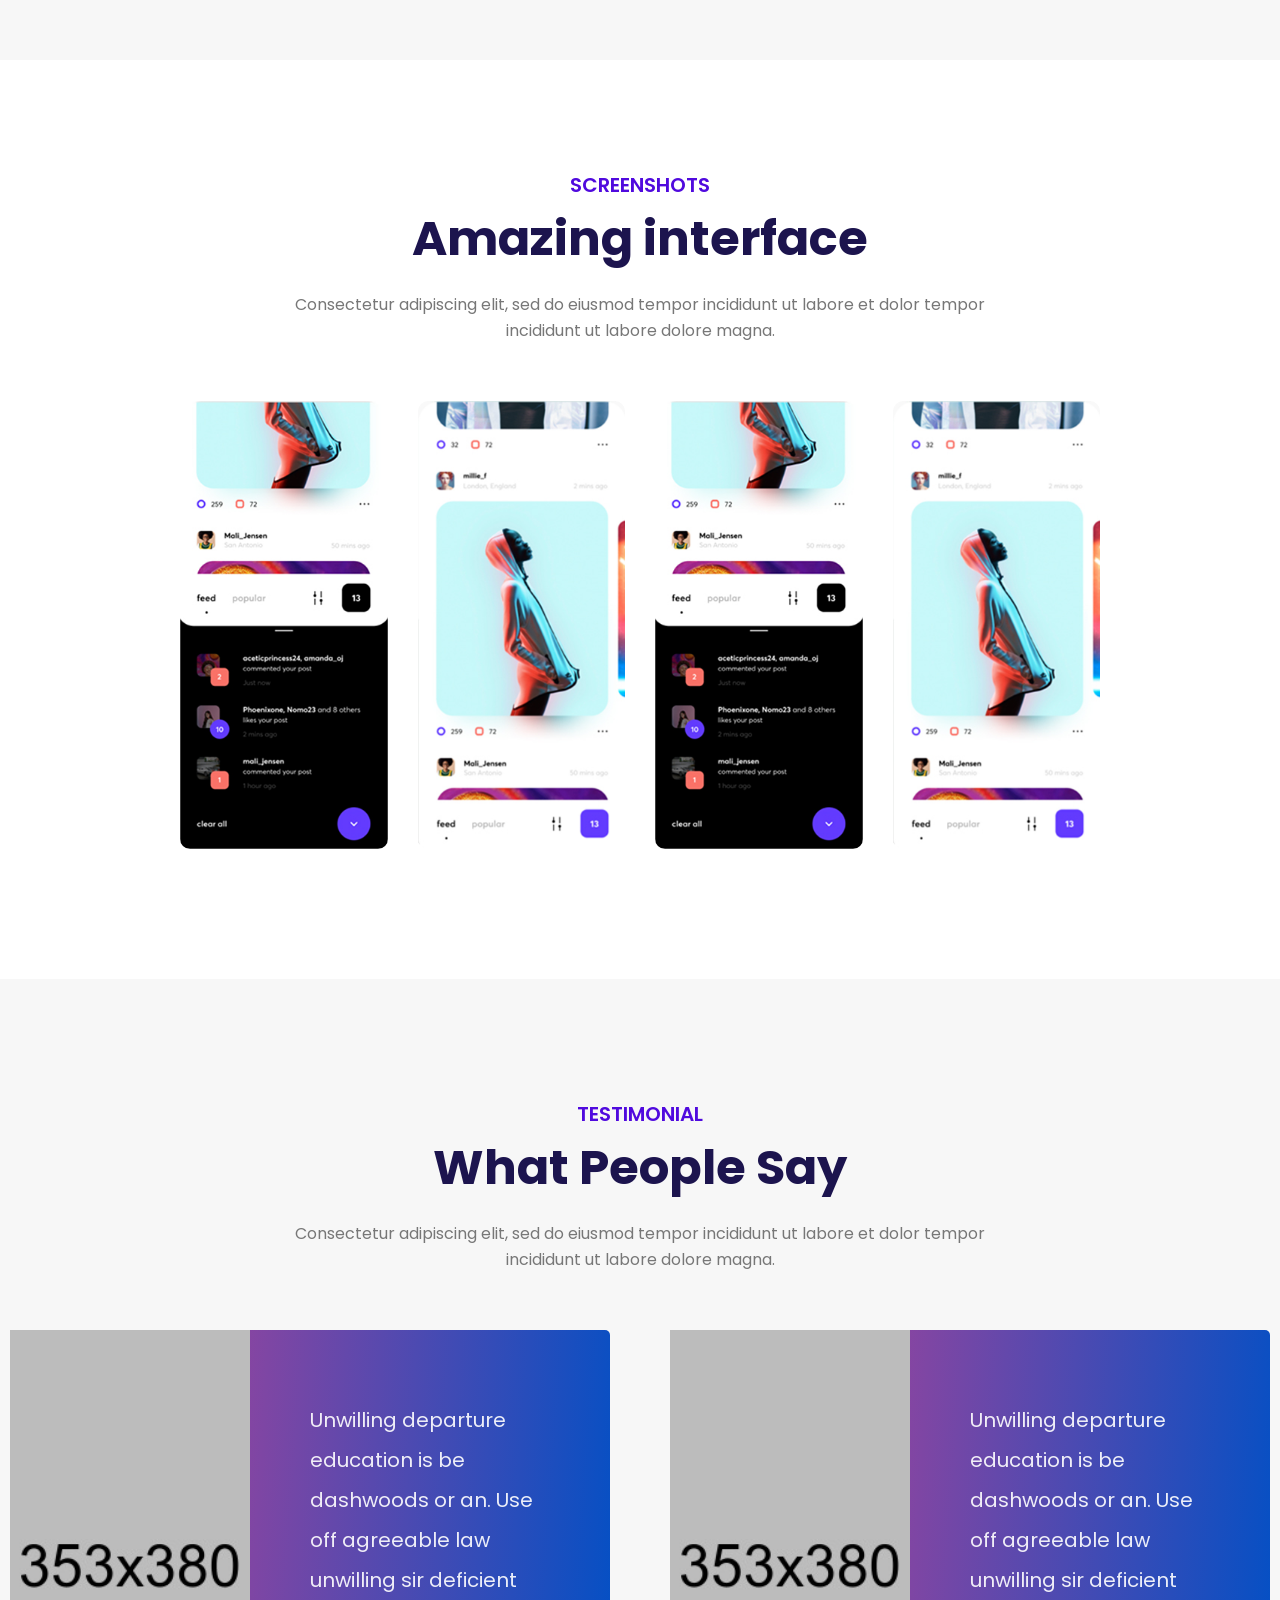
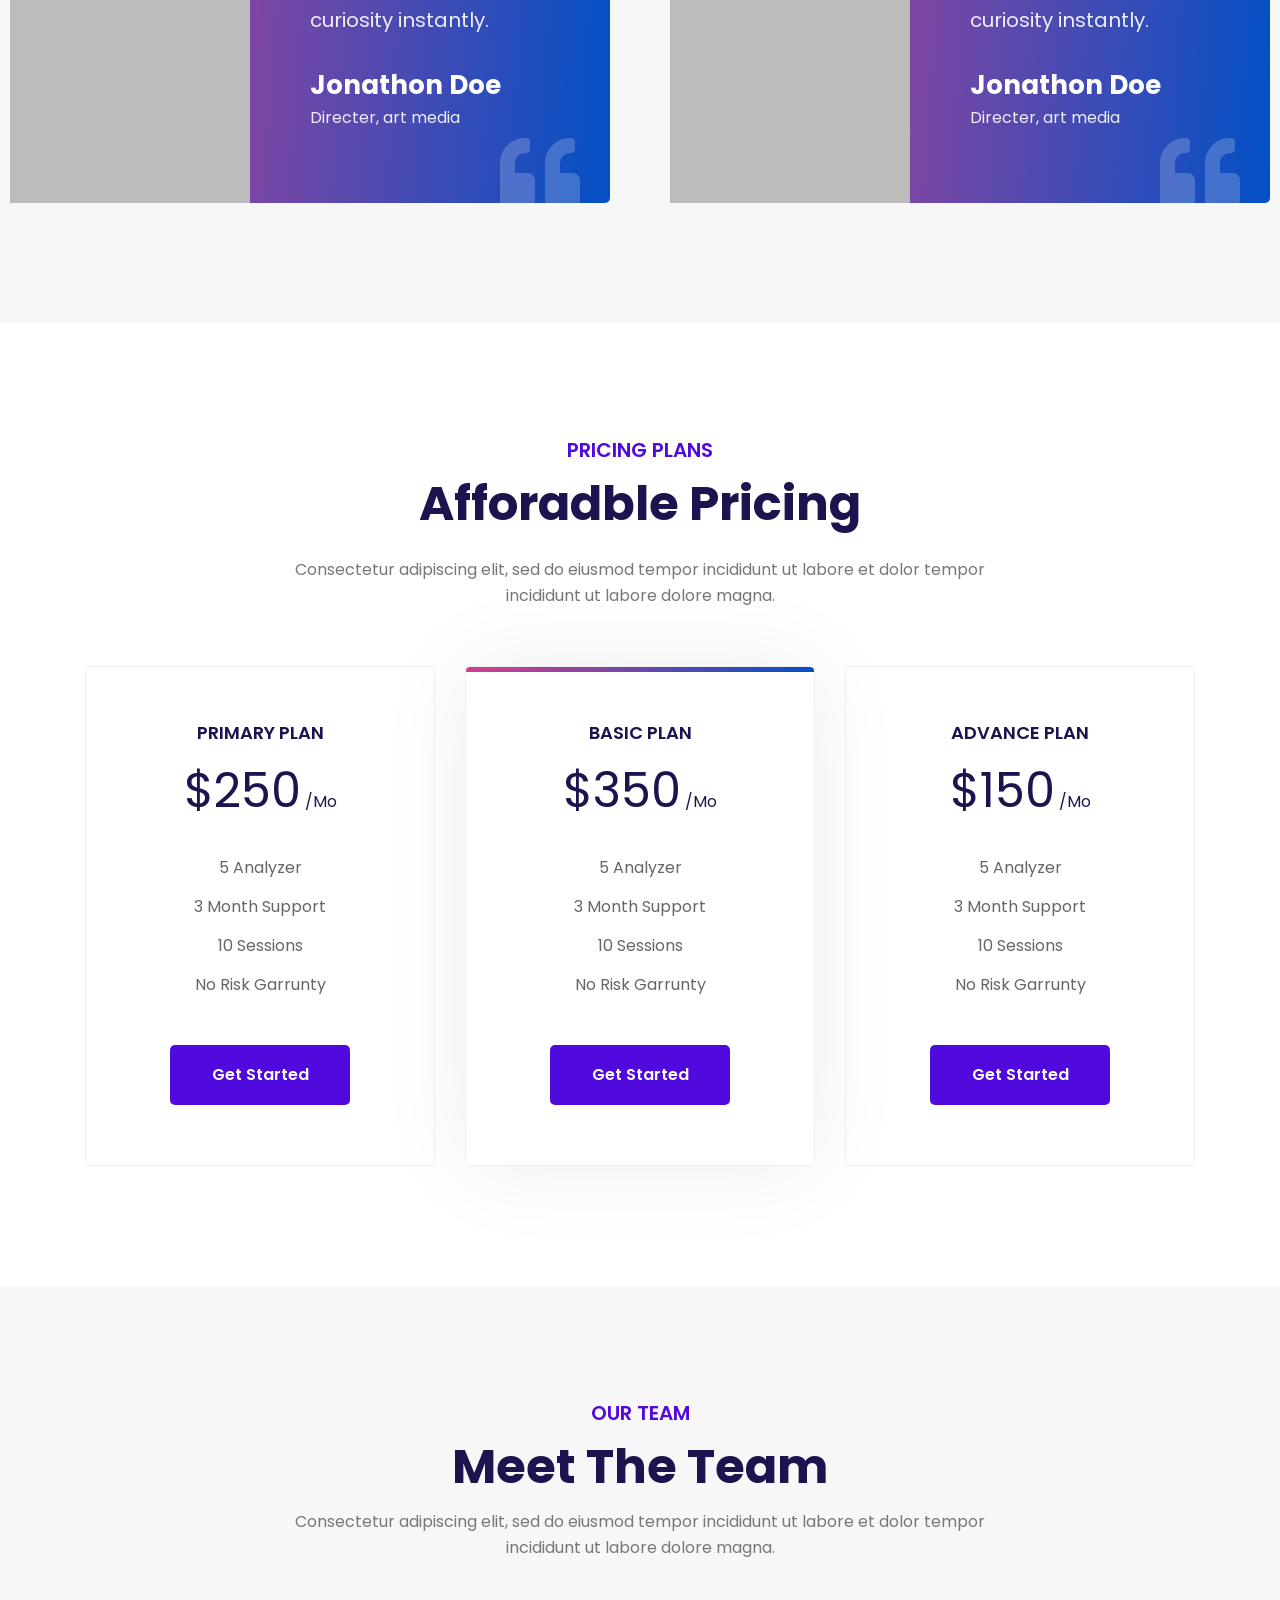
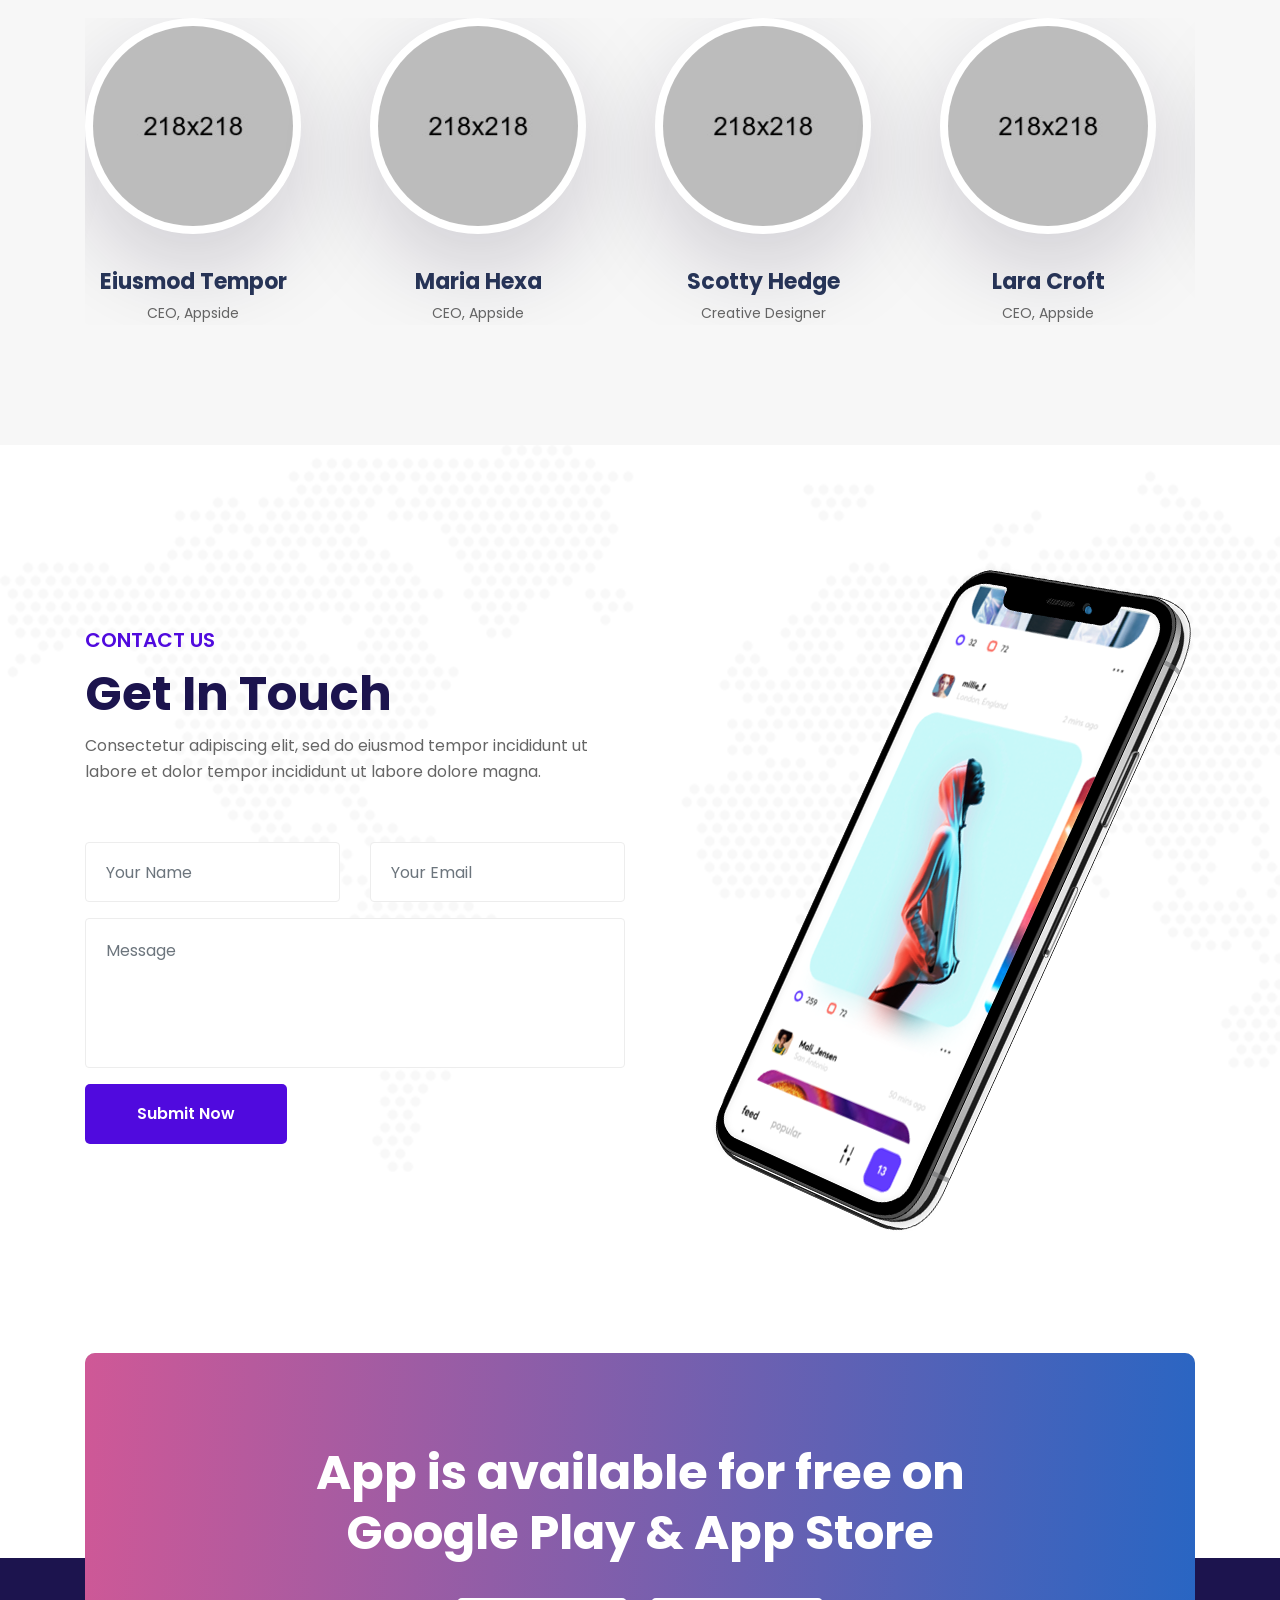
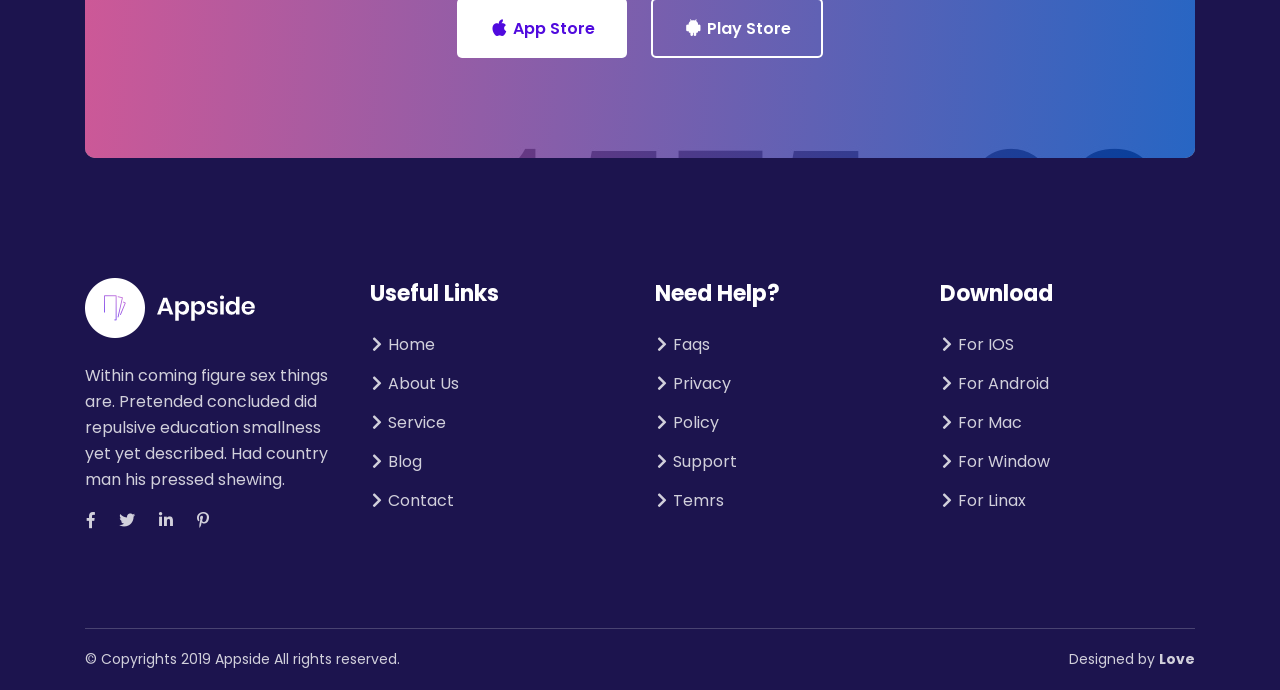
<file: public/index-10.html>
<!DOCTYPE html>
<html lang="zxx">

<head>
    <meta http-equiv="Content-Type" content="text/html; charset=UTF-8">
    <meta http-equiv="X-UA-Compatible" content="IE=edge" />
    <meta http-equiv="X-UA-Compatible" content="ie=edge">
    <meta name="viewport" content="width=device-width, initial-scale=1.0">
    <meta name="robots" content="noarchive">
    <title> Appside | App Landing pages HTML Templates </title>
    <!-- favicon -->
    <link rel="shortcut icon" href="favicon.ico" type="image/x-icon">
    <!-- bootstrap -->
    <link rel="stylesheet" href="assets/css/bootstrap.min.css">
    <!-- icofont -->
    <link rel="stylesheet" href="assets/css/fontawesome.5.7.2.css">
    <!-- flaticon -->
    <link rel="stylesheet" href="assets/css/flaticon.css">
    <!-- animate.css -->
    <link rel="stylesheet" href="assets/css/animate.css">
    <!-- Owl Carousel -->
    <link rel="stylesheet" href="assets/css/owl.carousel.min.css">
    <!-- magnific popup -->
    <link rel="stylesheet" href="assets/css/magnific-popup.css">
    <!-- stylesheet -->
    <link rel="stylesheet" href="assets/css/style.css">
    <!-- responsive -->
    <link rel="stylesheet" href="assets/css/responsive.css">
</head>

<body>
    
<!-- navbar area start -->
    <nav class="navbar navbar-area navbar-expand-lg nav-absolute white nav-style-01 header-style-09">
        <div class="container nav-container">
            <div class="responsive-mobile-menu">
                <div class="logo-wrapper">
                    <a href="index.html" class="logo">
                        <img src="assets/img/logo-white.png" alt="logo">
                    </a>
                </div>
                <button class="navbar-toggler" type="button" data-toggle="collapse" data-target="#appside_main_menu" 
                    aria-expanded="false" aria-label="Toggle navigation">
                    <span class="navbar-toggler-icon"></span>
                </button>
            </div>
            <div class="collapse navbar-collapse" id="appside_main_menu">
                <ul class="navbar-nav">
                    <li class="current-menu-item">
                        <a href="#">Home</a>
                    </li>
                    <li><a href="#about">About</a></li>
                    <li><a href="#pricing">Pricing</a></li>
                    <li><a href="#team">Team</a></li>
                    <li class="menu-item-has-children">
                        <a href="#">Blog</a>
                        <ul class="sub-menu">
                            <li><a href="blog.html">Blog 01</a></li>
                            <li><a href="blog-details.html">Blog Details</a></li>
                        </ul>
                    </li>
                    <li><a href="#contact">Contact</a></li>
                </ul>
            </div>
            <div class="nav-right-content">
                <ul>
                    <li class="button-wrapper">
                        <a href="#" class="boxed-btn">Download</a>
                    </li>
                </ul>
            </div>
        </div>
</nav>

    <!-- navbar area end -->

    <!-- header area start  -->
    <header class="header-area header-bg-10 style-10" id="home">
        <div class="container">
            <div class="row justify-content-between">
                <div class="col-lg-6">
                    <div class="header-inner">
                        <h1 class="title wow fadeInDown">A better way to connect with your customers</h1>
                        <p>To increase sales by skyrocketing communication with All messages in one simple dashboard it now takes seconds.</p>
                        <div class="btn-wrapper wow fadeInUp">
                            <a href="#" class="boxed-btn-02 reverse-color"><i class="flaticon-apple-1"></i> App Store</a>
                            <a href="#" class="boxed-btn-02 blank"><i class="flaticon-android-logo"></i> Play Store</a>
                        </div>
                    </div>
                </div>
                <div class="col-lg-5">
                    <div class="right-img">
                        <div class="img-wrapper">
                            <img src="assets/img/header-right-image.png" alt="header right image">
                        </div>
                    </div>
                </div>
            </div>
        </div>
    </header>
    <!-- header area end  -->
<div class="sponsor-area gray-bg padding-60">
    <div class="container">
        <div class="row">
            <div class="col-lg-12">
                <div class="brand-carousel">
                    <div class="single-brand-item">
                        <img src="assets/img/brand-logos/01.png" alt="brand logo">
                    </div>
                    <div class="single-brand-item">
                        <img src="assets/img/brand-logos/02.png" alt="brand logo">
                    </div>
                    <div class="single-brand-item">
                        <img src="assets/img/brand-logos/03.png" alt="brand logo">
                    </div>
                    <div class="single-brand-item">
                        <img src="assets/img/brand-logos/04.png" alt="brand logo">
                    </div>
                    <div class="single-brand-item">
                        <img src="assets/img/brand-logos/05.png" alt="brand logo">
                    </div>
                    <div class="single-brand-item">
                        <img src="assets/img/brand-logos/06.png" alt="brand logo">
                    </div>
                </div>
            </div>
        </div>
    </div>
</div>

<!-- discover area start  -->
<section class="discover-area padding-top-110 padding-bottom-80" id="about">
    <div class="container">
        <div class="row justify-content-center">
            <div class="col-lg-8">
                <div class="section-title">
                    <h2 class="title">That’s not all. Discover even more possibilities.</h2>
                </div>
            </div>
        </div>
        <div class="row">
            <div class="col-lg-3 col-md-6">
                <div class="single-discover-item">
                    <div class="icon">
                        <i class="flaticon-layers-2"></i>
                    </div>
                    <div class="content">
                        <h4 class="title">Full Mangement</h4>
                        <p>Consectetur adipiscing elit, sed do eiusmod tempor incididunt ut labore et dolor </p>
                    </div>
                </div>
            </div>
            <div class="col-lg-3 col-md-6">
                <div class="single-discover-item">
                    <div class="icon">
                        <i class="flaticon-chat"></i>
                    </div>
                    <div class="content">
                        <h4 class="title">Live Chat</h4>
                        <p>Consectetur adipiscing elit, sed do eiusmod tempor incididunt ut labore et dolor </p>
                    </div>
                </div>
            </div>
            <div class="col-lg-3 col-md-6">
                <div class="single-discover-item">
                    <div class="icon">
                        <i class="flaticon-shield-1"></i>
                    </div>
                    <div class="content">
                        <h4 class="title">Secure Data</h4>
                        <p>Consectetur adipiscing elit, sed do eiusmod tempor incididunt ut labore et dolor </p>
                    </div>
                </div>
            </div>
            <div class="col-lg-3 col-md-6">
                <div class="single-discover-item">
                    <div class="icon">
                        <i class="flaticon-cloud"></i>
                    </div>
                    <div class="content">
                        <h4 class="title">Access Drive</h4>
                        <p>Consectetur adipiscing elit, sed do eiusmod tempor incididunt ut labore et dolor </p>
                    </div>
                </div>
            </div>
        </div>
    </div>
</section>
<!-- discover area start  -->

<!-- full width feature 04 area start  -->
<section class="full-width-area-feature-wrap padding-bottom-120">
    <div class="container">
        <div class="row">
            <div class="col-lg-12">
                <div class="full-width-feature-area-04">
                    <div class="row justify-content-lg-between">
                        <div class="col-lg-5">
                            <div class="img-wrapper margin-top-50">
                                <img src="assets/img/full-width-feature-04.png" alt="">
                            </div>
                        </div>
                        <div class="col-lg-6">
                            <div class="right-content-area">
                                <h2 class="title margin-bottom-45">Provide even better customer service.</h2>
                                <ul class="feature-list-04">
                                    <li class="single-feature-list-item-04 theme-01">
                                        <div class="icon">
                                            <i class="fa fa-code"></i>
                                        </div>
                                        <div class="content">
                                            <h4 class="title">Clean Code</h4>
                                            <p>Messenger communication consectetur adipiscing elit, sed do eiusmod tempor .</p>
                                        </div>
                                    </li>
                                    <li class="single-feature-list-item-04 theme-02">
                                        <div class="icon">
                                            <i class="fa fa-desktop"></i>
                                        </div>
                                        <div class="content">
                                            <h4 class="title">Easy Dashboard</h4>
                                            <p>Messenger communication consectetur adipiscing elit, sed do eiusmod tempor .</p>
                                        </div>
                                    </li>
                                    <li class="single-feature-list-item-04 theme-03">
                                        <div class="icon">
                                            <i class="fa fa-columns"></i>
                                        </div>
                                        <div class="content">
                                            <h4 class="title">Customizable Design</h4>
                                            <p>Messenger communication consectetur adipiscing elit, sed do eiusmod tempor .</p>
                                        </div>
                                    </li>
                                </ul>
                            </div>
                        </div>
                    </div>
                </div>
            </div>
        </div>
    </div>
</section>
<!-- full width feature 04 area end -->
<div class="video-play-area margin-minus">
    <div class="container">
        <div class="row">
            <div class="col-lg-12">
                <div class="video-play-width-image">
                    <img src="assets/img/video-image-02.jpg" alt="">
                    <div class="hover">
                        <a href="https://www.youtube.com/watch?v=QNd-_-fSOHY&t" class="mfp-iframe video-play-btn"><i class="fa fa-play"></i></a>
                    </div>
                </div>
            </div>
        </div>
    </div>
</div>
<!-- full width feature area start -->
<section class="full-width-feature-area-03 gray-bg padding-top-120 padding-bottom-120 has-video-with-img">
    <div class="container">
        <div class="row">
            <div class="col-lg-12">
                <div class="full-width-feature-style-03">
                    <div class="row justify-content-between reorder-xs">
                        <div class="col-lg-5">
                            <div class="content-area">
                                <div class="section-title left-aligned">
                                    <span class="subtitle">Communicate faster than ever</span>
                                    <h3 class="title">Reply to your customers in time</h3>
                                    <p>Messenger communication consectetur adipiscing elit, sed do eiusmod tempor  labore. it now takes seconds to communicate with your customers.</p>
                                    <div class="btn-wrapper">
                                        <a href="#" class="boxed-btn-02">Download Now</a>
                                    </div>
                                </div>
                            </div>
                        </div>
                        <div class="col-lg-6">
                            <div class="img-wrapper">
                                <img src="assets/img/full-width-feature-05.png" alt="full width feature">
                            </div>
                        </div>
                    </div>
                </div>
                <div class="full-width-feature-style-03 bg-cover padding-top-120">
                    <div class="row">
                        <div class="col-lg-7">
                            <div class="img-wrapper">
                                <img src="assets/img/full-width-feature-06.png" alt="full width feature">
                            </div>
                        </div>
                        <div class="col-lg-5">
                            <div class="content-area">
                                <div class="section-title left-aligned">
                                    <span class="subtitle">Unique Features that never seen </span>
                                    <h3 class="title">Discover even more possibilities.</h3>
                                    <p>Messenger communication consectetur adipiscing elit, sed do eiusmod tempor  labore. it now takes seconds to communicate with your customers.</p>
                                    <div class="btn-wrapper">
                                        <a href="#" class="boxed-btn-02">Download Now</a>
                                    </div>
                                </div>
                            </div>
                        </div>
                    </div>
                </div>
            </div>
        </div>
    </div>
</section>
<!-- full width feature area end -->

<!-- screenshort area start  -->
<section class="screenshort-area-02 padding-top-110 padding-bottom-120">
    <div class="container">
        <div class="row justify-content-center">
            <div class="col-lg-10">
                <div class="section-title"><!-- section title -->
                    <span class="subtitle">Screenshots</span>
                    <h3 class="title extra">Amazing  interface</h3>
                    <p>Consectetur adipiscing elit, sed do eiusmod tempor incididunt ut labore et dolor  tempor incididunt ut labore dolore magna.</p>
                </div><!-- / /. section title -->
            </div>
        </div>
        <div class="row justify-content-center">
            <div class="col-lg-10">
                <div class="screeshort-carousel-wrap-02">
                    <div class="mobile-cover">
                        <img src="assets/img/mobile.png" alt="">
                    </div>
                    <div class="screenshort-carousel-02">
                        <div class="single-screenshort-item">
                            <img src="assets/img/screenshort/01.jpg" alt="screenhshort image">
                        </div>
                        <div class="single-screenshort-item">
                            <img src="assets/img/screenshort/02.jpg" alt="screenhshort image">
                        </div>
                        <div class="single-screenshort-item">
                            <img src="assets/img/screenshort/01.jpg" alt="screenhshort image">
                        </div>
                        <div class="single-screenshort-item">
                            <img src="assets/img/screenshort/02.jpg" alt="screenhshort image">
                        </div>
                    </div>
                </div>
            </div>
        </div>
    </div>
</section>
<!-- screenshort area end -->
 <!-- testimonial-two-area start  -->
 <div class="testimonial-area-two padding-top-120 gray-bg padding-bottom-120">
     <div class="container">
        <div class="row justify-content-center">
            <div class="col-lg-10">
                <div class="section-title"><!-- section title -->
                    <span class="subtitle">Testimonial</span>
                    <h3 class="title extra">What People Say</h3>
                    <p>Consectetur adipiscing elit, sed do eiusmod tempor incididunt ut labore et dolor  tempor incididunt ut labore dolore magna.</p>
                </div><!-- / /. section title -->
            </div>
        </div>
     </div>
     <div class="testimonial-carousel-02">
        <div class="single-testimonial-item-02">
             <div class="img-wrapper">
                 <div class="bg-image" style="background-image: url(assets/img/testimonial/style-02/01.jpg)"></div>
             </div>
             <div class="content-area">
                 <p>Unwilling departure education is be dashwoods or an. Use off agreeable law unwilling sir deficient curiosity instantly. </p>
                 <div class="author-meta">
                     <h4 class="title">Jonathon Doe</h4>
                     <span class="designation">Directer, art media</span>
                 </div>
             </div>
        </div>
        <div class="single-testimonial-item-02">
             <div class="img-wrapper">
                 <div class="bg-image" style="background-image: url(assets/img/testimonial/style-02/01.jpg)"></div>
             </div>
             <div class="content-area">
                <p>Unwilling departure education is be dashwoods or an. Use off agreeable law unwilling sir deficient curiosity instantly. </p>
                 <div class="author-meta">
                     <h4 class="title">Jonathon Doe</h4>
                     <span class="designation">Directer, art media</span>
                 </div>
             </div>
        </div>
        <div class="single-testimonial-item-02">
             <div class="img-wrapper">
                 <div class="bg-image" style="background-image: url(assets/img/testimonial/style-02/01.jpg)"></div>
             </div>
             <div class="content-area">
                <p>Unwilling departure education is be dashwoods or an. Use off agreeable law unwilling sir deficient curiosity instantly. </p>
                 <div class="author-meta">
                     <h4 class="title">Jonathon Doe</h4>
                     <span class="designation">Directer, art media</span>
                 </div>
             </div>
        </div>
        <div class="single-testimonial-item-02">
             <div class="img-wrapper">
                 <div class="bg-image" style="background-image: url(assets/img/testimonial/style-02/01.jpg)"></div>
             </div>
             <div class="content-area">
                <p>Unwilling departure education is be dashwoods or an. Use off agreeable law unwilling sir deficient curiosity instantly. </p>
                 <div class="author-meta">
                     <h4 class="title">Jonathon Doe</h4>
                     <span class="designation">Directer, art media</span>
                 </div>
             </div>
        </div>
        <div class="single-testimonial-item-02">
             <div class="img-wrapper">
                 <div class="bg-image" style="background-image: url(assets/img/testimonial/style-02/01.jpg)"></div>
             </div>
             <div class="content-area">
                <p>Unwilling departure education is be dashwoods or an. Use off agreeable law unwilling sir deficient curiosity instantly. </p>
                 <div class="author-meta">
                     <h4 class="title">Jonathon Doe</h4>
                     <span class="designation">Directer, art media</span>
                 </div>
             </div>
        </div>
     </div>
 </div>
 <!-- testimonial-two-area end  -->

<!-- price plan area start -->
<section class="pricing-plan-area" id="pricing">
    <div class="container">
        <div class="row justify-content-center">
            <div class="col-lg-10">
                <div class="section-title"><!-- section title -->
                    <span class="subtitle">Pricing plans</span>
                    <h3 class="title extra">Afforadble Pricing</h3>
                    <p>Consectetur adipiscing elit, sed do eiusmod tempor incididunt ut labore et dolor  tempor incididunt ut labore dolore magna.</p>
                </div><!-- //. section title -->
            </div>
        </div>
        <div class="row">
            <div class="col-lg-4 col-md-6">
                <div class="single-price-plan-02 wow zoomIn"><!-- single price plan one -->
                    <div class="price-header">
                        <h4 class="name">Primary Plan</h4>
                        <div class="price-wrap">
                            <span class="price">$250</span>
                            <span class="month">/Mo</span>
                        </div>
                    </div>
                    <div class="price-body">
                        <ul>
                            <li>5 Analyzer</li>
                            <li>3 Month Support</li>
                            <li>10 Sessions</li>
                            <li>No Risk Garrunty</li>
                        </ul>
                    </div>
                    <div class="price-footer">
                        <a href="#" class="boxed-btn">Get Started</a>
                    </div>
                </div><!-- //. single price plan one -->
            </div>
            <div class="col-lg-4 col-md-6">
                <div class="single-price-plan-02 wow zoomIn featured"><!-- single price plan one -->
                    <div class="price-header">
                        <h4 class="name">Basic Plan</h4>
                        <div class="price-wrap">
                            <span class="price">$350</span>
                            <span class="month">/Mo</span>
                        </div>
                    </div>
                    <div class="price-body">
                        <ul>
                            <li>5 Analyzer</li>
                            <li>3 Month Support</li>
                            <li>10 Sessions</li>
                            <li>No Risk Garrunty</li>
                        </ul>
                    </div>
                    <div class="price-footer">
                        <a href="#" class="boxed-btn">Get Started</a>
                    </div>
                </div><!-- //. single price plan one -->
            </div>
            <div class="col-lg-4 col-md-6">
                <div class="single-price-plan-02 wow zoomIn"><!-- single price plan one -->
                    <div class="price-header">
                        <h4 class="name">Advance Plan</h4>
                        <div class="price-wrap">
                            <span class="price">$150</span>
                            <span class="month">/Mo</span>
                        </div>
                    </div>
                    <div class="price-body">
                        <ul>
                            <li>5 Analyzer</li>
                            <li>3 Month Support</li>
                            <li>10 Sessions</li>
                            <li>No Risk Garrunty</li>
                        </ul>
                    </div>
                    <div class="price-footer">
                        <a href="#" class="boxed-btn">Get Started</a>
                    </div>
                </div><!-- //. single price plan one -->
            </div>
        </div>
    </div>
</section>
<!-- price plan area end -->
        
<!-- team member area start -->
<section class="team-member-area gray-bg padding-bottom-120" id="team">
    <div class="container">
        <div class="row justify-content-center">
            <div class="col-lg-10">
                <div class="section-title"><!-- section title -->
                    <span class="subtitle">Our Team</span>
                    <h3 class="title">Meet The Team</h3>
                    <p>Consectetur adipiscing elit, sed do eiusmod tempor incididunt ut labore et dolor  tempor incididunt ut labore dolore magna.</p>
                </div><!-- //. section title -->
            </div>
        </div>
        <div class="row">
            <div class="col-lg-12">
                <div class="team-carousel"><!-- team carousel -->
                    <div class="single-team-member "><!-- single team member -->
                        <div class="thumb">
                            <img src="assets/img/team-member/01.jpg" alt="team member image">
                            <div class="hover">
                                <ul class="social-icon">
                                    <li><a href="#"><i class="fab fa-facebook-f"></i></a></li>
                                    <li><a href="#"><i class="fab fa-twitter"></i></a></li>
                                    <li><a href="#"><i class="fab fa-linkedin-in"></i></a></li>
                                </ul>
                            </div>
                        </div>
                        <div class="content">
                            <h4 class="title">Eiusmod Tempor</h4>
                            <span class="post">CEO, Appside</span>
                        </div>
                    </div><!-- //. single team member -->
                    <div class="single-team-member "><!-- single team member -->
                        <div class="thumb">
                            <img src="assets/img/team-member/02.jpg" alt="team member image">
                            <div class="hover">
                                <ul class="social-icon">
                                    <li><a href="#"><i class="fab fa-facebook-f"></i></a></li>
                                    <li><a href="#"><i class="fab fa-twitter"></i></a></li>
                                    <li><a href="#"><i class="fab fa-linkedin-in"></i></a></li>
                                </ul>
                            </div>
                        </div>
                        <div class="content">
                            <h4 class="title">Maria Hexa</h4>
                            <span class="post">CEO, Appside</span>
                        </div>
                    </div><!-- //. single team member -->
                    <div class="single-team-member "><!-- single team member -->
                        <div class="thumb">
                            <img src="assets/img/team-member/03.jpg" alt="team member image">
                            <div class="hover">
                                <ul class="social-icon">
                                    <li><a href="#"><i class="fab fa-facebook-f"></i></a></li>
                                    <li><a href="#"><i class="fab fa-twitter"></i></a></li>
                                    <li><a href="#"><i class="fab fa-linkedin-in"></i></a></li>
                                </ul>
                            </div>
                        </div>
                        <div class="content">
                            <h4 class="title">Scotty Hedge</h4>
                            <span class="post">Creative Designer</span>
                        </div>
                    </div><!-- //. single team member -->
                    <div class="single-team-member "><!-- single team member -->
                        <div class="thumb">
                            <img src="assets/img/team-member/04.jpg" alt="team member image">
                            <div class="hover">
                                <ul class="social-icon">
                                    <li><a href="#"><i class="fab fa-facebook-f"></i></a></li>
                                    <li><a href="#"><i class="fab fa-twitter"></i></a></li>
                                    <li><a href="#"><i class="fab fa-linkedin-in"></i></a></li>
                                </ul>
                            </div>
                        </div>
                        <div class="content">
                            <h4 class="title">Lara Croft</h4>
                            <span class="post">CEO, Appside</span>
                        </div>
                    </div><!-- //. single team member -->
                    <div class="single-team-member "><!-- single team member -->
                        <div class="thumb">
                            <img src="assets/img/team-member/05.jpg" alt="team member image">
                            <div class="hover">
                                <ul class="social-icon">
                                    <li><a href="#"><i class="fab fa-facebook-f"></i></a></li>
                                    <li><a href="#"><i class="fab fa-twitter"></i></a></li>
                                    <li><a href="#"><i class="fab fa-linkedin-in"></i></a></li>
                                </ul>
                            </div>
                        </div>
                        <div class="content">
                            <h4 class="title">Eiusmoy Smith</h4>
                            <span class="post">Developer</span>
                        </div>
                    </div><!-- //. single team member -->
                </div><!-- //. team carousel -->
            </div>
        </div>
    </div>
</section>
<!-- team member area end -->

<!-- contact form area start  -->
<div class="contact-form-area-02 contact-bg padding-bottom-120 padding-top-120">
    <div class="container">
        <div class="row">
            <div class="col-lg-6">
                    <div class="contact-area-wrapper" id="contact"><!-- contact area wrapper -->
                        <span class="subtitle">Contact us</span>
                        <h3 class="title">Get In Touch</h3>
                        <p>Consectetur adipiscing elit, sed do eiusmod tempor incididunt ut labore et dolor  tempor incididunt ut labore dolore magna.</p>
                        <form action="index.html" id="contact_form_submit" class="contact-form sec-margin">
                            <div class="row">
                                <div class="col-lg-6">
                                    <div class="form-group">
                                        <input type="text" class="form-control" id="uname" placeholder="Your Name">
                                    </div>
                                </div>
                                <div class="col-lg-6">
                                    <div class="form-group">
                                        <input type="text" class="form-control" id="email" placeholder="Your Email">
                                    </div>
                                </div>
                                <div class="col-lg-12">
                                    <div class="form-group textarea">
                                        <textarea name="message" id="message" class="form-control" cols="30" rows="10" placeholder="Message"></textarea>
                                    </div>
                                    <button class="submit-btn-02" type="submit">Submit Now</button>
                                </div>
                            </div>
                        </form>
                    </div><!-- //. contact area wrapper -->
                </div>
            <div class="col-lg-6">
                <div class="img-wrapper">
                    <img src="assets/img/contact-mobile.png" alt="">
                </div>
            </div>
        </div>
    </div>
</div>
<!-- contact form area end -->

<div class="call-to-action-area">
    <div class="container">
        <div class="row">
            <div class="col-lg-12">
                <div class="call-to-action-inner-style-02">
                    <div class="row justify-content-center">
                        <div class="col-lg-8">
                            <h3 class="title">App is available for free on Google Play & App Store</h3>
                            <div class="btn-wrapper wow fadeInUp">
                                <a href="#" class="boxed-btn-02 reverse-color"><i class="flaticon-apple-1"></i> App Store</a>
                                <a href="#" class="boxed-btn-02 blank"><i class="flaticon-android-logo"></i> Play Store</a>
                            </div>
                        </div>
                    </div>
                </div>
            </div>
        </div>
    </div>
</div>

<!-- footer area start -->
<footer class="footer-area style-02 bg-blue">
    <div class="footer-top">
        <div class="container">
            <div class="row">
                <div class="col-lg-3 col-md-6">
                    <div class="footer-widget about_widget">
                        <a href="index.html" class="footer-logo"><img src="assets/img/logo-white.png" alt=""></a>
                        <p>Within coming figure sex things are. Pretended concluded did repulsive education smallness yet yet described. Had country man his pressed shewing. </p>
                        <ul class="social-icon">
                            <li><a href="#"><i class="fab fa-facebook-f"></i></a></li>
                            <li><a href="#"><i class="fab fa-twitter"></i></a></li>
                            <li><a href="#"><i class="fab fa-linkedin-in"></i></a></li>
                            <li><a href="#"><i class="fab fa-pinterest-p"></i></a></li>
                        </ul>
                    </div>
                </div>
                <div class="col-lg-3 col-md-6">
                    <div class="footer-widget nav_menus_widget">
                        <h4 class="widget-title">Useful Links</h4>
                        <ul>
                            <li><a href="index.html"><i class="fas fa-chevron-right"></i> Home</a></li>
                            <li><a href="#"><i class="fas fa-chevron-right"></i> About Us</a></li>
                            <li><a href="#"><i class="fas fa-chevron-right"></i> Service</a></li>
                            <li><a href="#"><i class="fas fa-chevron-right"></i> Blog</a></li>
                            <li><a href="#"><i class="fas fa-chevron-right"></i> Contact</a></li>
                        </ul>
                    </div>
                </div>
                <div class="col-lg-3 col-md-6">
                    <div class="footer-widget nav_menus_widget">
                        <h4 class="widget-title">Need Help?</h4>
                        <ul>
                            <li><a href="#"><i class="fas fa-chevron-right"></i> Faqs</a></li>
                            <li><a href="#"><i class="fas fa-chevron-right"></i> Privacy</a></li>
                            <li><a href="#"><i class="fas fa-chevron-right"></i> Policy</a></li>
                            <li><a href="#"><i class="fas fa-chevron-right"></i> Support</a></li>
                            <li><a href="#"><i class="fas fa-chevron-right"></i> Temrs</a></li>
                        </ul>
                    </div>
                </div>
                <div class="col-lg-3 col-md-6">
                    <div class="footer-widget nav_menus_widget">
                        <h4 class="widget-title">Download</h4>
                        <ul>
                            <li><a href="#"><i class="fas fa-chevron-right"></i> For IOS</a></li>
                            <li><a href="#"><i class="fas fa-chevron-right"></i> For Android</a></li>
                            <li><a href="#"><i class="fas fa-chevron-right"></i> For Mac</a></li>
                            <li><a href="#"><i class="fas fa-chevron-right"></i> For Window</a></li>
                            <li><a href="#"><i class="fas fa-chevron-right"></i> For Linax</a></li>
                        </ul>
                    </div>
                </div>
            </div>
        </div>
    </div>
    <div class="copyright-area"><!-- copyright area -->
        <div class="container">
            <div class="row">
                <div class="col-lg-12">
                    <div class="copyright-inner"><!-- copyright inner wrapper -->
                        <div class="left-content-area"><!-- left content area -->
                            &copy; Copyrights 2019 Appside All rights reserved.
                        </div><!-- //. left content aera -->
                        <div class="right-content-area"><!-- right content area -->
                            Designed by <strong>Love</strong>
                        </div><!-- //. right content area -->
                    </div><!-- //.copyright inner wrapper -->
                </div>
            </div>
        </div>
    </div><!-- //. copyright area -->
</footer>
<!-- footer area end -->

<!-- preloader area start -->
<div class="preloader-wrapper" id="preloader">
    <div class="preloader" >
        <div class="sk-circle">
            <div class="sk-circle1 sk-child"></div>
            <div class="sk-circle2 sk-child"></div>
            <div class="sk-circle3 sk-child"></div>
            <div class="sk-circle4 sk-child"></div>
            <div class="sk-circle5 sk-child"></div>
            <div class="sk-circle6 sk-child"></div>
            <div class="sk-circle7 sk-child"></div>
            <div class="sk-circle8 sk-child"></div>
            <div class="sk-circle9 sk-child"></div>
            <div class="sk-circle10 sk-child"></div>
            <div class="sk-circle11 sk-child"></div>
            <div class="sk-circle12 sk-child"></div>
        </div>
    </div>
</div>

  <!-- preloader area end -->

  <!-- back to top area start -->
  <div class="back-to-top">
        <i class="fas fa-angle-up"></i>
  </div>
  <!-- back to top area end -->

    <!-- jquery -->
    <script src="assets/js/jquery.js"></script>
    <!-- popper -->
    <script src="assets/js/popper.min.js"></script>
    <!-- bootstrap -->
    <script src="assets/js/bootstrap.min.js"></script>
    <!-- owl carousel -->
    <script src="assets/js/owl.carousel.min.js"></script>
    <!-- magnific popup -->
    <script src="assets/js/jquery.magnific-popup.js"></script>
    <!-- contact js-->
    <script src="assets/js/contact.js"></script>
    <!-- wow js-->
    <script src="assets/js/wow.min.js"></script>
    <!-- way points js-->
    <script src="assets/js/waypoints.min.js"></script>
    <!-- counterup js-->
    <script src="assets/js/jquery.counterup.min.js"></script>
    <!-- main -->
    <script src="assets/js/main.js"></script>
</body>

</html>
</file>
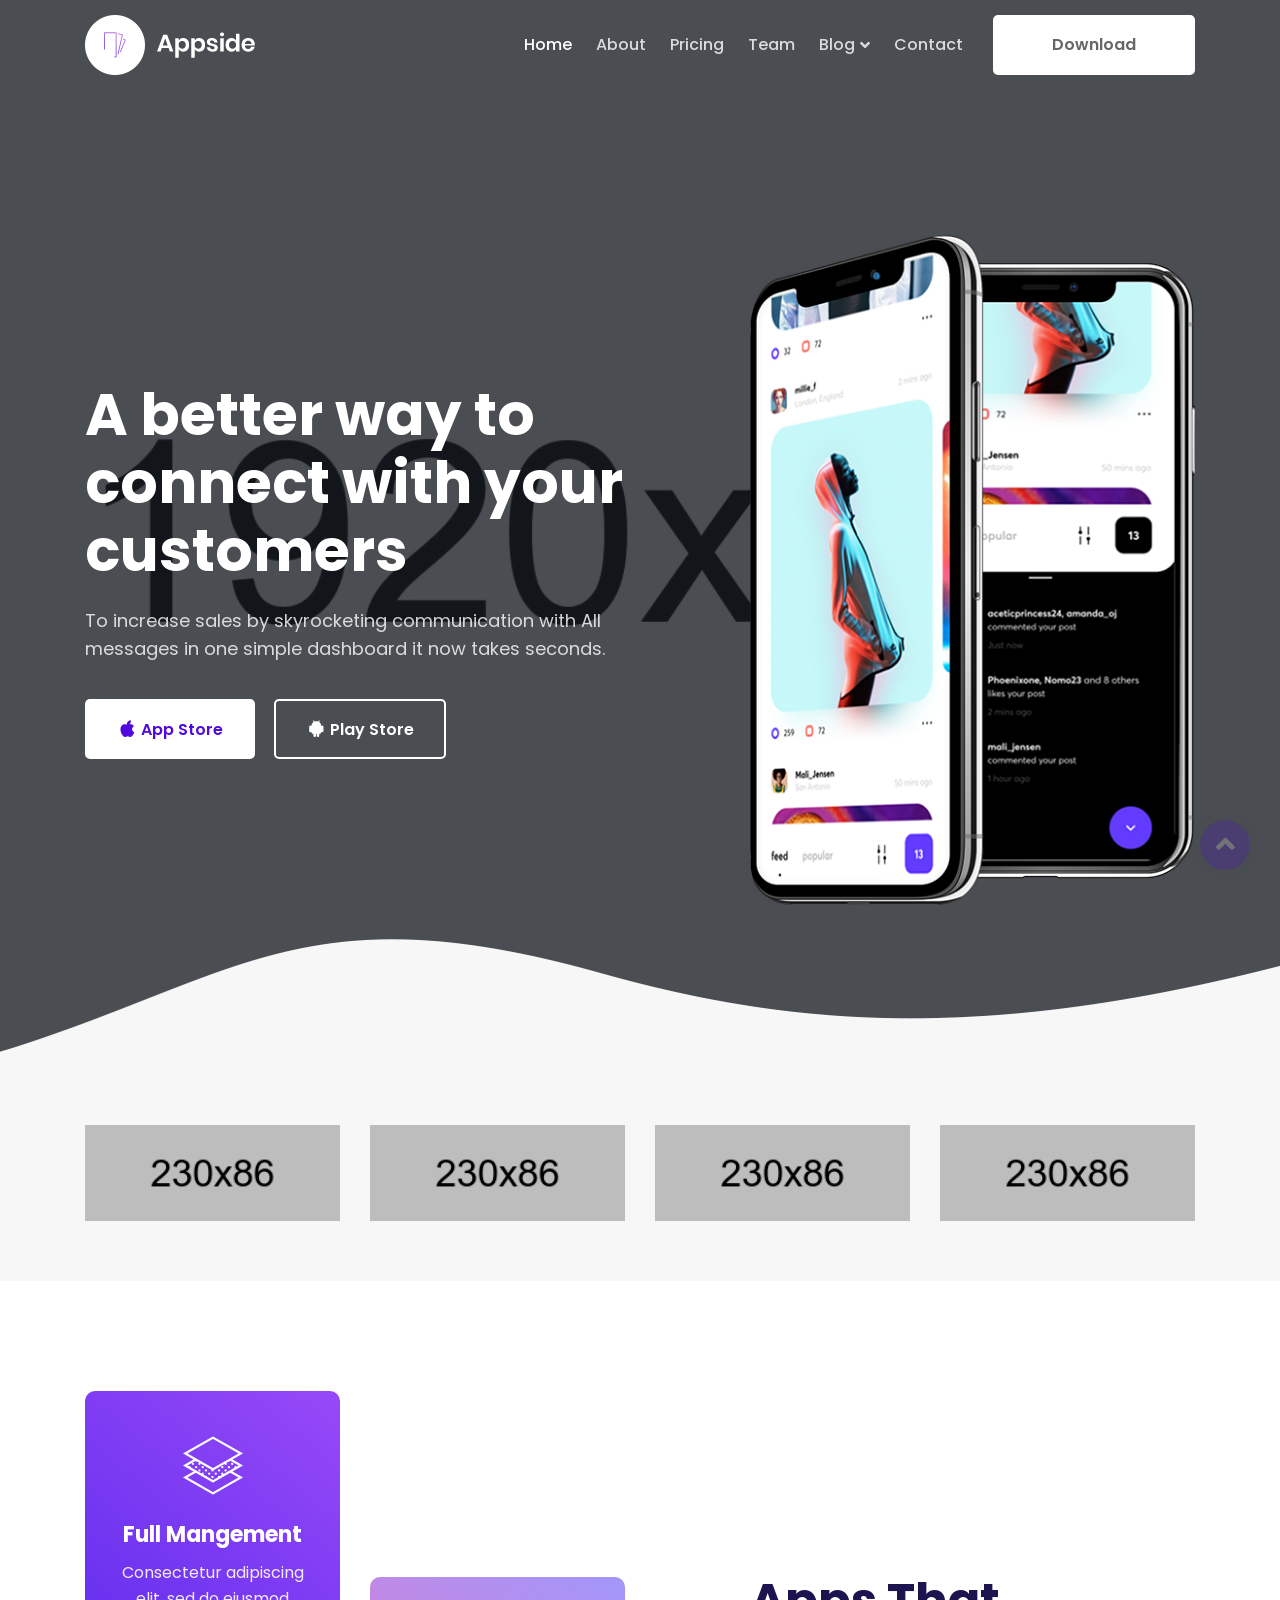
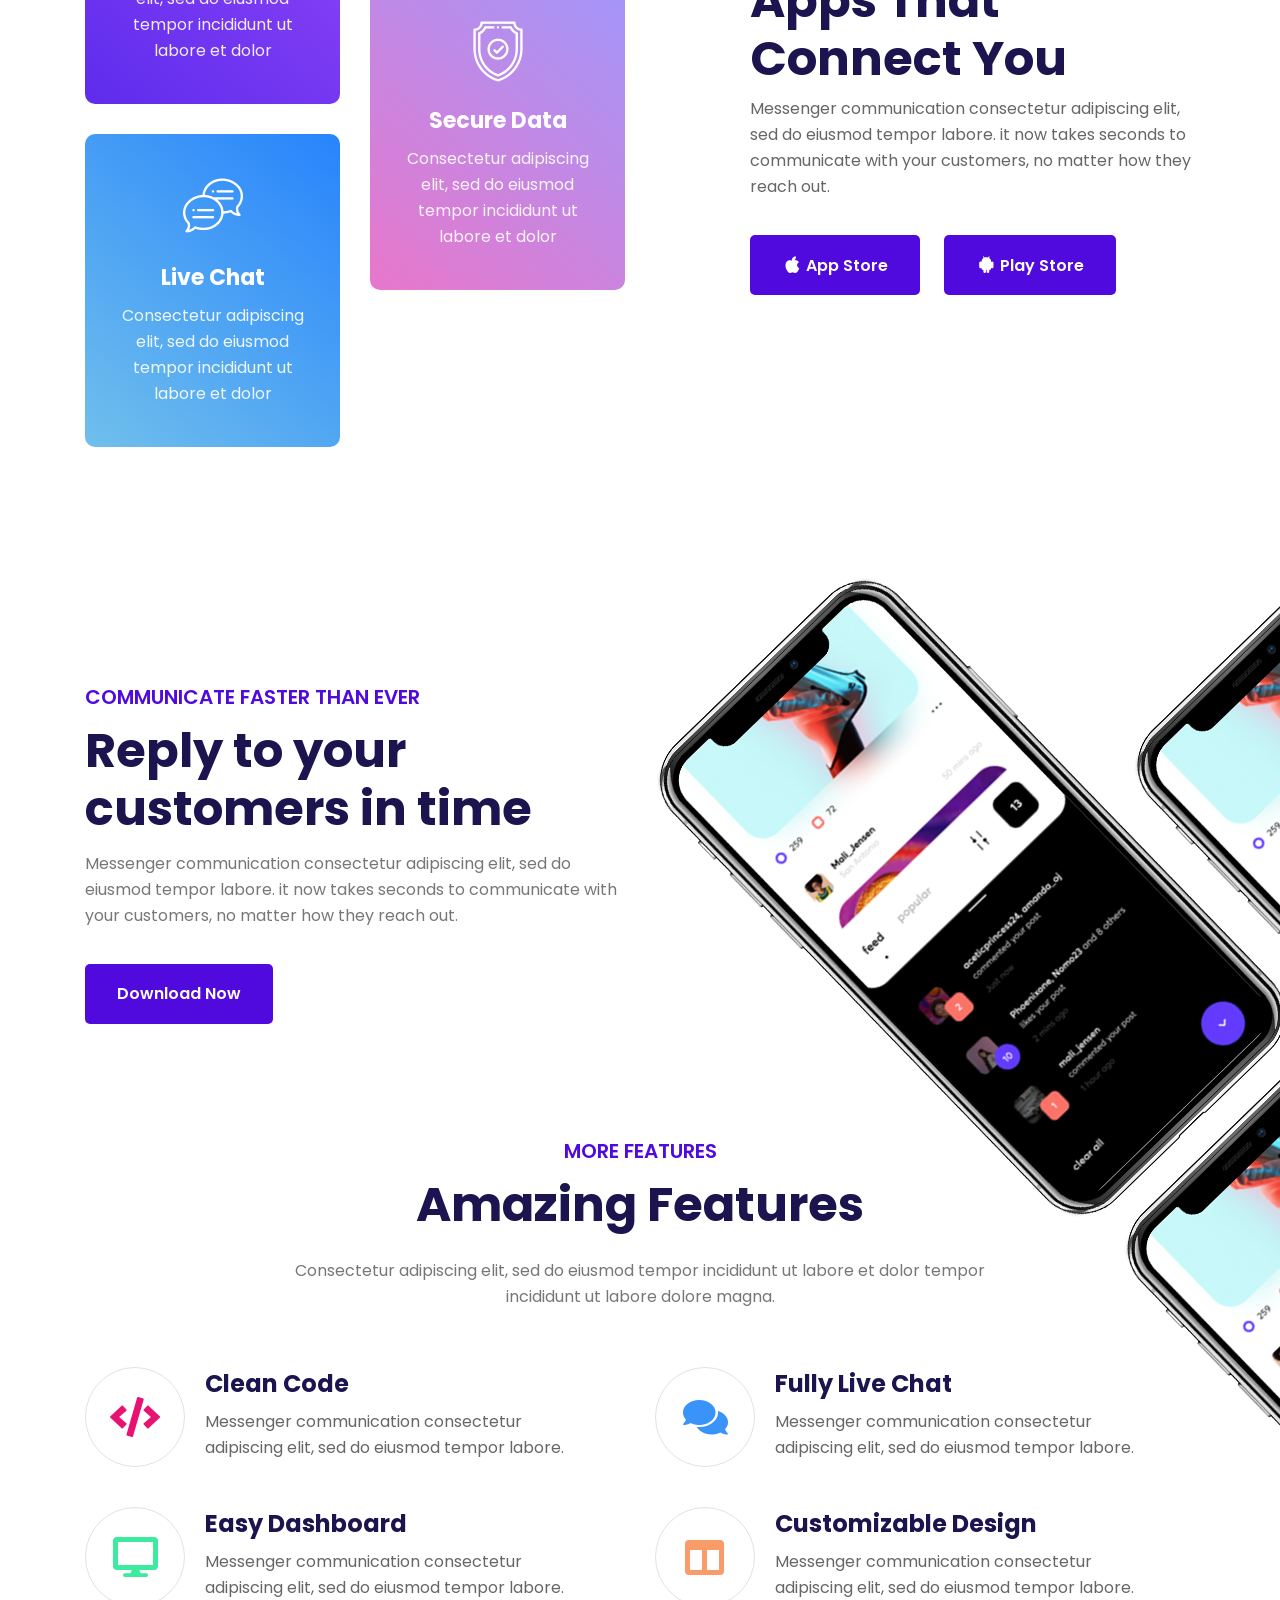
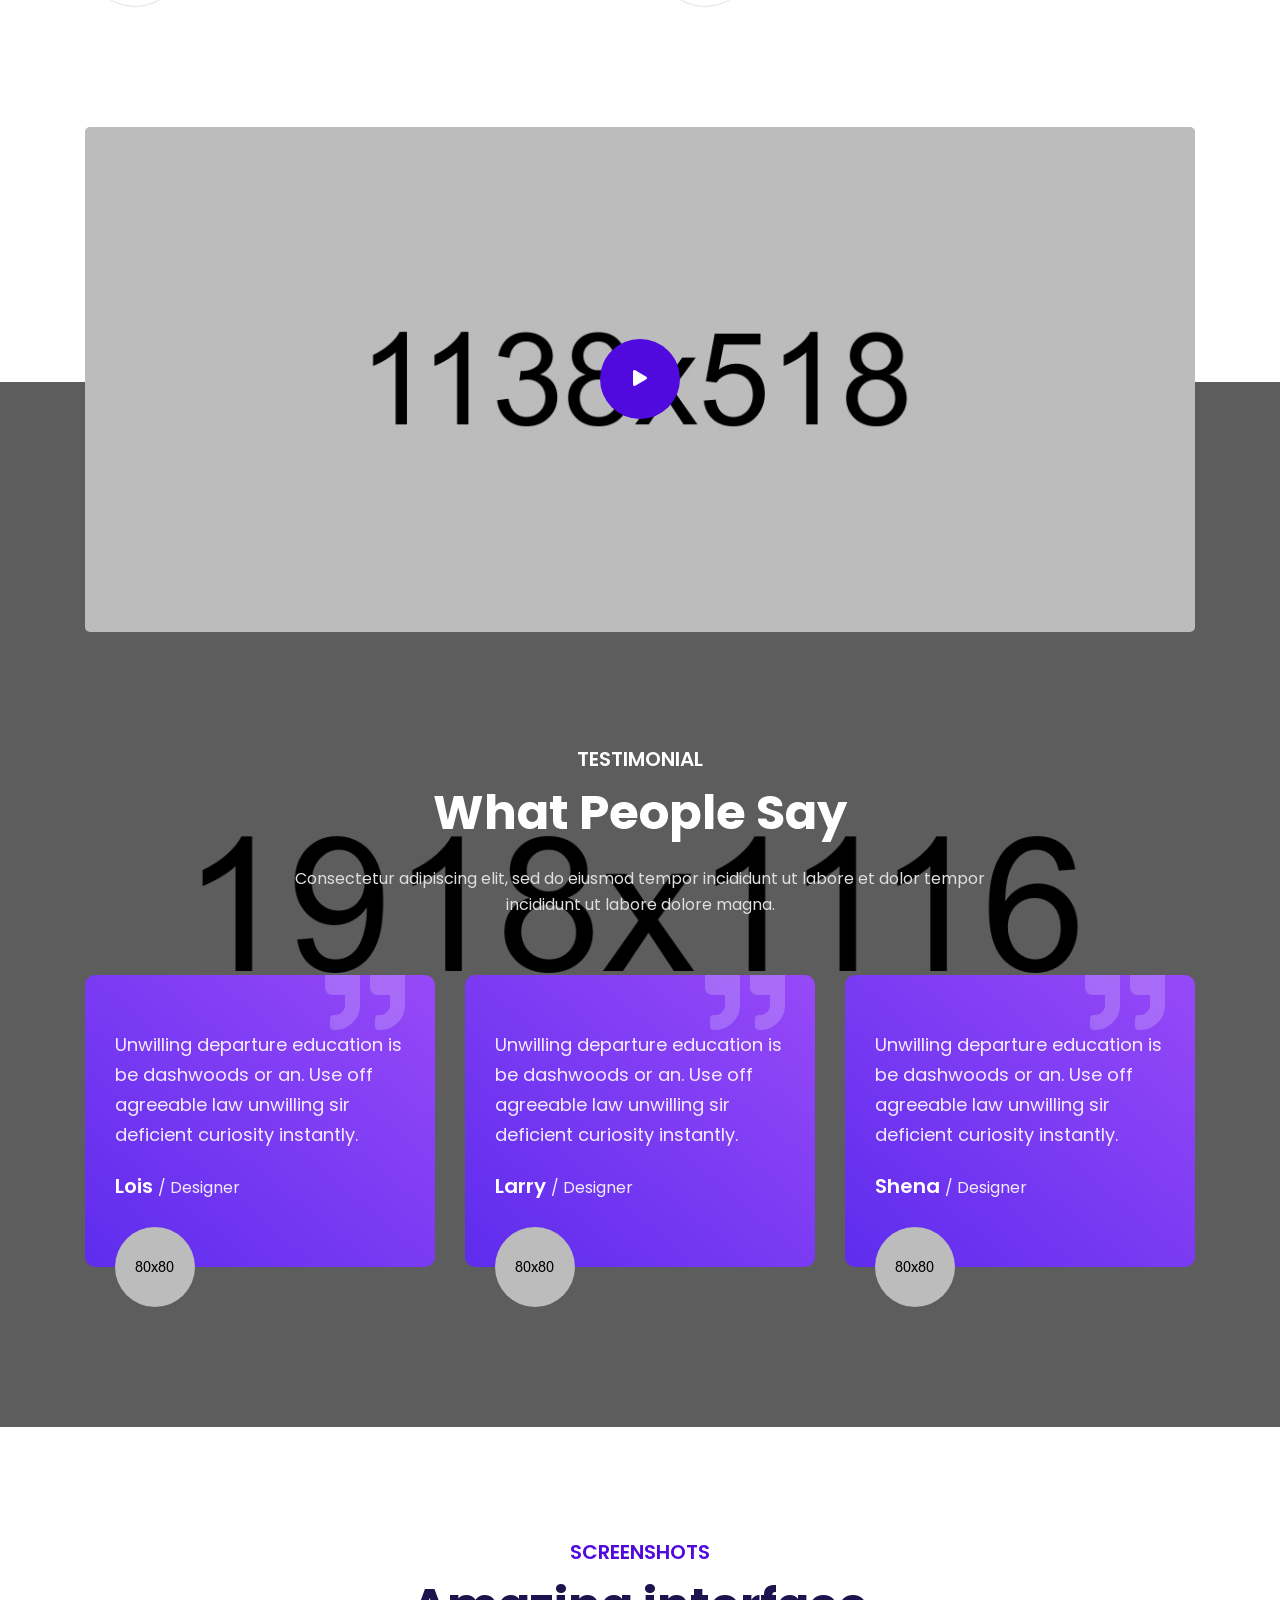
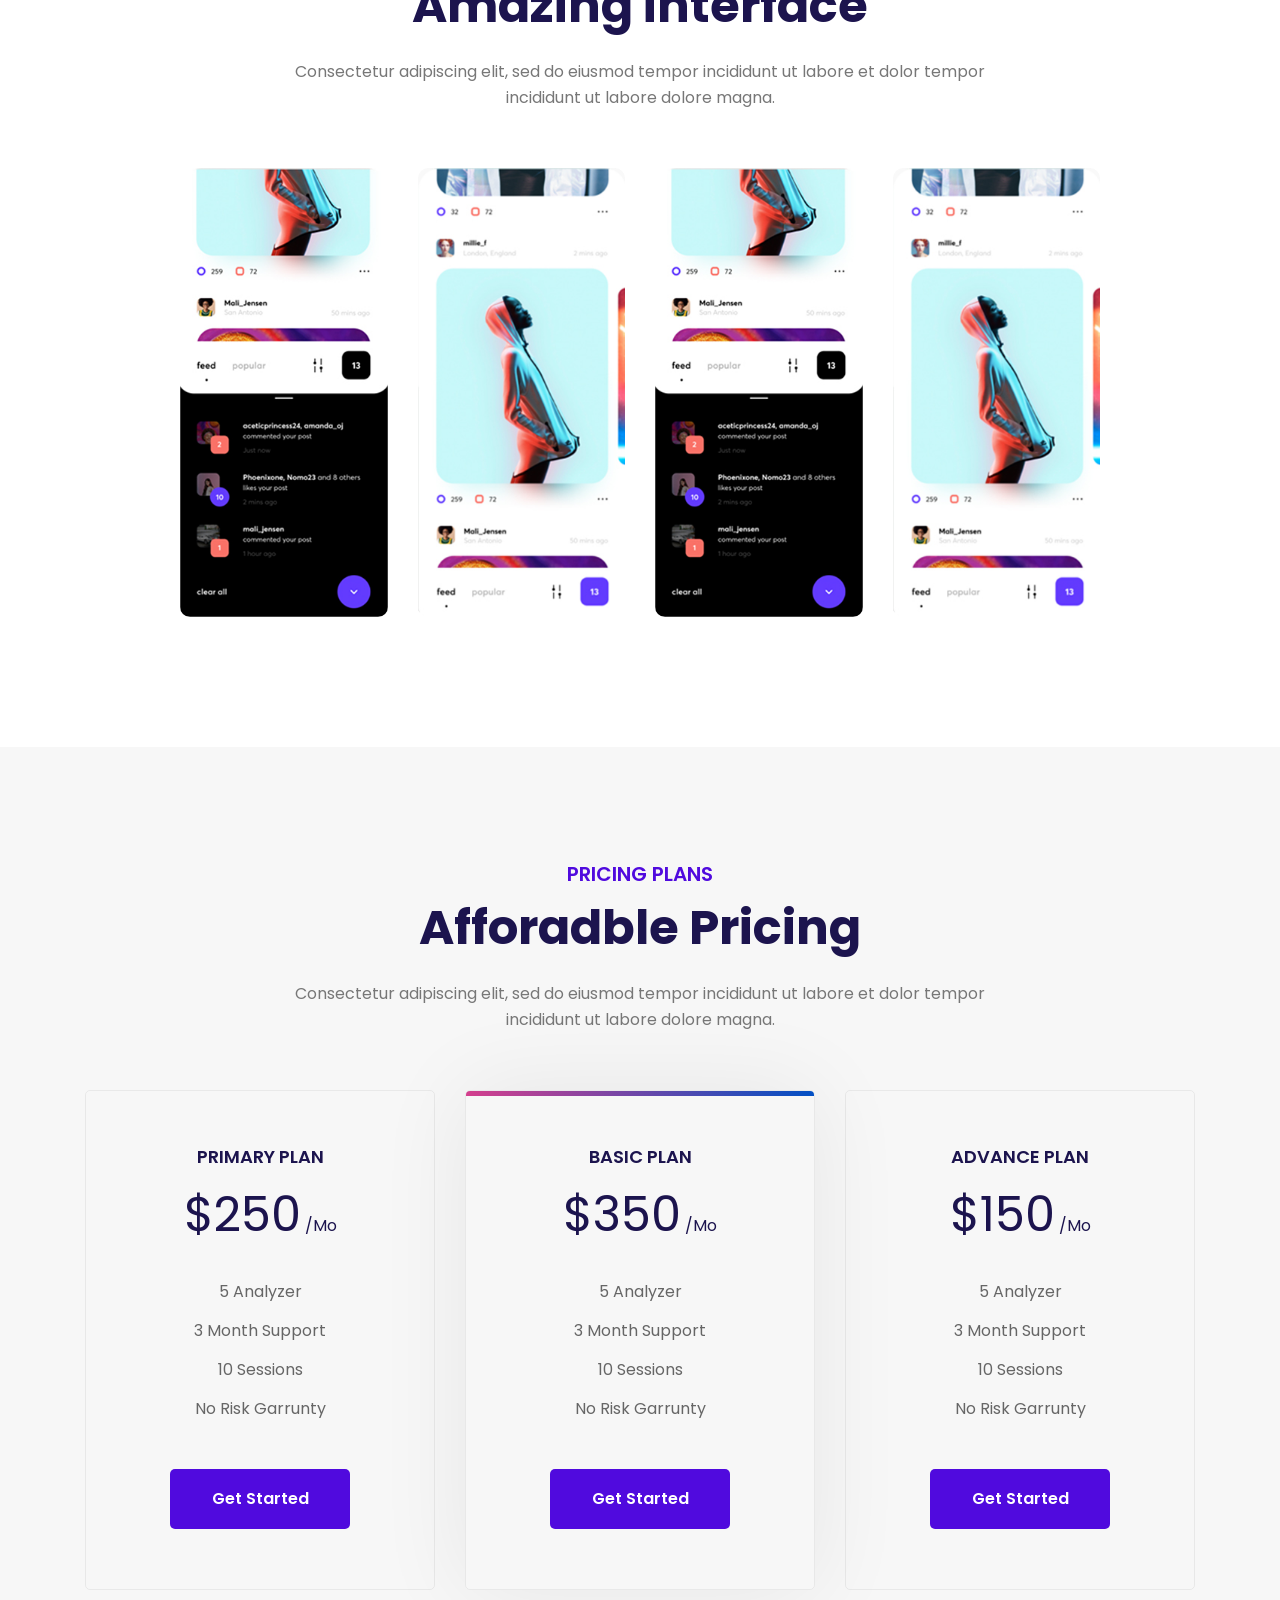
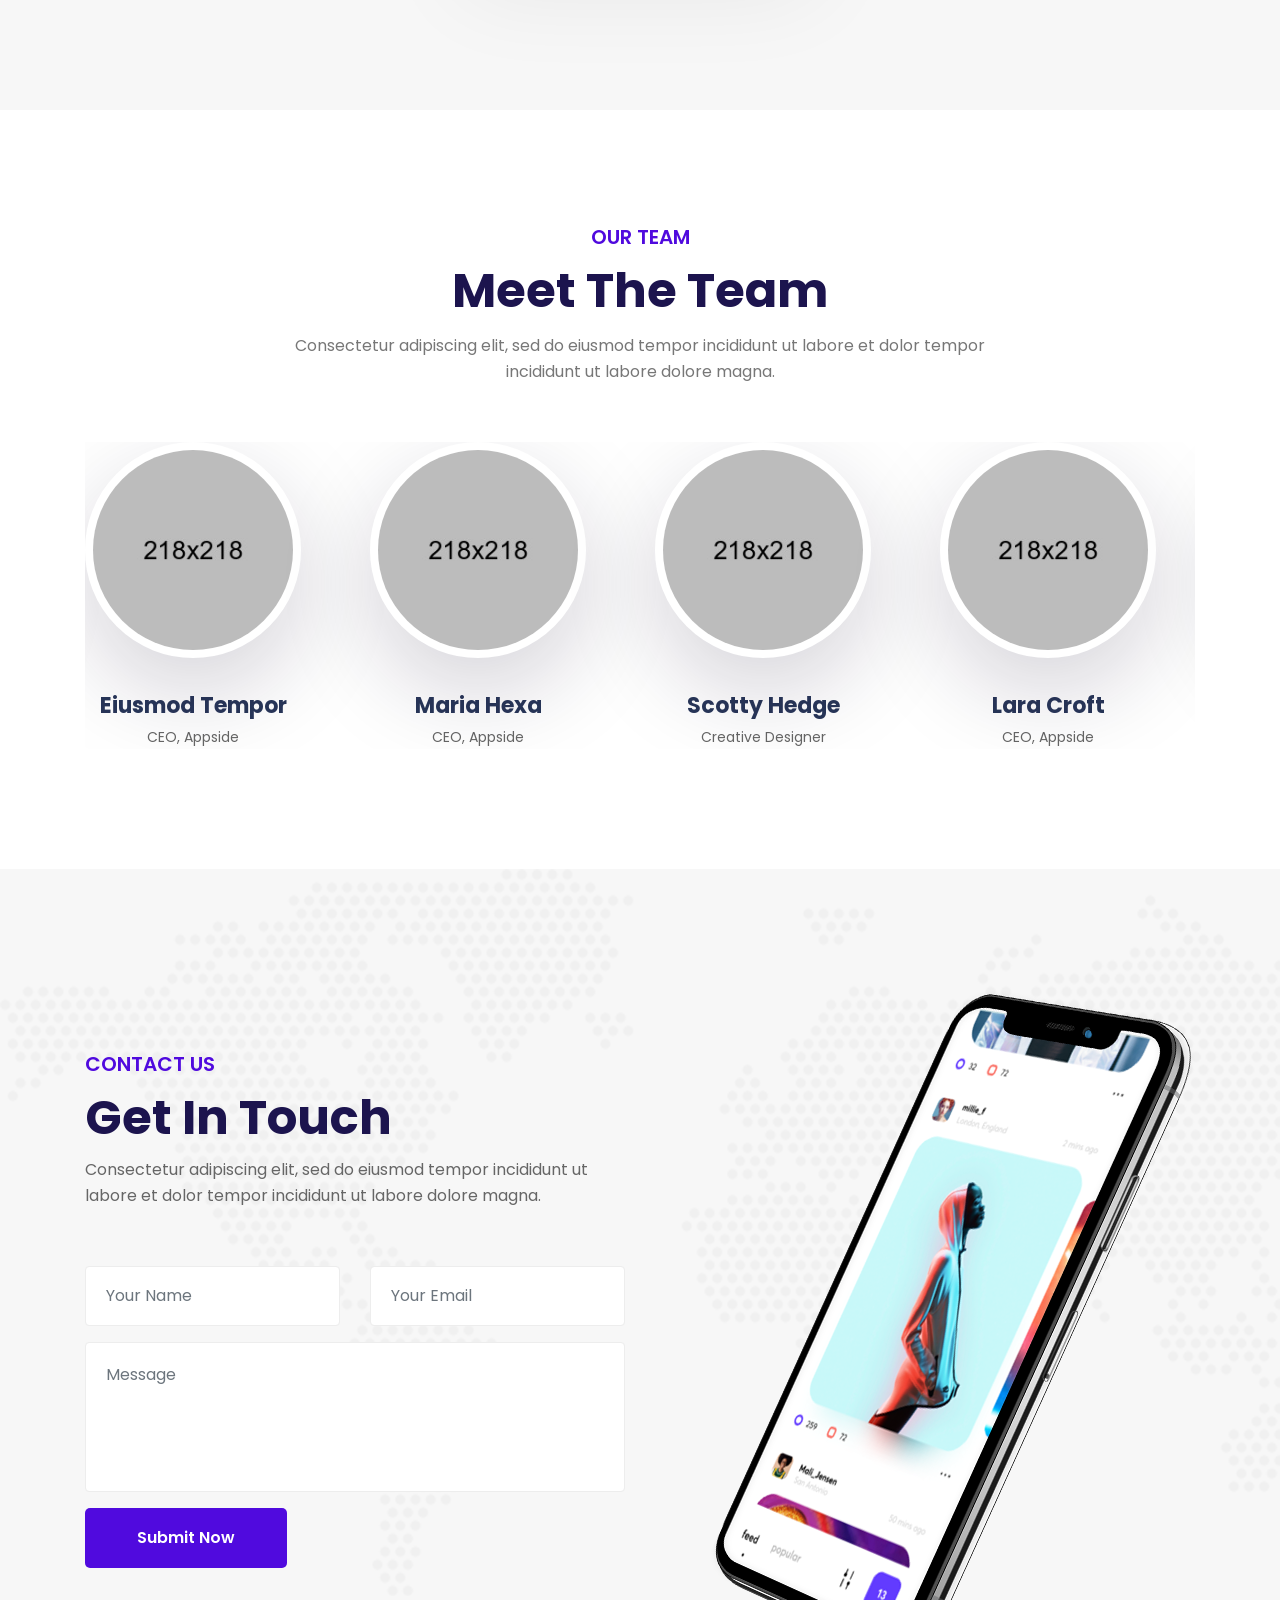
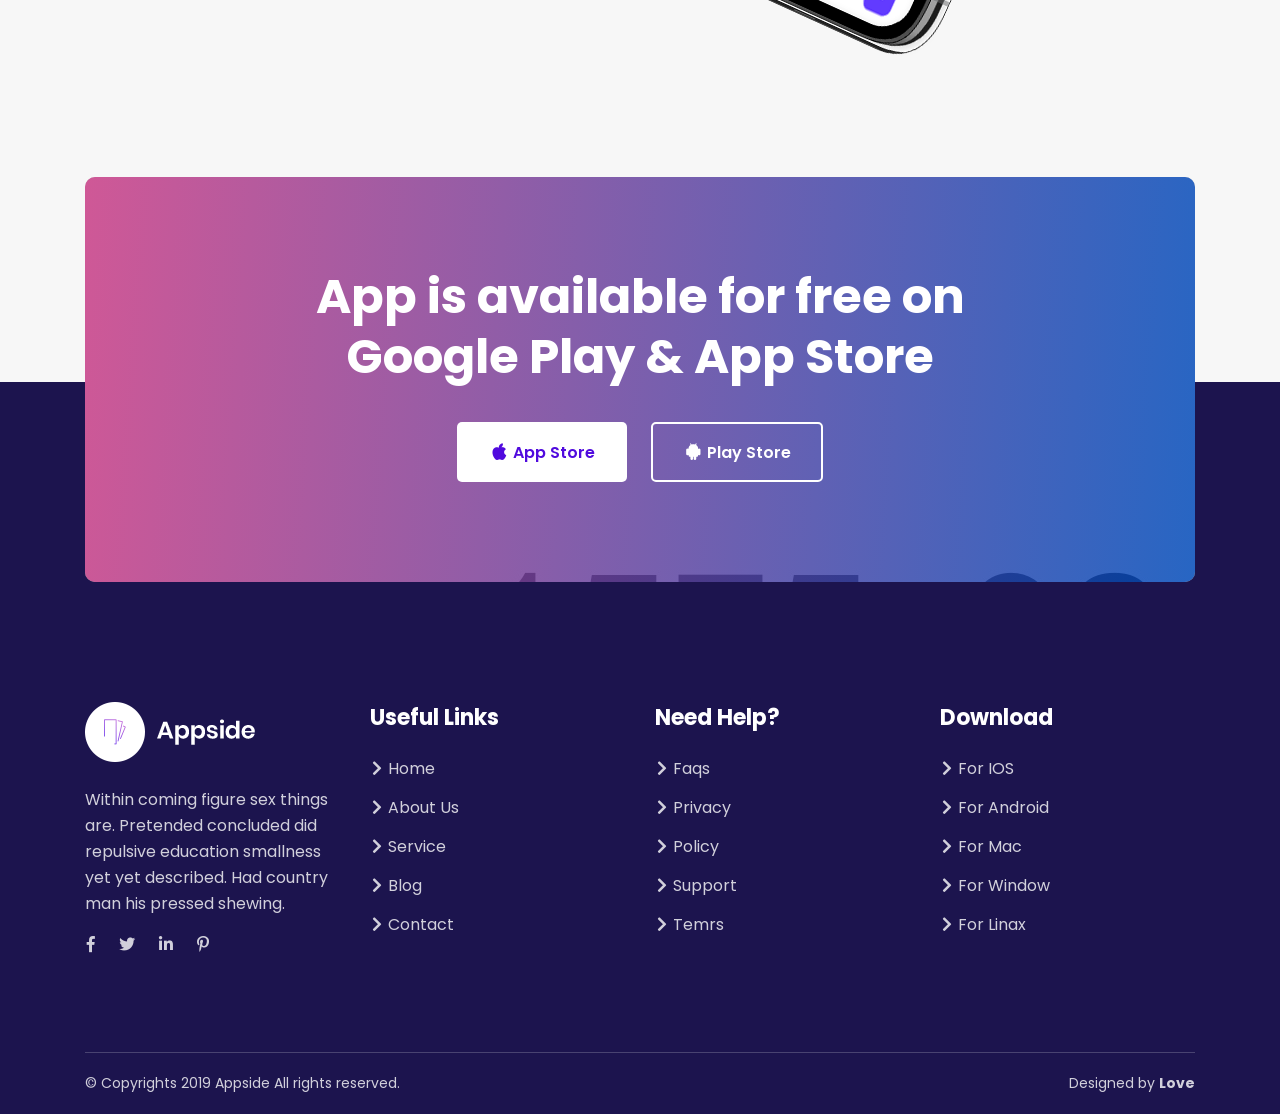
<file: public/index-11.html>
<!DOCTYPE html>
<html lang="zxx">

<head>
    <meta http-equiv="Content-Type" content="text/html; charset=UTF-8">
    <meta http-equiv="X-UA-Compatible" content="IE=edge" />
    <meta http-equiv="X-UA-Compatible" content="ie=edge">
    <meta name="viewport" content="width=device-width, initial-scale=1.0">
    <meta name="robots" content="noarchive">
    <title> Appside | App Landing pages HTML Templates </title>
    <!-- favicon -->
    <link rel="shortcut icon" href="favicon.ico" type="image/x-icon">
    <!-- bootstrap -->
    <link rel="stylesheet" href="assets/css/bootstrap.min.css">
    <!-- icofont -->
    <link rel="stylesheet" href="assets/css/fontawesome.5.7.2.css">
    <!-- flaticon -->
    <link rel="stylesheet" href="assets/css/flaticon.css">
    <!-- animate.css -->
    <link rel="stylesheet" href="assets/css/animate.css">
    <!-- Owl Carousel -->
    <link rel="stylesheet" href="assets/css/owl.carousel.min.css">
    <!-- magnific popup -->
    <link rel="stylesheet" href="assets/css/magnific-popup.css">
    <!-- stylesheet -->
    <link rel="stylesheet" href="assets/css/style.css">
    <!-- responsive -->
    <link rel="stylesheet" href="assets/css/responsive.css">
</head>

<body>
    
<!-- navbar area start -->
    <nav class="navbar navbar-area navbar-expand-lg nav-absolute white nav-style-01 header-style-09">
        <div class="container nav-container">
            <div class="responsive-mobile-menu">
                <div class="logo-wrapper">
                    <a href="index.html" class="logo">
                        <img src="assets/img/logo-white.png" alt="logo">
                    </a>
                </div>
                <button class="navbar-toggler" type="button" data-toggle="collapse" data-target="#appside_main_menu" 
                    aria-expanded="false" aria-label="Toggle navigation">
                    <span class="navbar-toggler-icon"></span>
                </button>
            </div>
            <div class="collapse navbar-collapse" id="appside_main_menu">
                <ul class="navbar-nav">
                    <li class="current-menu-item">
                        <a href="#">Home</a>
                    </li>
                    <li><a href="#about">About</a></li>
                    <li><a href="#pricing">Pricing</a></li>
                    <li><a href="#team">Team</a></li>
                    <li class="menu-item-has-children">
                        <a href="#">Blog</a>
                        <ul class="sub-menu">
                            <li><a href="blog.html">Blog 01</a></li>
                            <li><a href="blog-details.html">Blog Details</a></li>
                        </ul>
                    </li>
                    <li><a href="#contact">Contact</a></li>
                </ul>
            </div>
            <div class="nav-right-content">
                <ul>
                    <li class="button-wrapper">
                        <a href="#" class="boxed-btn">Download</a>
                    </li>
                </ul>
            </div>
        </div>
</nav>

    <!-- navbar area end -->

    <!-- header area start  -->
    <header class="header-area header-bg-11 style-11" id="home">
        <div class="container">
            <div class="row justify-content-between">
                <div class="col-lg-6">
                    <div class="header-inner">
                        <h1 class="title wow fadeInDown">A better way to connect with your customers</h1>
                        <p>To increase sales by skyrocketing communication with All messages in one simple dashboard it now takes seconds.</p>
                        <div class="btn-wrapper wow fadeInUp">
                            <a href="#" class="boxed-btn-02 reverse-color"><i class="flaticon-apple-1"></i> App Store</a>
                            <a href="#" class="boxed-btn-02 blank"><i class="flaticon-android-logo"></i> Play Store</a>
                        </div>
                    </div>
                </div>
                <div class="col-lg-5">
                    <div class="right-img">
                        <div class="img-wrapper">
                            <img src="assets/img/header-right-image.png" alt="header right image">
                        </div>
                    </div>
                </div>
            </div>
        </div>
    </header>
    <!-- header area end  -->
<div class="sponsor-area gray-bg padding-60">
    <div class="container">
        <div class="row">
            <div class="col-lg-12">
                <div class="brand-carousel">
                    <div class="single-brand-item">
                        <img src="assets/img/brand-logos/01.png" alt="brand logo">
                    </div>
                    <div class="single-brand-item">
                        <img src="assets/img/brand-logos/02.png" alt="brand logo">
                    </div>
                    <div class="single-brand-item">
                        <img src="assets/img/brand-logos/03.png" alt="brand logo">
                    </div>
                    <div class="single-brand-item">
                        <img src="assets/img/brand-logos/04.png" alt="brand logo">
                    </div>
                    <div class="single-brand-item">
                        <img src="assets/img/brand-logos/05.png" alt="brand logo">
                    </div>
                    <div class="single-brand-item">
                        <img src="assets/img/brand-logos/06.png" alt="brand logo">
                    </div>
                </div>
            </div>
        </div>
    </div>
</div>

<!-- connect area start  -->
<section class="connect-area padding-top-110 padding-bottom-85" id="about">
    <div class="container">
        <div class="row justify-content-between">
            <div class="col-lg-6">
                <div class="row">
                    <div class="col-lg-6">
                        <div class="single-connect-you-item margin-bottom-30 theme-01">
                            <div class="icon">
                                <i class="flaticon-layers-2"></i>
                            </div>
                            <div class="content">
                                <h4 class="title">Full Mangement</h4>
                                <p>Consectetur adipiscing elit, sed do eiusmod tempor incididunt ut labore et dolor </p>
                            </div>
                        </div>
                        <div class="single-connect-you-item margin-bottom-30 theme-02">
                            <div class="icon">
                                <i class="flaticon-speech-bubble"></i>
                            </div>
                            <div class="content">
                                <h4 class="title">Live Chat</h4>
                                <p>Consectetur adipiscing elit, sed do eiusmod tempor incididunt ut labore et dolor </p>
                            </div>
                        </div>
                    </div>
                    <div class="col-lg-6">
                       <div class="right-connect-you-wrap">
                            <div class="single-connect-you-item theme-03">
                                <div class="icon">
                                    <i class="flaticon-shield-1"></i>
                                </div>
                                <div class="content">
                                    <h4 class="title">Secure Data</h4>
                                    <p>Consectetur adipiscing elit, sed do eiusmod tempor incididunt ut labore et dolor </p>
                                </div>
                            </div>
                       </div>
                    </div>
                </div>
            </div>
            <div class="col-lg-5">
                <div class="right-content-area">
                    <h2 class="title">Apps That Connect You</h2>
                    <p>Messenger communication consectetur adipiscing elit, sed do eiusmod tempor  labore. it now takes seconds to communicate with your customers, no matter how they reach out.</p>
                    <div class="btn-wrapper wow fadeInUp">
                        <a href="#" class="boxed-btn-02 black"><i class="flaticon-apple-1"></i> App Store</a>
                        <a href="#" class="boxed-btn-02 black"><i class="flaticon-android-logo"></i> Play Store</a>
                    </div>
                </div>
            </div>
        </div>
    </div>
</section>
<!-- connect area end -->

<!-- customer reply and amazing feature area start  -->
<section class="customer-reply-area padding-top-120">
    <div class="right-image">
        <img src="assets/img/mobile-side-image.png" alt=""/>
    </div>
    <div class="container">
        <div class="row">
            <div class="col-lg-6">
                <div class="section-title-wrap">
                    <div class="section-title left-aligned">
                        <span class="subtitle">Communicate faster than ever</span>
                        <h2 class="title">Reply to your customers in time</h2>
                        <p>Messenger communication consectetur adipiscing elit, sed do eiusmod tempor  labore. it now takes seconds to communicate with your customers, no matter how they reach out.</p>
                        <div class="btn-wrapper">
                            <a href="#" class="boxed-btn-02">Download Now</a>
                        </div>
                    </div>
                </div>
            </div>
        </div>
    </div>
    <div class="amazing-feature-area padding-top-55 padding-bottom-80">
        <div class="container">
            <div class="row justify-content-center">
                <div class="col-lg-10">
                    <div class="section-title"><!-- section title -->
                        <span class="subtitle">More Features</span>
                        <h3 class="title extra">Amazing Features</h3>
                        <p>Consectetur adipiscing elit, sed do eiusmod tempor incididunt ut labore et dolor  tempor incididunt ut labore dolore magna.</p>
                    </div><!-- / /. section title -->
                </div>
            </div>
            <div class="row">
                <div class="col-lg-6">
                    <div class="single-amazing-feature-01 theme-01 margin-bottom-30">
                        <div class="icon">
                            <i class="fa fa-code"></i>
                        </div>
                        <div class="content">
                            <h4 class="title">Clean Code</h4>
                            <p>Messenger communication consectetur adipiscing elit, sed do eiusmod tempor  labore.</p>
                        </div>
                    </div>
                </div>
                <div class="col-lg-6">
                    <div class="single-amazing-feature-01 theme-02 margin-bottom-30">
                        <div class="icon">
                            <i class="fa fa-comments"></i>
                        </div>
                        <div class="content">
                            <h4 class="title">Fully Live Chat</h4>
                            <p>Messenger communication consectetur adipiscing elit, sed do eiusmod tempor  labore.</p>
                        </div>
                    </div>
                </div>
                <div class="col-lg-6">
                    <div class="single-amazing-feature-01 theme-03 margin-bottom-30">
                        <div class="icon">
                            <i class="fa fa-desktop"></i>
                        </div>
                        <div class="content">
                            <h4 class="title">Easy Dashboard</h4>
                            <p>Messenger communication consectetur adipiscing elit, sed do eiusmod tempor  labore.</p>
                        </div>
                    </div>
                </div>
                <div class="col-lg-6">
                    <div class="single-amazing-feature-01 theme-04 margin-bottom-30">
                        <div class="icon">
                            <i class="fa fa-columns"></i>
                        </div>
                        <div class="content">
                            <h4 class="title">Customizable Design</h4>
                            <p>Messenger communication consectetur adipiscing elit, sed do eiusmod tempor  labore.</p>
                        </div>
                    </div>
                </div>
            </div>
        </div>
    </div>
</section>
<!-- customer reply and amazing feature area end -->


<!-- full width feature 04 area end -->
<div class="video-play-area margin-minus">
    <div class="container">
        <div class="row">
            <div class="col-lg-12">
                <div class="video-play-width-image">
                    <img src="assets/img/video-image-02.jpg" alt="">
                    <div class="hover">
                        <a href="https://www.youtube.com/watch?v=QNd-_-fSOHY&t" class="mfp-iframe video-play-btn"><i class="fa fa-play"></i></a>
                    </div>
                </div>
            </div>
        </div>
    </div>
</div>

 <!-- testimonial-two-area start  -->
 <div class="testimonial-area-three bg-image padding-bottom-120 mirgin-minus">
        <div class="container">
           <div class="row justify-content-center">
               <div class="col-lg-10">
                   <div class="section-title white"><!-- section title -->
                       <span class="subtitle">Testimonial</span>
                       <h3 class="title extra">What People Say</h3>
                       <p>Consectetur adipiscing elit, sed do eiusmod tempor incididunt ut labore et dolor  tempor incididunt ut labore dolore magna.</p>
                   </div><!-- / /. section title -->
               </div>
               <div class="col-lg-12">
                    <div class="testimonial-carousel-03">
                            <div class="single-testimonial-item-03">
                                 <div class="content-area">
                                     <p>Unwilling departure education is be dashwoods or an. Use off agreeable law unwilling sir deficient curiosity instantly. </p>
                                     <div class="author-meta">
                                            <h4 class="title">Lois <span class="designation">/ Designer</span></h4>
                                     </div>
                                 </div>
                                 <div class="img-wrapper">
                                        <img src="assets/img/testimonial//style-03/01.jpg">
                                </div>
                            </div>
                            <div class="single-testimonial-item-03">
                                 <div class="content-area">
                                    <p>Unwilling departure education is be dashwoods or an. Use off agreeable law unwilling sir deficient curiosity instantly. </p>
                                     <div class="author-meta">
                                            <h4 class="title">Larry <span class="designation">/ Designer</span></h4>
                                     </div>
                                 </div>
                                 <div class="img-wrapper">
                                        <img src="assets/img/testimonial//style-03/01.jpg">
                                </div>
                            </div>
                            <div class="single-testimonial-item-03">
                                 <div class="content-area">
                                    <p>Unwilling departure education is be dashwoods or an. Use off agreeable law unwilling sir deficient curiosity instantly. </p>
                                     <div class="author-meta">
                                            <h4 class="title">Shena  <span class="designation">/ Designer</span></h4>
                                     </div>
                                 </div>
                                 <div class="img-wrapper">
                                        <img src="assets/img/testimonial//style-03/01.jpg">
                                </div>
                            </div>
                            <div class="single-testimonial-item-03">
                                 <div class="content-area">
                                    <p>Unwilling departure education is be dashwoods or an. Use off agreeable law unwilling sir deficient curiosity instantly. </p>
                                     <div class="author-meta">
                                            <h4 class="title">Robert <span class="designation">/ Directer</span></h4>
                                     </div>
                                 </div>
                                 <div class="img-wrapper">
                                        <img src="assets/img/testimonial//style-03/01.jpg">
                                </div>
                            </div>
                            <div class="single-testimonial-item-03">
                                 <div class="content-area">
                                    <p>Unwilling departure education is be dashwoods or an. Use off agreeable law unwilling sir deficient curiosity instantly. </p>
                                     <div class="author-meta">
                                         <h4 class="title">Jonathon <span class="designation">/ Directer</span></h4>
                                     </div>
                                 </div>
                                 <div class="img-wrapper">
                                        <img src="assets/img/testimonial//style-03/01.jpg">
                                </div>
                            </div>
                         </div>
               </div>
           </div>
        </div>
       
    </div>
    <!-- testimonial-two-area end  -->

<!-- screenshort area start  -->
<section class="screenshort-area-02 padding-top-110 padding-bottom-120">
    <div class="container">
        <div class="row justify-content-center">
            <div class="col-lg-10">
                <div class="section-title"><!-- section title -->
                    <span class="subtitle">Screenshots</span>
                    <h3 class="title extra">Amazing  interface</h3>
                    <p>Consectetur adipiscing elit, sed do eiusmod tempor incididunt ut labore et dolor  tempor incididunt ut labore dolore magna.</p>
                </div><!-- / /. section title -->
            </div>
        </div>
        <div class="row justify-content-center">
            <div class="col-lg-10">
                <div class="screeshort-carousel-wrap-02">
                    <div class="mobile-cover">
                        <img src="assets/img/mobile.png" alt="">
                    </div>
                    <div class="screenshort-carousel-02">
                        <div class="single-screenshort-item">
                            <img src="assets/img/screenshort/01.jpg" alt="screenhshort image">
                        </div>
                        <div class="single-screenshort-item">
                            <img src="assets/img/screenshort/02.jpg" alt="screenhshort image">
                        </div>
                        <div class="single-screenshort-item">
                            <img src="assets/img/screenshort/01.jpg" alt="screenhshort image">
                        </div>
                        <div class="single-screenshort-item">
                            <img src="assets/img/screenshort/02.jpg" alt="screenhshort image">
                        </div>
                    </div>
                </div>
            </div>
        </div>
    </div>
</section>
<!-- screenshort area end -->

<!-- price plan area start -->
<section class="pricing-plan-area gray-bg" id="pricing">
    <div class="container">
        <div class="row justify-content-center">
            <div class="col-lg-10">
                <div class="section-title"><!-- section title -->
                    <span class="subtitle">Pricing plans</span>
                    <h3 class="title extra">Afforadble Pricing</h3>
                    <p>Consectetur adipiscing elit, sed do eiusmod tempor incididunt ut labore et dolor  tempor incididunt ut labore dolore magna.</p>
                </div><!-- //. section title -->
            </div>
        </div>
        <div class="row">
            <div class="col-lg-4 col-md-6">
                <div class="single-price-plan-02 wow zoomIn"><!-- single price plan one -->
                    <div class="price-header">
                        <h4 class="name">Primary Plan</h4>
                        <div class="price-wrap">
                            <span class="price">$250</span>
                            <span class="month">/Mo</span>
                        </div>
                    </div>
                    <div class="price-body">
                        <ul>
                            <li>5 Analyzer</li>
                            <li>3 Month Support</li>
                            <li>10 Sessions</li>
                            <li>No Risk Garrunty</li>
                        </ul>
                    </div>
                    <div class="price-footer">
                        <a href="#" class="boxed-btn">Get Started</a>
                    </div>
                </div><!-- //. single price plan one -->
            </div>
            <div class="col-lg-4 col-md-6">
                <div class="single-price-plan-02 wow zoomIn featured"><!-- single price plan one -->
                    <div class="price-header">
                        <h4 class="name">Basic Plan</h4>
                        <div class="price-wrap">
                            <span class="price">$350</span>
                            <span class="month">/Mo</span>
                        </div>
                    </div>
                    <div class="price-body">
                        <ul>
                            <li>5 Analyzer</li>
                            <li>3 Month Support</li>
                            <li>10 Sessions</li>
                            <li>No Risk Garrunty</li>
                        </ul>
                    </div>
                    <div class="price-footer">
                        <a href="#" class="boxed-btn">Get Started</a>
                    </div>
                </div><!-- //. single price plan one -->
            </div>
            <div class="col-lg-4 col-md-6">
                <div class="single-price-plan-02 wow zoomIn"><!-- single price plan one -->
                    <div class="price-header">
                        <h4 class="name">Advance Plan</h4>
                        <div class="price-wrap">
                            <span class="price">$150</span>
                            <span class="month">/Mo</span>
                        </div>
                    </div>
                    <div class="price-body">
                        <ul>
                            <li>5 Analyzer</li>
                            <li>3 Month Support</li>
                            <li>10 Sessions</li>
                            <li>No Risk Garrunty</li>
                        </ul>
                    </div>
                    <div class="price-footer">
                        <a href="#" class="boxed-btn">Get Started</a>
                    </div>
                </div><!-- //. single price plan one -->
            </div>
        </div>
    </div>
</section>
<!-- price plan area end -->
        
<!-- team member area start -->
<section class="team-member-area padding-bottom-120" id="team">
    <div class="container">
        <div class="row justify-content-center">
            <div class="col-lg-10">
                <div class="section-title"><!-- section title -->
                    <span class="subtitle">Our Team</span>
                    <h3 class="title">Meet The Team</h3>
                    <p>Consectetur adipiscing elit, sed do eiusmod tempor incididunt ut labore et dolor  tempor incididunt ut labore dolore magna.</p>
                </div><!-- //. section title -->
            </div>
        </div>
        <div class="row">
            <div class="col-lg-12">
                <div class="team-carousel"><!-- team carousel -->
                    <div class="single-team-member "><!-- single team member -->
                        <div class="thumb">
                            <img src="assets/img/team-member/01.jpg" alt="team member image">
                            <div class="hover">
                                <ul class="social-icon">
                                    <li><a href="#"><i class="fab fa-facebook-f"></i></a></li>
                                    <li><a href="#"><i class="fab fa-twitter"></i></a></li>
                                    <li><a href="#"><i class="fab fa-linkedin-in"></i></a></li>
                                </ul>
                            </div>
                        </div>
                        <div class="content">
                            <h4 class="title">Eiusmod Tempor</h4>
                            <span class="post">CEO, Appside</span>
                        </div>
                    </div><!-- //. single team member -->
                    <div class="single-team-member "><!-- single team member -->
                        <div class="thumb">
                            <img src="assets/img/team-member/02.jpg" alt="team member image">
                            <div class="hover">
                                <ul class="social-icon">
                                    <li><a href="#"><i class="fab fa-facebook-f"></i></a></li>
                                    <li><a href="#"><i class="fab fa-twitter"></i></a></li>
                                    <li><a href="#"><i class="fab fa-linkedin-in"></i></a></li>
                                </ul>
                            </div>
                        </div>
                        <div class="content">
                            <h4 class="title">Maria Hexa</h4>
                            <span class="post">CEO, Appside</span>
                        </div>
                    </div><!-- //. single team member -->
                    <div class="single-team-member "><!-- single team member -->
                        <div class="thumb">
                            <img src="assets/img/team-member/03.jpg" alt="team member image">
                            <div class="hover">
                                <ul class="social-icon">
                                    <li><a href="#"><i class="fab fa-facebook-f"></i></a></li>
                                    <li><a href="#"><i class="fab fa-twitter"></i></a></li>
                                    <li><a href="#"><i class="fab fa-linkedin-in"></i></a></li>
                                </ul>
                            </div>
                        </div>
                        <div class="content">
                            <h4 class="title">Scotty Hedge</h4>
                            <span class="post">Creative Designer</span>
                        </div>
                    </div><!-- //. single team member -->
                    <div class="single-team-member "><!-- single team member -->
                        <div class="thumb">
                            <img src="assets/img/team-member/04.jpg" alt="team member image">
                            <div class="hover">
                                <ul class="social-icon">
                                    <li><a href="#"><i class="fab fa-facebook-f"></i></a></li>
                                    <li><a href="#"><i class="fab fa-twitter"></i></a></li>
                                    <li><a href="#"><i class="fab fa-linkedin-in"></i></a></li>
                                </ul>
                            </div>
                        </div>
                        <div class="content">
                            <h4 class="title">Lara Croft</h4>
                            <span class="post">CEO, Appside</span>
                        </div>
                    </div><!-- //. single team member -->
                    <div class="single-team-member "><!-- single team member -->
                        <div class="thumb">
                            <img src="assets/img/team-member/05.jpg" alt="team member image">
                            <div class="hover">
                                <ul class="social-icon">
                                    <li><a href="#"><i class="fab fa-facebook-f"></i></a></li>
                                    <li><a href="#"><i class="fab fa-twitter"></i></a></li>
                                    <li><a href="#"><i class="fab fa-linkedin-in"></i></a></li>
                                </ul>
                            </div>
                        </div>
                        <div class="content">
                            <h4 class="title">Eiusmoy Smith</h4>
                            <span class="post">Developer</span>
                        </div>
                    </div><!-- //. single team member -->
                </div><!-- //. team carousel -->
            </div>
        </div>
    </div>
</section>
<!-- team member area end -->

<!-- contact form area start  -->
<div class="contact-form-area-02 gray-bg contact-bg padding-bottom-120 padding-top-120">
    <div class="container">
        <div class="row">
            <div class="col-lg-6">
                    <div class="contact-area-wrapper" id="contact"><!-- contact area wrapper -->
                        <span class="subtitle">Contact us</span>
                        <h3 class="title">Get In Touch</h3>
                        <p>Consectetur adipiscing elit, sed do eiusmod tempor incididunt ut labore et dolor  tempor incididunt ut labore dolore magna.</p>
                        <form action="index.html" id="contact_form_submit" class="contact-form sec-margin">
                            <div class="row">
                                <div class="col-lg-6">
                                    <div class="form-group">
                                        <input type="text" class="form-control" id="uname" placeholder="Your Name">
                                    </div>
                                </div>
                                <div class="col-lg-6">
                                    <div class="form-group">
                                        <input type="text" class="form-control" id="email" placeholder="Your Email">
                                    </div>
                                </div>
                                <div class="col-lg-12">
                                    <div class="form-group textarea">
                                        <textarea name="message" id="message" class="form-control" cols="30" rows="10" placeholder="Message"></textarea>
                                    </div>
                                    <button class="submit-btn-02" type="submit">Submit Now</button>
                                </div>
                            </div>
                        </form>
                    </div><!-- //. contact area wrapper -->
                </div>
            <div class="col-lg-6">
                <div class="img-wrapper">
                    <img src="assets/img/contact-mobile.png" alt="">
                </div>
            </div>
        </div>
    </div>
</div>
<!-- contact form area end -->

<div class="call-to-action-area gray-bg">
    <div class="container">
        <div class="row">
            <div class="col-lg-12">
                <div class="call-to-action-inner-style-02">
                    <div class="row justify-content-center">
                        <div class="col-lg-8">
                            <h3 class="title">App is available for free on Google Play & App Store</h3>
                            <div class="btn-wrapper wow fadeInUp">
                                <a href="#" class="boxed-btn-02 reverse-color"><i class="flaticon-apple-1"></i> App Store</a>
                                <a href="#" class="boxed-btn-02 blank"><i class="flaticon-android-logo"></i> Play Store</a>
                            </div>
                        </div>
                    </div>
                </div>
            </div>
        </div>
    </div>
</div>

<!-- footer area start -->
<footer class="footer-area style-02 bg-blue">
    <div class="footer-top">
        <div class="container">
            <div class="row">
                <div class="col-lg-3 col-md-6">
                    <div class="footer-widget about_widget">
                        <a href="index.html" class="footer-logo"><img src="assets/img/logo-white.png" alt=""></a>
                        <p>Within coming figure sex things are. Pretended concluded did repulsive education smallness yet yet described. Had country man his pressed shewing. </p>
                        <ul class="social-icon">
                            <li><a href="#"><i class="fab fa-facebook-f"></i></a></li>
                            <li><a href="#"><i class="fab fa-twitter"></i></a></li>
                            <li><a href="#"><i class="fab fa-linkedin-in"></i></a></li>
                            <li><a href="#"><i class="fab fa-pinterest-p"></i></a></li>
                        </ul>
                    </div>
                </div>
                <div class="col-lg-3 col-md-6">
                    <div class="footer-widget nav_menus_widget">
                        <h4 class="widget-title">Useful Links</h4>
                        <ul>
                            <li><a href="index.html"><i class="fas fa-chevron-right"></i> Home</a></li>
                            <li><a href="#"><i class="fas fa-chevron-right"></i> About Us</a></li>
                            <li><a href="#"><i class="fas fa-chevron-right"></i> Service</a></li>
                            <li><a href="#"><i class="fas fa-chevron-right"></i> Blog</a></li>
                            <li><a href="#"><i class="fas fa-chevron-right"></i> Contact</a></li>
                        </ul>
                    </div>
                </div>
                <div class="col-lg-3 col-md-6">
                    <div class="footer-widget nav_menus_widget">
                        <h4 class="widget-title">Need Help?</h4>
                        <ul>
                            <li><a href="#"><i class="fas fa-chevron-right"></i> Faqs</a></li>
                            <li><a href="#"><i class="fas fa-chevron-right"></i> Privacy</a></li>
                            <li><a href="#"><i class="fas fa-chevron-right"></i> Policy</a></li>
                            <li><a href="#"><i class="fas fa-chevron-right"></i> Support</a></li>
                            <li><a href="#"><i class="fas fa-chevron-right"></i> Temrs</a></li>
                        </ul>
                    </div>
                </div>
                <div class="col-lg-3 col-md-6">
                    <div class="footer-widget nav_menus_widget">
                        <h4 class="widget-title">Download</h4>
                        <ul>
                            <li><a href="#"><i class="fas fa-chevron-right"></i> For IOS</a></li>
                            <li><a href="#"><i class="fas fa-chevron-right"></i> For Android</a></li>
                            <li><a href="#"><i class="fas fa-chevron-right"></i> For Mac</a></li>
                            <li><a href="#"><i class="fas fa-chevron-right"></i> For Window</a></li>
                            <li><a href="#"><i class="fas fa-chevron-right"></i> For Linax</a></li>
                        </ul>
                    </div>
                </div>
            </div>
        </div>
    </div>
    <div class="copyright-area"><!-- copyright area -->
        <div class="container">
            <div class="row">
                <div class="col-lg-12">
                    <div class="copyright-inner"><!-- copyright inner wrapper -->
                        <div class="left-content-area"><!-- left content area -->
                            &copy; Copyrights 2019 Appside All rights reserved.
                        </div><!-- //. left content aera -->
                        <div class="right-content-area"><!-- right content area -->
                            Designed by <strong>Love</strong>
                        </div><!-- //. right content area -->
                    </div><!-- //.copyright inner wrapper -->
                </div>
            </div>
        </div>
    </div><!-- //. copyright area -->
</footer>
<!-- footer area end -->

<!-- preloader area start -->
<div class="preloader-wrapper" id="preloader">
    <div class="preloader" >
        <div class="sk-circle">
            <div class="sk-circle1 sk-child"></div>
            <div class="sk-circle2 sk-child"></div>
            <div class="sk-circle3 sk-child"></div>
            <div class="sk-circle4 sk-child"></div>
            <div class="sk-circle5 sk-child"></div>
            <div class="sk-circle6 sk-child"></div>
            <div class="sk-circle7 sk-child"></div>
            <div class="sk-circle8 sk-child"></div>
            <div class="sk-circle9 sk-child"></div>
            <div class="sk-circle10 sk-child"></div>
            <div class="sk-circle11 sk-child"></div>
            <div class="sk-circle12 sk-child"></div>
        </div>
    </div>
</div>

  <!-- preloader area end -->

  <!-- back to top area start -->
  <div class="back-to-top">
        <i class="fas fa-angle-up"></i>
  </div>
  <!-- back to top area end -->

    <!-- jquery -->
    <script src="assets/js/jquery.js"></script>
    <!-- popper -->
    <script src="assets/js/popper.min.js"></script>
    <!-- bootstrap -->
    <script src="assets/js/bootstrap.min.js"></script>
    <!-- owl carousel -->
    <script src="assets/js/owl.carousel.min.js"></script>
    <!-- magnific popup -->
    <script src="assets/js/jquery.magnific-popup.js"></script>
    <!-- contact js-->
    <script src="assets/js/contact.js"></script>
    <!-- wow js-->
    <script src="assets/js/wow.min.js"></script>
    <!-- way points js-->
    <script src="assets/js/waypoints.min.js"></script>
    <!-- counterup js-->
    <script src="assets/js/jquery.counterup.min.js"></script>
    <!-- main -->
    <script src="assets/js/main.js"></script>
</body>

</html>
</file>
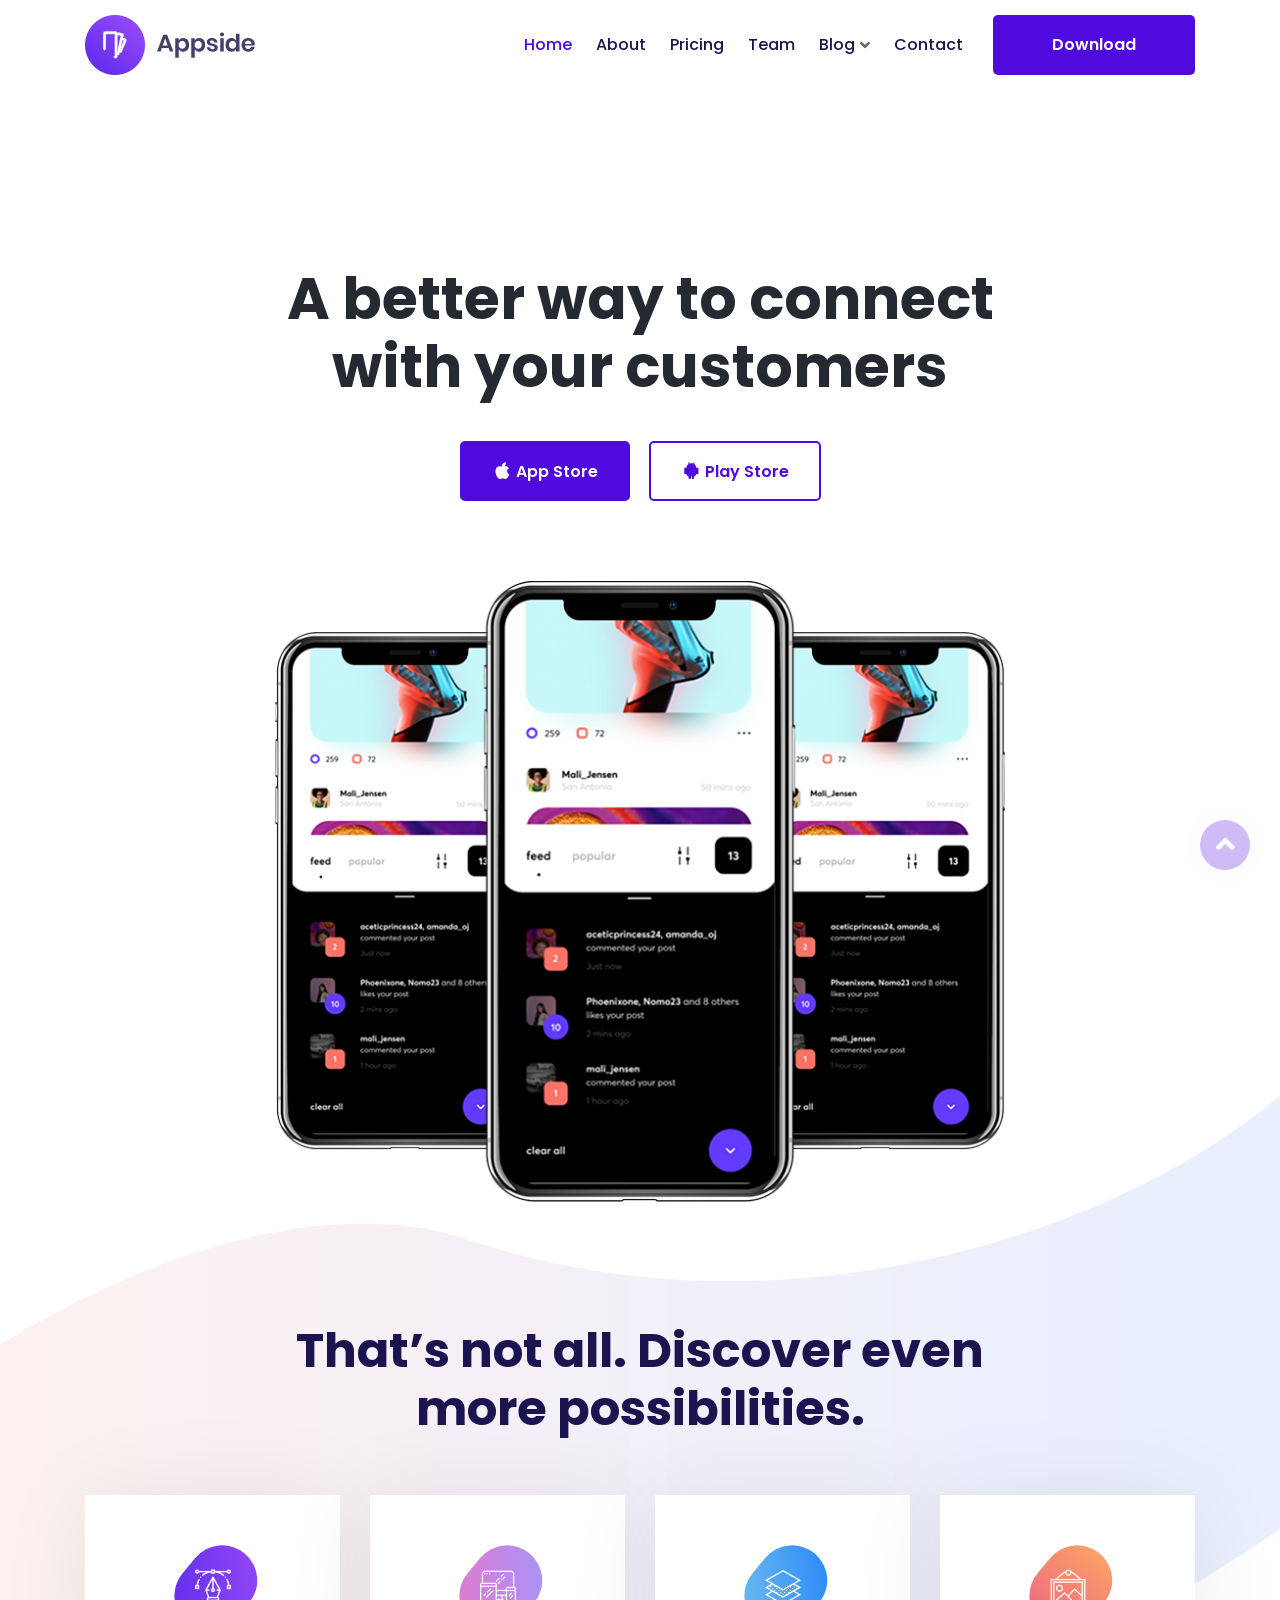
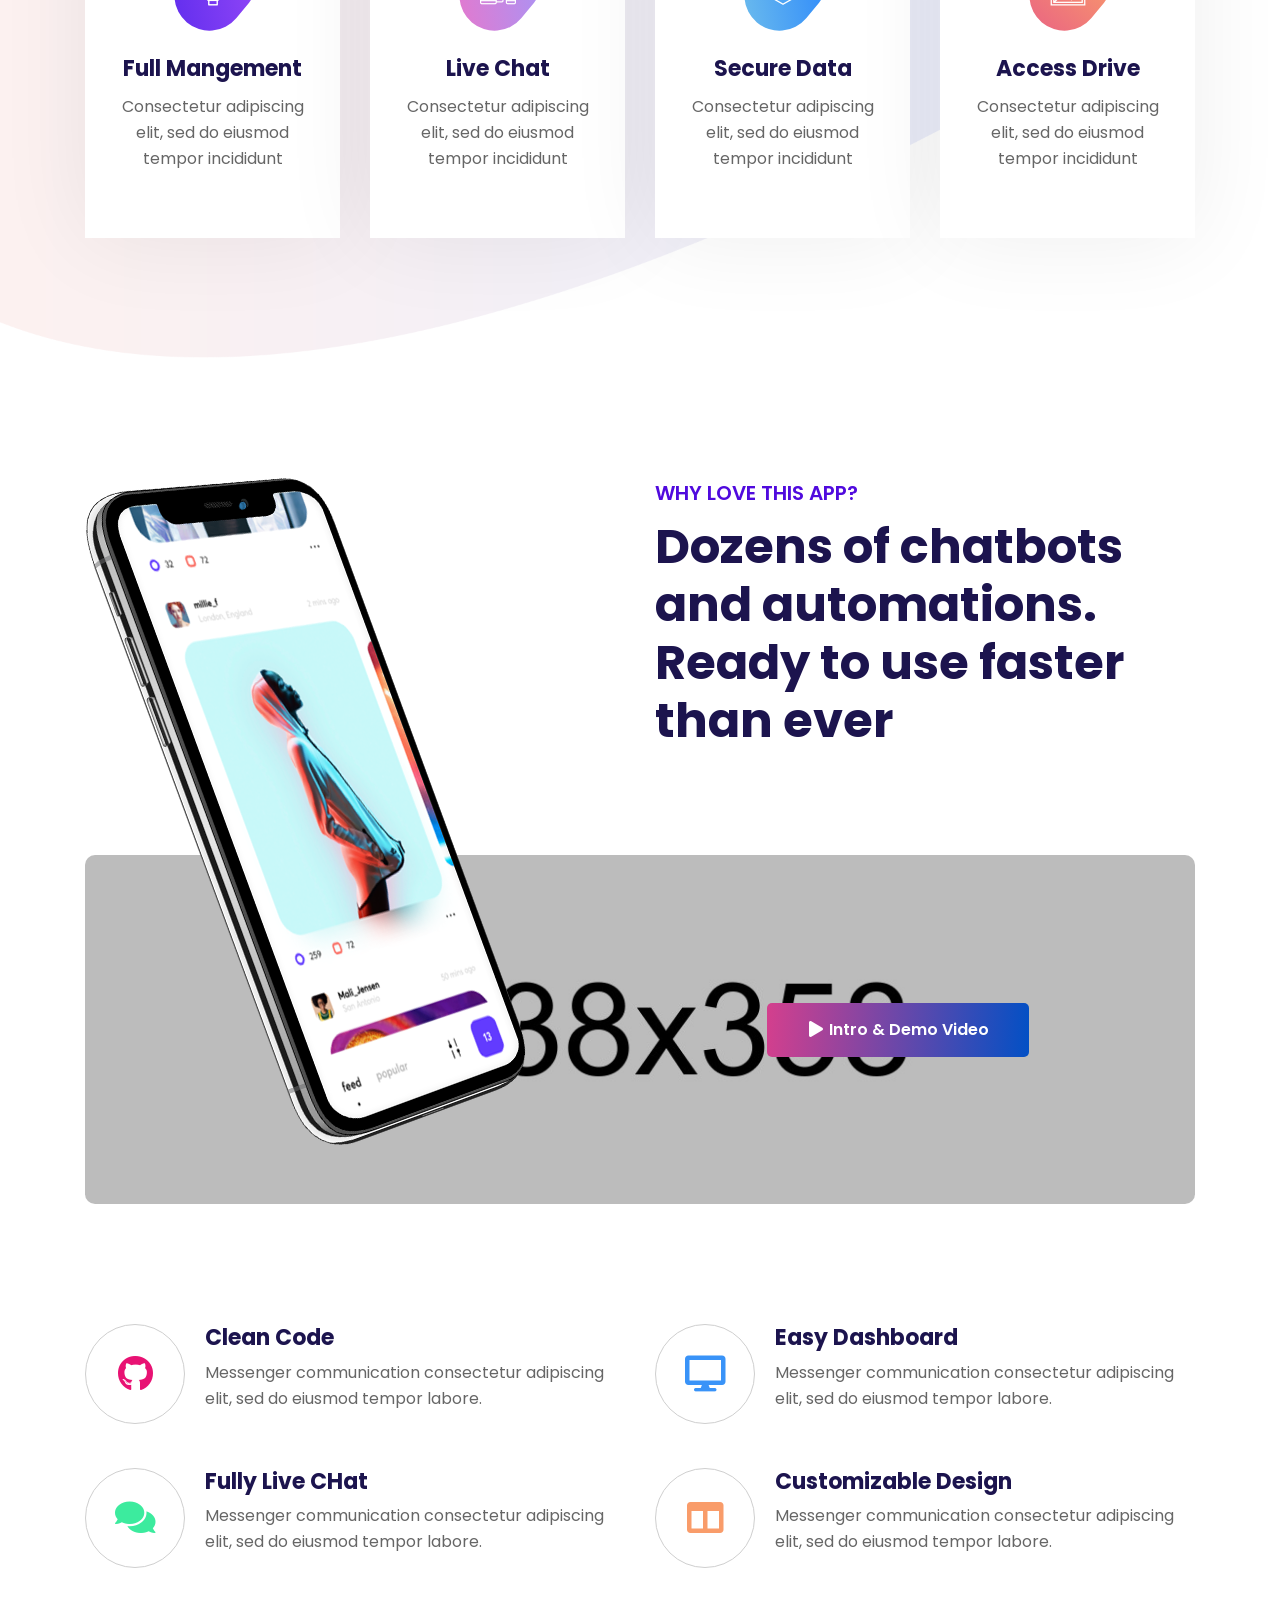
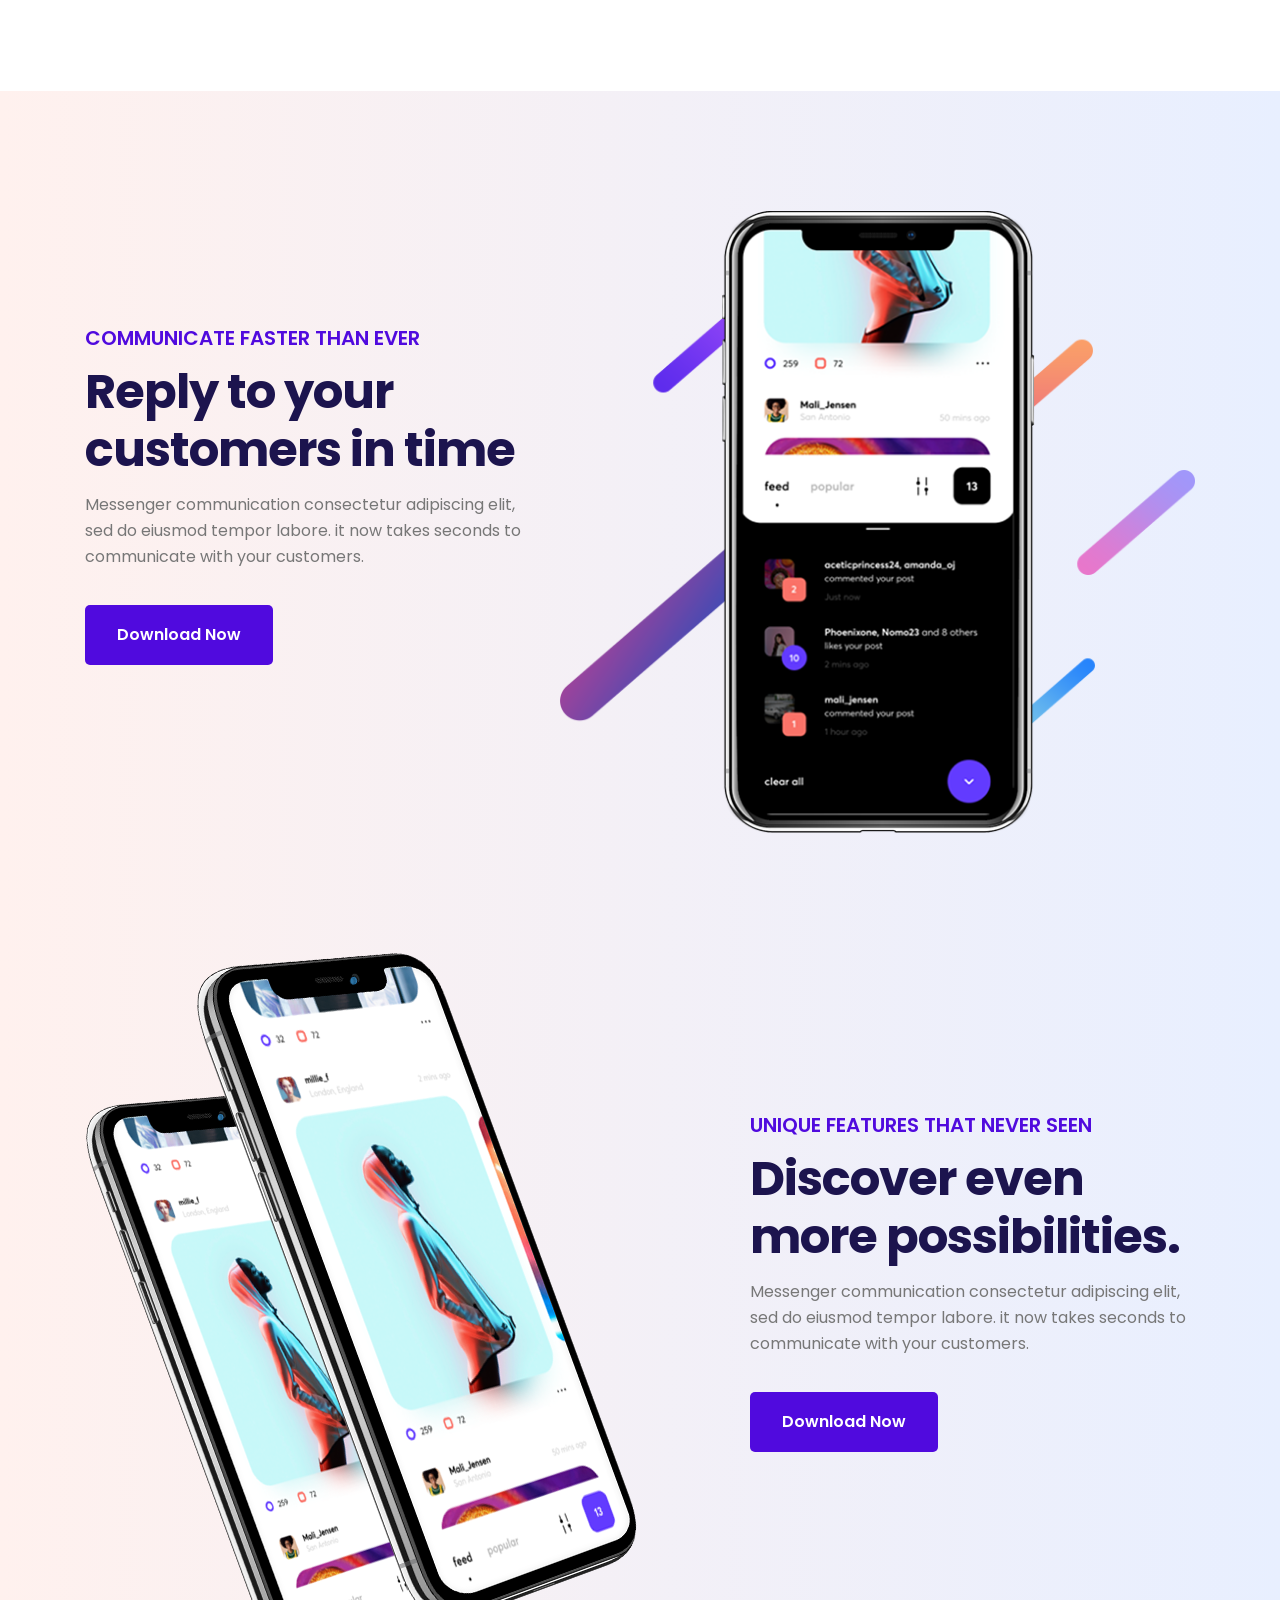
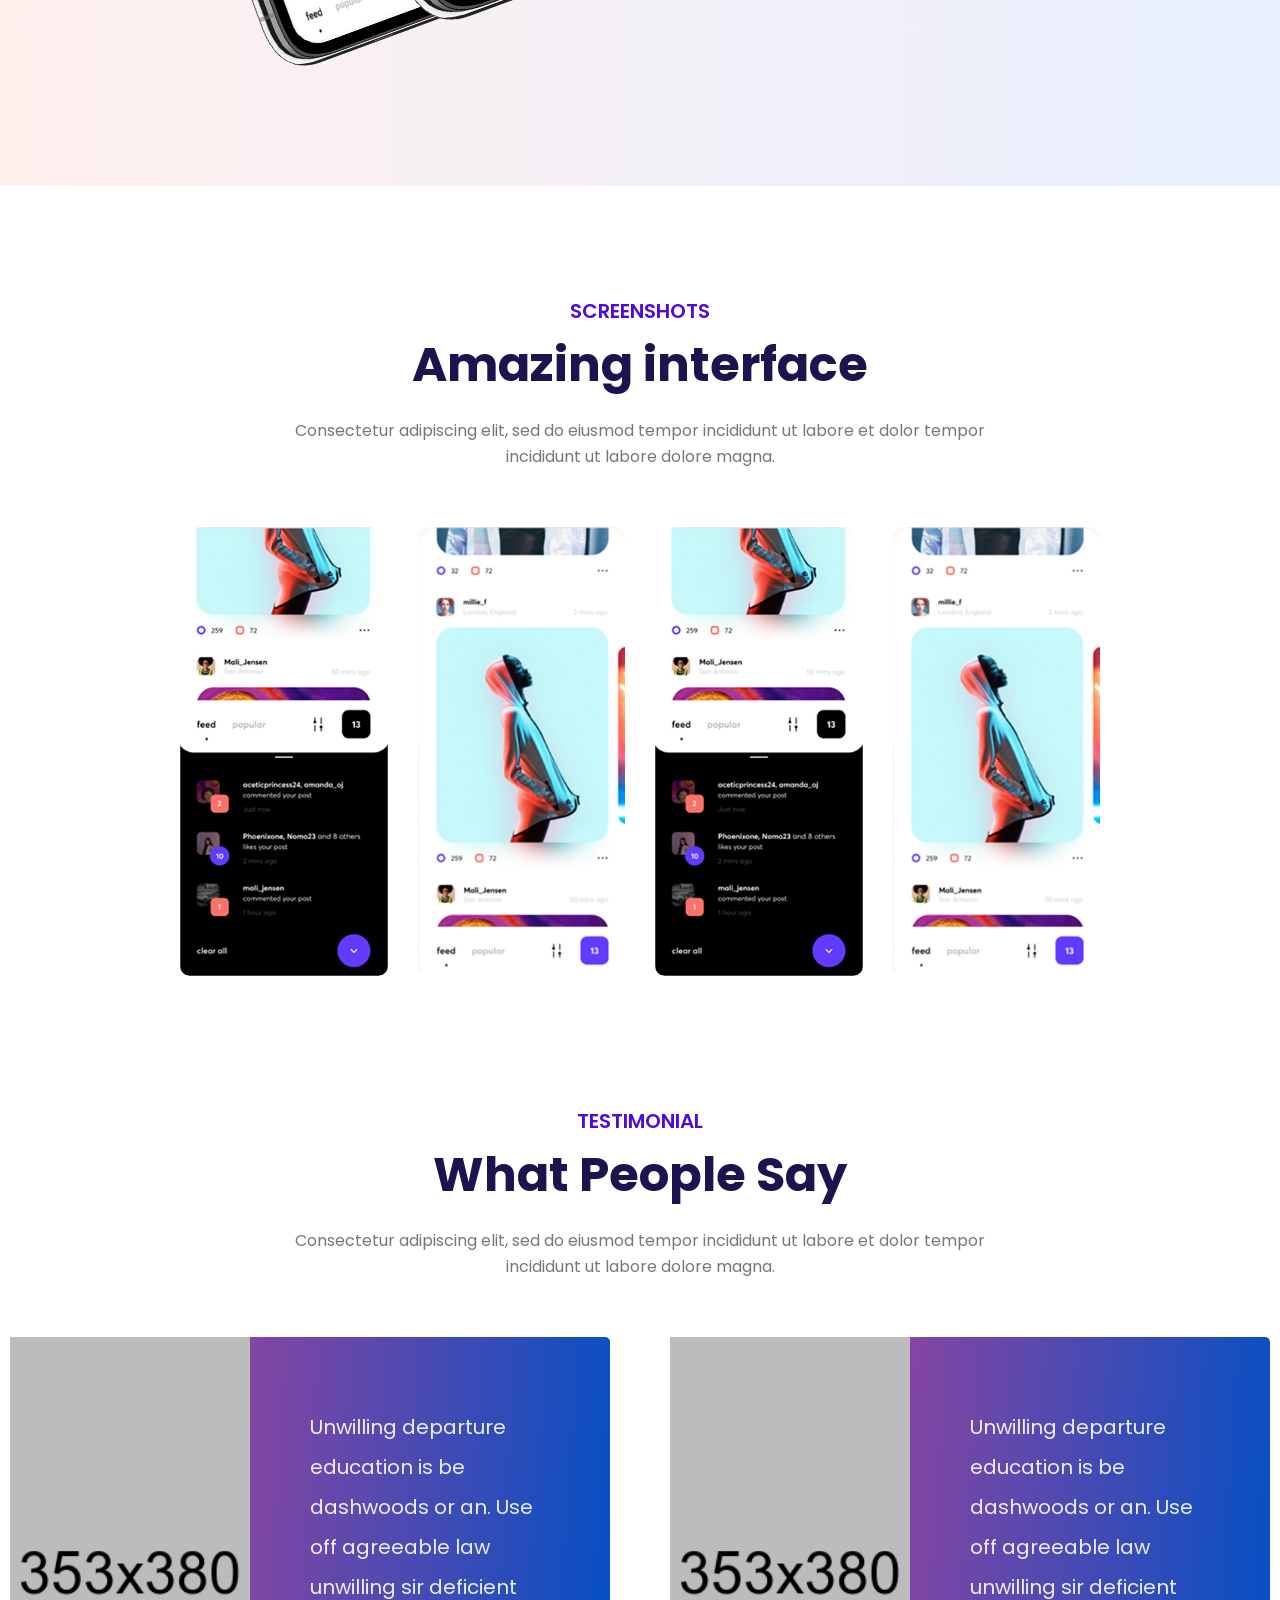
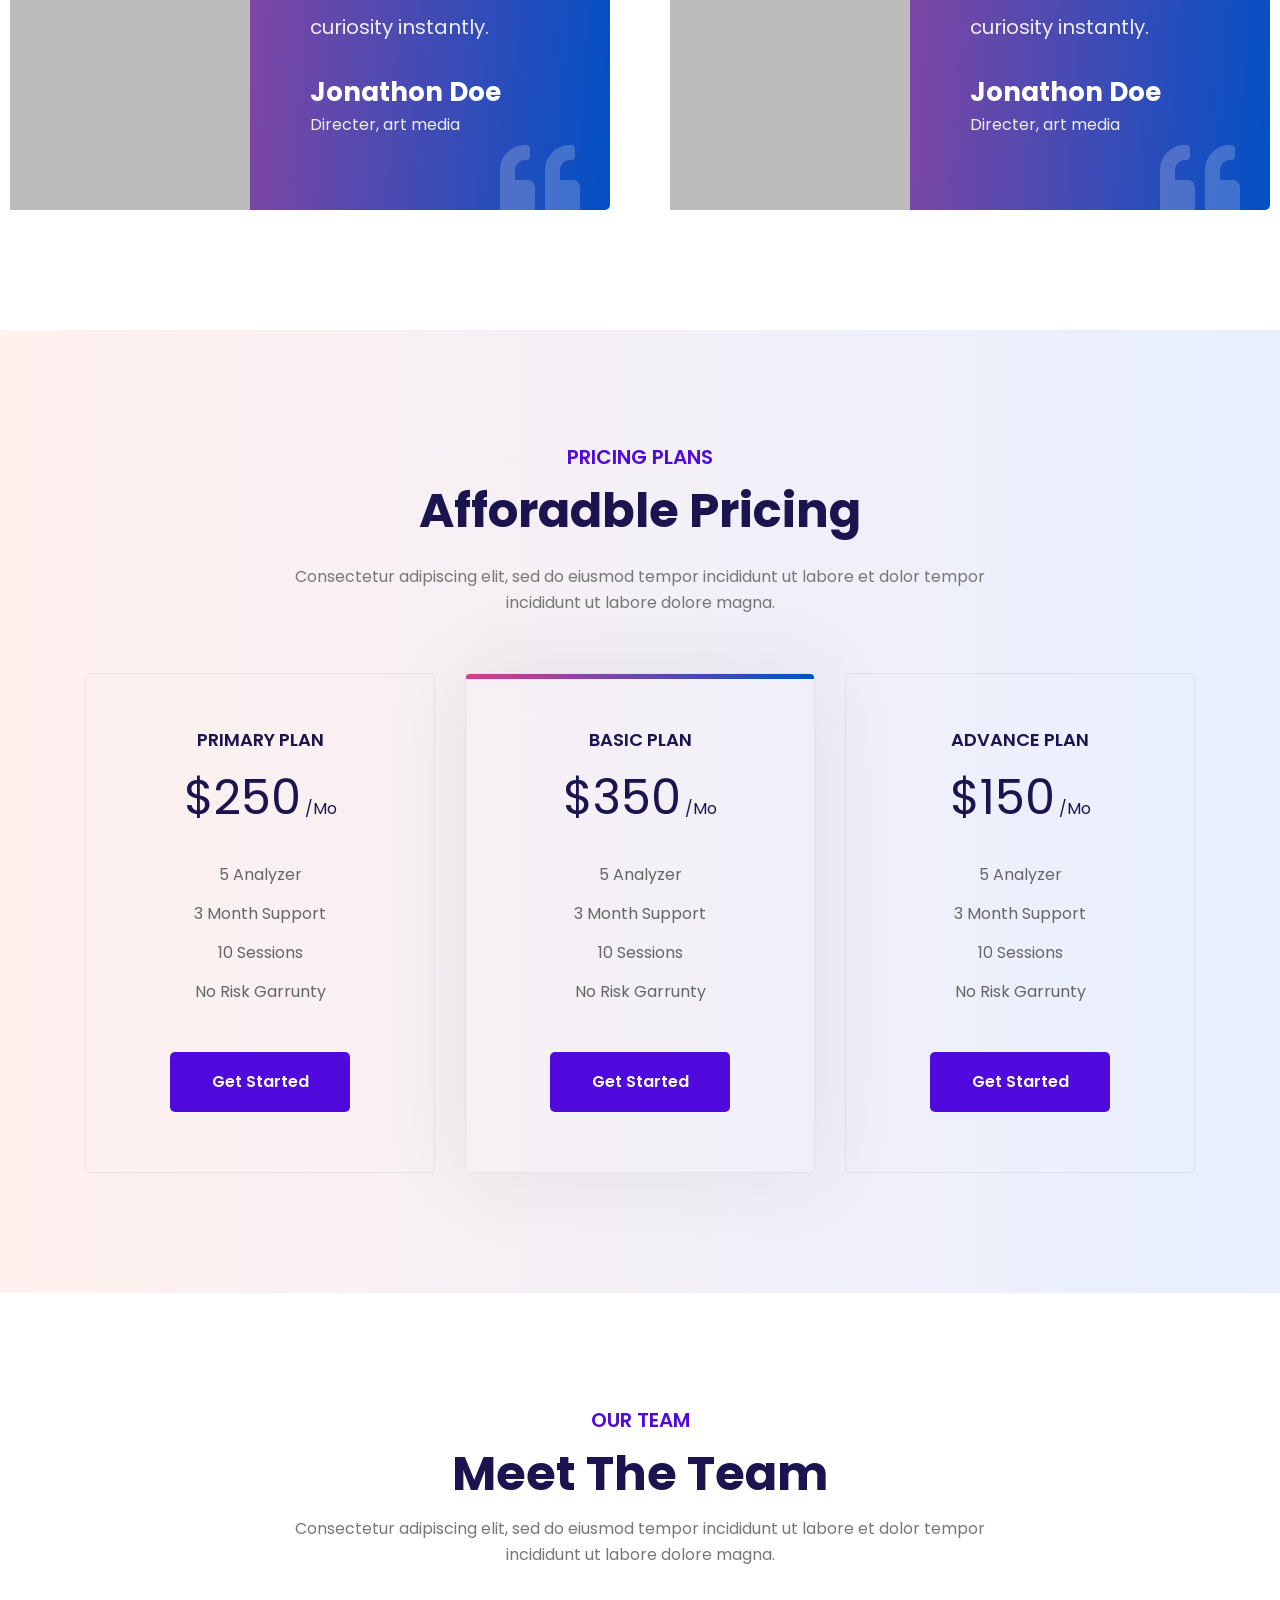
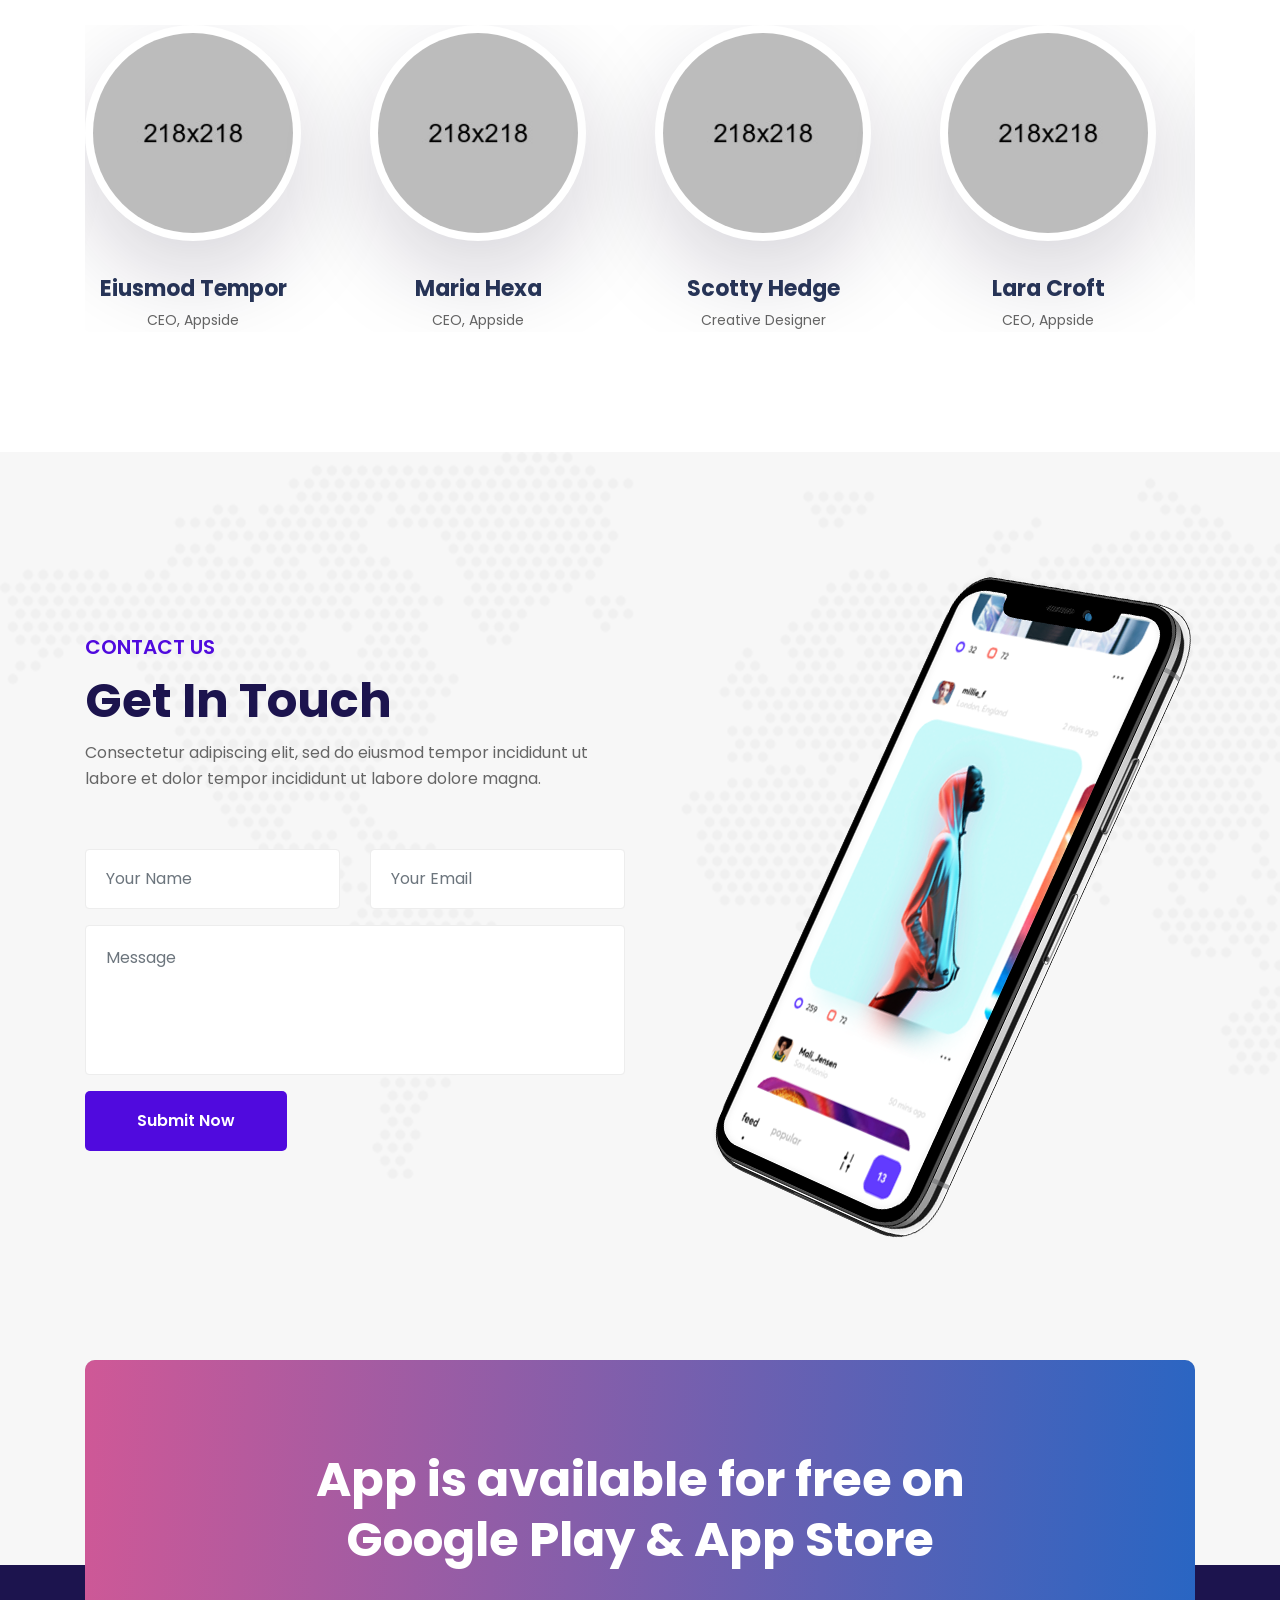
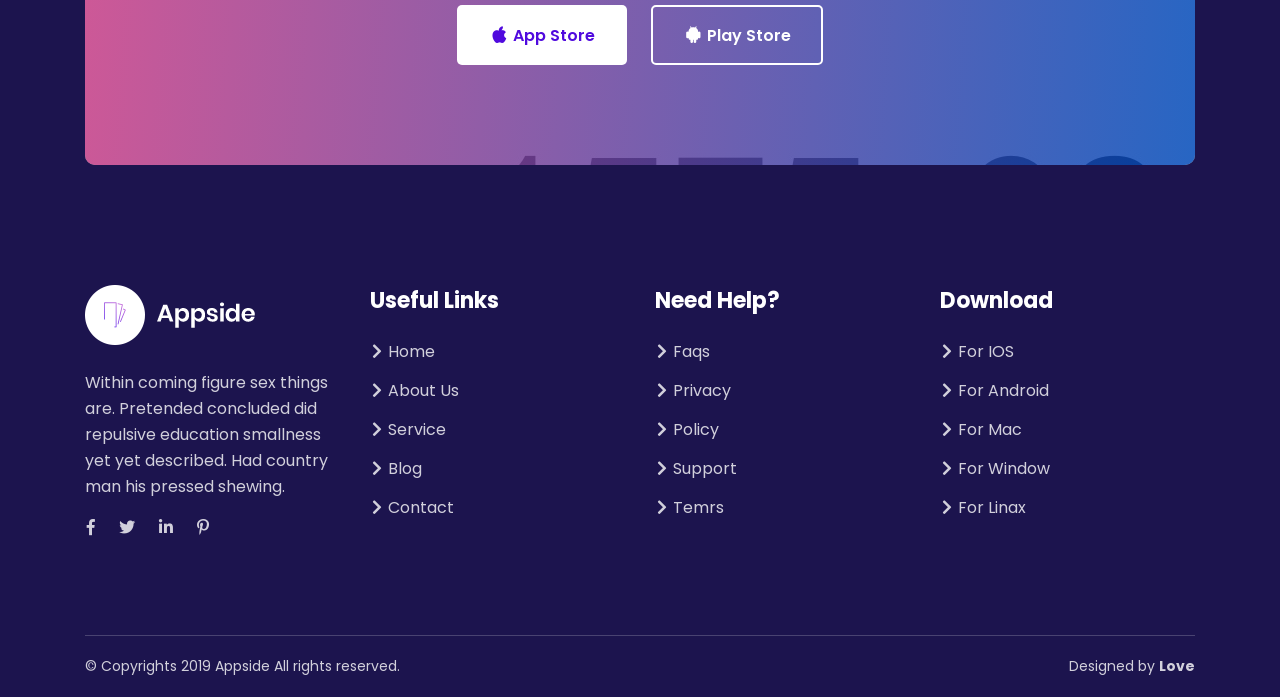
<file: public/index-12.html>
<!DOCTYPE html>
<html lang="zxx">

<head>
    <meta http-equiv="Content-Type" content="text/html; charset=UTF-8">
    <meta http-equiv="X-UA-Compatible" content="IE=edge" />
    <meta http-equiv="X-UA-Compatible" content="ie=edge">
    <meta name="viewport" content="width=device-width, initial-scale=1.0">
    <meta name="robots" content="noarchive">
    <title> Appside | App Landing pages HTML Templates </title>
    <!-- favicon -->
    <link rel="shortcut icon" href="favicon.ico" type="image/x-icon">
    <!-- bootstrap -->
    <link rel="stylesheet" href="assets/css/bootstrap.min.css">
    <!-- icofont -->
    <link rel="stylesheet" href="assets/css/fontawesome.5.7.2.css">
    <!-- flaticon -->
    <link rel="stylesheet" href="assets/css/flaticon.css">
    <!-- animate.css -->
    <link rel="stylesheet" href="assets/css/animate.css">
    <!-- Owl Carousel -->
    <link rel="stylesheet" href="assets/css/owl.carousel.min.css">
    <!-- magnific popup -->
    <link rel="stylesheet" href="assets/css/magnific-popup.css">
    <!-- stylesheet -->
    <link rel="stylesheet" href="assets/css/style.css">
    <!-- responsive -->
    <link rel="stylesheet" href="assets/css/responsive.css">
</head>

<body>
    
<!-- navbar area start -->
    <nav class="navbar navbar-area navbar-expand-lg nav-absolute  nav-style-01 header-style-12">
        <div class="container nav-container">
            <div class="responsive-mobile-menu">
                <div class="logo-wrapper">
                    <a href="index.html" class="logo">
                        <img src="assets/img/logo.png" alt="logo">
                    </a>
                </div>
                <button class="navbar-toggler" type="button" data-toggle="collapse" data-target="#appside_main_menu" 
                    aria-expanded="false" aria-label="Toggle navigation">
                    <span class="navbar-toggler-icon"></span>
                </button>
            </div>
            <div class="collapse navbar-collapse" id="appside_main_menu">
                <ul class="navbar-nav">
                    <li class="current-menu-item">
                        <a href="#">Home</a>
                    </li>
                    <li><a href="#about">About</a></li>
                    <li><a href="#pricing">Pricing</a></li>
                    <li><a href="#team">Team</a></li>
                    <li class="menu-item-has-children">
                        <a href="#">Blog</a>
                        <ul class="sub-menu">
                            <li><a href="blog.html">Blog 01</a></li>
                            <li><a href="blog-details.html">Blog Details</a></li>
                        </ul>
                    </li>
                    <li><a href="#contact">Contact</a></li>
                </ul>
            </div>
            <div class="nav-right-content">
                <ul>
                    <li class="button-wrapper">
                        <a href="#" class="boxed-btn">Download</a>
                    </li>
                </ul>
            </div>
        </div>
</nav>

    <!-- navbar area end -->

<!-- header area start  -->
<header class="header-area header-bg-12 style-12" id="home">
    <div class="container">
        <div class="row justify-content-center">
            <div class="col-lg-8">
                <div class="header-inner">
                    <h1 class="title wow fadeInDown">A better way to connect with your customers</h1>
                    <div class="btn-wrapper wow fadeInUp">
                        <a href="#" class="boxed-btn-02 reverse-color"><i class="flaticon-apple-1"></i> App Store</a>
                        <a href="#" class="boxed-btn-02 blank"><i class="flaticon-android-logo"></i> Play Store</a>
                    </div>
                    <div class="bottom-image wow fadeInUp margin-top-80">
                        <img src="assets/img/bottom-image.png" alt="bottom-image">
                    </div>
                </div>
            </div>
        </div>
    </div>
   <div class="header-bottom padding-top-120">
        <div class="container">
            <div class="row justify-content-center">
                <div class="col-lg-8">
                    <div class="section-title">
                        <h2 class="title">That’s not all. Discover even more possibilities.</h2>
                    </div>
                </div>
            </div>
            <div class="row">
                <div class="col-lg-3 col-md-6">
                    <div class="single-feature-item-02">
                        <div class="icon icon-bg-1">
                            <i class="flaticon-vector"></i>
                        </div>
                        <div class="content">
                            <h4 class="title"><a href="#">Full Mangement</a></h4>
                            <p>Consectetur adipiscing elit, sed do eiusmod tempor incididunt</p>
                        </div>
                    </div>
                </div>
                <div class="col-lg-3 col-md-6">
                    <div class="single-feature-item-02">
                        <div class="icon icon-bg-2">
                            <i class="flaticon-responsive"></i>
                        </div>
                        <div class="content">
                            <h4 class="title"><a href="#">Live Chat</a></h4>
                            <p>Consectetur adipiscing elit, sed do eiusmod tempor incididunt</p>
                        </div>
                    </div>
                </div>
                <div class="col-lg-3 col-md-6">
                    <div class="single-feature-item-02">
                        <div class="icon icon-bg-3">
                            <i class="flaticon-layers-2"></i>
                        </div>
                        <div class="content">
                            <h4 class="title"><a href="#">Secure Data</a></h4>
                            <p>Consectetur adipiscing elit, sed do eiusmod tempor incididunt</p>
                        </div>
                    </div>
                </div>
                <div class="col-lg-3 col-md-6">
                    <div class="single-feature-item-02">
                        <div class="icon icon-bg-4">
                            <i class="flaticon-picture"></i>
                        </div>
                        <div class="content">
                            <h4 class="title"><a href="#">Access Drive</a></h4>
                            <p>Consectetur adipiscing elit, sed do eiusmod tempor incididunt</p>
                        </div>
                    </div>
                </div>
            </div>
        </div>
   </div>
</header>
<!-- header area end  -->


<div class="about-app-area padding-top-120" id="about">
    <div class="container">
        <div class="row love-this-app-area">
            <div class="col-lg-6">
                <div class="img-wrapper">
                    <img src="assets/img/about-app-mobile.png" alt="about mobile apps">
                </div>
            </div>
            <div class="col-lg-6">
                <div class="right-side-content">
                    <div class="section-title left-aligned">
                        <span class="subtitle">Why love this app?</span>
                        <h2 class="title">Dozens of chatbots and automations. Ready to use  faster than ever</h2>
                    </div>
                </div>
            </div>
            <div class="col-lg-12">
              <div class="full-width-video-area margin-top-minus-290">
                    <div class="img-full-width-video">
                        <img src="assets/img/full-width-video-area.jpg" alt="full width video area">
                        <div class="hover">
                            <a href="https://www.youtube.com/watch?v=nSy1OcE5-Vk" class="play-video-btn mfp-iframe"><i class="fa fa-play"></i> Intro &amp; Demo Video</a>
                        </div>
                    </div>
              </div>
            </div>
        </div>
        <div class="row icon-box-wrapper-03 padding-top-120 padding-bottom-80">
            <div class="col-lg-6">
                <div class="single-icon-box-03 margin-bottom-40 theme-01">
                    <div class="icon">
                        <i class="fab fa-github"></i>
                    </div>
                    <div class="content">
                        <h4 class="title">Clean Code</h4>
                        <p>Messenger communication consectetur adipiscing elit, sed do eiusmod tempor  labore.</p>
                    </div>
                </div>
            </div>
            <div class="col-lg-6">
                <div class="single-icon-box-03 margin-bottom-40 theme-02">
                    <div class="icon">
                        <i class="fas fa-desktop"></i>
                    </div>
                    <div class="content">
                        <h4 class="title">Easy Dashboard</h4>
                        <p>Messenger communication consectetur adipiscing elit, sed do eiusmod tempor  labore.</p>
                    </div>
                </div>
            </div>
            <div class="col-lg-6">
                <div class="single-icon-box-03 margin-bottom-40 theme-03">
                    <div class="icon">
                        <i class="fas fa-comments"></i>
                    </div>
                    <div class="content">
                        <h4 class="title">Fully Live CHat</h4>
                        <p>Messenger communication consectetur adipiscing elit, sed do eiusmod tempor  labore.</p>
                    </div>
                </div>
            </div>
            <div class="col-lg-6">
                <div class="single-icon-box-03 margin-bottom-40 theme-04">
                    <div class="icon">
                        <i class="fas fa-columns"></i>
                    </div>
                    <div class="content">
                        <h4 class="title">Customizable Design</h4>
                        <p>Messenger communication consectetur adipiscing elit, sed do eiusmod tempor  labore.</p>
                    </div>
                </div>
            </div>
        </div>
    </div>
</div>
<section class="full-width-feature-area-03 gradient-bg padding-top-120 padding-bottom-120">
    <div class="container">
        <div class="row">
            <div class="col-lg-12">
                <div class="full-width-feature-style-03">
                    <div class="row reorder-xs">
                        <div class="col-lg-5">
                            <div class="content-area">
                                <div class="section-title left-aligned">
                                    <span class="subtitle">Communicate faster than ever</span>
                                    <h3 class="title">Reply to your customers in time</h3>
                                    <p>Messenger communication consectetur adipiscing elit, sed do eiusmod tempor  labore. it now takes seconds to communicate with your customers.</p>
                                    <div class="btn-wrapper">
                                        <a href="#" class="boxed-btn-02">Download Now</a>
                                    </div>
                                </div>
                            </div>
                        </div>
                        <div class="col-lg-7">
                            <div class="img-wrapper">
                                <img src="assets/img/full-width-feature-01.png" alt="full width feature">
                            </div>
                        </div>
                    </div>
                </div>
                <div class="full-width-feature-style-03 bg-cover padding-top-120">
                    <div class="row">
                        <div class="col-lg-7">
                            <div class="img-wrapper">
                                <img src="assets/img/full-width-feature-02.png" alt="full width feature">
                            </div>
                        </div>
                        <div class="col-lg-5">
                            <div class="content-area">
                                <div class="section-title left-aligned">
                                    <span class="subtitle">Unique Features that never seen </span>
                                    <h3 class="title">Discover even more possibilities.</h3>
                                    <p>Messenger communication consectetur adipiscing elit, sed do eiusmod tempor  labore. it now takes seconds to communicate with your customers.</p>
                                    <div class="btn-wrapper">
                                        <a href="#" class="boxed-btn-02">Download Now</a>
                                    </div>
                                </div>
                            </div>
                        </div>
                    </div>
                </div>
            </div>
        </div>
    </div>
</section>
<!-- screenshort area start  -->
<section class="screenshort-area-02 padding-top-110 padding-bottom-120">
    <div class="container">
        <div class="row justify-content-center">
            <div class="col-lg-10">
                <div class="section-title"><!-- section title -->
                    <span class="subtitle">Screenshots</span>
                    <h3 class="title extra">Amazing  interface</h3>
                    <p>Consectetur adipiscing elit, sed do eiusmod tempor incididunt ut labore et dolor  tempor incididunt ut labore dolore magna.</p>
                </div><!-- / /. section title -->
            </div>
        </div>
        <div class="row justify-content-center">
            <div class="col-lg-10">
                <div class="screeshort-carousel-wrap-02">
                    <div class="mobile-cover">
                        <img src="assets/img/mobile.png" alt="">
                    </div>
                    <div class="screenshort-carousel-02">
                        <div class="single-screenshort-item">
                            <img src="assets/img/screenshort/01.jpg" alt="screenhshort image">
                        </div>
                        <div class="single-screenshort-item">
                            <img src="assets/img/screenshort/02.jpg" alt="screenhshort image">
                        </div>
                        <div class="single-screenshort-item">
                            <img src="assets/img/screenshort/01.jpg" alt="screenhshort image">
                        </div>
                        <div class="single-screenshort-item">
                            <img src="assets/img/screenshort/02.jpg" alt="screenhshort image">
                        </div>
                    </div>
                </div>
            </div>
        </div>
    </div>
</section>
<!-- screenshort area end -->
 <!-- testimonial-two-area start  -->
 <div class="testimonial-area-two padding-bottom-120">
    <div class="container">
       <div class="row justify-content-center">
           <div class="col-lg-10">
               <div class="section-title"><!-- section title -->
                   <span class="subtitle">Testimonial</span>
                   <h3 class="title extra">What People Say</h3>
                   <p>Consectetur adipiscing elit, sed do eiusmod tempor incididunt ut labore et dolor  tempor incididunt ut labore dolore magna.</p>
               </div><!-- / /. section title -->
           </div>
       </div>
    </div>
    <div class="testimonial-carousel-02">
       <div class="single-testimonial-item-02">
            <div class="img-wrapper">
                <div class="bg-image" style="background-image: url(assets/img/testimonial/style-02/01.jpg)"></div>
            </div>
            <div class="content-area">
                <p>Unwilling departure education is be dashwoods or an. Use off agreeable law unwilling sir deficient curiosity instantly. </p>
                <div class="author-meta">
                    <h4 class="title">Jonathon Doe</h4>
                    <span class="designation">Directer, art media</span>
                </div>
            </div>
       </div>
       <div class="single-testimonial-item-02">
            <div class="img-wrapper">
                <div class="bg-image" style="background-image: url(assets/img/testimonial/style-02/01.jpg)"></div>
            </div>
            <div class="content-area">
               <p>Unwilling departure education is be dashwoods or an. Use off agreeable law unwilling sir deficient curiosity instantly. </p>
                <div class="author-meta">
                    <h4 class="title">Jonathon Doe</h4>
                    <span class="designation">Directer, art media</span>
                </div>
            </div>
       </div>
       <div class="single-testimonial-item-02">
            <div class="img-wrapper">
                <div class="bg-image" style="background-image: url(assets/img/testimonial/style-02/01.jpg)"></div>
            </div>
            <div class="content-area">
               <p>Unwilling departure education is be dashwoods or an. Use off agreeable law unwilling sir deficient curiosity instantly. </p>
                <div class="author-meta">
                    <h4 class="title">Jonathon Doe</h4>
                    <span class="designation">Directer, art media</span>
                </div>
            </div>
       </div>
       <div class="single-testimonial-item-02">
            <div class="img-wrapper">
                <div class="bg-image" style="background-image: url(assets/img/testimonial/style-02/01.jpg)"></div>
            </div>
            <div class="content-area">
               <p>Unwilling departure education is be dashwoods or an. Use off agreeable law unwilling sir deficient curiosity instantly. </p>
                <div class="author-meta">
                    <h4 class="title">Jonathon Doe</h4>
                    <span class="designation">Directer, art media</span>
                </div>
            </div>
       </div>
       <div class="single-testimonial-item-02">
            <div class="img-wrapper">
                <div class="bg-image" style="background-image: url(assets/img/testimonial/style-02/01.jpg)"></div>
            </div>
            <div class="content-area">
               <p>Unwilling departure education is be dashwoods or an. Use off agreeable law unwilling sir deficient curiosity instantly. </p>
                <div class="author-meta">
                    <h4 class="title">Jonathon Doe</h4>
                    <span class="designation">Directer, art media</span>
                </div>
            </div>
       </div>
    </div>
</div>
<!-- testimonial-two-area end  -->
<!-- price plan area start -->
<section class="pricing-plan-area gradient-bg" id="pricing">
    <div class="container">
        <div class="row justify-content-center">
            <div class="col-lg-10">
                <div class="section-title"><!-- section title -->
                    <span class="subtitle">Pricing plans</span>
                    <h3 class="title extra">Afforadble Pricing</h3>
                    <p>Consectetur adipiscing elit, sed do eiusmod tempor incididunt ut labore et dolor  tempor incididunt ut labore dolore magna.</p>
                </div><!-- //. section title -->
            </div>
        </div>
        <div class="row">
            <div class="col-lg-4 col-md-6">
                <div class="single-price-plan-02 wow zoomIn"><!-- single price plan one -->
                    <div class="price-header">
                        <h4 class="name">Primary Plan</h4>
                        <div class="price-wrap">
                            <span class="price">$250</span>
                            <span class="month">/Mo</span>
                        </div>
                    </div>
                    <div class="price-body">
                        <ul>
                            <li>5 Analyzer</li>
                            <li>3 Month Support</li>
                            <li>10 Sessions</li>
                            <li>No Risk Garrunty</li>
                        </ul>
                    </div>
                    <div class="price-footer">
                        <a href="#" class="boxed-btn">Get Started</a>
                    </div>
                </div><!-- //. single price plan one -->
            </div>
            <div class="col-lg-4 col-md-6">
                <div class="single-price-plan-02 wow zoomIn featured"><!-- single price plan one -->
                    <div class="price-header">
                        <h4 class="name">Basic Plan</h4>
                        <div class="price-wrap">
                            <span class="price">$350</span>
                            <span class="month">/Mo</span>
                        </div>
                    </div>
                    <div class="price-body">
                        <ul>
                            <li>5 Analyzer</li>
                            <li>3 Month Support</li>
                            <li>10 Sessions</li>
                            <li>No Risk Garrunty</li>
                        </ul>
                    </div>
                    <div class="price-footer">
                        <a href="#" class="boxed-btn">Get Started</a>
                    </div>
                </div><!-- //. single price plan one -->
            </div>
            <div class="col-lg-4 col-md-6">
                <div class="single-price-plan-02 wow zoomIn"><!-- single price plan one -->
                    <div class="price-header">
                        <h4 class="name">Advance Plan</h4>
                        <div class="price-wrap">
                            <span class="price">$150</span>
                            <span class="month">/Mo</span>
                        </div>
                    </div>
                    <div class="price-body">
                        <ul>
                            <li>5 Analyzer</li>
                            <li>3 Month Support</li>
                            <li>10 Sessions</li>
                            <li>No Risk Garrunty</li>
                        </ul>
                    </div>
                    <div class="price-footer">
                        <a href="#" class="boxed-btn">Get Started</a>
                    </div>
                </div><!-- //. single price plan one -->
            </div>
        </div>
    </div>
</section>
<!-- price plan area end -->
        
<!-- team member area start -->
<section class="team-member-area padding-bottom-120" id="team">
    <div class="container">
        <div class="row justify-content-center">
            <div class="col-lg-10">
                <div class="section-title"><!-- section title -->
                    <span class="subtitle">Our Team</span>
                    <h3 class="title">Meet The Team</h3>
                    <p>Consectetur adipiscing elit, sed do eiusmod tempor incididunt ut labore et dolor  tempor incididunt ut labore dolore magna.</p>
                </div><!-- //. section title -->
            </div>
        </div>
        <div class="row">
            <div class="col-lg-12">
                <div class="team-carousel"><!-- team carousel -->
                    <div class="single-team-member "><!-- single team member -->
                        <div class="thumb">
                            <img src="assets/img/team-member/01.jpg" alt="team member image">
                            <div class="hover">
                                <ul class="social-icon">
                                    <li><a href="#"><i class="fab fa-facebook-f"></i></a></li>
                                    <li><a href="#"><i class="fab fa-twitter"></i></a></li>
                                    <li><a href="#"><i class="fab fa-linkedin-in"></i></a></li>
                                </ul>
                            </div>
                        </div>
                        <div class="content">
                            <h4 class="title">Eiusmod Tempor</h4>
                            <span class="post">CEO, Appside</span>
                        </div>
                    </div><!-- //. single team member -->
                    <div class="single-team-member "><!-- single team member -->
                        <div class="thumb">
                            <img src="assets/img/team-member/02.jpg" alt="team member image">
                            <div class="hover">
                                <ul class="social-icon">
                                    <li><a href="#"><i class="fab fa-facebook-f"></i></a></li>
                                    <li><a href="#"><i class="fab fa-twitter"></i></a></li>
                                    <li><a href="#"><i class="fab fa-linkedin-in"></i></a></li>
                                </ul>
                            </div>
                        </div>
                        <div class="content">
                            <h4 class="title">Maria Hexa</h4>
                            <span class="post">CEO, Appside</span>
                        </div>
                    </div><!-- //. single team member -->
                    <div class="single-team-member "><!-- single team member -->
                        <div class="thumb">
                            <img src="assets/img/team-member/03.jpg" alt="team member image">
                            <div class="hover">
                                <ul class="social-icon">
                                    <li><a href="#"><i class="fab fa-facebook-f"></i></a></li>
                                    <li><a href="#"><i class="fab fa-twitter"></i></a></li>
                                    <li><a href="#"><i class="fab fa-linkedin-in"></i></a></li>
                                </ul>
                            </div>
                        </div>
                        <div class="content">
                            <h4 class="title">Scotty Hedge</h4>
                            <span class="post">Creative Designer</span>
                        </div>
                    </div><!-- //. single team member -->
                    <div class="single-team-member "><!-- single team member -->
                        <div class="thumb">
                            <img src="assets/img/team-member/04.jpg" alt="team member image">
                            <div class="hover">
                                <ul class="social-icon">
                                    <li><a href="#"><i class="fab fa-facebook-f"></i></a></li>
                                    <li><a href="#"><i class="fab fa-twitter"></i></a></li>
                                    <li><a href="#"><i class="fab fa-linkedin-in"></i></a></li>
                                </ul>
                            </div>
                        </div>
                        <div class="content">
                            <h4 class="title">Lara Croft</h4>
                            <span class="post">CEO, Appside</span>
                        </div>
                    </div><!-- //. single team member -->
                    <div class="single-team-member "><!-- single team member -->
                        <div class="thumb">
                            <img src="assets/img/team-member/05.jpg" alt="team member image">
                            <div class="hover">
                                <ul class="social-icon">
                                    <li><a href="#"><i class="fab fa-facebook-f"></i></a></li>
                                    <li><a href="#"><i class="fab fa-twitter"></i></a></li>
                                    <li><a href="#"><i class="fab fa-linkedin-in"></i></a></li>
                                </ul>
                            </div>
                        </div>
                        <div class="content">
                            <h4 class="title">Eiusmoy Smith</h4>
                            <span class="post">Developer</span>
                        </div>
                    </div><!-- //. single team member -->
                </div><!-- //. team carousel -->
            </div>
        </div>
    </div>
</section>
<!-- team member area end -->

<!-- contact form area start  -->
<div class="contact-form-area-02 gray-bg contact-bg padding-bottom-120 padding-top-120">
    <div class="container">
        <div class="row">
            <div class="col-lg-6">
                    <div class="contact-area-wrapper" id="contact"><!-- contact area wrapper -->
                        <span class="subtitle">Contact us</span>
                        <h3 class="title">Get In Touch</h3>
                        <p>Consectetur adipiscing elit, sed do eiusmod tempor incididunt ut labore et dolor  tempor incididunt ut labore dolore magna.</p>
                        <form action="index.html" id="contact_form_submit" class="contact-form sec-margin">
                            <div class="row">
                                <div class="col-lg-6">
                                    <div class="form-group">
                                        <input type="text" class="form-control" id="uname" placeholder="Your Name">
                                    </div>
                                </div>
                                <div class="col-lg-6">
                                    <div class="form-group">
                                        <input type="text" class="form-control" id="email" placeholder="Your Email">
                                    </div>
                                </div>
                                <div class="col-lg-12">
                                    <div class="form-group textarea">
                                        <textarea name="message" id="message" class="form-control" cols="30" rows="10" placeholder="Message"></textarea>
                                    </div>
                                    <button class="submit-btn-02" type="submit">Submit Now</button>
                                </div>
                            </div>
                        </form>
                    </div><!-- //. contact area wrapper -->
                </div>
            <div class="col-lg-6">
                <div class="img-wrapper">
                    <img src="assets/img/contact-mobile.png" alt="">
                </div>
            </div>
        </div>
    </div>
</div>
<!-- contact form area end -->

<div class="call-to-action-area gray-bg">
    <div class="container">
        <div class="row">
            <div class="col-lg-12">
                <div class="call-to-action-inner-style-02">
                    <div class="row justify-content-center">
                        <div class="col-lg-8">
                            <h3 class="title">App is available for free on Google Play & App Store</h3>
                            <div class="btn-wrapper wow fadeInUp">
                                <a href="#" class="boxed-btn-02 reverse-color"><i class="flaticon-apple-1"></i> App Store</a>
                                <a href="#" class="boxed-btn-02 blank"><i class="flaticon-android-logo"></i> Play Store</a>
                            </div>
                        </div>
                    </div>
                </div>
            </div>
        </div>
    </div>
</div>

<!-- footer area start -->
<footer class="footer-area style-02 bg-blue">
    <div class="footer-top">
        <div class="container">
            <div class="row">
                <div class="col-lg-3 col-md-6">
                    <div class="footer-widget about_widget">
                        <a href="index.html" class="footer-logo"><img src="assets/img/logo-white.png" alt=""></a>
                        <p>Within coming figure sex things are. Pretended concluded did repulsive education smallness yet yet described. Had country man his pressed shewing. </p>
                        <ul class="social-icon">
                            <li><a href="#"><i class="fab fa-facebook-f"></i></a></li>
                            <li><a href="#"><i class="fab fa-twitter"></i></a></li>
                            <li><a href="#"><i class="fab fa-linkedin-in"></i></a></li>
                            <li><a href="#"><i class="fab fa-pinterest-p"></i></a></li>
                        </ul>
                    </div>
                </div>
                <div class="col-lg-3 col-md-6">
                    <div class="footer-widget nav_menus_widget">
                        <h4 class="widget-title">Useful Links</h4>
                        <ul>
                            <li><a href="index.html"><i class="fas fa-chevron-right"></i> Home</a></li>
                            <li><a href="#"><i class="fas fa-chevron-right"></i> About Us</a></li>
                            <li><a href="#"><i class="fas fa-chevron-right"></i> Service</a></li>
                            <li><a href="#"><i class="fas fa-chevron-right"></i> Blog</a></li>
                            <li><a href="#"><i class="fas fa-chevron-right"></i> Contact</a></li>
                        </ul>
                    </div>
                </div>
                <div class="col-lg-3 col-md-6">
                    <div class="footer-widget nav_menus_widget">
                        <h4 class="widget-title">Need Help?</h4>
                        <ul>
                            <li><a href="#"><i class="fas fa-chevron-right"></i> Faqs</a></li>
                            <li><a href="#"><i class="fas fa-chevron-right"></i> Privacy</a></li>
                            <li><a href="#"><i class="fas fa-chevron-right"></i> Policy</a></li>
                            <li><a href="#"><i class="fas fa-chevron-right"></i> Support</a></li>
                            <li><a href="#"><i class="fas fa-chevron-right"></i> Temrs</a></li>
                        </ul>
                    </div>
                </div>
                <div class="col-lg-3 col-md-6">
                    <div class="footer-widget nav_menus_widget">
                        <h4 class="widget-title">Download</h4>
                        <ul>
                            <li><a href="#"><i class="fas fa-chevron-right"></i> For IOS</a></li>
                            <li><a href="#"><i class="fas fa-chevron-right"></i> For Android</a></li>
                            <li><a href="#"><i class="fas fa-chevron-right"></i> For Mac</a></li>
                            <li><a href="#"><i class="fas fa-chevron-right"></i> For Window</a></li>
                            <li><a href="#"><i class="fas fa-chevron-right"></i> For Linax</a></li>
                        </ul>
                    </div>
                </div>
            </div>
        </div>
    </div>
    <div class="copyright-area"><!-- copyright area -->
        <div class="container">
            <div class="row">
                <div class="col-lg-12">
                    <div class="copyright-inner"><!-- copyright inner wrapper -->
                        <div class="left-content-area"><!-- left content area -->
                            &copy; Copyrights 2019 Appside All rights reserved.
                        </div><!-- //. left content aera -->
                        <div class="right-content-area"><!-- right content area -->
                            Designed by <strong>Love</strong>
                        </div><!-- //. right content area -->
                    </div><!-- //.copyright inner wrapper -->
                </div>
            </div>
        </div>
    </div><!-- //. copyright area -->
</footer>
<!-- footer area end -->

<!-- preloader area start -->
<div class="preloader-wrapper" id="preloader">
    <div class="preloader" >
        <div class="sk-circle">
            <div class="sk-circle1 sk-child"></div>
            <div class="sk-circle2 sk-child"></div>
            <div class="sk-circle3 sk-child"></div>
            <div class="sk-circle4 sk-child"></div>
            <div class="sk-circle5 sk-child"></div>
            <div class="sk-circle6 sk-child"></div>
            <div class="sk-circle7 sk-child"></div>
            <div class="sk-circle8 sk-child"></div>
            <div class="sk-circle9 sk-child"></div>
            <div class="sk-circle10 sk-child"></div>
            <div class="sk-circle11 sk-child"></div>
            <div class="sk-circle12 sk-child"></div>
        </div>
    </div>
</div>

  <!-- preloader area end -->

  <!-- back to top area start -->
  <div class="back-to-top">
        <i class="fas fa-angle-up"></i>
  </div>
  <!-- back to top area end -->

    <!-- jquery -->
    <script src="assets/js/jquery.js"></script>
    <!-- popper -->
    <script src="assets/js/popper.min.js"></script>
    <!-- bootstrap -->
    <script src="assets/js/bootstrap.min.js"></script>
    <!-- owl carousel -->
    <script src="assets/js/owl.carousel.min.js"></script>
    <!-- magnific popup -->
    <script src="assets/js/jquery.magnific-popup.js"></script>
    <!-- contact js-->
    <script src="assets/js/contact.js"></script>
    <!-- wow js-->
    <script src="assets/js/wow.min.js"></script>
    <!-- way points js-->
    <script src="assets/js/waypoints.min.js"></script>
    <!-- counterup js-->
    <script src="assets/js/jquery.counterup.min.js"></script>
    <!-- main -->
    <script src="assets/js/main.js"></script>
</body>

</html>
</file>
<file: public/assets/css/flaticon.css>
/*
  	Flaticon icon font: Flaticon
  	Creation date: 13/02/2019 16:36
  	*/

@font-face {
  font-family: "Flaticon";
  src: url("../fonts/Flaticon.eot");
  src: url("../fonts/Flaticon.eot?#iefix") format("embedded-opentype"),
       url("../fonts/Flaticon.woff2") format("woff2"),
       url("../fonts/Flaticon.woff") format("woff"),
       url("../fonts/Flaticon.ttf") format("truetype"),
       url("../fonts/Flaticon.svg#Flaticon") format("svg");
  font-weight: normal;
  font-style: normal;
}

@media screen and (-webkit-min-device-pixel-ratio:0) {
  @font-face {
    font-family: "Flaticon";
    src: url("../fonts/Flaticon.svg#Flaticon") format("svg");
  }
}

[class^="flaticon-"]:before, [class*=" flaticon-"]:before,
[class^="flaticon-"]:after, [class*=" flaticon-"]:after {   
  font-family: Flaticon;
  font-size: inherit;
	font-style: normal;
}

.flaticon-graphic-design:before { content: "\f100"; }
.flaticon-vector:before { content: "\f101"; }
.flaticon-paint-palette:before { content: "\f102"; }
.flaticon-responsive:before { content: "\f103"; }
.flaticon-layers:before { content: "\f104"; }
.flaticon-layers-1:before { content: "\f105"; }
.flaticon-layers-2:before { content: "\f106"; }
.flaticon-picture:before { content: "\f107"; }
.flaticon-camera:before { content: "\f108"; }
.flaticon-picture-1:before { content: "\f109"; }
.flaticon-picture-2:before { content: "\f10a"; }
.flaticon-apple:before { content: "\f10b"; }
.flaticon-apple-1:before { content: "\f10c"; }
.flaticon-android-logo:before { content: "\f10d"; }
.flaticon-android-character-symbol:before { content: "\f10e"; }
.flaticon-android-logo-1:before { content: "\f10f"; }
.flaticon-windows:before { content: "\f110"; }
.flaticon-linux:before { content: "\f112"; }
.flaticon-windows-8:before { content: "\f111"; }
.flaticon-windows-logo-silhouette:before { content: "\f112"; }
.flaticon-rating:before { content: "\f113"; }
.flaticon-review:before { content: "\f114"; }
.flaticon-review-1:before { content: "\f115"; }
.flaticon-conversation:before { content: "\f116"; }
.flaticon-support:before { content: "\f117"; }
.flaticon-communication:before { content: "\f118"; }
.flaticon-customer-service:before { content: "\f119"; }
.flaticon-chat:before { content: "\f11a"; }
.flaticon-email:before { content: "\f11b"; }
.flaticon-mail:before { content: "\f11c"; }
.flaticon-message:before { content: "\f11d"; }
.flaticon-email-1:before { content: "\f11e"; }
.flaticon-award:before { content: "\f11f"; }
.flaticon-cap:before { content: "\f120"; }
.flaticon-medal:before { content: "\f121"; }
.flaticon-trophy:before { content: "\f122"; }
.flaticon-trophy-1:before { content: "\f123"; }
.flaticon-badge:before { content: "\f124"; }
.flaticon-trophy-2:before { content: "\f125"; }
.flaticon-settings:before { content: "\f126"; }
.flaticon-settings-1:before { content: "\f127"; }
.flaticon-tools:before { content: "\f128"; }
.flaticon-customer-support:before { content: "\f129"; }
.flaticon-settings-2:before { content: "\f12a"; }
.flaticon-shield:before { content: "\f12b"; }
.flaticon-shield-1:before { content: "\f12c"; }
.flaticon-checked:before { content: "\f12d"; }
.flaticon-analytics:before { content: "\f12e"; }
.flaticon-conversation-1:before { content: "\f12f"; }
.flaticon-speech-bubble:before { content: "\f130"; }
.flaticon-chat-1:before { content: "\f131"; }
.flaticon-database:before { content: "\f132"; }
.flaticon-data-protection:before { content: "\f133"; }
.flaticon-cloud:before { content: "\f134"; }
</file>
<file: public/assets/css/style.css>
@charset "UTF-8";
/*
    Css Table of Content
    --------------------------
    ** Typography 
    --------------------------
    ** Global 
    --------------------------
    ** Breadcumb Area
    --------------------------
    ** Preloader
    --------------------------
    ** Normalize
    --------------------------
    ** Navbar
    --------------------------
    ** Header 
    --------------------------
    ** Featured Area 
    --------------------------
    ** Video Area
    --------------------------
    ** Counterup Area
    --------------------------
    ** Why Choose Us Area
    --------------------------
    ** How It Works Area
    --------------------------
    ** Screenshort Area
    --------------------------
    ** Testimonial Area
    --------------------------
    ** Team Member Area
    --------------------------
    ** Footer Area
    --------------------------
    ** Icon Box Item
    --------------------------
    ** Contact Area
    --------------------------
    ** Call TO Action Area
    --------------------------
    

    --------------------------
    ** Blog Page
    --------------------------
    ** Blog Details Page
    --------------------------

*/
/*-----------------
    @Typography
-----------------*/
@import url("https://fonts.googleapis.com/css?family=Poppins:300,400,500,600,700,800");
/*---------------------------
** Global 
---------------------------*/
:root {
  --main-color-one: #500ade;
  --main-color-two: #852aff;
  --secondary-color: #333333;
  --heading-color: #1c144e;
  --paragraph-color: #666666;
  --heading-font: 'Poppins', sans-serif;
  --body-font: 'Poppins', sans-serif; }

.dark-bg {
  background-color: #10102d; }

.remove-col-padding {
  padding: 0; }

.remove-col-padding-right {
  padding-right: 0; }

.remove-col-padding-left {
  padding-left: 0; }

.padding-left-0 {
  padding-left: 0; }

.padding-right-0 {
  padding-left: 0; }

.padding-bottom-120 {
  padding-bottom: 120px; }

.padding-top-10 {
  padding-top: 10px; }

.padding-top-20 {
  padding-top: 20px; }

.padding-top-30 {
  padding-top: 30px; }

.padding-top-40 {
  padding-top: 40px; }

.padding-top-50 {
  padding-top: 50px; }

.padding-top-60 {
  padding-top: 60px; }

.padding-top-70 {
  padding-top: 70px; }

.padding-top-80 {
  padding-top: 80px; }

.padding-top-90 {
  padding-top: 90px; }

.padding-top-100 {
  padding-top: 100px; }

.padding-top-110 {
  padding-top: 110px; }

.padding-top-120 {
  padding-top: 120px; }

.margin-top-10 {
  margin-top: 10px; }

.margin-top-20 {
  margin-top: 20px; }

.margin-top-30 {
  margin-top: 30px; }

.margin-top-40 {
  margin-top: 40px; }

.margin-top-50 {
  margin-top: 50px; }

.margin-top-60 {
  margin-top: 60px; }

.margin-top-70 {
  margin-top: 70px; }

.margin-top-80 {
  margin-top: 80px; }

.margin-top-90 {
  margin-top: 90px; }

.margin-top-100 {
  margin-top: 100px; }

.margin-bottom-0 {
  margin-bottom: 0px; }

.margin-bottom-10 {
  margin-bottom: 10px; }

.margin-bottom-15 {
  margin-bottom: 15px; }

.margin-bottom-20 {
  margin-bottom: 20px; }

.margin-bottom-30 {
  margin-bottom: 30px; }

.margin-bottom-40 {
  margin-bottom: 40px; }

.margin-bottom-50 {
  margin-bottom: 50px; }

.margin-bottom-60 {
  margin-bottom: 60px; }

.margin-bottom-70 {
  margin-bottom: 70px; }

.margin-bottom-80 {
  margin-bottom: 80px; }

.margin-bottom-90 {
  margin-bottom: 90px; }

.margin-top-100 {
  margin-bottom: 100px; }

.margin-top-120 {
  margin-top: 120px; }

.margin-top-minus-290 {
  margin-top: -290px; }

.padding-left-0 {
  padding-left: 0px !important; }

.section-subtitle {
  font-size: 18px;
  line-height: 28px;
  text-transform: uppercase;
  color: #500ade;
  font-weight: 700; }

.navbar-expand-lg .navbar-nav .nav-link {
  padding-right: .4rem;
  padding-left: 0.4rem; }

.back-to-top {
  position: fixed;
  right: 30px;
  bottom: 30px;
  width: 50px;
  height: 50px;
  background-color: #500ade;
  color: #fff;
  text-align: center;
  line-height: 50px;
  border-radius: 50%;
  z-index: 99;
  cursor: pointer;
  font-size: 30px;
  -webkit-box-shadow: 0 0 40px 0 rgba(0, 0, 0, 0.1);
  box-shadow: 0 0 40px 0 rgba(0, 0, 0, 0.1); }

.gray-bg {
  background-color: #f7f7f7; }

.video-play-btn {
  position: relative;
  z-index: 1;
  display: inline-block;
  width: 70px;
  height: 70px;
  line-height: 70px;
  text-align: center;
  font-size: 16px;
  background-color: #fff;
  border-radius: 50%;
  color: #313131; }
  .video-play-btn:before {
    content: "";
    position: absolute;
    z-index: 0;
    left: 50%;
    top: 50%;
    -ms-transform: translateX(-50%) translateY(-50%);
    /* IE 9 */
    -webkit-transform: translateX(-50%) translateY(-50%);
    /* Chrome, Safari, Opera */
    transform: translateX(-50%) translateY(-50%);
    display: block;
    width: 80px;
    height: 80px;
    background: #fff;
    border-radius: 50%;
    -webkit-animation: pulse-border 1500ms ease-out infinite;
    animation: pulse-border 1500ms ease-out infinite;
    z-index: -1; }
  .video-play-btn:hover {
    color: #313131; }

@-webkit-keyframes pulse-border {
  0% {
    -webkit-transform: translateX(-50%) translateY(-50%) translateZ(0) scale(1);
    transform: translateX(-50%) translateY(-50%) translateZ(0) scale(1);
    opacity: 1; }
  100% {
    -webkit-transform: translateX(-50%) translateY(-50%) translateZ(0) scale(1.3);
    transform: translateX(-50%) translateY(-50%) translateZ(0) scale(1.3);
    opacity: 0; } }

@-moz-keyframes pulse-border {
  0% {
    transform: translateX(-50%) translateY(-50%) translateZ(0) scale(1);
    opacity: 1; }
  100% {
    transform: translateX(-50%) translateY(-50%) translateZ(0) scale(1.3);
    opacity: 0; } }

@-o-keyframes pulse-border {
  0% {
    transform: translateX(-50%) translateY(-50%) translateZ(0) scale(1);
    opacity: 1; }
  100% {
    transform: translateX(-50%) translateY(-50%) translateZ(0) scale(1.3);
    opacity: 0; } }

@keyframes pulse-border {
  0% {
    -webkit-transform: translateX(-50%) translateY(-50%) translateZ(0) scale(1);
    transform: translateX(-50%) translateY(-50%) translateZ(0) scale(1);
    opacity: 1; }
  100% {
    -webkit-transform: translateX(-50%) translateY(-50%) translateZ(0) scale(1.3);
    transform: translateX(-50%) translateY(-50%) translateZ(0) scale(1.3);
    opacity: 0; } }

@media only screen and (max-width: 991px) {
  .row.reorder-xs {
    -ms-transform: rotate(180deg);
    /* IE 9 */
    -webkit-transform: rotate(180deg);
    /* Chrome, Safari, Opera */
    transform: rotate(180deg);
    direction: rtl; }
  .row.reorder-xs > [class*="col-"] {
    -ms-transform: rotate(-180deg);
    /* IE 9 */
    -webkit-transform: rotate(-180deg);
    /* Chrome, Safari, Opera */
    transform: rotate(-180deg);
    direction: ltr; } }

.bg-blue {
  background-color: #1c144e; }

.padding-60 {
  padding: 60px 0 60px 0; }

.submit-btn-02 {
  display: inline-block;
  text-align: center;
  height: 60px;
  line-height: 60px;
  font-size: 16px;
  text-transform: capitalize;
  font-weight: 600;
  color: #fff;
  width: 202px;
  background-color: #500ade;
  padding: 0 20px;
  -webkit-transition: all 0.3s ease-in;
  -moz-transition: all 0.3s ease-in;
  -o-transition: all 0.3s ease-in;
  transition: all 0.3s ease-in;
  cursor: pointer;
  border: none;
  border-radius: 5px; }
  .submit-btn-02:hover {
    color: #fff;
    background-color: var(--secondary-color); }

.boxed-btn {
  display: inline-block;
  text-align: center;
  height: 60px;
  line-height: 60px;
  font-size: 16px;
  text-transform: capitalize;
  font-weight: 600;
  color: #fff;
  width: 202px;
  background-color: #500ade;
  padding: 0 20px;
  -webkit-transition: all 0.3s ease-in;
  -moz-transition: all 0.3s ease-in;
  -o-transition: all 0.3s ease-in;
  transition: all 0.3s ease-in; }
  .boxed-btn:hover {
    color: #fff;
    background-color: #333333; }
  .boxed-btn.gd-bg-1 {
    background-image: -moz-linear-gradient(50deg, #5e2ced 0%, #9749f8 100%);
    background-image: -webkit-linear-gradient(50deg, #5e2ced 0%, #9749f8 100%);
    background-image: -ms-linear-gradient(50deg, #5e2ced 0%, #9749f8 100%); }
    .boxed-btn.gd-bg-1:hover {
      background-image: -moz-linear-gradient(50deg, #9749f8 0%, #5e2ced 100%);
      background-image: -webkit-linear-gradient(50deg, #9749f8 0%, #5e2ced 100%);
      background-image: -ms-linear-gradient(50deg, #9749f8 0%, #5e2ced 100%); }
  .boxed-btn.gd-bg-2 {
    background-image: -moz-linear-gradient(50deg, #e877cb 0%, #a197fa 100%);
    background-image: -webkit-linear-gradient(50deg, #e877cb 0%, #a197fa 100%);
    background-image: -ms-linear-gradient(50deg, #e877cb 0%, #a197fa 100%); }
    .boxed-btn.gd-bg-2:hover {
      background-image: -moz-linear-gradient(50deg, #a197fa 0%, #e877cb 100%);
      background-image: -webkit-linear-gradient(50deg, #a197fa 0%, #e877cb 100%);
      background-image: -ms-linear-gradient(50deg, #a197fa 0%, #e877cb 100%); }
  .boxed-btn.gd-bg-3 {
    background-image: -moz-linear-gradient(50deg, #70bfec 0%, #2784fc 100%);
    background-image: -webkit-linear-gradient(50deg, #70bfec 0%, #2784fc 100%);
    background-image: -ms-linear-gradient(50deg, #70bfec 0%, #2784fc 100%); }
    .boxed-btn.gd-bg-3:hover {
      background-image: -moz-linear-gradient(50deg, #2784fc 0%, #70bfec 100%);
      background-image: -webkit-linear-gradient(50deg, #2784fc 0%, #70bfec 100%);
      background-image: -ms-linear-gradient(50deg, #2784fc 0%, #70bfec 100%); }
  .boxed-btn.btn-rounded {
    border-radius: 30px; }
  .boxed-btn.blank {
    background-color: transparent;
    border: 2px solid #500ade;
    color: #500ade; }
    .boxed-btn.blank:hover {
      background-color: #500ade;
      color: #fff; }
  .boxed-btn.black {
    border: none;
    color: #fff;
    background-color: #333333; }
    .boxed-btn.black:hover {
      background-color: #500ade;
      color: #fff; }

.boxed-btn-02 {
  display: inline-block;
  text-align: center;
  height: 60px;
  line-height: 56px;
  font-size: 16px;
  text-transform: capitalize;
  font-weight: 600;
  color: #fff;
  background-color: #500ade;
  padding: 0 30px;
  -webkit-transition: all 0.3s ease-in;
  -moz-transition: all 0.3s ease-in;
  -o-transition: all 0.3s ease-in;
  transition: all 0.3s ease-in;
  border-radius: 5px;
  border: 2px solid transparent; }
  .boxed-btn-02:hover {
    background-color: #fff;
    color: var(--main-color-one); }
  .boxed-btn-02.black:hover {
    background-color: var(--secondary-color);
    color: #fff; }
  .boxed-btn-02.reverse-color {
    background-color: #fff;
    color: var(--main-color-one); }
    .boxed-btn-02.reverse-color:hover {
      color: #fff;
      background-color: var(--main-color-one); }
  .boxed-btn-02.blank {
    background-color: transparent;
    color: #fff;
    border: 2px solid #fff; }
    .boxed-btn-02.blank:hover {
      color: var(--main-color-one);
      background-color: #fff; }

.section-title {
  text-align: center;
  margin-bottom: 57px; }
  .section-title.white .subtitle, .section-title.white .title {
    color: #fff; }
  .section-title.white p {
    color: #e1dede; }
  .section-title.extra {
    margin-bottom: 55px; }
    .section-title.extra .title {
      margin-bottom: 26px; }
  .section-title.p-width-lg p {
    max-width: 730px; }
  .section-title.left-aligned {
    text-align: left; }
  .section-title .title {
    font-size: 48px;
    line-height: 58px;
    margin-bottom: 13px;
    font-weight: 700;
    color: #1c144e; }
    .section-title .title.extra {
      margin-bottom: 24px; }
  .section-title .subtitle {
    font-size: 20px;
    line-height: 30px;
    color: #500ade;
    text-transform: uppercase;
    font-weight: 600;
    font-family: "Poppins", sans-serif;
    display: block;
    margin-bottom: 10px; }
  .section-title p {
    font-size: 16px;
    color: #777777;
    max-width: 720px;
    line-height: 26px;
    margin: 0 auto; }

.margin-bottom-45 {
  margin-bottom: 45px; }

.c-white {
  color: #fff; }

.c-red {
  color: #500ade; }

.bg-red {
  background-color: #500ade; }

.c-green {
  color: #00cf92; }

.padding-bottom-80 {
  padding-bottom: 80px; }

.padding-bottom-85 {
  padding-bottom: 85px; }

.padding-top-55 {
  padding-top: 55px; }

.gradient-bg {
  background-image: -moz-linear-gradient(0deg, #fff1ee 0%, #e8efff 100%);
  background-image: -webkit-linear-gradient(0deg, #fff1ee 0%, #e8efff 100%);
  background-image: -ms-linear-gradient(0deg, #fff1ee 0%, #e8efff 100%); }

.submit-btn {
  width: 180px;
  height: 60px;
  text-align: center;
  font-weight: 600;
  font-size: 16px;
  line-height: 60px;
  color: #fff;
  text-transform: capitalize;
  background-color: #500ade;
  border: none;
  -webkit-transition: all 0.3s ease-in;
  -moz-transition: all 0.3s ease-in;
  -o-transition: all 0.3s ease-in;
  transition: all 0.3s ease-in;
  cursor: pointer; }
  .submit-btn:hover {
    background-color: #333333; }
  .submit-btn.btn-rounded {
    border-radius: 30px; }
  .submit-btn.btn-center {
    display: block;
    margin: 0 auto;
    margin-top: 25px; }
  .submit-btn:focus {
    outline: none; }
  .submit-btn.gd-bg-1 {
    background-image: -moz-linear-gradient(50deg, #5e2ced 0%, #9749f8 100%);
    background-image: -webkit-linear-gradient(50deg, #5e2ced 0%, #9749f8 100%);
    background-image: -ms-linear-gradient(50deg, #5e2ced 0%, #9749f8 100%); }
    .submit-btn.gd-bg-1:hover {
      background-image: -moz-linear-gradient(50deg, #9749f8 0%, #5e2ced 100%);
      background-image: -webkit-linear-gradient(50deg, #9749f8 0%, #5e2ced 100%);
      background-image: -ms-linear-gradient(50deg, #9749f8 0%, #5e2ced 100%); }

.section-title-inner {
  text-align: center;
  margin-bottom: 45px; }
  .section-title-inner .subtitle {
    font-size: 18px;
    line-height: 28px;
    text-transform: uppercase;
    font-weight: 700;
    color: #500ade;
    margin-bottom: 20px;
    display: block; }
  .section-title-inner .title {
    font-size: 48px;
    font-weight: 700;
    line-height: 58px; }

.form-element.margin-bottom-30 {
  margin-bottom: 27px; }

.form-element label {
  color: #1c144e;
  font-size: 14px;
  font-weight: 700;
  line-height: 32px; }
  .form-element label span {
    color: #BE1F27; }

.form-element select {
  -webkit-appearance: none;
  -moz-appearance: none;
  appearance: none; }

.has-icon {
  position: relative;
  display: block; }
  .has-icon.textarea .the-icon {
    top: 25px; }
  .has-icon .input-field {
    -webkit-appearance: none;
    -moz-appearance: none;
    appearance: none; }
  .has-icon .the-icon {
    font-size: 14px;
    position: absolute;
    right: 30px;
    top: 50%;
    -ms-transform: translateY(-50%);
    /* IE 9 */
    -webkit-transform: translateY(-50%);
    /* Chrome, Safari, Opera */
    transform: translateY(-50%);
    color: #7c7c90; }

@media only screen and (max-width: 767px) {
  .row.reorder-xs {
    -ms-transform: rotate(180deg);
    /* IE 9 */
    -webkit-transform: rotate(180deg);
    /* Chrome, Safari, Opera */
    transform: rotate(180deg);
    direction: rtl; }
  .row.reorder-xs > [class*="col-"] {
    -ms-transform: rotate(-180deg);
    /* IE 9 */
    -webkit-transform: rotate(-180deg);
    /* Chrome, Safari, Opera */
    transform: rotate(-180deg);
    direction: ltr; } }

@media only screen and (max-width: 991px) {
  .row.reorder-sm {
    -ms-transform: rotate(180deg);
    /* IE 9 */
    -webkit-transform: rotate(180deg);
    /* Chrome, Safari, Opera */
    transform: rotate(180deg);
    direction: rtl; }
  .row.reorder-sm > [class*="col-"] {
    -ms-transform: rotate(-180deg);
    /* IE 9 */
    -webkit-transform: rotate(-180deg);
    /* Chrome, Safari, Opera */
    transform: rotate(-180deg);
    direction: ltr; } }

.input-field {
  width: 100%;
  height: 60px;
  padding: 0 30px;
  border-radius: 5px;
  color: #7c7c90; }
  .input-field::-webkit-input-placeholder {
    /* WebKit browsers */
    color: #7c7c90; }
  .input-field:-moz-placeholder {
    /* Mozilla Firefox 4 to 18 */
    color: #7c7c90; }
  .input-field::-moz-placeholder {
    /* Mozilla Firefox 19+ */
    color: #7c7c90; }
  .input-field:-ms-input-placeholder {
    /* Internet Explorer 10+ */
    color: #7c7c90; }
  .input-field.borderd {
    border: 2px solid rgba(0, 0, 0, 0.1); }
    .input-field.borderd:focus {
      border: 2px solid rgba(0, 0, 0, 0.1); }
  .input-field.textarea {
    min-height: 120px;
    padding: 20px 30px;
    resize: none; }
  .input-field.error {
    border: 1px solid #500ade; }
    .input-field.error::-webkit-input-placeholder {
      /* WebKit browsers */
      color: #500ade; }
    .input-field.error:-moz-placeholder {
      /* Mozilla Firefox 4 to 18 */
      color: #500ade; }
    .input-field.error::-moz-placeholder {
      /* Mozilla Firefox 19+ */
      color: #500ade; }
    .input-field.error:-ms-input-placeholder {
      /* Internet Explorer 10+ */
      color: #500ade; }
    .input-field.error:focus {
      border-color: #500ade; }

.blog-details-content .single-blog-post .details-container .post-body .post-bottom-content .bottom-content .right-content .title {
  display: none; }

.email-success {
  display: block;
  width: 100%; }

.checkbox-element {
  display: inline-block; }

.checkbox-wrapper {
  display: inline-block; }

.checkbox-inner {
  display: block;
  position: relative;
  padding-left: 30px;
  margin-bottom: 12px;
  cursor: pointer;
  font-size: 14px;
  line-height: 24px;
  color: #585869;
  -webkit-user-select: none;
  -moz-user-select: none;
  -ms-user-select: none;
  user-select: none; }
  .checkbox-inner input {
    position: absolute;
    opacity: 0;
    cursor: pointer; }
  .checkbox-inner .checkmark {
    position: absolute;
    top: 0;
    left: 0;
    height: 20px;
    width: 20px;
    background-color: transparent;
    border: 2px solid rgba(0, 0, 0, 0.1); }
  .checkbox-inner input:checked ~ .checkmark {
    background-color: transparent; }
  .checkbox-inner .checkmark:after {
    content: "";
    position: absolute;
    display: none; }
  .checkbox-inner input:checked ~ .checkmark:after {
    display: block; }
  .checkbox-inner .checkmark:after {
    left: 5px;
    top: 2px;
    width: 5px;
    height: 10px;
    border: solid #500ade;
    border-width: 0 3px 3px 0;
    -webkit-transform: rotate(45deg);
    -ms-transform: rotate(45deg);
    transform: rotate(45deg); }

.table-responsive {
  display: table; }

/*---------------------
    Breadcumb Area
----------------------*/
.breadcrumb-area {
  position: relative;
  z-index: 0;
  padding: 229px 0 140px 0;
  background-color: #1f2732; }
  .breadcrumb-area.extra {
    padding-top: 232px; }
  .breadcrumb-area .page-title {
    color: #fff;
    font-size: 50px;
    line-height: 60px;
    font-weight: 700;
    margin-bottom: 30px; }
  .breadcrumb-area .page-navigation {
    font-size: 18px;
    line-height: 20px;
    color: #500ade; }
    .breadcrumb-area .page-navigation li {
      display: inline-block;
      position: relative;
      margin: 0 10px;
      color: #fff; }
      .breadcrumb-area .page-navigation li:first-child {
        margin-left: 0; }
      .breadcrumb-area .page-navigation li:last-child:after {
        display: none; }
      .breadcrumb-area .page-navigation li:after {
        position: absolute;
        right: -15px;
        top: 0px;
        font-family: 'Font Awesome 5 Free';
        content: '\f105';
        font-weight: 900; }
      .breadcrumb-area .page-navigation li a {
        color: #fff;
        -webkit-transition: all 0.3s ease-in;
        -moz-transition: all 0.3s ease-in;
        -o-transition: all 0.3s ease-in;
        transition: all 0.3s ease-in; }
  .breadcrumb-area.breadcrumb-bg {
    background-image: url(../img/bg/breadcrumb-bg.jpg);
    background-size: cover;
    background-position: center; }

/*-------------------------
    Preloader Css
---------------------------*/
.preloader-wrapper {
  position: fixed;
  width: 100%;
  height: 100%;
  top: 0;
  left: 0;
  z-index: 99999999;
  background-color: #fff; }
  .preloader-wrapper .preloader {
    position: absolute;
    top: 50%;
    left: 50%;
    width: 80px;
    height: 60px;
    margin: -30px 0 0 -40px; }

.sk-circle {
  width: 80px;
  height: 80px;
  position: relative;
  display: block; }

.sk-circle .sk-child {
  width: 100%;
  height: 100%;
  position: absolute;
  left: 0;
  top: 0; }

.sk-circle .sk-child:before {
  content: '';
  display: block;
  margin: 0 auto;
  width: 15%;
  height: 15%;
  background-color: #500ade;
  border-radius: 100%;
  -webkit-animation: sk-circleBounceDelay 1.2s infinite ease-in-out both;
  animation: sk-circleBounceDelay 1.2s infinite ease-in-out both; }

.sk-circle .sk-circle2 {
  -webkit-transform: rotate(30deg);
  -ms-transform: rotate(30deg);
  transform: rotate(30deg); }

.sk-circle .sk-circle3 {
  -webkit-transform: rotate(60deg);
  -ms-transform: rotate(60deg);
  transform: rotate(60deg); }

.sk-circle .sk-circle4 {
  -webkit-transform: rotate(90deg);
  -ms-transform: rotate(90deg);
  transform: rotate(90deg); }

.sk-circle .sk-circle5 {
  -webkit-transform: rotate(120deg);
  -ms-transform: rotate(120deg);
  transform: rotate(120deg); }

.sk-circle .sk-circle6 {
  -webkit-transform: rotate(150deg);
  -ms-transform: rotate(150deg);
  transform: rotate(150deg); }

.sk-circle .sk-circle7 {
  -webkit-transform: rotate(180deg);
  -ms-transform: rotate(180deg);
  transform: rotate(180deg); }

.sk-circle .sk-circle8 {
  -webkit-transform: rotate(210deg);
  -ms-transform: rotate(210deg);
  transform: rotate(210deg); }

.sk-circle .sk-circle9 {
  -webkit-transform: rotate(240deg);
  -ms-transform: rotate(240deg);
  transform: rotate(240deg); }

.sk-circle .sk-circle10 {
  -webkit-transform: rotate(270deg);
  -ms-transform: rotate(270deg);
  transform: rotate(270deg); }

.sk-circle .sk-circle11 {
  -webkit-transform: rotate(300deg);
  -ms-transform: rotate(300deg);
  transform: rotate(300deg); }

.sk-circle .sk-circle12 {
  -webkit-transform: rotate(330deg);
  -ms-transform: rotate(330deg);
  transform: rotate(330deg); }

.sk-circle .sk-circle2:before {
  -webkit-animation-delay: -1.1s;
  animation-delay: -1.1s; }

.sk-circle .sk-circle3:before {
  -webkit-animation-delay: -1s;
  animation-delay: -1s; }

.sk-circle .sk-circle4:before {
  -webkit-animation-delay: -0.9s;
  animation-delay: -0.9s; }

.sk-circle .sk-circle5:before {
  -webkit-animation-delay: -0.8s;
  animation-delay: -0.8s; }

.sk-circle .sk-circle6:before {
  -webkit-animation-delay: -0.7s;
  animation-delay: -0.7s; }

.sk-circle .sk-circle7:before {
  -webkit-animation-delay: -0.6s;
  animation-delay: -0.6s; }

.sk-circle .sk-circle8:before {
  -webkit-animation-delay: -0.5s;
  animation-delay: -0.5s; }

.sk-circle .sk-circle9:before {
  -webkit-animation-delay: -0.4s;
  animation-delay: -0.4s; }

.sk-circle .sk-circle10:before {
  -webkit-animation-delay: -0.3s;
  animation-delay: -0.3s; }

.sk-circle .sk-circle11:before {
  -webkit-animation-delay: -0.2s;
  animation-delay: -0.2s; }

.sk-circle .sk-circle12:before {
  -webkit-animation-delay: -0.1s;
  animation-delay: -0.1s; }

@-webkit-keyframes sk-circleBounceDelay {
  0%, 80%, 100% {
    -webkit-transform: scale(0);
    transform: scale(0); }
  40% {
    -webkit-transform: scale(1);
    transform: scale(1); } }

@keyframes sk-circleBounceDelay {
  0%, 80%, 100% {
    -webkit-transform: scale(0);
    transform: scale(0); }
  40% {
    -webkit-transform: scale(1);
    transform: scale(1); } }

@-webkit-keyframes slide {
  0% {
    clip: rect(0, 0, 20px, 0); }
  30% {
    clip: rect(0, 80px, 20px, 0); }
  50% {
    clip: rect(0, 80px, 20px, 0); }
  80% {
    clip: rect(0, 80px, 20px, 80px); }
  100% {
    clip: rect(0, 80px, 20px, 80px); } }

@keyframes slide {
  0% {
    clip: rect(0, 0, 20px, 0); }
  30% {
    clip: rect(0, 80px, 20px, 0); }
  50% {
    clip: rect(0, 80px, 20px, 0); }
  80% {
    clip: rect(0, 80px, 20px, 80px); }
  100% {
    clip: rect(0, 80px, 20px, 80px); } }

@-webkit-keyframes fade {
  0% {
    opacity: 1; }
  50% {
    opacity: 0; }
  100% {
    opacity: 1; } }

@keyframes fade {
  0% {
    opacity: 1; }
  50% {
    opacity: 0; }
  100% {
    opacity: 1; } }

/*====================
** Normalize
====================*/
html {
  font-family: "Poppins", sans-serif;
  -webkit-text-size-adjust: 100%;
  -ms-text-size-adjust: 100%;
  overflow-x: hidden; }

body {
  font-family: "Poppins", sans-serif;
  font-size: 16px;
  margin: 0;
  color: #666666;
  overflow-x: hidden; }

h1 {
  font-size: 72px;
  line-height: 1.0833333333333333; }

h2 {
  font-size: 52px;
  line-height: 1.4444444444444444; }

h3 {
  font-size: 32px;
  line-height: 1.0833333333333333; }

h4 {
  font-size: 22px;
  line-height: 1.2380952380952381; }

h1,
h2,
h3,
h4,
h5,
h6 {
  color: #1c144e;
  font-weight: 700;
  font-family: "Poppins", sans-serif; }

p {
  font-size: 16px;
  color: #666666;
  line-height: 1.625;
  -webkit-hyphens: auto;
  -moz-hyphens: auto;
  -ms-hyphens: auto;
  hyphens: auto; }

a {
  color: #1c144e;
  text-decoration: none; }

a,
a:hover,
a:focus,
a:active {
  text-decoration: none;
  outline: none; }

a i {
  padding: 0 2px; }

img {
  max-width: 100%; }

/*input and button type focus outline disable*/
input[type="text"]:focus,
input[type="email"]:focus,
input[type="url"]:focus,
input[type="password"]:focus,
input[type="search"]:focus,
input[type="tel"]:focus,
input[type="number"]:focus,
textarea:focus,
input[type="button"]:focus,
input[type="reset"]:focus,
input[type="submit"]:focus,
select:focus {
  outline: none;
  -webkit-box-shadow: none;
  box-shadow: none;
  border: 1px solid #ddd; }

/**
 * 5.0 - Alignments
 */
.alignleft {
  float: left; }

.alignright {
  float: right; }

.aligncenter {
  clear: both;
  display: block;
  margin: 0 auto 1.75em; }

ul {
  margin: 0;
  padding: 0;
  list-style: none; }

/*----------------------------------------------
    # Nav bar 
----------------------------------------------*/
.navbar.navbar-area.white .navbar-toggler-icon {
  background-image: url("data:image/svg+xml;charset=utf8,%3Csvg viewBox='0 0 32 32' xmlns='http://www.w3.org/2000/svg'%3E%3Cpath stroke='rgba(255, 255, 255, 0.50)' stroke-width='2' stroke-linecap='round' stroke-miterlimit='10' d='M4 8h24M4 16h24M4 24h24'/%3E%3C/svg%3E"); }

.navbar.navbar-area .navbar-toggler-icon {
  background-image: url("data:image/svg+xml;charset=utf8,%3Csvg viewBox='0 0 32 32' xmlns='http://www.w3.org/2000/svg'%3E%3Cpath stroke='rgba(0, 0, 0, 0.50)' stroke-width='2' stroke-linecap='round' stroke-miterlimit='10' d='M4 8h24M4 16h24M4 24h24'/%3E%3C/svg%3E"); }

.mobile-logo {
  display: none; }

@media only screen and (max-width: 991px) {
  .mobile-logo {
    display: block; }
  .desktop-logo {
    display: none !important; } }

.navbar-area {
  padding: 0; }
  .navbar-area.nav-absolute {
    position: absolute;
    left: 0;
    width: 100%;
    top: 0px;
    z-index: 1; }
  .navbar-area.header-style-09 .nav-container .nav-right-content ul li .boxed-btn {
    border-radius: 5px;
    background-color: #fff;
    color: var(--paragraph-color); }
    .navbar-area.header-style-09 .nav-container .nav-right-content ul li .boxed-btn:hover {
      background-color: var(--main-color-one);
      color: #fff; }
  .navbar-area.header-style-12 .nav-container .nav-right-content ul li .boxed-btn {
    border-radius: 5px; }
  .navbar-area.white .nav-container .navbar-collapse .navbar-nav {
    display: block;
    width: 100%;
    text-align: right; }
    .navbar-area.white .nav-container .navbar-collapse .navbar-nav li.menu-item-has-children:before {
      color: rgba(255, 255, 255, 0.8); }
    .navbar-area.white .nav-container .navbar-collapse .navbar-nav li.current-menu-item a {
      color: #fff; }
    .navbar-area.white .nav-container .navbar-collapse .navbar-nav li a {
      color: rgba(255, 255, 255, 0.8); }
      .navbar-area.white .nav-container .navbar-collapse .navbar-nav li a:hover {
        color: #fff; }
  .navbar-area .nav-container .nav-right-content ul {
    margin: 0;
    padding: 0;
    list-style: none;
    margin-left: 30px; }
    .navbar-area .nav-container .nav-right-content ul li {
      display: inline-block; }
      .navbar-area .nav-container .nav-right-content ul li .btn-boxed {
        font-weight: 600;
        text-transform: capitalize;
        border-radius: 5px;
        background-color: var(--main-color-one); }
        .navbar-area .nav-container .nav-right-content ul li .btn-boxed:hover {
          background-color: var(--secondary-color); }
  .navbar-area .nav-container .navbar-brand .site-title {
    font-weight: 700;
    font-size: 30px;
    font-family: var(--heading-font);
    line-height: 90px;
    color: var(--heading-color); }
  .navbar-area .nav-container .navbar-collapse .navbar-nav {
    display: block;
    width: 100%;
    text-align: right; }
    .navbar-area .nav-container .navbar-collapse .navbar-nav li {
      display: inline-block;
      font-size: 16px;
      font-weight: 500;
      line-height: 90px; }
      .navbar-area .nav-container .navbar-collapse .navbar-nav li + li {
        margin-left: 20px; }
      .navbar-area .nav-container .navbar-collapse .navbar-nav li.current-menu-item a {
        color: var(--main-color-one); }
      .navbar-area .nav-container .navbar-collapse .navbar-nav li.menu-item-has-children {
        position: relative;
        z-index: 0;
        padding-right: 15px; }
        .navbar-area .nav-container .navbar-collapse .navbar-nav li.menu-item-has-children:before {
          position: absolute;
          right: 0;
          top: 50%;
          content: '\f107';
          font-family: 'Font Awesome 5 Free';
          -ms-transform: translateY(-50%);
          /* IE 9 */
          -webkit-transform: translateY(-50%);
          /* Chrome, Safari, Opera */
          transform: translateY(-50%);
          -webkit-transition: all 0.3s ease-in;
          -moz-transition: all 0.3s ease-in;
          -o-transition: all 0.3s ease-in;
          transition: all 0.3s ease-in;
          font-weight: 900; }
        .navbar-area .nav-container .navbar-collapse .navbar-nav li.menu-item-has-children:hover > .sub-menu {
          visibility: visible;
          opacity: 1; }
        .navbar-area .nav-container .navbar-collapse .navbar-nav li.menu-item-has-children .sub-menu {
          position: absolute;
          text-align: left;
          min-width: 220px;
          margin: 0;
          padding: 0;
          list-style: none;
          left: 0;
          top: 100%;
          -webkit-box-shadow: 0 0 15px 0 rgba(0, 0, 0, 0.05);
          box-shadow: 0 0 15px 0 rgba(0, 0, 0, 0.05);
          background-color: #fff;
          z-index: 9;
          border-bottom: 4px solid var(--main-color-one);
          visibility: hidden;
          opacity: 0;
          -webkit-transition: all 0.3s ease-in;
          -moz-transition: all 0.3s ease-in;
          -o-transition: all 0.3s ease-in;
          transition: all 0.3s ease-in; }
          .navbar-area .nav-container .navbar-collapse .navbar-nav li.menu-item-has-children .sub-menu li {
            display: block;
            margin-left: 0;
            line-height: 24px;
            font-size: 16px; }
            .navbar-area .nav-container .navbar-collapse .navbar-nav li.menu-item-has-children .sub-menu li + li {
              border-top: 1px solid #e2e2e2; }
            .navbar-area .nav-container .navbar-collapse .navbar-nav li.menu-item-has-children .sub-menu li a {
              display: block;
              padding: 12px 30px;
              background-color: #fff;
              white-space: nowrap;
              color: var(--paragraph-color);
              -webkit-transition: all 0.3s ease-in;
              -moz-transition: all 0.3s ease-in;
              -o-transition: all 0.3s ease-in;
              transition: all 0.3s ease-in; }
              .navbar-area .nav-container .navbar-collapse .navbar-nav li.menu-item-has-children .sub-menu li a:hover {
                background-color: var(--main-color-one);
                color: #fff; }
          .navbar-area .nav-container .navbar-collapse .navbar-nav li.menu-item-has-children .sub-menu .menu-item-has-children {
            position: relative;
            z-index: 0;
            padding-right: 0px; }
            .navbar-area .nav-container .navbar-collapse .navbar-nav li.menu-item-has-children .sub-menu .menu-item-has-children:before {
              position: absolute;
              right: 15px;
              top: 50%;
              content: '\f105';
              font-family: 'fontawesome';
              -ms-transform: translateY(-50%);
              /* IE 9 */
              -webkit-transform: translateY(-50%);
              /* Chrome, Safari, Opera */
              transform: translateY(-50%); }
            .navbar-area .nav-container .navbar-collapse .navbar-nav li.menu-item-has-children .sub-menu .menu-item-has-children > .sub-menu {
              left: 100%;
              top: 20px; }
              .navbar-area .nav-container .navbar-collapse .navbar-nav li.menu-item-has-children .sub-menu .menu-item-has-children > .sub-menu .sub-menu .sub-menu {
                left: auto;
                right: 100%; }
            .navbar-area .nav-container .navbar-collapse .navbar-nav li.menu-item-has-children .sub-menu .menu-item-has-children:hover > .sub-menu {
              visibility: visible;
              opacity: 1; }
              .navbar-area .nav-container .navbar-collapse .navbar-nav li.menu-item-has-children .sub-menu .menu-item-has-children:hover > .sub-menu li:hover:before {
                color: #fff; }
      .navbar-area .nav-container .navbar-collapse .navbar-nav li a {
        -webkit-transition: all 0.3s ease-in;
        -moz-transition: all 0.3s ease-in;
        -o-transition: all 0.3s ease-in;
        transition: all 0.3s ease-in; }
        .navbar-area .nav-container .navbar-collapse .navbar-nav li a:hover {
          color: var(--main-color-one); }

@media only screen and (max-width: 991px) {
  .navbar-area .nav-container {
    position: relative;
    z-index: 0;
    min-height: 80px; }
    .navbar-area .nav-container .navbar-brand {
      display: block; }
      .navbar-area .nav-container .navbar-brand .navbar-toggler {
        position: absolute;
        right: 10px;
        border: 1px solid #e2e2e2; }
    .navbar-area .nav-container .navbar-collapse .navbar-nav {
      display: block;
      margin-top: 20px; }
      .navbar-area .nav-container .navbar-collapse .navbar-nav li {
        display: block;
        text-align: left;
        line-height: 30px;
        padding: 10px 0;
        border-bottom: 1px solid #e2e2e2; }
        .navbar-area .nav-container .navbar-collapse .navbar-nav li:last-child {
          border-bottom: none; }
        .navbar-area .nav-container .navbar-collapse .navbar-nav li + li {
          margin-left: 0; }
        .navbar-area .nav-container .navbar-collapse .navbar-nav li.menu-item-has-children:before {
          top: 25px;
          right: 20px; }
        .navbar-area .nav-container .navbar-collapse .navbar-nav li.menu-item-has-children:hover {
          padding-bottom: 0; }
          .navbar-area .nav-container .navbar-collapse .navbar-nav li.menu-item-has-children:hover > .sub-menu {
            visibility: visible;
            height: auto;
            opacity: 1;
            background-color: transparent;
            border-bottom: none; }
        .navbar-area .nav-container .navbar-collapse .navbar-nav li.menu-item-has-children .sub-menu {
          position: initial;
          display: block;
          width: 100%;
          border-top: none;
          -webkit-box-shadow: none;
          box-shadow: none;
          margin-left: 0;
          padding-bottom: 0;
          visibility: hidden;
          opacity: 0;
          height: 0;
          overflow: hidden;
          max-height: 250px;
          overflow-y: scroll;
          -webkit-transition: height 500ms;
          -moz-transition: height 500ms;
          -o-transition: height 500ms;
          transition: height 500ms; }
          .navbar-area .nav-container .navbar-collapse .navbar-nav li.menu-item-has-children .sub-menu .sub-menu .menu-item-has-children:before {
            content: "\f107"; }
          .navbar-area .nav-container .navbar-collapse .navbar-nav li.menu-item-has-children .sub-menu li {
            padding: 0; }
            .navbar-area .nav-container .navbar-collapse .navbar-nav li.menu-item-has-children .sub-menu li.menu-item-has-children:hover:before {
              top: 30px;
              color: #fff; }
            .navbar-area .nav-container .navbar-collapse .navbar-nav li.menu-item-has-children .sub-menu li + li {
              border-top: none; }
            .navbar-area .nav-container .navbar-collapse .navbar-nav li.menu-item-has-children .sub-menu li:first-child {
              border-top: 1px solid #e2e2e2; } }

@media only screen and (max-width: 575px) {
  .navbar-area .nav-container {
    margin: 0 15px; } }

/*------------------------------
    Header Area
------------------------------*/
.header-area {
  padding: 352px 0 252px 0;
  background-color: #fff;
  position: relative; }
  .header-area .shape-1 {
    position: absolute;
    left: 10%;
    top: 15%;
    -webkit-animation: left2right 10s linear 0s infinite;
    animation: left2right 10s linear 0s infinite;
    opacity: .1; }
  .header-area .shape-2 {
    position: absolute;
    right: 5%;
    top: 10%;
    -webkit-animation: upndown 10s linear 0s infinite;
    animation: upndown 10s linear 0s infinite;
    opacity: .3; }
  .header-area .shape-3 {
    position: absolute;
    left: 50%;
    bottom: 30%;
    -webkit-animation: left2right 10s linear 0s infinite;
    animation: left2right 10s linear 0s infinite;
    opacity: .2; }
  .header-area .header-right-image {
    position: absolute;
    bottom: 0px;
    right: 10%; }
  .header-area.header-bg {
    background-color: #fff;
    background-image: url(../img/bg/header-bg.png);
    background-position: top right;
    background-repeat: no-repeat; }
  .header-area.header-bg-2 {
    background-color: #fff;
    background-image: url(../img/bg/header-bg-3.png);
    background-position: top right;
    background-repeat: no-repeat; }
  .header-area.header-bg-3 {
    background-color: #fff;
    background-image: url(../img/bg/header-bg-4.jpg);
    background-position: center;
    background-size: cover; }
  .header-area.header-bg-4 {
    background-color: #fff;
    background-image: url(../img/bg/header-bg-3.png);
    background-position: center;
    background-size: cover; }
  .header-area.header-bg-5 {
    background-color: #fff;
    background-image: url(../img/bg/header-bg-3.png);
    background-position: center;
    background-size: cover; }
    .header-area.header-bg-5.dark-bg {
      background-color: #10102D; }
  .header-area.header-bg-6 {
    background-color: #fff;
    background-image: url(../img/bg/header-bg-4.jpg);
    background-position: center;
    background-size: cover; }
  .header-area.header-bg-12 {
    background-color: #fff;
    background-image: url(../img/bg/header-bottom-bg-12.png);
    background-position: bottom;
    background-size: contain;
    background-repeat: no-repeat; }
  .header-area.header-bg-9 {
    background-color: #fff;
    background-image: url(../img/bg/header-bg-9.jpg);
    background-position: center;
    background-size: cover;
    position: relative;
    z-index: 0; }
    .header-area.header-bg-9:after {
      position: absolute;
      left: 0;
      top: 0;
      width: 100%;
      height: 100%;
      content: '';
      z-index: -1;
      background-image: -moz-linear-gradient(146deg, #0250c5 0%, #ca3c87 60%, #d43f8d 100%);
      background-image: -webkit-linear-gradient(146deg, #0250c5 0%, #ca3c87 60%, #d43f8d 100%);
      background-image: -ms-linear-gradient(146deg, #0250c5 0%, #ca3c87 60%, #d43f8d 100%);
      opacity: .9; }
  .header-area.header-bg-10 {
    background-color: #fff;
    background-image: url(../img/bg/header-bg-10.jpg);
    background-position: center;
    background-size: cover;
    position: relative;
    z-index: 0; }
    .header-area.header-bg-10:after {
      position: absolute;
      left: 0;
      top: 0;
      width: 100%;
      height: 100%;
      content: '';
      background-color: rgba(26, 31, 36, 0.7);
      z-index: -1;
      opacity: .9;
      background-image: url(../img/bg/header-bg-overlay-10.png);
      background-position: bottom;
      background-repeat: no-repeat; }
  .header-area.header-bg-11 {
    background-color: #fff;
    background-image: url(../img/bg/header-bg-11.jpg);
    background-position: center;
    background-size: cover;
    position: relative;
    z-index: 0; }
    .header-area.header-bg-11:after {
      position: absolute;
      left: 0;
      top: 0;
      width: 100%;
      height: 100%;
      content: '';
      background-color: rgba(26, 31, 36, 0.7);
      z-index: -1;
      background-image: url(../img/bg-shape-11.png);
      background-position: bottom;
      background-repeat: no-repeat; }
  .header-area.dark-home-1 {
    background-color: #fff;
    background-image: url(../img/bg/dark-bg-1.png);
    background-position: bottom;
    background-size: cover;
    background-color: #10102d; }
    .header-area.dark-home-1 .shape-1 {
      position: absolute;
      left: 10%;
      top: 15%;
      -webkit-animation: upndown 10s linear 0s infinite;
      animation: upndown 10s linear 0s infinite; }
    .header-area.dark-home-1 .shape-2 {
      position: absolute;
      right: 5%;
      top: 10%;
      -webkit-animation: upndown 10s linear 0s infinite;
      animation: upndown 10s linear 0s infinite; }
    .header-area.dark-home-1 .shape-3 {
      position: absolute;
      left: 50%;
      bottom: 30%;
      -webkit-animation: left2right 10s linear 0s infinite;
      animation: left2right 10s linear 0s infinite; }
    .header-area.dark-home-1 .shape-4 {
      position: absolute;
      left: 55%;
      top: 15%;
      -webkit-animation: roatate 10s linear 5s infinite;
      animation: roatate 10s linear 5s infinite;
      display: inline-block; }
    .header-area.dark-home-1 .header-inner .title {
      color: #fff; }
    .header-area.dark-home-1 .header-inner p {
      color: rgba(255, 255, 255, 0.8); }
  .header-area.dark-home-2 {
    background-color: #fff;
    background-image: url(../img/bg/dark-bg-2.png);
    background-position: bottom;
    background-size: cover;
    background-color: #10102d; }
    .header-area.dark-home-2 .shape-1 {
      position: absolute;
      left: 10%;
      top: 15%;
      -webkit-animation: upndown 10s linear 0s infinite;
      animation: upndown 10s linear 0s infinite; }
    .header-area.dark-home-2 .shape-2 {
      position: absolute;
      right: 5%;
      top: 10%;
      -webkit-animation: upndown 10s linear 0s infinite;
      animation: upndown 10s linear 0s infinite; }
    .header-area.dark-home-2 .shape-3 {
      position: absolute;
      left: 50%;
      bottom: 30%;
      -webkit-animation: left2right 10s linear 0s infinite;
      animation: left2right 10s linear 0s infinite; }
    .header-area.dark-home-2 .shape-4 {
      position: absolute;
      left: 55%;
      top: 15%;
      -webkit-animation: roatate 10s linear 5s infinite;
      animation: roatate 10s linear 5s infinite;
      display: inline-block; }
    .header-area.dark-home-2 .header-inner .title {
      color: #fff; }
    .header-area.dark-home-2 .header-inner p {
      color: rgba(255, 255, 255, 0.8); }
  .header-area.style-six .header-inner {
    text-align: center; }
    .header-area.style-six .header-inner .video-play-btn {
      color: #500ade;
      margin-bottom: 30px; }
    .header-area.style-six .header-inner .title {
      color: #fff; }
    .header-area.style-six .header-inner p {
      color: rgba(255, 255, 255, 0.8);
      margin: 0 auto; }
  .header-area.style-five .header-inner {
    display: -webkit-box;
    display: -ms-flexbox;
    display: flex;
    -webkit-box-orient: vertical;
    -webkit-box-direction: normal;
    -ms-flex-direction: column;
    flex-direction: column;
    height: 100%;
    -webkit-box-pack: center;
    -ms-flex-pack: center;
    justify-content: center; }
    .header-area.style-five .header-inner .title {
      color: #fff; }
    .header-area.style-five .header-inner p {
      color: rgba(255, 255, 255, 0.8); }
  .header-area.style-four .header-inner .title {
    color: #fff; }
  .header-area.style-four .header-inner p {
    color: rgba(255, 255, 255, 0.8); }
  .header-area.style-four .header-inner .free-trail-form {
    position: relative;
    z-index: 0;
    max-width: 500px;
    margin-top: 36px; }
    .header-area.style-four .header-inner .free-trail-form .form-group .form-control {
      height: 60px;
      padding: 0 170px 0 20px; }
    .header-area.style-four .header-inner .free-trail-form .submit-btn {
      position: absolute;
      top: 0;
      right: 0;
      background-color: #9749f8;
      -webkit-transition: all 0.3s ease-in;
      -moz-transition: all 0.3s ease-in;
      -o-transition: all 0.3s ease-in;
      transition: all 0.3s ease-in;
      cursor: pointer;
      width: 150px; }
      .header-area.style-four .header-inner .free-trail-form .submit-btn:hover {
        background-color: #5e2ced; }
  .header-area.style-three .header-overlay-image {
    position: absolute;
    left: 0;
    bottom: -10px;
    width: 100%;
    -ms-transform: scale(1.05);
    /* IE 9 */
    -webkit-transform: scale(1.05);
    /* Chrome, Safari, Opera */
    transform: scale(1.05); }
    .header-area.style-three .header-overlay-image .st1, .header-area.style-three .header-overlay-image .st0 {
      fill: #fff; }
  .header-area.style-three .header-inner .title {
    color: #fff; }
  .header-area.style-three .header-inner p {
    color: rgba(255, 255, 255, 0.8); }
  .header-area.style-09 {
    padding-top: 235px;
    padding-bottom: 160px; }
    .header-area.style-09 .header-inner {
      display: -webkit-box;
      display: -ms-flexbox;
      display: flex;
      -webkit-box-pack: center;
      -ms-flex-pack: center;
      justify-content: center;
      -webkit-box-orient: vertical;
      -webkit-box-direction: normal;
      -ms-flex-direction: column;
      flex-direction: column;
      height: 100%; }
    .header-area.style-09 .header-overlay-image {
      position: absolute;
      left: 0;
      bottom: -10px;
      width: 100%;
      -ms-transform: scale(1.05);
      /* IE 9 */
      -webkit-transform: scale(1.05);
      /* Chrome, Safari, Opera */
      transform: scale(1.05); }
      .header-area.style-09 .header-overlay-image .st1, .header-area.style-09 .header-overlay-image .st0 {
        fill: #fff; }
    .header-area.style-09 .header-inner .title {
      color: #fff;
      font-size: 58px;
      line-height: 68px; }
    .header-area.style-09 .header-inner p {
      color: rgba(255, 255, 255, 0.8);
      font-size: 18px;
      line-height: 28px; }
    .header-area.style-09 .header-inner .btn-wrapper {
      margin-top: 20px; }
      .header-area.style-09 .header-inner .btn-wrapper .boxed-btn-02 + .boxed-btn-02 {
        margin-left: 15px; }
  .header-area.style-10 {
    padding-top: 235px;
    padding-bottom: 160px; }
    .header-area.style-10 .header-inner {
      display: -webkit-box;
      display: -ms-flexbox;
      display: flex;
      -webkit-box-pack: center;
      -ms-flex-pack: center;
      justify-content: center;
      -webkit-box-orient: vertical;
      -webkit-box-direction: normal;
      -ms-flex-direction: column;
      flex-direction: column;
      height: 100%; }
    .header-area.style-10 .header-overlay-image {
      position: absolute;
      left: 0;
      bottom: -10px;
      width: 100%;
      -ms-transform: scale(1.05);
      /* IE 9 */
      -webkit-transform: scale(1.05);
      /* Chrome, Safari, Opera */
      transform: scale(1.05); }
      .header-area.style-10 .header-overlay-image .st1, .header-area.style-10 .header-overlay-image .st0 {
        fill: #fff; }
    .header-area.style-10 .header-inner .title {
      color: #fff;
      font-size: 58px;
      line-height: 68px; }
    .header-area.style-10 .header-inner p {
      color: rgba(255, 255, 255, 0.8);
      font-size: 18px;
      line-height: 28px; }
    .header-area.style-10 .header-inner .btn-wrapper {
      margin-top: 20px; }
      .header-area.style-10 .header-inner .btn-wrapper .boxed-btn-02 + .boxed-btn-02 {
        margin-left: 15px; }
  .header-area.style-11 {
    padding-top: 235px;
    padding-bottom: 160px; }
    .header-area.style-11 .header-inner {
      display: -webkit-box;
      display: -ms-flexbox;
      display: flex;
      -webkit-box-pack: center;
      -ms-flex-pack: center;
      justify-content: center;
      -webkit-box-orient: vertical;
      -webkit-box-direction: normal;
      -ms-flex-direction: column;
      flex-direction: column;
      height: 100%; }
    .header-area.style-11 .header-overlay-image {
      position: absolute;
      left: 0;
      bottom: -10px;
      width: 100%;
      -ms-transform: scale(1.05);
      /* IE 9 */
      -webkit-transform: scale(1.05);
      /* Chrome, Safari, Opera */
      transform: scale(1.05); }
      .header-area.style-11 .header-overlay-image .st1, .header-area.style-11 .header-overlay-image .st0 {
        fill: #fff; }
    .header-area.style-11 .header-inner .title {
      color: #fff;
      font-size: 58px;
      line-height: 68px; }
    .header-area.style-11 .header-inner p {
      color: rgba(255, 255, 255, 0.8);
      font-size: 18px;
      line-height: 28px; }
    .header-area.style-11 .header-inner .btn-wrapper {
      margin-top: 20px; }
      .header-area.style-11 .header-inner .btn-wrapper .boxed-btn-02 + .boxed-btn-02 {
        margin-left: 15px; }
  .header-area.style-12 {
    padding-top: 265px;
    padding-bottom: 120px; }
    .header-area.style-12 .header-inner {
      text-align: center; }
      .header-area.style-12 .header-inner .title {
        font-size: 58px;
        line-height: 68px; }
      .header-area.style-12 .header-inner .btn-wrapper {
        margin-top: 40px; }
        .header-area.style-12 .header-inner .btn-wrapper .boxed-btn-02 {
          background-color: var(--main-color-one);
          color: #fff;
          border: 2px solid var(--main-color-one); }
          .header-area.style-12 .header-inner .btn-wrapper .boxed-btn-02:hover {
            background-color: transparent;
            color: var(--main-color-one);
            border-color: var(--main-color-one); }
          .header-area.style-12 .header-inner .btn-wrapper .boxed-btn-02 + .boxed-btn-02 {
            background-color: transparent;
            color: var(--main-color-one);
            border-color: var(--main-color-one);
            margin-left: 15px; }
            .header-area.style-12 .header-inner .btn-wrapper .boxed-btn-02 + .boxed-btn-02:hover {
              background-color: var(--main-color-one);
              color: #fff;
              border: 2px solid var(--main-color-one); }
  .header-area.style-two .header-inner .title {
    color: #fff; }
  .header-area.style-two .header-inner p {
    color: rgba(255, 255, 255, 0.8); }
  .header-area .header-inner .title {
    font-size: 60px;
    font-weight: 700;
    line-height: 70px;
    color: #252a32;
    margin-bottom: 22px; }
  .header-area .header-inner p {
    font-size: 20px;
    line-height: 32px;
    color: #505b6d;
    max-width: 520px; }

.header-form-area .header-form-inner {
  background-color: #fff;
  padding: 40px 30px 50px 40px;
  border-radius: 5px;
  border: 1px solid #e2e2e2; }
  .header-form-area .header-form-inner .title {
    font-size: 30px;
    line-height: 40px;
    color: #1c144e;
    margin-bottom: 25px; }

.get-quote-form .form-group.textarea .form-control {
  min-height: 140px;
  resize: none; }
  .get-quote-form .form-group.textarea .form-control:focus {
    -webkit-box-shadow: none;
    box-shadow: none; }

.get-quote-form .form-group .form-control {
  height: 50px;
  border: 1px solid #e3e3e3; }

.get-quote-form .submit-btn {
  font-size: 16px;
  font-weight: 600;
  border-radius: 3px;
  background-image: -moz-linear-gradient(0deg, #5e2ced 0%, #9749f8 100%);
  background-image: -webkit-linear-gradient(0deg, #5e2ced 0%, #9749f8 100%);
  background-image: -ms-linear-gradient(0deg, #5e2ced 0%, #9749f8 100%); }
  .get-quote-form .submit-btn:hover {
    -webkit-box-shadow: 0px 3px 20px 0px rgba(13, 21, 75, 0.3);
    box-shadow: 0px 3px 20px 0px rgba(13, 21, 75, 0.3); }

@-webkit-keyframes upndown {
  0% {
    -ms-transform: translateY(0px);
    /* IE 9 */
    -webkit-transform: translateY(0px);
    /* Chrome, Safari, Opera */
    transform: translateY(0px); }
  50% {
    -ms-transform: translateY(100px);
    /* IE 9 */
    -webkit-transform: translateY(100px);
    /* Chrome, Safari, Opera */
    transform: translateY(100px); }
  100% {
    -ms-transform: translateY(0px);
    /* IE 9 */
    -webkit-transform: translateY(0px);
    /* Chrome, Safari, Opera */
    transform: translateY(0px); } }

@-moz-keyframes upndown {
  0% {
    -ms-transform: translateY(0px);
    /* IE 9 */
    -webkit-transform: translateY(0px);
    /* Chrome, Safari, Opera */
    transform: translateY(0px); }
  50% {
    -ms-transform: translateY(100px);
    /* IE 9 */
    -webkit-transform: translateY(100px);
    /* Chrome, Safari, Opera */
    transform: translateY(100px); }
  100% {
    -ms-transform: translateY(0px);
    /* IE 9 */
    -webkit-transform: translateY(0px);
    /* Chrome, Safari, Opera */
    transform: translateY(0px); } }

@-o-keyframes upndown {
  0% {
    -ms-transform: translateY(0px);
    /* IE 9 */
    -webkit-transform: translateY(0px);
    /* Chrome, Safari, Opera */
    transform: translateY(0px); }
  50% {
    -ms-transform: translateY(100px);
    /* IE 9 */
    -webkit-transform: translateY(100px);
    /* Chrome, Safari, Opera */
    transform: translateY(100px); }
  100% {
    -ms-transform: translateY(0px);
    /* IE 9 */
    -webkit-transform: translateY(0px);
    /* Chrome, Safari, Opera */
    transform: translateY(0px); } }

@keyframes upndown {
  0% {
    -ms-transform: translateY(0px);
    /* IE 9 */
    -webkit-transform: translateY(0px);
    /* Chrome, Safari, Opera */
    transform: translateY(0px); }
  50% {
    -ms-transform: translateY(100px);
    /* IE 9 */
    -webkit-transform: translateY(100px);
    /* Chrome, Safari, Opera */
    transform: translateY(100px); }
  100% {
    -ms-transform: translateY(0px);
    /* IE 9 */
    -webkit-transform: translateY(0px);
    /* Chrome, Safari, Opera */
    transform: translateY(0px); } }

@-webkit-keyframes left2right {
  0% {
    -ms-transform: translateX(0px);
    /* IE 9 */
    -webkit-transform: translateX(0px);
    /* Chrome, Safari, Opera */
    transform: translateX(0px); }
  50% {
    -ms-transform: translateX(100px);
    /* IE 9 */
    -webkit-transform: translateX(100px);
    /* Chrome, Safari, Opera */
    transform: translateX(100px); }
  100% {
    -ms-transform: translateX(0px);
    /* IE 9 */
    -webkit-transform: translateX(0px);
    /* Chrome, Safari, Opera */
    transform: translateX(0px); } }

@-moz-keyframes left2right {
  0% {
    -ms-transform: translateX(0px);
    /* IE 9 */
    -webkit-transform: translateX(0px);
    /* Chrome, Safari, Opera */
    transform: translateX(0px); }
  50% {
    -ms-transform: translateX(100px);
    /* IE 9 */
    -webkit-transform: translateX(100px);
    /* Chrome, Safari, Opera */
    transform: translateX(100px); }
  100% {
    -ms-transform: translateX(0px);
    /* IE 9 */
    -webkit-transform: translateX(0px);
    /* Chrome, Safari, Opera */
    transform: translateX(0px); } }

@-o-keyframes left2right {
  0% {
    -ms-transform: translateX(0px);
    /* IE 9 */
    -webkit-transform: translateX(0px);
    /* Chrome, Safari, Opera */
    transform: translateX(0px); }
  50% {
    -ms-transform: translateX(100px);
    /* IE 9 */
    -webkit-transform: translateX(100px);
    /* Chrome, Safari, Opera */
    transform: translateX(100px); }
  100% {
    -ms-transform: translateX(0px);
    /* IE 9 */
    -webkit-transform: translateX(0px);
    /* Chrome, Safari, Opera */
    transform: translateX(0px); } }

@keyframes left2right {
  0% {
    -ms-transform: translateX(0px);
    /* IE 9 */
    -webkit-transform: translateX(0px);
    /* Chrome, Safari, Opera */
    transform: translateX(0px); }
  50% {
    -ms-transform: translateX(100px);
    /* IE 9 */
    -webkit-transform: translateX(100px);
    /* Chrome, Safari, Opera */
    transform: translateX(100px); }
  100% {
    -ms-transform: translateX(0px);
    /* IE 9 */
    -webkit-transform: translateX(0px);
    /* Chrome, Safari, Opera */
    transform: translateX(0px); } }

@-webkit-keyframes roatate {
  0% {
    -ms-transform: rotate(90deg);
    /* IE 9 */
    -webkit-transform: rotate(90deg);
    /* Chrome, Safari, Opera */
    transform: rotate(90deg);
    opacity: 0.3; }
  25% {
    opacity: 0.6;
    -ms-transform: rotate(180deg);
    /* IE 9 */
    -webkit-transform: rotate(180deg);
    /* Chrome, Safari, Opera */
    transform: rotate(180deg); }
  50% {
    -ms-transform: rotate(-90deg);
    /* IE 9 */
    -webkit-transform: rotate(-90deg);
    /* Chrome, Safari, Opera */
    transform: rotate(-90deg);
    opacity: 0.8; }
  75% {
    -ms-transform: rotate(-180deg);
    /* IE 9 */
    -webkit-transform: rotate(-180deg);
    /* Chrome, Safari, Opera */
    transform: rotate(-180deg);
    opacity: 0.6; }
  100% {
    -ms-transform: rotate(-90deg);
    /* IE 9 */
    -webkit-transform: rotate(-90deg);
    /* Chrome, Safari, Opera */
    transform: rotate(-90deg);
    opacity: 0.3; } }

@-moz-keyframes roatate {
  0% {
    -ms-transform: rotate(90deg);
    /* IE 9 */
    -webkit-transform: rotate(90deg);
    /* Chrome, Safari, Opera */
    transform: rotate(90deg);
    opacity: 0.3; }
  25% {
    opacity: 0.6;
    -ms-transform: rotate(180deg);
    /* IE 9 */
    -webkit-transform: rotate(180deg);
    /* Chrome, Safari, Opera */
    transform: rotate(180deg); }
  50% {
    -ms-transform: rotate(-90deg);
    /* IE 9 */
    -webkit-transform: rotate(-90deg);
    /* Chrome, Safari, Opera */
    transform: rotate(-90deg);
    opacity: 0.8; }
  75% {
    -ms-transform: rotate(-180deg);
    /* IE 9 */
    -webkit-transform: rotate(-180deg);
    /* Chrome, Safari, Opera */
    transform: rotate(-180deg);
    opacity: 0.6; }
  100% {
    -ms-transform: rotate(-90deg);
    /* IE 9 */
    -webkit-transform: rotate(-90deg);
    /* Chrome, Safari, Opera */
    transform: rotate(-90deg);
    opacity: 0.3; } }

@-o-keyframes roatate {
  0% {
    -ms-transform: rotate(90deg);
    /* IE 9 */
    -webkit-transform: rotate(90deg);
    /* Chrome, Safari, Opera */
    transform: rotate(90deg);
    opacity: 0.3; }
  25% {
    opacity: 0.6;
    -ms-transform: rotate(180deg);
    /* IE 9 */
    -webkit-transform: rotate(180deg);
    /* Chrome, Safari, Opera */
    transform: rotate(180deg); }
  50% {
    -ms-transform: rotate(-90deg);
    /* IE 9 */
    -webkit-transform: rotate(-90deg);
    /* Chrome, Safari, Opera */
    transform: rotate(-90deg);
    opacity: 0.8; }
  75% {
    -ms-transform: rotate(-180deg);
    /* IE 9 */
    -webkit-transform: rotate(-180deg);
    /* Chrome, Safari, Opera */
    transform: rotate(-180deg);
    opacity: 0.6; }
  100% {
    -ms-transform: rotate(-90deg);
    /* IE 9 */
    -webkit-transform: rotate(-90deg);
    /* Chrome, Safari, Opera */
    transform: rotate(-90deg);
    opacity: 0.3; } }

@keyframes roatate {
  0% {
    -ms-transform: rotate(90deg);
    /* IE 9 */
    -webkit-transform: rotate(90deg);
    /* Chrome, Safari, Opera */
    transform: rotate(90deg);
    opacity: 0.3; }
  25% {
    opacity: 0.6;
    -ms-transform: rotate(180deg);
    /* IE 9 */
    -webkit-transform: rotate(180deg);
    /* Chrome, Safari, Opera */
    transform: rotate(180deg); }
  50% {
    -ms-transform: rotate(-90deg);
    /* IE 9 */
    -webkit-transform: rotate(-90deg);
    /* Chrome, Safari, Opera */
    transform: rotate(-90deg);
    opacity: 0.8; }
  75% {
    -ms-transform: rotate(-180deg);
    /* IE 9 */
    -webkit-transform: rotate(-180deg);
    /* Chrome, Safari, Opera */
    transform: rotate(-180deg);
    opacity: 0.6; }
  100% {
    -ms-transform: rotate(-90deg);
    /* IE 9 */
    -webkit-transform: rotate(-90deg);
    /* Chrome, Safari, Opera */
    transform: rotate(-90deg);
    opacity: 0.3; } }

.btn-wrapper {
  margin-top: 35px; }
  .btn-wrapper .boxed-btn {
    margin: 0 10px;
    border: none;
    width: 165px;
    height: 60px;
    line-height: 55px;
    position: relative;
    z-index: 1;
    overflow: hidden;
    font-size: 16px;
    font-weight: 600;
    border: 2px solid #fff;
    background-image: -moz-linear-gradient(50deg, #5e2ced 0%, #9749f8 100%);
    background-image: -webkit-linear-gradient(50deg, #5e2ced 0%, #9749f8 100%);
    background-image: -ms-linear-gradient(50deg, #5e2ced 0%, #9749f8 100%);
    -webkit-box-shadow: 0px 3px 20px 0px rgba(13, 21, 75, 0.3);
    box-shadow: 0px 3px 20px 0px rgba(13, 21, 75, 0.3);
    -webkit-transition: all 0.3s ease-in;
    -moz-transition: all 0.3s ease-in;
    -o-transition: all 0.3s ease-in;
    transition: all 0.3s ease-in;
    text-transform: capitalize; }
    .btn-wrapper .boxed-btn.blank {
      background-color: #fff;
      color: #252a32;
      border: 2px solid #500ade;
      background-image: -moz-linear-gradient(0deg, transparent 0%, transparent 100%);
      background-image: -webkit-linear-gradient(0deg, transparent 0%, transparent 100%);
      background-image: -ms-linear-gradient(0deg, transparent 0%, transparent 100%);
      -webkit-transition: all 0.3s ease-in;
      -moz-transition: all 0.3s ease-in;
      -o-transition: all 0.3s ease-in;
      transition: all 0.3s ease-in; }
      .btn-wrapper .boxed-btn.blank img {
        margin-right: 3px; }
      .btn-wrapper .boxed-btn.blank:hover {
        background-image: -moz-linear-gradient(0deg, #5e2ced 0%, #9749f8 100%);
        background-image: -webkit-linear-gradient(0deg, #5e2ced 0%, #9749f8 100%);
        background-image: -ms-linear-gradient(0deg, #5e2ced 0%, #9749f8 100%);
        border-color: #fff;
        color: #fff; }
    .btn-wrapper .boxed-btn:hover {
      background-image: -moz-linear-gradient(0deg, transparent 0%, transparent 100%);
      background-image: -webkit-linear-gradient(0deg, transparent 0%, transparent 100%);
      background-image: -ms-linear-gradient(0deg, transparent 0%, transparent 100%);
      background-color: #fff;
      color: #505b6d; }

/*------------------------
    Featured Area
------------------------*/
.about-us-area {
  padding: 113px 0 120px 0;
  position: relative; }
  .about-us-area .shape-1 {
    position: absolute;
    right: 10%;
    bottom: 10%;
    -webkit-animation: upndown 10s linear 0s infinite;
    animation: upndown 10s linear 0s infinite; }
  .about-us-area .shape-2 {
    position: absolute;
    left: 10%;
    top: 15%;
    -webkit-animation: roatate 10s linear 5s infinite;
    animation: roatate 10s linear 5s infinite;
    display: inline-block; }
  .about-us-area .btn-wrapper {
    text-align: center;
    margin-top: 60px; }
    .about-us-area .btn-wrapper .boxed-btn {
      margin: 0 10px; }
  .about-us-area.style-two {
    padding-top: 118px;
    padding-bottom: 80px; }
    .about-us-area.style-two .section-title {
      padding-right: 100px; }
    .about-us-area.style-two .feature-list {
      -ms-flex-wrap: wrap;
      flex-wrap: wrap;
      border: none; }
      .about-us-area.style-two .feature-list .single-feature-list {
        margin-bottom: 20px;
        width: 50%;
        border: none;
        padding: 0 20px;
        text-align: left; }
        .about-us-area.style-two .feature-list .single-feature-list .icon {
          text-align: center; }

.feature-list {
  margin: 0;
  padding: 0;
  list-style: none;
  display: -webkit-box;
  display: -ms-flexbox;
  display: flex;
  -ms-flex-wrap: nowrap;
  flex-wrap: nowrap;
  border: 2px solid #ededed; }
  .feature-list.white {
    border-color: rgba(255, 255, 255, 0.2); }
  .feature-list.style-03 .single-feature-list {
    background-color: #fff;
    position: relative;
    z-index: 0;
    overflow: hidden; }
    .feature-list.style-03 .single-feature-list .icon {
      position: relative;
      z-index: 0;
      font-size: 36px; }
      .feature-list.style-03 .single-feature-list .icon:after {
        position: absolute;
        left: 15px;
        top: 0;
        width: 70px;
        height: 90px;
        border-radius: 40px;
        content: '';
        -ms-transform: rotate(40deg);
        /* IE 9 */
        -webkit-transform: rotate(40deg);
        /* Chrome, Safari, Opera */
        transform: rotate(40deg);
        z-index: -1; }
      .feature-list.style-03 .single-feature-list .icon.icon-bg-1 {
        background-image: unset; }
        .feature-list.style-03 .single-feature-list .icon.icon-bg-1:after {
          background-image: -moz-linear-gradient(50deg, #5e2ced 0%, #9749f8 100%);
          background-image: -webkit-linear-gradient(50deg, #5e2ced 0%, #9749f8 100%);
          background-image: -ms-linear-gradient(50deg, #5e2ced 0%, #9749f8 100%); }
      .feature-list.style-03 .single-feature-list .icon.icon-bg-2 {
        background-image: unset; }
        .feature-list.style-03 .single-feature-list .icon.icon-bg-2:after {
          background-image: -moz-linear-gradient(50deg, #e877cb 0%, #a197fa 100%);
          background-image: -webkit-linear-gradient(50deg, #e877cb 0%, #a197fa 100%);
          background-image: -ms-linear-gradient(50deg, #e877cb 0%, #a197fa 100%); }
      .feature-list.style-03 .single-feature-list .icon.icon-bg-3 {
        background-image: unset; }
        .feature-list.style-03 .single-feature-list .icon.icon-bg-3:after {
          background-image: -moz-linear-gradient(50deg, #70bfec 0%, #2784fc 100%);
          background-image: -webkit-linear-gradient(50deg, #70bfec 0%, #2784fc 100%);
          background-image: -ms-linear-gradient(50deg, #70bfec 0%, #2784fc 100%); }
      .feature-list.style-03 .single-feature-list .icon.icon-bg-4 {
        background-image: unset; }
        .feature-list.style-03 .single-feature-list .icon.icon-bg-4:after {
          background-image: -moz-linear-gradient(90deg, #ec6c7f 0%, #fa9f69 100%);
          background-image: -webkit-linear-gradient(90deg, #ec6c7f 0%, #fa9f69 100%);
          background-image: -ms-linear-gradient(90deg, #ec6c7f 0%, #fa9f69 100%); }
    .feature-list.style-03 .single-feature-list:after {
      position: absolute;
      left: 0;
      top: 0;
      width: 100%;
      height: 5px;
      background-image: -moz-linear-gradient(-177deg, #0250c5 0%, #d43f8d 100%);
      background-image: -webkit-linear-gradient(-177deg, #0250c5 0%, #d43f8d 100%);
      background-image: -ms-linear-gradient(-177deg, #0250c5 0%, #d43f8d 100%);
      content: '';
      -ms-transform: translateX(-105%);
      /* IE 9 */
      -webkit-transform: translateX(-105%);
      /* Chrome, Safari, Opera */
      transform: translateX(-105%);
      -webkit-transition: -webkit-transform 1s;
      transition: -webkit-transform 1s;
      -o-transition: transform 1s;
      transition: transform 1s;
      transition: transform 1s, -webkit-transform 1s; }
    .feature-list.style-03 .single-feature-list:hover {
      -webkit-box-shadow: 0px 0px 95px 0px rgba(0, 0, 0, 0.07);
      box-shadow: 0px 0px 95px 0px rgba(0, 0, 0, 0.07); }
      .feature-list.style-03 .single-feature-list:hover:after {
        -ms-transform: translateX(0%);
        /* IE 9 */
        -webkit-transform: translateX(0%);
        /* Chrome, Safari, Opera */
        transform: translateX(0%); }

.single-feature-list {
  display: block;
  text-align: center;
  padding: 60px 20px 40px 20px;
  border-right: 2px solid #ededed; }
  .single-feature-list.white {
    border-right: 2px solid rgba(255, 255, 255, 0.2); }
    .single-feature-list.white .content .title a {
      color: #fff; }
    .single-feature-list.white .content p {
      color: rgba(255, 255, 255, 0.7); }
  .single-feature-list:hover .icon {
    -ms-transform: rotateY(360deg);
    /* IE 9 */
    -webkit-transform: rotateY(360deg);
    /* Chrome, Safari, Opera */
    transform: rotateY(360deg); }
  .single-feature-list .icon {
    font-size: 40px;
    display: inline-block;
    margin: 0 auto;
    width: 100px;
    height: 100px;
    line-height: 100px;
    color: #fff;
    margin-bottom: 15px;
    -webkit-transition: all 0.3s ease-in;
    -moz-transition: all 0.3s ease-in;
    -o-transition: all 0.3s ease-in;
    transition: all 0.3s ease-in; }
    .single-feature-list .icon.icon-bg-1 {
      background-image: url(../img/icon-bg/01.png);
      background-repeat: no-repeat; }
    .single-feature-list .icon.icon-bg-2 {
      background-image: url(../img/icon-bg/02.png);
      background-repeat: no-repeat; }
    .single-feature-list .icon.icon-bg-3 {
      background-image: url(../img/icon-bg/03.png);
      background-repeat: no-repeat; }
    .single-feature-list .icon.icon-bg-4 {
      background-image: url(../img/icon-bg/04.png);
      background-repeat: no-repeat; }
  .single-feature-list .content .title {
    font-size: 22px;
    line-height: 32px;
    font-weight: 600;
    margin-bottom: 15px; }
    .single-feature-list .content .title a {
      color: #1c144e;
      -webkit-transition: all 0.3s ease-in;
      -moz-transition: all 0.3s ease-in;
      -o-transition: all 0.3s ease-in;
      transition: all 0.3s ease-in; }
      .single-feature-list .content .title a:hover {
        color: #500ade; }

.feature-list-04 .single-feature-list-item-04 {
  padding: 30px 30px;
  -webkit-box-shadow: 0px 0px 95px 0px rgba(0, 0, 0, 0.07);
  box-shadow: 0px 0px 95px 0px rgba(0, 0, 0, 0.07);
  display: -webkit-box;
  display: -ms-flexbox;
  display: flex;
  -ms-flex-item-align: start;
  align-self: flex-start;
  -webkit-transition: all 500ms;
  -o-transition: all 500ms;
  transition: all 500ms; }
  .feature-list-04 .single-feature-list-item-04 + .single-feature-list-item-04 {
    margin-top: 30px; }
  .feature-list-04 .single-feature-list-item-04:hover {
    -webkit-box-shadow: 0px 0px 155px 0px rgba(0, 0, 0, 0.2);
    box-shadow: 0px 0px 155px 0px rgba(0, 0, 0, 0.2); }
  .feature-list-04 .single-feature-list-item-04.theme-01 .icon {
    color: #e81273; }
  .feature-list-04 .single-feature-list-item-04.theme-02 .icon {
    color: #3ceb9e; }
  .feature-list-04 .single-feature-list-item-04.theme-03 .icon {
    color: #f99c6a; }
  .feature-list-04 .single-feature-list-item-04 .icon {
    font-size: 40px;
    line-height: 50px;
    margin-right: 20px;
    -webkit-transition: all 500ms;
    -o-transition: all 500ms;
    transition: all 500ms; }
  .feature-list-04 .single-feature-list-item-04 .content {
    -webkit-box-flex: 1;
    -ms-flex: 1;
    flex: 1; }
    .feature-list-04 .single-feature-list-item-04 .content p {
      margin-bottom: 0px; }

.single-feature-item-02 {
  background-color: #fff;
  position: relative;
  z-index: 0;
  overflow: hidden;
  padding: 70px 30px 50px 30px;
  text-align: center;
  -webkit-transition: 500ms all;
  -o-transition: 500ms all;
  transition: 500ms all;
  -webkit-box-shadow: 0px 0px 95px 0px rgba(0, 0, 0, 0.07);
  box-shadow: 0px 0px 95px 0px rgba(0, 0, 0, 0.07); }
  .single-feature-item-02 .icon {
    position: relative;
    z-index: 0;
    font-size: 36px;
    line-height: 46px;
    color: #fff;
    margin-bottom: 40px; }
    .single-feature-item-02 .icon:after {
      position: absolute;
      left: 50%;
      top: 5px;
      width: 70px;
      height: 90px;
      border-radius: 40px;
      content: '';
      -ms-transform: rotate(40deg) translateX(-60%);
      /* IE 9 */
      -webkit-transform: rotate(40deg) translateX(-60%);
      /* Chrome, Safari, Opera */
      transform: rotate(40deg) translateX(-60%);
      z-index: -1; }
    .single-feature-item-02 .icon.icon-bg-1 {
      background-image: unset; }
      .single-feature-item-02 .icon.icon-bg-1:after {
        background-image: -moz-linear-gradient(50deg, #5e2ced 0%, #9749f8 100%);
        background-image: -webkit-linear-gradient(50deg, #5e2ced 0%, #9749f8 100%);
        background-image: -ms-linear-gradient(50deg, #5e2ced 0%, #9749f8 100%); }
    .single-feature-item-02 .icon.icon-bg-2 {
      background-image: unset; }
      .single-feature-item-02 .icon.icon-bg-2:after {
        background-image: -moz-linear-gradient(50deg, #e877cb 0%, #a197fa 100%);
        background-image: -webkit-linear-gradient(50deg, #e877cb 0%, #a197fa 100%);
        background-image: -ms-linear-gradient(50deg, #e877cb 0%, #a197fa 100%); }
    .single-feature-item-02 .icon.icon-bg-3 {
      background-image: unset; }
      .single-feature-item-02 .icon.icon-bg-3:after {
        background-image: -moz-linear-gradient(50deg, #70bfec 0%, #2784fc 100%);
        background-image: -webkit-linear-gradient(50deg, #70bfec 0%, #2784fc 100%);
        background-image: -ms-linear-gradient(50deg, #70bfec 0%, #2784fc 100%); }
    .single-feature-item-02 .icon.icon-bg-4 {
      background-image: unset; }
      .single-feature-item-02 .icon.icon-bg-4:after {
        background-image: -moz-linear-gradient(90deg, #ec6c7f 0%, #fa9f69 100%);
        background-image: -webkit-linear-gradient(90deg, #ec6c7f 0%, #fa9f69 100%);
        background-image: -ms-linear-gradient(90deg, #ec6c7f 0%, #fa9f69 100%); }
  .single-feature-item-02:hover {
    -webkit-box-shadow: 0px 0px 5px 0px rgba(0, 0, 0, 0.07);
    box-shadow: 0px 0px 5px 0px rgba(0, 0, 0, 0.07); }
  .single-feature-item-02 .content .title {
    font-size: 22px;
    line-height: 34px; }

/*------------------------
    Video Area
-------------------------*/
.about-app-area {
  background-repeat: no-repeat; }
  .about-app-area .img-wrapper {
    position: relative;
    z-index: 2; }

.img-full-width-video {
  position: relative;
  z-index: 0; }
  .img-full-width-video img {
    border-radius: 10px; }
  .img-full-width-video .hover {
    position: absolute;
    right: 15%;
    top: 50%;
    -ms-transform: translateY(-50%);
    /* IE 9 */
    -webkit-transform: translateY(-50%);
    /* Chrome, Safari, Opera */
    transform: translateY(-50%); }
    .img-full-width-video .hover .play-video-btn {
      display: inline-block;
      padding: 15px 40px;
      border-radius: 5px;
      background-image: -moz-linear-gradient(176deg, #0250c5 0%, #d43f8d 100%);
      background-image: -webkit-linear-gradient(176deg, #0250c5 0%, #d43f8d 100%);
      background-image: -ms-linear-gradient(176deg, #0250c5 0%, #d43f8d 100%);
      color: #fff;
      font-weight: 600; }

.img-with-video {
  display: inline-block; }
  .img-with-video .img-wrap {
    position: relative;
    z-index: 0; }
    .img-with-video .img-wrap .hover {
      position: absolute;
      left: 0;
      top: 0;
      background-color: rgba(98, 46, 238, 0.6);
      width: 100%;
      height: 100%;
      display: -webkit-box;
      display: -ms-flexbox;
      display: flex;
      -webkit-box-pack: center;
      -ms-flex-pack: center;
      justify-content: center;
      -webkit-box-align: center;
      -ms-flex-align: center;
      align-items: center; }
      .img-with-video .img-wrap .hover .video-play-btn {
        color: #500ade;
        width: 100px;
        height: 100px;
        line-height: 100px; }
        .img-with-video .img-wrap .hover .video-play-btn:before {
          width: 120px;
          height: 120px; }

.video-area.white .right-content-area .title {
  color: #fff; }

.video-area.white .right-content-area .subtitle {
  color: rgba(255, 255, 255, 0.8); }

.video-area.white .right-content-area p {
  color: rgba(255, 255, 255, 0.6); }

.video-area.style-two {
  position: relative;
  z-index: 0; }
  .video-area.style-two:after {
    position: absolute;
    left: 0;
    top: 0;
    background-image: url(../img/bg/video-area-bg.png);
    content: '';
    z-index: -1;
    width: 100%;
    height: 100%; }

.video-area .right-content-area {
  margin-top: 45px; }
  .video-area .right-content-area .title {
    font-size: 48px;
    line-height: 58px;
    margin-bottom: 20px;
    font-weight: 700;
    color: #1c144e; }
  .video-area .right-content-area .subtitle {
    font-size: 20px;
    line-height: 30px;
    color: #500ade;
    text-transform: uppercase;
    font-weight: 600;
    font-family: "Poppins", sans-serif;
    display: block;
    margin-bottom: 10px; }

.has-video-with-img {
  padding-top: 370px; }

.video-play-area.margin-minus {
  margin-bottom: -250px; }

.video-play-width-image {
  position: relative;
  z-index: 0;
  z-index: 2; }
  .video-play-width-image img {
    border-radius: 5px; }
  .video-play-width-image .hover {
    position: absolute;
    left: 50%;
    top: 50%;
    -ms-transform: translate(-50%, -50%);
    /* IE 9 */
    -webkit-transform: translate(-50%, -50%);
    /* Chrome, Safari, Opera */
    transform: translate(-50%, -50%); }
    .video-play-width-image .hover .video-play-btn {
      background-color: var(--main-color-one);
      color: #fff; }
      .video-play-width-image .hover .video-play-btn:before {
        background-color: var(--main-color-one); }

/*----------------------
    Counterup Area
-----------------------*/
.single-counterup-style-02 {
  text-align: center; }
  .single-counterup-style-02 .count-text {
    background-color: #f7f7f8;
    width: 130px;
    height: 130px;
    font-size: 48px;
    line-height: 130px;
    text-align: center;
    border-radius: 15px;
    position: relative;
    z-index: 0;
    margin: 0 auto;
    margin-bottom: 22px; }
    .single-counterup-style-02 .count-text .count-wrap {
      background: -webkit-gradient(linear, left bottom, left top, from(#0250c5), to(#d43f8d));
      background: -webkit-linear-gradient(bottom, #0250c5 0%, #d43f8d 100%);
      background: -o-linear-gradient(bottom, #0250c5 0%, #d43f8d 100%);
      background: linear-gradient(0deg, #0250c5 0%, #d43f8d 100%);
      background: -webkit-linear-gradient(0deg, #0250c5 0%, #d43f8d 100%);
      -webkit-background-clip: text;
      -webkit-text-fill-color: transparent; }
    .single-counterup-style-02 .count-text:after {
      top: 0;
      left: 0;
      width: 100%;
      height: 100%;
      background-color: #f7f7f8;
      content: '';
      z-index: -1; }
  .single-counterup-style-02 .content .title {
    font-size: 18px;
    line-height: 28px;
    font-weight: 500; }

.counterup-area {
  padding: 120px 0 120px 0; }

.single-counter-item {
  display: -webkit-box;
  display: -ms-flexbox;
  display: flex; }
  .single-counter-item.white .content .count-num {
    color: #fff; }
  .single-counter-item.white .content .title {
    color: rgba(255, 255, 255, 0.7); }
  .single-counter-item .icon {
    font-size: 80px;
    line-height: 80px;
    color: #500ade;
    margin-right: 20px; }
  .single-counter-item .content .count-num {
    font-size: 36px;
    line-height: 46px;
    color: #1c144e;
    font-weight: 600; }
  .single-counter-item .content .title {
    font-size: 16px;
    line-height: 26px;
    color: #666666;
    font-weight: 500; }

/*------------------------
    Why Choose Us
-------------------------*/
.why-choose-area {
  padding: 112px 0 120px 0;
  position: relative; }
  .why-choose-area .shape-1 {
    position: absolute;
    left: 10%;
    top: 10%;
    -webkit-animation: fadeIn 10s linear 2s infinite;
    animation: fadeIn 10s linear 2s infinite; }
  .why-choose-area.why-choose-us-bg {
    background-image: url(../img/bg/why-us-bg.jpg);
    background-size: cover;
    background-position: center; }
  .why-choose-area.dark-bg {
    background-image: url(../img/bg/why-us-dark-bg.png);
    background-size: cover;
    background-position: center; }

.single-why-us-item {
  border: 1px solid rgba(255, 255, 255, 0.8);
  border-radius: 6px;
  padding: 40px 30px 15px 30px;
  margin-bottom: 30px;
  background-color: rgba(118, 70, 233, 0.2);
  -webkit-transition: all 0.3s ease-in;
  -moz-transition: all 0.3s ease-in;
  -o-transition: all 0.3s ease-in;
  transition: all 0.3s ease-in; }
  .single-why-us-item.white {
    background-color: transparent; }
  .single-why-us-item:hover {
    background-color: #fff; }
    .single-why-us-item:hover .content .title {
      color: #1c144e; }
    .single-why-us-item:hover .content p {
      color: #666666; }
  .single-why-us-item .icon {
    width: 60px;
    height: 60px;
    border-radius: 50%;
    background-image: -moz-linear-gradient(50deg, #776df2 0%, #a1f0e6 100%);
    background-image: -webkit-linear-gradient(50deg, #776df2 0%, #a1f0e6 100%);
    background-image: -ms-linear-gradient(50deg, #776df2 0%, #a1f0e6 100%);
    -webkit-box-shadow: 0px 26px 68px 0px rgba(42, 0, 117, 0.4);
    box-shadow: 0px 26px 68px 0px rgba(42, 0, 117, 0.4);
    text-align: center;
    line-height: 60px;
    font-size: 30px;
    color: #fff;
    margin-bottom: 27px; }
    .single-why-us-item .icon.gdbg-1 {
      background-image: -moz-linear-gradient(50deg, #5e2ced 0%, #9749f8 100%);
      background-image: -webkit-linear-gradient(50deg, #5e2ced 0%, #9749f8 100%);
      background-image: -ms-linear-gradient(50deg, #5e2ced 0%, #9749f8 100%);
      -webkit-box-shadow: 0px 26px 68px 0px rgba(42, 0, 117, 0.4);
      box-shadow: 0px 26px 68px 0px rgba(42, 0, 117, 0.4); }
    .single-why-us-item .icon.gdbg-3 {
      background-image: -moz-linear-gradient(50deg, #e877cb 0%, #a197fa 100%);
      background-image: -webkit-linear-gradient(50deg, #e877cb 0%, #a197fa 100%);
      background-image: -ms-linear-gradient(50deg, #e877cb 0%, #a197fa 100%); }
    .single-why-us-item .icon.gdbg-4 {
      background-image: -moz-linear-gradient(50deg, #70bfec 0%, #2784fc 100%);
      background-image: -webkit-linear-gradient(50deg, #70bfec 0%, #2784fc 100%);
      background-image: -ms-linear-gradient(50deg, #70bfec 0%, #2784fc 100%); }
  .single-why-us-item .content .title {
    font-size: 22px;
    line-height: 32px;
    color: #fff;
    -webkit-transition: all 0.3s ease-in;
    -moz-transition: all 0.3s ease-in;
    -o-transition: all 0.3s ease-in;
    transition: all 0.3s ease-in; }
  .single-why-us-item .content p {
    font-size: 16px;
    line-height: 26px;
    color: rgba(255, 255, 255, 0.8);
    -webkit-transition: all 0.3s ease-in;
    -moz-transition: all 0.3s ease-in;
    -o-transition: all 0.3s ease-in;
    transition: all 0.3s ease-in; }

/*-------------------------
    How It Works Area
---------------------------*/
.how-it-work-area {
  padding: 112px 0 112px 0;
  position: relative; }
  .how-it-work-area .shape-1 {
    position: absolute;
    left: 10%;
    top: 10%;
    -webkit-animation: upndown 10s linear 2s infinite;
    animation: upndown 10s linear 2s infinite; }
  .how-it-work-area .shape-2 {
    position: absolute;
    left: 6%;
    top: 20%;
    -webkit-animation: upndown 8s linear 2s infinite;
    animation: upndown 8s linear 2s infinite;
    opacity: .5; }
  .how-it-work-area .shape-3 {
    position: absolute;
    right: 10%;
    bottom: 10%;
    -webkit-animation: upndown 10s linear 2s infinite;
    animation: upndown 10s linear 2s infinite; }
  .how-it-work-area .shape-4 {
    position: absolute;
    right: 6%;
    bottom: 20%;
    -webkit-animation: upndown 8s linear 2s infinite;
    animation: upndown 8s linear 2s infinite;
    opacity: .5; }

.how-it-work-tab-nav {
  margin-bottom: 40px; }
  .how-it-work-tab-nav .nav-tabs {
    border: none;
    display: block;
    text-align: center;
    font-size: 0;
    margin-top: 18px; }
    .how-it-work-tab-nav .nav-tabs .nav-item {
      display: inline-block;
      border-right: 1px solid #b1aeb6; }
      .how-it-work-tab-nav .nav-tabs .nav-item:last-child {
        border-right: none; }
      .how-it-work-tab-nav .nav-tabs .nav-item .nav-link {
        border: none;
        height: 70px;
        line-height: 60px;
        padding: 0 30px;
        color: #1c144e;
        background-color: #f6f2fd;
        font-size: 16px;
        font-weight: 500;
        position: relative; }
        .how-it-work-tab-nav .nav-tabs .nav-item .nav-link .number {
          position: absolute;
          top: -20px;
          right: 30px;
          width: 40px;
          height: 40px;
          border-radius: 50%;
          background-image: -moz-linear-gradient(50deg, #e877cb 0%, #a197fa 100%);
          background-image: -webkit-linear-gradient(50deg, #e877cb 0%, #a197fa 100%);
          background-image: -ms-linear-gradient(50deg, #e877cb 0%, #a197fa 100%);
          text-align: center;
          line-height: 40px;
          font-weight: 600;
          color: #fff;
          border: 2px solid #fff; }
        .how-it-work-tab-nav .nav-tabs .nav-item .nav-link i {
          font-size: 30px;
          position: relative;
          top: 5px;
          color: #500ade; }
        .how-it-work-tab-nav .nav-tabs .nav-item .nav-link.active {
          color: #fff;
          background-image: -moz-linear-gradient(50deg, #5e2ced 0%, #9749f8 100%);
          background-image: -webkit-linear-gradient(50deg, #5e2ced 0%, #9749f8 100%);
          background-image: -ms-linear-gradient(50deg, #5e2ced 0%, #9749f8 100%); }
          .how-it-work-tab-nav .nav-tabs .nav-item .nav-link.active i {
            color: #fff; }

.how-it-works-tab-content.white .left-content-area .title {
  color: #fff; }

.how-it-works-tab-content.white .left-content-area p {
  color: rgba(255, 255, 255, 0.7); }

.how-it-works-tab-content .left-content-area .title {
  font-size: 24px;
  line-height: 34px;
  margin-bottom: 15px;
  color: #1c144e; }

/*---------------------------
    Screenshort area
---------------------------*/
.screenshort-area {
  padding-bottom: 102px;
  position: relative; }
  .screenshort-area .shape-1 {
    position: absolute;
    left: 10%;
    bottom: 10%;
    -webkit-animation: upndown 10s linear 2s infinite;
    animation: upndown 10s linear 2s infinite; }
  .screenshort-area .shape-2 {
    position: absolute;
    left: 6%;
    bottom: 20%;
    -webkit-animation: upndown 8s linear 2s infinite;
    animation: upndown 8s linear 2s infinite;
    opacity: .5; }

.single-screenshort-item {
  -webkit-box-shadow: 0 0 5px rgba(0, 0, 0, 0.2);
  box-shadow: 0 0 5px rgba(0, 0, 0, 0.2);
  border-radius: 10px;
  margin-bottom: 10px; }

.screeshort-carousel-wrap-02 {
  position: relative;
  z-index: 0; }
  .screeshort-carousel-wrap-02 .mobile-cover {
    position: absolute;
    left: 50%;
    -webkit-transform: translateX(-50%);
    -ms-transform: translateX(-50%);
    transform: translateX(-50%);
    z-index: 2;
    overflow: hidden; }
  .screeshort-carousel-wrap-02 .single-screenshort-item {
    -webkit-box-shadow: none;
    box-shadow: none;
    border-bottom: 0px;
    border-radius: 10px; }
    .screeshort-carousel-wrap-02 .single-screenshort-item img {
      border-radius: 10px; }

/*----------------------------
    Testimonial Area
-----------------------------*/
.testimonial-area {
  padding-bottom: 120px;
  position: relative; }
  .testimonial-area .shape-1 {
    position: absolute;
    right: 10%;
    bottom: 40%;
    -webkit-animation: upndown 10s linear 2s infinite;
    animation: upndown 10s linear 2s infinite; }
  .testimonial-area .shape-2 {
    position: absolute;
    right: 6%;
    bottom: 30%;
    -webkit-animation: upndown 8s linear 2s infinite;
    animation: upndown 8s linear 2s infinite;
    opacity: .5; }

.single-testimonial-item {
  position: relative;
  z-index: 0; }
  .single-testimonial-item img {
    width: auto !important; }
  .single-testimonial-item .hover {
    position: absolute;
    right: 0;
    top: 50%;
    width: 50%;
    background-color: #fff;
    -webkit-box-shadow: 0px 0px 100px 0px rgba(0, 0, 0, 0.08);
    box-shadow: 0px 0px 100px 0px rgba(0, 0, 0, 0.08);
    margin-right: 30px;
    -ms-transform: translateY(-50%);
    /* IE 9 */
    -webkit-transform: translateY(-50%);
    /* Chrome, Safari, Opera */
    transform: translateY(-50%); }
    .single-testimonial-item .hover .hover-inner {
      text-align: center;
      padding: 50px 50px 43px 50px; }
      .single-testimonial-item .hover .hover-inner .icon {
        position: absolute;
        top: -40px;
        left: 50%;
        width: 80px;
        height: 80px;
        border-radius: 50%;
        background-image: -moz-linear-gradient(50deg, #5e2ced 0%, #9749f8 100%);
        background-image: -webkit-linear-gradient(50deg, #5e2ced 0%, #9749f8 100%);
        background-image: -ms-linear-gradient(50deg, #5e2ced 0%, #9749f8 100%);
        line-height: 80px;
        color: #fff;
        -ms-transform: translateX(-50%);
        /* IE 9 */
        -webkit-transform: translateX(-50%);
        /* Chrome, Safari, Opera */
        transform: translateX(-50%); }
      .single-testimonial-item .hover .hover-inner p {
        font-size: 24px;
        line-height: 34px;
        margin-top: 15px; }
      .single-testimonial-item .hover .hover-inner .author-meta {
        margin-top: 33px; }
        .single-testimonial-item .hover .hover-inner .author-meta .name {
          font-size: 18px;
          text-transform: uppercase; }
        .single-testimonial-item .hover .hover-inner .author-meta .post {
          font-size: 14px; }

.single-testimonial-item .thumb {
  position: relative;
  display: block;
  -webkit-mask-repeat: no-repeat;
  mask-repeat: no-repeat;
  -webkit-mask-image: url(../img/mask-image.png);
  mask-image: url(../img/mask-image.png);
  -webkit-mask-size: 100% 100%;
  mask-size: 100% 100%;
  overflow: hidden;
  width: 763px;
  height: 827px; }
  .single-testimonial-item .thumb img {
    width: 100%;
    object-fit:cover;
    height: 100%; }

@media only screen and (max-width: 768px) {
  .single-testimonial-item .thumb {
    width: 100%;
    height: 630px; } }

@media only screen and (max-width: 500px) {
  .single-testimonial-item .thumb {
    width: 100%;
    height: 530px; } }

.single-testimonial-item-03 {
  position: relative;
  z-index: 0;
  margin-bottom: 40px; }
  .single-testimonial-item-03 .img-wrapper {
    position: absolute;
    left: 30px;
    bottom: -40px; }
    .single-testimonial-item-03 .img-wrapper img {
      width: 80px;
      height: 80px;
      border-radius: 50%; }
  .single-testimonial-item-03 .content-area {
    background-image: -moz-linear-gradient(50deg, #5e2ced 0%, #9749f8 100%);
    background-image: -webkit-linear-gradient(50deg, #5e2ced 0%, #9749f8 100%);
    background-image: -ms-linear-gradient(50deg, #5e2ced 0%, #9749f8 100%);
    padding: 55px 30px 65px 30px;
    position: relative;
    z-index: 0;
    overflow: hidden;
    border-radius: 10px; }
    .single-testimonial-item-03 .content-area:after {
      position: absolute;
      right: 30px;
      top: -20px;
      font-size: 80px;
      line-height: 80px;
      content: "\f10e";
      font-family: 'Font Awesome 5 Free';
      font-weight: 900;
      color: rgba(255, 255, 255, 0.2); }
    .single-testimonial-item-03 .content-area p {
      font-size: 18px;
      line-height: 30px;
      color: rgba(255, 255, 255, 0.9); }
    .single-testimonial-item-03 .content-area .author-meta {
      margin-top: 20px; }
      .single-testimonial-item-03 .content-area .author-meta .title {
        font-size: 20px;
        font-weight: 600;
        line-height: 32px;
        color: #fff;
        margin-bottom: 0px; }
      .single-testimonial-item-03 .content-area .author-meta .designation {
        font-size: 16px;
        line-height: 26px;
        color: rgba(255, 255, 255, 0.9);
        font-weight: 400; }

.single-testimonial-item-02 {
  background-image: -moz-linear-gradient(176deg, #0250c5 0%, #d43f8d 100%);
  background-image: -webkit-linear-gradient(176deg, #0250c5 0%, #d43f8d 100%);
  background-image: -ms-linear-gradient(176deg, #0250c5 0%, #d43f8d 100%);
  border-radius: 5px;
  display: -webkit-box;
  display: -ms-flexbox;
  display: flex;
  -ms-flex-item-align: start;
  align-self: flex-start; }
  .single-testimonial-item-02 .img-wrapper {
    width: calc(100% - 60%); }
    .single-testimonial-item-02 .img-wrapper .bg-image {
      display: -webkit-box;
      display: -ms-flexbox;
      display: flex;
      -webkit-box-pack: center;
      -ms-flex-pack: center;
      justify-content: center;
      -webkit-box-align: center;
      -ms-flex-align: center;
      align-items: center;
      height: 100%;
      background-size: cover;
      background-position: center; }
  .single-testimonial-item-02 .content-area {
    width: calc(100% - 40%);
    -webkit-box-flex: 1;
    -ms-flex: 1;
    flex: 1;
    padding: 70px 60px 72px 60px;
    position: relative;
    z-index: 0;
    overflow: hidden; }
    .single-testimonial-item-02 .content-area:after {
      position: absolute;
      right: 30px;
      bottom: -10px;
      font-size: 80px;
      line-height: 80px;
      content: "\f10d";
      font-family: 'Font Awesome 5 Free';
      font-weight: 900;
      color: rgba(255, 255, 255, 0.2); }
    .single-testimonial-item-02 .content-area p {
      font-size: 20px;
      line-height: 40px;
      color: rgba(255, 255, 255, 0.9); }
    .single-testimonial-item-02 .content-area .author-meta {
      margin-top: 25px; }
      .single-testimonial-item-02 .content-area .author-meta .title {
        font-size: 26px;
        font-weight: 700;
        line-height: 40px;
        color: #fff;
        margin-bottom: 0px; }
      .single-testimonial-item-02 .content-area .author-meta .designation {
        font-size: 16px;
        line-height: 26px;
        color: rgba(255, 255, 255, 0.9); }

.testimonial-area-three.mirgin-minus {
  padding-top: 362px; }

.testimonial-area-three.bg-image {
  background-image: url(../img/bg/testimonial-bg-03.jpg);
  background-position: center;
  background-size: cover;
  position: relative;
  z-index: 0; }
  .testimonial-area-three.bg-image:after {
    position: absolute;
    left: 0px;
    top: 0px;
    width: 100%;
    height: 100%;
    content: '';
    background-color: rgba(0, 0, 0, 0.5);
    z-index: -1; }

/*--------------------------
    Pricing Plan Area
---------------------------*/
.pricing-plan-area {
  padding: 112px 0 120px 0; }
  .pricing-plan-area.pricing-plan-bg {
    background-image: url(../img/bg/pricing_plan.jpg);
    background-position: center;
    background-size: cover; }
  .pricing-plan-area.dark-bg {
    background-image: url(../img/bg/price-plan-dark-bg.png);
    background-position: center;
    background-size: cover; }

.single-price-plan-01 {
  text-align: center;
  background-color: rgba(121, 71, 224, 0.4);
  border: 1px solid rgba(255, 255, 255, 0.3);
  border-radius: 5px;
  padding: 52px 0 60px 0;
  -webkit-transition: all 0.3s ease-in;
  -moz-transition: all 0.3s ease-in;
  -o-transition: all 0.3s ease-in;
  transition: all 0.3s ease-in; }
  .single-price-plan-01.white {
    background-color: #131332; }
  .single-price-plan-01:hover {
    background-color: #fff; }
    .single-price-plan-01:hover .price-header .name {
      color: #1c144e; }
    .single-price-plan-01:hover .price-header .price-wrap .price {
      color: #1c144e; }
    .single-price-plan-01:hover .price-header .price-wrap .month {
      color: #666666; }
    .single-price-plan-01:hover .price-body ul li {
      color: #666666; }
  .single-price-plan-01 .price-header .name {
    font-size: 18px;
    line-height: 28px;
    text-transform: uppercase;
    font-weight: 600;
    margin-bottom: 15px;
    color: #fff;
    -webkit-transition: all 0.3s ease-in;
    -moz-transition: all 0.3s ease-in;
    -o-transition: all 0.3s ease-in;
    transition: all 0.3s ease-in; }
  .single-price-plan-01 .price-header .price-wrap {
    margin-bottom: 36px; }
    .single-price-plan-01 .price-header .price-wrap .price {
      font-size: 48px;
      line-height: 58px;
      color: #fff;
      -webkit-transition: all 0.3s ease-in;
      -moz-transition: all 0.3s ease-in;
      -o-transition: all 0.3s ease-in;
      transition: all 0.3s ease-in; }
    .single-price-plan-01 .price-header .price-wrap .month {
      color: rgba(255, 255, 255, 0.8);
      -webkit-transition: all 0.3s ease-in;
      -moz-transition: all 0.3s ease-in;
      -o-transition: all 0.3s ease-in;
      transition: all 0.3s ease-in; }
  .single-price-plan-01 .price-body ul {
    margin: 0;
    padding: 0;
    list-style: none; }
    .single-price-plan-01 .price-body ul li {
      display: block;
      margin: 15px 0;
      color: rgba(255, 255, 255, 0.8);
      -webkit-transition: all 0.3s ease-in;
      -moz-transition: all 0.3s ease-in;
      -o-transition: all 0.3s ease-in;
      transition: all 0.3s ease-in; }
      .single-price-plan-01 .price-body ul li:first-child {
        margin-top: 0; }
      .single-price-plan-01 .price-body ul li:last-child {
        margin-bottom: 0; }
  .single-price-plan-01 .price-footer {
    margin-top: 48px;
    display: block; }

.single-price-plan-02 {
  text-align: center;
  border: 1px solid rgba(0, 0, 0, 0.06);
  border-radius: 5px;
  padding: 52px 0 60px 0;
  -webkit-transition: all 0.3s ease-in;
  -moz-transition: all 0.3s ease-in;
  -o-transition: all 0.3s ease-in;
  transition: all 0.3s ease-in;
  position: relative;
  z-index: 0;
  overflow: hidden; }
  .single-price-plan-02.featured {
    -webkit-box-shadow: 0px 0px 95px 0px rgba(0, 0, 0, 0.07);
    box-shadow: 0px 0px 95px 0px rgba(0, 0, 0, 0.07); }
    .single-price-plan-02.featured:after {
      -ms-transform: translateX(0%);
      /* IE 9 */
      -webkit-transform: translateX(0%);
      /* Chrome, Safari, Opera */
      transform: translateX(0%);
      visibility: visible;
      opacity: 1; }
  .single-price-plan-02:after {
    position: absolute;
    left: 0;
    top: 0;
    width: 100%;
    height: 5px;
    background-image: -webkit-linear-gradient(267deg, #0250c5 0%, #d43f8d 100%);
    background-image: -o-linear-gradient(267deg, #0250c5 0%, #d43f8d 100%);
    background-image: linear-gradient(-177deg, #0250c5 0%, #d43f8d 100%);
    background-image: -moz-linear-gradient(-177deg, #0250c5 0%, #d43f8d 100%);
    background-image: -webkit-linear-gradient(-177deg, #0250c5 0%, #d43f8d 100%);
    background-image: -ms-linear-gradient(-177deg, #0250c5 0%, #d43f8d 100%);
    content: '';
    z-index: -1;
    visibility: hidden;
    opacity: 0;
    -webkit-transition: all 500ms;
    -o-transition: all 500ms;
    transition: all 500ms;
    -ms-transform: translateX(-100%);
    /* IE 9 */
    -webkit-transform: translateX(-100%);
    /* Chrome, Safari, Opera */
    transform: translateX(-100%); }
  .single-price-plan-02.white {
    background-color: #131332; }
  .single-price-plan-02:hover {
    -webkit-box-shadow: 0px 0px 95px 0px rgba(0, 0, 0, 0.07);
    box-shadow: 0px 0px 95px 0px rgba(0, 0, 0, 0.07); }
    .single-price-plan-02:hover:after {
      -ms-transform: translateX(0%);
      /* IE 9 */
      -webkit-transform: translateX(0%);
      /* Chrome, Safari, Opera */
      transform: translateX(0%);
      visibility: visible;
      opacity: 1; }
  .single-price-plan-02 .price-header .name {
    font-size: 18px;
    line-height: 28px;
    text-transform: uppercase;
    font-weight: 600;
    margin-bottom: 15px;
    -webkit-transition: all 0.3s ease-in;
    -moz-transition: all 0.3s ease-in;
    -o-transition: all 0.3s ease-in;
    transition: all 0.3s ease-in; }
  .single-price-plan-02 .price-header .price-wrap {
    margin-bottom: 36px; }
    .single-price-plan-02 .price-header .price-wrap .price {
      font-size: 48px;
      line-height: 58px;
      color: var(--heading-color);
      -webkit-transition: all 0.3s ease-in;
      -moz-transition: all 0.3s ease-in;
      -o-transition: all 0.3s ease-in;
      transition: all 0.3s ease-in; }
    .single-price-plan-02 .price-header .price-wrap .month {
      color: var(--heading-color);
      -webkit-transition: all 0.3s ease-in;
      -moz-transition: all 0.3s ease-in;
      -o-transition: all 0.3s ease-in;
      transition: all 0.3s ease-in; }
  .single-price-plan-02 .price-body ul {
    margin: 0;
    padding: 0;
    list-style: none; }
    .single-price-plan-02 .price-body ul li {
      display: block;
      margin: 15px 0;
      -webkit-transition: all 0.3s ease-in;
      -moz-transition: all 0.3s ease-in;
      -o-transition: all 0.3s ease-in;
      transition: all 0.3s ease-in; }
      .single-price-plan-02 .price-body ul li:first-child {
        margin-top: 0; }
      .single-price-plan-02 .price-body ul li:last-child {
        margin-bottom: 0; }
  .single-price-plan-02 .price-footer {
    margin-top: 48px;
    display: block; }
    .single-price-plan-02 .price-footer .boxed-btn {
      border-radius: 5px;
      width: 180px; }

/*-----------------------
    Team Member Area
------------------------*/
.team-member-area {
  position: relative;
  z-index: 0;
  padding-top: 112px;
  overflow: hidden; }
  .team-member-area .bg-shape-1 {
    position: absolute;
    left: 0;
    top: 50px;
    width: 100%;
    height: 100%; }
  .team-member-area .bg-shape-2 {
    position: absolute;
    left: 0;
    bottom: 0px; }
  .team-member-area .bg-shape-3 {
    position: absolute;
    right: 0;
    bottom: 50px; }

.single-team-member {
  text-align: center;
  display: inline-block; }
  .single-team-member.white .content .title {
    color: #fff; }
  .single-team-member.white .content .post {
    color: rgba(255, 255, 255, 0.7); }
  .single-team-member:hover .thumb .hover {
    visibility: visible;
    opacity: 1;
    -ms-transform: scale(1);
    /* IE 9 */
    -webkit-transform: scale(1);
    /* Chrome, Safari, Opera */
    transform: scale(1); }
  .single-team-member .thumb {
    display: inline-block;
    background-color: white;
    -webkit-box-shadow: 0px 34px 95px 0px rgba(22, 12, 43, 0.18);
    box-shadow: 0px 34px 95px 0px rgba(22, 12, 43, 0.18);
    border-radius: 50%;
    border: 8px solid #fff;
    position: relative;
    z-index: 0;
    margin-bottom: 27px; }
    .single-team-member .thumb img {
      width: 200px;
      height: 200px;
      border-radius: 50%; }
    .single-team-member .thumb .hover {
      position: absolute;
      left: 0;
      top: 0;
      width: 100%;
      height: 100%;
      background-color: rgba(80, 10, 222, 0.7);
      border-radius: 50%;
      visibility: hidden;
      opacity: 0;
      -ms-transform: scale(0);
      /* IE 9 */
      -webkit-transform: scale(0);
      /* Chrome, Safari, Opera */
      transform: scale(0);
      -webkit-transition: all 0.3s ease-in;
      -moz-transition: all 0.3s ease-in;
      -o-transition: all 0.3s ease-in;
      transition: all 0.3s ease-in; }
      .single-team-member .thumb .hover .social-icon {
        margin: 0;
        padding: 0;
        list-style: none;
        position: absolute;
        left: 50%;
        bottom: 30px;
        -ms-transform: translateX(-50%);
        /* IE 9 */
        -webkit-transform: translateX(-50%);
        /* Chrome, Safari, Opera */
        transform: translateX(-50%); }
        .single-team-member .thumb .hover .social-icon li {
          display: inline-block;
          margin: 0 5px; }
          .single-team-member .thumb .hover .social-icon li a {
            display: block;
            color: #fff; }
            .single-team-member .thumb .hover .social-icon li a i {
              -webkit-transition: all 0.3s ease-in;
              -moz-transition: all 0.3s ease-in;
              -o-transition: all 0.3s ease-in;
              transition: all 0.3s ease-in; }
            .single-team-member .thumb .hover .social-icon li a:hover i {
              -ms-transform: scale(1.2);
              /* IE 9 */
              -webkit-transform: scale(1.2);
              /* Chrome, Safari, Opera */
              transform: scale(1.2); }
  .single-team-member .content .title {
    font-size: 22px;
    line-height: 28px;
    color: #283659;
    margin-bottom: 5px; }
  .single-team-member .content .post {
    font-size: 14px;
    line-height: 24px; }

.download-area-wrapper {
  background-color: #fff;
  -webkit-box-shadow: 0px 0px 169px 0px rgba(0, 0, 0, 0.08);
  box-shadow: 0px 0px 169px 0px rgba(0, 0, 0, 0.08);
  text-align: center;
  padding: 93px 100px 100px 100px; }
  .download-area-wrapper.white {
    background-color: #131333; }
    .download-area-wrapper.white .title {
      color: #fff; }
    .download-area-wrapper.white .subtitle {
      color: rgba(255, 255, 255, 0.8); }
    .download-area-wrapper.white p {
      color: rgba(255, 255, 255, 0.7); }
  .download-area-wrapper p {
    max-width: 750px;
    margin: 0 auto; }
  .download-area-wrapper .title {
    font-size: 48px;
    line-height: 58px;
    margin-bottom: 10px;
    font-weight: 700;
    color: #1c144e; }
  .download-area-wrapper .subtitle {
    font-size: 20px;
    line-height: 30px;
    color: #500ade;
    text-transform: uppercase;
    font-weight: 600;
    font-family: "Poppins", sans-serif;
    display: block;
    margin-bottom: 10px; }
  .download-area-wrapper .btn-wrapper {
    margin-top: 57px; }
    .download-area-wrapper .btn-wrapper .boxed-btn {
      margin: 0 10px; }

.contact-area-wrapper {
  padding: 113px 0 120px 0; }
  .contact-area-wrapper.white .title {
    color: #fff; }
  .contact-area-wrapper.white .subtitle {
    color: rgba(255, 255, 255, 0.8); }
  .contact-area-wrapper.white p {
    color: rgba(255, 255, 255, 0.7); }
  .contact-area-wrapper .title {
    font-size: 48px;
    line-height: 58px;
    margin-bottom: 10px;
    font-weight: 700;
    color: #1c144e; }
  .contact-area-wrapper .subtitle {
    font-size: 20px;
    line-height: 30px;
    color: #500ade;
    text-transform: uppercase;
    font-weight: 600;
    font-family: "Poppins", sans-serif;
    display: block;
    margin-bottom: 10px; }

.contact-form.sec-margin {
  margin-top: 57px; }

.contact-form .form-group.textarea .form-control {
  resize: none;
  padding: 20px;
  min-height: 150px; }
  .contact-form .form-group.textarea .form-control:focus {
    outline: none;
    -webkit-box-shadow: none;
    box-shadow: none; }

.contact-form .form-group .form-control {
  border: 1px solid #ededed;
  height: 60px;
  padding: 0 20px; }

/*------------------------
    Icon Box Items
-------------------------*/
.single-icon-box-03 {
  display: -webkit-box;
  display: -ms-flexbox;
  display: flex;
  -ms-flex-item-align: start;
  align-self: flex-start; }
  .single-icon-box-03.theme-01 .icon {
    color: #e81273; }
  .single-icon-box-03.theme-01:hover .icon {
    background-color: #e81273;
    color: #fff; }
  .single-icon-box-03.theme-02 .icon {
    color: #3993f8; }
  .single-icon-box-03.theme-02:hover .icon {
    background-color: #3993f8;
    color: #fff; }
  .single-icon-box-03.theme-03 .icon {
    color: #3ceb9e; }
  .single-icon-box-03.theme-03:hover .icon {
    background-color: #3ceb9e;
    color: #fff; }
  .single-icon-box-03.theme-04 .icon {
    color: #f99c6a; }
  .single-icon-box-03.theme-04:hover .icon {
    background-color: #f99c6a;
    color: #fff; }
  .single-icon-box-03 .icon {
    margin-right: 20px;
    width: 100px;
    height: 100px;
    border-radius: 50%;
    border: 1px solid #cfcfcf;
    line-height: 100px;
    text-align: center;
    font-size: 36px;
    color: var(--main-color-one);
    -webkit-transition: all 500ms;
    -o-transition: all 500ms;
    transition: all 500ms; }
  .single-icon-box-03 .content {
    -webkit-box-flex: 1;
    -ms-flex: 1;
    flex: 1; }

/*-------------------------------
    Full Width Features Area
-------------------------------*/
.full-width-feature-style-03 .content-area {
  display: -webkit-box;
  display: -ms-flexbox;
  display: flex;
  -webkit-box-orient: vertical;
  -webkit-box-direction: normal;
  -ms-flex-direction: column;
  flex-direction: column;
  -webkit-box-pack: center;
  -ms-flex-pack: center;
  justify-content: center;
  height: 100%; }
  .full-width-feature-style-03 .content-area .section-title .title {
    letter-spacing: -1px; }

/*-------------------------
    Contact Area
---------------------------*/
.contact-form-area-02.contact-bg {
  background-image: url(../img/bg/contact-map-bg.png);
  background-position: left top;
  background-repeat: no-repeat; }

.contact-form-area-02 .img-wrapper {
  text-align: right;
  padding-left: 40px; }

.contact-form-area-02 .contact-area-wrapper {
  padding: 0;
  padding-top: 60px; }

/*--------------------
    Call TO Action 
--------------------*/
.call-to-action-inner-style-02 {
  padding: 90px 0 100px 0;
  position: relative;
  z-index: 0;
  background-image: url("../img/bg/header-bg-9.jpg");
  text-align: center;
  border-radius: 10px;
  margin-bottom: -200px; }
  .call-to-action-inner-style-02:after {
    position: absolute;
    left: 0;
    top: 0;
    width: 100%;
    height: 100%;
    content: '';
    z-index: -1;
    background-image: -moz-linear-gradient(176deg, #0250c5 0%, #d43f8d 100%);
    background-image: -webkit-linear-gradient(176deg, #0250c5 0%, #d43f8d 100%);
    background-image: -ms-linear-gradient(176deg, #0250c5 0%, #d43f8d 100%);
    opacity: .8;
    border-radius: 10px; }
  .call-to-action-inner-style-02 .title {
    font-size: 48px;
    line-height: 60px;
    color: #fff; }
  .call-to-action-inner-style-02 .btn-wrapper .boxed-btn-02 + .boxed-btn-02 {
    margin-left: 20px; }

/*--------------------------
    Footer Area
---------------------------*/
.footer-area {
  background-image: -moz-linear-gradient(50deg, #5e2ced 0%, #9749f8 100%);
  background-image: -webkit-linear-gradient(50deg, #5e2ced 0%, #9749f8 100%);
  background-image: -ms-linear-gradient(50deg, #5e2ced 0%, #9749f8 100%); }
  .footer-area.style-02 {
    background-image: unset;
    padding-top: 220px; }

.footer-top {
  padding: 100px 0 95px 0; }

.copyright-inner {
  border-top: 1px solid rgba(255, 255, 255, 0.2);
  color: rgba(255, 255, 255, 0.8);
  font-size: 14px;
  padding: 20px 0; }
  .copyright-inner .left-content-area {
    display: inline-block; }
  .copyright-inner .right-content-area {
    display: inline-block;
    float: right; }

.footer-widget .widget-title {
  font-size: 22px;
  line-height: 32px;
  color: #fff;
  margin-bottom: 23px; }

.about_widget .footer-logo {
  display: block;
  margin-bottom: 25px; }

.about_widget p {
  font-size: 16px;
  line-height: 26px;
  color: rgba(255, 255, 255, 0.8); }

.about_widget .social-icon {
  margin: 0;
  padding: 0;
  list-style: none; }
  .about_widget .social-icon li {
    display: inline-block;
    margin: 0 5px; }
    .about_widget .social-icon li:first-child {
      margin-left: 0; }
    .about_widget .social-icon li:last-child {
      margin-right: 0; }
    .about_widget .social-icon li a {
      color: rgba(255, 255, 255, 0.8);
      -webkit-transition: all 0.3s ease-in;
      -moz-transition: all 0.3s ease-in;
      -o-transition: all 0.3s ease-in;
      transition: all 0.3s ease-in; }
      .about_widget .social-icon li a:hover {
        color: #fff; }

.nav_menus_widget ul {
  margin: 0;
  padding: 0;
  list-style: none; }
  .nav_menus_widget ul li {
    margin: 15px 0; }
    .nav_menus_widget ul li:first-child {
      margin-top: 0; }
    .nav_menus_widget ul li:last-child {
      margin-bottom: 0; }
    .nav_menus_widget ul li a {
      color: rgba(255, 255, 255, 0.8);
      -webkit-transition: all 0.3s ease-in;
      -moz-transition: all 0.3s ease-in;
      -o-transition: all 0.3s ease-in;
      transition: all 0.3s ease-in; }
      .nav_menus_widget ul li a:hover {
        color: #fff; }

/*-----------------------
    Discover Items
------------------------*/
.single-discover-item {
  text-align: center; }
  .single-discover-item .icon {
    font-size: 60px;
    line-height: 70px;
    margin-bottom: 18px;
    color: var(--main-color-one); }
  .single-discover-item .content .title {
    font-size: 24px;
    line-height: 34px;
    font-weight: 700;
    margin-bottom: 15px; }

/*--------------------------
    Connect Area
----------------------------*/
.connect-area .right-content-area {
  display: -webkit-box;
  display: -ms-flexbox;
  display: flex;
  -webkit-box-orient: vertical;
  -webkit-box-direction: normal;
  -ms-flex-direction: column;
  flex-direction: column;
  -webkit-box-pack: center;
  -ms-flex-pack: center;
  justify-content: center;
  height: 100%; }
  .connect-area .right-content-area .title {
    font-size: 48px;
    line-height: 58px; }
  .connect-area .right-content-area p {
    margin-bottom: 0px; }
  .connect-area .right-content-area .btn-wrapper .boxed-btn-02 + .boxed-btn-02 {
    margin-left: 20px; }

.right-connect-you-wrap {
  display: -webkit-box;
  display: -ms-flexbox;
  display: flex;
  -webkit-box-pack: center;
  -ms-flex-pack: center;
  justify-content: center;
  -webkit-box-orient: vertical;
  -webkit-box-direction: normal;
  -ms-flex-direction: column;
  flex-direction: column;
  height: 100%; }

.single-connect-you-item {
  background-image: -moz-linear-gradient(50deg, #5e2ced 0%, #9749f8 100%);
  background-image: -webkit-linear-gradient(50deg, #5e2ced 0%, #9749f8 100%);
  background-image: -ms-linear-gradient(50deg, #5e2ced 0%, #9749f8 100%);
  padding: 40px 30px;
  border-radius: 10px;
  text-align: center; }
  .single-connect-you-item.theme-02 {
    background-image: -moz-linear-gradient(50deg, #70bfec 0%, #2784fc 100%);
    background-image: -webkit-linear-gradient(50deg, #70bfec 0%, #2784fc 100%);
    background-image: -ms-linear-gradient(50deg, #70bfec 0%, #2784fc 100%); }
  .single-connect-you-item.theme-03 {
    background-image: -moz-linear-gradient(50deg, #e877cb 0%, #a197fa 100%);
    background-image: -webkit-linear-gradient(50deg, #e877cb 0%, #a197fa 100%);
    background-image: -ms-linear-gradient(50deg, #e877cb 0%, #a197fa 100%); }
  .single-connect-you-item .icon {
    font-size: 60px;
    line-height: 70px;
    color: #fff;
    margin-bottom: 16px; }
  .single-connect-you-item .content .title {
    font-size: 22px;
    line-height: 34px;
    font-weight: 700;
    color: #fff; }
  .single-connect-you-item .content p {
    color: rgba(255, 255, 255, 0.9);
    margin-bottom: 0px; }

/*----------------------------------
    Customer Reply Area
----------------------------------*/
.customer-reply-area {
  position: relative;
  z-index: 0; }
  .customer-reply-area .right-image {
    position: absolute;
    right: 0;
    top: 0; }

.single-amazing-feature-01 {
  margin-right: 40px;
  display: -webkit-box;
  display: -ms-flexbox;
  display: flex;
  -ms-flex-item-align: start;
  align-self: flex-start; }
  .single-amazing-feature-01:hover.theme-01 .icon {
    background-color: #e81273;
    color: #fff; }
  .single-amazing-feature-01:hover.theme-02 .icon {
    background-color: #3993f8;
    color: #fff; }
  .single-amazing-feature-01:hover.theme-03 .icon {
    background-color: #3ceb9e;
    color: #fff; }
  .single-amazing-feature-01:hover.theme-04 .icon {
    background-color: #f99c6a;
    color: #fff; }
  .single-amazing-feature-01.theme-01 .icon {
    color: #e81273; }
  .single-amazing-feature-01.theme-02 .icon {
    color: #3993f8; }
  .single-amazing-feature-01.theme-03 .icon {
    color: #3ceb9e; }
  .single-amazing-feature-01.theme-04 .icon {
    color: #f99c6a; }
  .single-amazing-feature-01 .icon {
    font-size: 40px;
    width: 100px;
    height: 100px;
    line-height: 100px;
    text-align: center;
    border: 1px solid #e2e2e2;
    border-radius: 50%;
    margin-right: 20px;
    -webkit-transition: all 500ms;
    -o-transition: all 500ms;
    transition: all 500ms; }
  .single-amazing-feature-01 .content {
    -webkit-box-flex: 1;
    -ms-flex: 1;
    flex: 1; }
    .single-amazing-feature-01 .content .title {
      font-size: 24px;
      line-height: 34px;
      font-weight: 700; }

/*--------------------
    Sidebar Area
--------------------*/
.dark-bg .widget {
  background-color: #191946; }
  .dark-bg .widget .widget-title {
    color: #fff; }
  .dark-bg .widget ul li a {
    color: rgba(255, 255, 255, 0.7); }
  .dark-bg .widget .tagcloud a {
    color: rgba(255, 255, 255, 0.7);
    border-color: rgba(255, 255, 255, 0.2); }

.widget {
  background-color: #f8f8f8;
  margin-bottom: 30px;
  padding: 25px 30px 30px 30px; }
  .widget.footer-widget {
    background-color: transparent;
    padding: 0; }
    .widget.footer-widget .widget-title {
      font-size: 21px;
      line-height: 31px; }
  .widget .widget-title {
    font-size: 24px;
    font-weight: 600;
    line-height: 34px;
    margin-bottom: 20px; }
  .widget:last-child {
    margin-bottom: 0px; }
  .widget ul {
    margin: 0;
    padding: 0;
    list-style: none; }
    .widget ul li {
      display: block;
      margin: 8px 0; }
      .widget ul li:first-child {
        margin-top: 0px; }
      .widget ul li:last-child {
        margin-bottom: 0px; }
      .widget ul li a {
        color: #666666;
        -webkit-transition: all 0.3s ease-in;
        -moz-transition: all 0.3s ease-in;
        -o-transition: all 0.3s ease-in;
        transition: all 0.3s ease-in; }
        .widget ul li a:hover {
          color: #500ade; }

.about_widget .contact-info-list {
  margin: 0;
  padding: 0;
  list-style: none; }
  .about_widget .contact-info-list li {
    display: block; }

.about_widget .social-icon {
  margin: 0;
  padding: 0;
  list-style: none; }
  .about_widget .social-icon li {
    display: inline-block;
    margin: 0 8px; }
    .about_widget .social-icon li:first-child {
      margin-left: 0; }
    .about_widget .social-icon li:last-child {
      margin-right: 0; }
    .about_widget .social-icon li a {
      -webkit-transition: all 0.3s ease-in;
      -moz-transition: all 0.3s ease-in;
      -o-transition: all 0.3s ease-in;
      transition: all 0.3s ease-in; }
      .about_widget .social-icon li a:hover {
        color: #500ade; }

.footer-widget.widget_nav_menu ul li a {
  position: relative;
  padding-left: 15px; }
  .footer-widget.widget_nav_menu ul li a:after {
    position: absolute;
    left: 0;
    top: 0;
    content: "";
    font-family: "Font Awesome 5 Free";
    font-weight: 900; }

.subscribe-form form {
  position: relative; }
  .subscribe-form form .form-control {
    width: 100%;
    height: 50px;
    border: 2px solid #f2f2f2;
    background-color: transparent;
    color: #838a95;
    padding-right: 70px;
    font-size: 14px; }
    .subscribe-form form .form-control::-webkit-input-placeholder {
      /* WebKit browsers */
      color: #838a95; }
    .subscribe-form form .form-control:-moz-placeholder {
      /* Mozilla Firefox 4 to 18 */
      color: #838a95; }
    .subscribe-form form .form-control::-moz-placeholder {
      /* Mozilla Firefox 19+ */
      color: #838a95; }
    .subscribe-form form .form-control:-ms-input-placeholder {
      /* Internet Explorer 10+ */
      color: #838a95; }
  .subscribe-form form .submit-btn {
    position: absolute;
    right: 0;
    top: 0;
    width: 60px;
    height: 50px;
    border-top-right-radius: 5px;
    border-bottom-right-radius: 5px;
    -webkit-transition: all 0.3s ease-in;
    -moz-transition: all 0.3s ease-in;
    -o-transition: all 0.3s ease-in;
    transition: all 0.3s ease-in; }
    .subscribe-form form .submit-btn:hover {
      background-color: #500ade;
      opacity: .8; }

.widget_cgency_subscribe form {
  position: relative; }
  .widget_cgency_subscribe form .form-control {
    width: 100%;
    height: 50px;
    border: 1px solid rgba(255, 255, 255, 0.6);
    background-color: transparent;
    color: #fff;
    padding-right: 70px; }
  .widget_cgency_subscribe form .submit-btn {
    position: absolute;
    right: 0;
    top: 0;
    width: 60px;
    height: 50px;
    border-top-right-radius: 5px;
    border-bottom-right-radius: 5px;
    -webkit-transition: all 0.3s ease-in;
    -moz-transition: all 0.3s ease-in;
    -o-transition: all 0.3s ease-in;
    transition: all 0.3s ease-in; }
    .widget_cgency_subscribe form .submit-btn:hover {
      background-color: #500ade;
      opacity: .8; }

.about_widget .footer-logo {
  margin-bottom: 25px;
  display: block; }

.about_widget .subscribe-form {
  margin-top: 25px; }

.widget_search .search-form {
  position: relative; }
  .widget_search .search-form .form-group {
    margin-bottom: 0; }
    .widget_search .search-form .form-group .form-control {
      height: 50px;
      border: 1px solid rgba(0, 0, 0, 0.2);
      padding-right: 70px; }
  .widget_search .search-form .submit-btn {
    position: absolute;
    right: 0;
    top: 0;
    width: 60px;
    height: 50px;
    border-top-right-radius: 5px;
    border-bottom-right-radius: 5px;
    line-height: 50px; }

.widget_author_meta {
  text-align: center; }
  .widget_author_meta .thumb {
    width: 80px;
    height: 80px;
    margin: 0 auto;
    margin-bottom: 20px; }
    .widget_author_meta .thumb img {
      border-radius: 50%; }
  .widget_author_meta .content .name {
    font-size: 21px;
    font-weight: 700; }
  .widget_author_meta .content p {
    font-size: 16px;
    line-height: 26px; }
  .widget_author_meta .content ul {
    margin-top: 25px; }
    .widget_author_meta .content ul li {
      display: inline-block;
      margin: 0 5px; }
      .widget_author_meta .content ul li a {
        display: block;
        width: 40px;
        height: 40px;
        line-height: 40px;
        text-align: center;
        border: 1px solid rgba(0, 0, 0, 0.1);
        border-radius: 50%;
        -webkit-transition: all 0.3s ease-in;
        -moz-transition: all 0.3s ease-in;
        -o-transition: all 0.3s ease-in;
        transition: all 0.3s ease-in; }
        .widget_author_meta .content ul li a:hover {
          background-color: #500ade;
          color: #fff; }

.widget_popular_posts .single-popular-post-item {
  display: -webkit-box;
  display: -ms-flexbox;
  display: flex;
  -ms-flex-item-align: start;
  align-self: flex-start; }
  .widget_popular_posts .single-popular-post-item:last-child .content .title {
    margin-bottom: 0; }
  .widget_popular_posts .single-popular-post-item .thumb {
    margin-right: 20px; }
  .widget_popular_posts .single-popular-post-item .content {
    -webkit-box-flex: 1;
    -ms-flex: 1;
    flex: 1; }
    .widget_popular_posts .single-popular-post-item .content .time {
      color: #500ade;
      font-size: 12px;
      line-height: 24px;
      margin-bottom: 15px;
      font-weight: 500; }
    .widget_popular_posts .single-popular-post-item .content .title {
      font-size: 18px;
      line-height: 26px;
      font-family: "Poppins", sans-serif;
      font-weight: 400;
      color: #1c144e; }

.widget_tag_cloud .tagcloud a {
  display: inline-block;
  padding: 5px 15px;
  border: 1px solid rgba(0, 0, 0, 0.1);
  margin: 5px;
  color: #666666;
  -webkit-transition: all 0.3s ease-in;
  -moz-transition: all 0.3s ease-in;
  -o-transition: all 0.3s ease-in;
  transition: all 0.3s ease-in;
  border-radius: 5px; }
  .widget_tag_cloud .tagcloud a:hover {
    background-color: #500ade;
    color: #fff; }

/*--------------------
    Blog Page
--------------------*/
.single-blog-grid-item {
  margin-bottom: 25px; }
  .single-blog-grid-item.white .content .post-meta li a {
    color: rgba(255, 255, 255, 0.7); }
  .single-blog-grid-item.white .content .title a {
    color: #fff; }
  .single-blog-grid-item.white .content .readmore {
    color: rgba(255, 255, 255, 0.7); }
  .single-blog-grid-item .thumb {
    margin-bottom: 23px; }
  .single-blog-grid-item .content .title {
    font-size: 22px;
    line-height: 32px;
    margin-bottom: 22px; }
    .single-blog-grid-item .content .title a {
      color: #1c144e;
      -webkit-transition: all 0.3s ease-in;
      -moz-transition: all 0.3s ease-in;
      -o-transition: all 0.3s ease-in;
      transition: all 0.3s ease-in; }
      .single-blog-grid-item .content .title a:hover {
        color: #500ade; }
  .single-blog-grid-item .content .post-meta {
    margin: 0;
    padding: 0;
    list-style: none;
    margin-bottom: 10px; }
    .single-blog-grid-item .content .post-meta li {
      display: inline-block;
      margin: 0 10px;
      font-size: 14px; }
      .single-blog-grid-item .content .post-meta li a {
        color: #666666;
        -webkit-transition: all 0.3s ease-in;
        -moz-transition: all 0.3s ease-in;
        -o-transition: all 0.3s ease-in;
        transition: all 0.3s ease-in; }
        .single-blog-grid-item .content .post-meta li a:hover {
          color: #500ade; }
      .single-blog-grid-item .content .post-meta li:first-child {
        margin-left: 0; }
      .single-blog-grid-item .content .post-meta li:last-child {
        margin-right: 0; }
  .single-blog-grid-item .content .readmore {
    color: #666666;
    -webkit-transition: all 0.3s ease-in;
    -moz-transition: all 0.3s ease-in;
    -o-transition: all 0.3s ease-in;
    transition: all 0.3s ease-in; }
    .single-blog-grid-item .content .readmore:hover {
      color: #500ade; }

.blog-pagination .pagination {
  margin: 0;
  padding: 0;
  list-style: none;
  display: block; }
  .blog-pagination .pagination .page-item {
    display: inline-block;
    margin: 0 5px; }
    .blog-pagination .pagination .page-item:first-child {
      margin-left: 0; }
    .blog-pagination .pagination .page-item.active .page-link, .blog-pagination .pagination .page-item:hover .page-link {
      color: #fff;
      background-image: -moz-linear-gradient(50deg, #5e2ced 0%, #9749f8 100%);
      background-image: -webkit-linear-gradient(50deg, #5e2ced 0%, #9749f8 100%);
      background-image: -ms-linear-gradient(50deg, #5e2ced 0%, #9749f8 100%); }
    .blog-pagination .pagination .page-item .page-link {
      display: inline-block;
      width: 40px;
      height: 40px;
      line-height: 40px;
      padding: 0;
      font-weight: 600;
      font-size: 14px;
      border: none;
      text-align: center;
      color: #666666;
      -webkit-transition: all 0.3s ease-in;
      -moz-transition: all 0.3s ease-in;
      -o-transition: all 0.3s ease-in;
      transition: all 0.3s ease-in;
      border: 2px solid #ededed; }

/*--------------------
    Blog Details
--------------------*/
.single-post-details-item.dark-bg .entry-footer {
  border-color: rgba(255, 255, 255, 0.2); }
  .single-post-details-item.dark-bg .entry-footer .left .title, .single-post-details-item.dark-bg .entry-footer .right .title {
    color: rgba(255, 255, 255, 0.8); }
  .single-post-details-item.dark-bg .entry-footer .left a, .single-post-details-item.dark-bg .entry-footer .right a {
    color: rgba(255, 255, 255, 0.7); }

.single-post-details-item.dark-bg .entry-content .title {
  color: #fff; }

.single-post-details-item.dark-bg .entry-content blockquote {
  background-color: #191946;
  color: rgba(255, 255, 255, 0.7); }

.single-post-details-item.dark-bg .entry-content p {
  color: rgba(255, 255, 255, 0.7); }

.single-post-details-item.dark-bg .entry-content .post-meta li {
  color: rgba(255, 255, 255, 0.8); }
  .single-post-details-item.dark-bg .entry-content .post-meta li a {
    color: rgba(255, 255, 255, 0.8); }
  .single-post-details-item.dark-bg .entry-content .post-meta li.cat a {
    color: rgba(255, 255, 255, 0.8); }

.single-post-details-item .thumb {
  margin-bottom: 30px; }

.single-post-details-item .entry-content .title {
  font-size: 30px;
  line-height: 40px;
  font-weight: 600;
  margin-bottom: 15px; }

.single-post-details-item .entry-content .gal-img {
  margin: 10px 0 15px 0; }

.single-post-details-item .entry-content .post-meta {
  margin: 0;
  padding: 0;
  margin-bottom: 10px; }
  .single-post-details-item .entry-content .post-meta li {
    margin: 0 8px;
    display: inline-block; }
    .single-post-details-item .entry-content .post-meta li:first-child {
      margin-left: 0; }
    .single-post-details-item .entry-content .post-meta li:last-child {
      margin-right: 0; }
    .single-post-details-item .entry-content .post-meta li.cat a {
      margin: 0 5px;
      color: #666666;
      position: relative;
      z-index: 0; }
      .single-post-details-item .entry-content .post-meta li.cat a:first-child {
        margin-left: 0; }
      .single-post-details-item .entry-content .post-meta li.cat a:last-child {
        margin-right: 0; }
        .single-post-details-item .entry-content .post-meta li.cat a:last-child:after {
          display: none; }
      .single-post-details-item .entry-content .post-meta li.cat a:after {
        position: absolute;
        right: -5px;
        top: 0;
        content: ','; }
    .single-post-details-item .entry-content .post-meta li a {
      -webkit-transition: all 0.3s ease-in;
      -moz-transition: all 0.3s ease-in;
      -o-transition: all 0.3s ease-in;
      transition: all 0.3s ease-in;
      color: #666666; }
      .single-post-details-item .entry-content .post-meta li a:hover {
        color: #500ade; }

.single-post-details-item .entry-content blockquote {
  background-color: #fff;
  border-left: 5px solid #500ade;
  padding: 22px 30px 24px 30px;
  font-size: 18px;
  font-style: italic;
  line-height: 28px;
  margin: 25px 0; }
  .single-post-details-item .entry-content blockquote cite {
    display: block;
    font-size: 18px;
    font-weight: 600;
    line-height: 26px;
    margin-top: 20px; }

.single-post-details-item .entry-footer {
  border: 1px solid rgba(0, 0, 0, 0.1);
  padding: 15px 20px 17px 20px;
  margin-top: 26px;
  display: -webkit-box;
  display: -ms-flexbox;
  display: flex;
  -webkit-box-pack: justify;
  -ms-flex-pack: justify;
  justify-content: space-between; }
  .single-post-details-item .entry-footer .left {
    display: inline-block; }
    .single-post-details-item .entry-footer .left ul {
      margin: 0;
      padding: 0;
      list-style: none; }
      .single-post-details-item .entry-footer .left ul li {
        display: inline-block;
        margin: 0 5px; }
        .single-post-details-item .entry-footer .left ul li.title {
          font-weight: 500;
          color: #1c144e; }
        .single-post-details-item .entry-footer .left ul li:first-child {
          margin-left: 0; }
        .single-post-details-item .entry-footer .left ul li:last-child {
          margin-right: 0; }
        .single-post-details-item .entry-footer .left ul li a {
          color: #666666;
          margin: 0 7px;
          position: relative;
          z-index: 0;
          -webkit-transition: all 0.3s ease-in;
          -moz-transition: all 0.3s ease-in;
          -o-transition: all 0.3s ease-in;
          transition: all 0.3s ease-in; }
          .single-post-details-item .entry-footer .left ul li a:after {
            position: absolute;
            right: -6px;
            top: 0;
            content: ','; }
          .single-post-details-item .entry-footer .left ul li a:first-child {
            margin-left: 0; }
          .single-post-details-item .entry-footer .left ul li a:last-child {
            margin-right: 0; }
            .single-post-details-item .entry-footer .left ul li a:last-child:after {
              display: none; }
          .single-post-details-item .entry-footer .left ul li a:hover {
            color: #500ade; }
  .single-post-details-item .entry-footer .right {
    display: inline-block; }
    .single-post-details-item .entry-footer .right ul {
      margin: 0;
      padding: 0;
      list-style: none; }
      .single-post-details-item .entry-footer .right ul li {
        display: inline-block;
        margin: 0 5px; }
        .single-post-details-item .entry-footer .right ul li.title {
          font-size: 16px;
          line-height: 26px;
          font-weight: 500;
          color: #1c144e; }
        .single-post-details-item .entry-footer .right ul li a {
          color: #666666;
          -webkit-transition: all 0.3s ease-in;
          -moz-transition: all 0.3s ease-in;
          -o-transition: all 0.3s ease-in;
          transition: all 0.3s ease-in; }
          .single-post-details-item .entry-footer .right ul li a:hover {
            color: #500ade; }

.dark-bg .comment-area .comment-title {
  color: #fff; }

.dark-bg .comment-area .comment-list li .single-comment-wrap .content .date, .dark-bg .comment-area .comment-list li .single-comment-wrap .content .time {
  color: rgba(255, 255, 255, 0.7); }

.dark-bg .comment-area .comment-list li .single-comment-wrap .content .title {
  color: #fff; }

.dark-bg .comment-area .comment-list li .single-comment-wrap .content p {
  color: rgba(255, 255, 255, 0.7); }

.dark-bg .comment-area .comment-list li .single-comment-wrap .content .reply {
  color: rgba(255, 255, 255, 0.7); }

.dark-bg .comment-form-wrap .title {
  color: #fff; }

.dark-bg .comment-form-wrap .comment-form .form-group .form-control {
  background-color: rgba(16, 16, 45, 0.7);
  border-color: rgba(255, 255, 255, 0.2);
  color: rgba(255, 255, 255, 0.7); }

.comment-area {
  padding-top: 35px; }
  .comment-area .comment-title {
    font-size: 30px;
    line-height: 34px;
    font-weight: 600;
    margin-bottom: 25px; }
  .comment-area .comment-list {
    margin: 0;
    padding: 0;
    list-style: none;
    list-style-type: none; }
    .comment-area .comment-list li {
      margin-bottom: 8px;
      list-style: none; }
      .comment-area .comment-list li:last-child {
        margin-bottom: 0; }
      .comment-area .comment-list li ul {
        margin: 0;
        padding: 0;
        list-style: none;
        list-style-type: none; }
        .comment-area .comment-list li ul li {
          margin-left: 50px;
          list-style-type: none;
          list-style: none; }
      .comment-area .comment-list li .single-comment-wrap {
        display: -webkit-box;
        display: -ms-flexbox;
        display: flex;
        -ms-flex-item-align: start;
        align-self: flex-start; }
        .comment-area .comment-list li .single-comment-wrap .thumb {
          margin-right: 20px; }
          .comment-area .comment-list li .single-comment-wrap .thumb img {
            margin-bottom: 10px; }
        .comment-area .comment-list li .single-comment-wrap .content {
          -webkit-box-flex: 1;
          -ms-flex: 1;
          flex: 1;
          position: relative; }
          .comment-area .comment-list li .single-comment-wrap .content .date, .comment-area .comment-list li .single-comment-wrap .content .time {
            display: block;
            font-size: 14px;
            line-height: 20px;
            color: #500ade; }
          .comment-area .comment-list li .single-comment-wrap .content .title {
            font-size: 18px;
            line-height: 28px;
            font-weight: 500;
            font-family: "Poppins", sans-serif; }
          .comment-area .comment-list li .single-comment-wrap .content p {
            font-size: 16px;
            line-height: 26px; }
            .comment-area .comment-list li .single-comment-wrap .content p:last-child {
              margin-bottom: 0; }
          .comment-area .comment-list li .single-comment-wrap .content .reply {
            position: absolute;
            top: 0;
            right: 0;
            color: #666666;
            -webkit-transition: all 0.3s ease-in;
            -moz-transition: all 0.3s ease-in;
            -o-transition: all 0.3s ease-in;
            transition: all 0.3s ease-in; }
            .comment-area .comment-list li .single-comment-wrap .content .reply:hover {
              color: #500ade; }

.comment-form-wrap {
  margin-top: 15px; }
  .comment-form-wrap .title {
    font-size: 30px;
    line-height: 34px;
    font-weight: 600;
    margin-bottom: 20px; }
  .comment-form-wrap .comment-form .form-group.textarea .form-control {
    min-height: 160px;
    resize: none; }
    .comment-form-wrap .comment-form .form-group.textarea .form-control:focus {
      outline: none;
      -webkit-box-shadow: none;
      box-shadow: none; }
  .comment-form-wrap .comment-form .form-group .form-control {
    height: 50px;
    line-height: 50px;
    border: 1px solid #ededed; }
  .comment-form-wrap .comment-form .submit-btn {
    height: 50px;
    width: 180px;
    border-radius: 5px;
    font-weight: 500;
    line-height: 50px; }
</file>
<file: public/assets/css/responsive.css>
/* Medium Layout: 1200px. */
@media only screen and (min-width: 1201px) and (max-width: 1366px){
    .header-area .header-right-image {
        right: 0%;
    }
    .team-member-area .bg-shape-3 {
        right: -10%;
    }
    .screeshort-carousel-wrap-02 .mobile-cover{
        display: none;
    }
    .customer-reply-area .right-image {
        position: absolute;
        right: -20%;
        top: 0;
    }
}

@media only screen and (min-width: 992px) and (max-width: 1200px) {
    .navbar-area .navbar-collapse .navbar-nav .nav-item {
        display: inline-block;
        font-size: 14px;
        line-height: 45px;
        text-transform: uppercase;
        font-weight: 700;
        padding: 20px 5px;
        position: relative;
    }
    .header-area .header-right-image {
        right: -15%;
    }
    .team-member-area .bg-shape-3 {
        right: -40%;
    }
    .header-area.header-bg {
        background-position: left top;
    }
    .header-area .header-inner .title {
        font-size: 55px;
    }
    .video-area .right-content-area {
        margin-top: 0px;
    }
    .single-why-us-item.margin-top-60 {
        margin-top: 0;
    }
    .widget_popular_posts .single-popular-post-item .content .title {
        font-size: 16px;
        line-height: 26px;
    }
    .screenshort-area .shape-1,
    .screenshort-area .shape-2,
    .testimonial-area .shape-1,
    .testimonial-area .shape-2,
    .how-it-work-area .shape-1,
    .how-it-work-area .shape-2,
    .how-it-work-area .shape-3,
    .how-it-work-area .shape-4,
    .header-area .shape-1,
    .header-area .shape-2,
    .header-area .shape-3,
    .header-area.dark-home-1 .shape-4,
    .about-us-area .shape-1,
    .about-us-area .shape-2,
    .header-area.dark-home-2 .shape-4{
        display: none;
    }
    .screeshort-carousel-wrap-02 .mobile-cover{
        display: none;
    }
    .customer-reply-area .right-image {
        position: absolute;
        right: -40%;
        top: 0;
    }
    .call-to-action-inner-style-02 .title {
        font-size: 40px;
        line-height: 60px;
    }
    .header-area.style-11 .header-inner .title,
    .header-area.style-10 .header-inner .title ,
    .header-area.style-09 .header-inner .title{
        color: #fff;
        font-size: 55px;
        line-height: 68px;
    }
    .section-title .title,
    .contact-area-wrapper .title {
        font-size: 40px;
        line-height: 58px;
    }
    .section-title .subtitle {
        font-size: 18px;
        line-height: 30px;
    }
    .full-width-area-feature-wrap .right-content-area .title {
        font-size: 42px;
    }
    .feature-list-04 .single-feature-list-item-04 .content .title{
        font-size: 24px;
    }
}


/* Tablet Layout: 768px. */

@media only screen and (min-width: 768px) and (max-width: 991px) {
    
    .navbar-area .navbar-collapse {
        position: absolute;
        top: 100%;
        background: #fff;
        z-index: 9;
        right: 14%;
        width: 250px;
        padding-left: 20px;
    }
    .navbar-area.navbar.navbar-light .navbar-toggler {
        background: #fff;
    }
    .navbar-area .navbar-collapse .navbar-nav .nav-item .nav-link.pl-0 {
        padding-left: 0.4rem !important;
    }
    .navbar-area .navbar-collapse .navbar-nav .nav-item {
        padding: 0;
    }
    .dropdown-item {
        background: #fff;
        color: #fff;
    }
    .navbar-area {
        padding: 20px;
    }
    .navbar-area .navbar-collapse .navbar-nav .nav-item .dropdown-menu.show,
    .navbar-area .navbar-collapse .navbar-nav .nav-item:hover .dropdown-menu {
        border: none;
    }
    .header-area .right-content-area {
        display: none;
    }
    .navbar-area .navbar-collapse .navbar-nav .nav-item{
        line-height: 40px;
    }
    .navbar-area .navbar-collapse .navbar-nav .nav-item .nav-link,
    .navbar-area .navbar-collapse .navbar-nav .nav-item.show .nav-link {
        color: #8e96a0;
    }
    
    .navbar-area .navbar-collapse .navbar-nav .nav-item.active .nav-link{
        color: #5254F9;
    }
    .navbar-area .navbar-collapse .navbar-nav .nav-item.navbar-btn-wrapper {
        padding-top: 0;
    }
    
    .navbar-area .navbar-collapse .navbar-nav .nav-item .nav-link.boxed-btn {
        width: auto;
        height: auto;
        color: #8e96a0;
        font-size: 14px;
    }
    .navbar-area .navbar-collapse .navbar-nav .nav-item:hover .nav-link{
        color: #8e96a0;
    }
    .navbar-area .navbar-collapse .navbar-nav .nav-item .dropdown-menu {
        height: 0;
        overflow: hidden;
        transition: height .3s ease-in;
    }
    
    .navbar-area .navbar-collapse .navbar-nav .nav-item.show .dropdown-menu {
        height: fit-content;
    }

    .header-area .header-right-image {
        display: none;
    }
    .header-area.header-bg {
        background-position: left top;
    }
    .header-area .header-inner p{
        color: #444;
    }
    .header-area {
        border-bottom: 1px solid #ededed;
    }
    .about-us-area.style-two .feature-list .single-feature-list{
        width: calc(50% - 30px);
        margin: 0 15px;
        margin-bottom: 30px;
    }
    .about-us-area.style-two {
        padding-bottom: 70px;
    }
    .feature-list .single-feature-list{
        width: calc(50% - 30px);
        border: 1px solid #ededed;
        margin: 0 15px;
        margin-bottom: 30px;
    }
    .feature-list .single-feature-list:last-child {
        border-right:  1px solid #ededed;
    }
    .feature-list{
        flex-wrap: wrap;
        border: none;
    }
    .about-us-area .btn-wrapper {
        margin-top: 30px;
    }
    .single-counter-item{
        margin-bottom: 30px;
    }
    .counterup-area {
        padding: 100px 0 90px 0;
    }
    .single-why-us-item.margin-top-60{
        margin-top: 0px;
    }
    .why-choose-area .center-image {
        margin-bottom: 60px;
    }
    .how-it-works-tab-content .right-content-area {
        margin-top: 20px;
    }
    .single-testimonial-item .hover {
        right: -30px;
        top: auto;
        bottom: 0;
    }
    .single-testimonial-item .hover .hover-inner {
        padding: 50px 30px 43px 30px;
    }
    .single-testimonial-item .hover .hover-inner p {
        font-size: 18px;
        line-height: 28px;
    }
    .single-price-plan-01{
        margin-bottom: 30px;
    }
    .pricing-plan-area{
        padding-bottom: 90px;
    }
    .download-area-wrapper {
        padding: 93px 60px 100px 60px;
    }
    .download-area-wrapper .btn-wrapper .boxed-btn {
        margin: 0 5px;
        width: 170px;
    }
    .team-member-area .bg-shape-3 {
        right: -50%;
        bottom: 17%;
    }
    .footer-widget {
        margin-bottom: 30px;
    }
    .footer-top {
        padding-bottom: 70px;
    }
    .header-area.header-bg-2 {
        background-position: left top;
    }
    .video-area.style-two:after {
        display: none;
    }
    .video-area.style-two {
        background-color: #f6f2fd;
    }
    .sidebar {
        margin-top: 60px;
    }
    .widget_popular_posts .single-popular-post-item {
        margin-bottom: 20px;
    }
    .header-form-area .header-form-inner{
        margin-top: 40px;
    }
    /* new */
    .screeshort-carousel-wrap-02 .mobile-cover{
        display: none;
    }
    .customer-reply-area .right-image {
        position: absolute;
        right: -40%;
        top: 0;
    }
    .call-to-action-inner-style-02 .title ,
    .connect-area .right-content-area .title{
        font-size: 40px;
        line-height: 60px;
    }
    .header-area.style-11 .header-inner .title,
    .header-area.style-10 .header-inner .title ,
    .header-area.style-09 .header-inner .title{
        color: #fff;
        font-size: 55px;
        line-height: 68px;
        text-align: center;
    }
    .header-area.style-09 .header-inner .btn-wrapper,
    .header-area.style-10 .header-inner .btn-wrapper ,
    .header-area.style-11 .header-inner .btn-wrapper {
        text-align: center;
    }
    .header-area.style-09 .header-inner p,
    .header-area.style-11 .header-inner p,
    .header-area.style-10 .header-inner p {
        margin: 0 auto;
    }
    .section-title .title,
    .contact-area-wrapper .title {
        font-size: 40px;
        line-height: 58px;
    }
    .section-title .subtitle {
        font-size: 18px;
        line-height: 30px;
    }
    .full-width-area-feature-wrap .right-content-area .title {
        font-size: 42px;
    }
    .feature-list-04 .single-feature-list-item-04 .content .title{
        font-size: 24px;
    }
    .header-area.style-09 .right-img {
        text-align: center;
        margin-top: 60px;
    }
    .single-counterup-style-02 {
        text-align: center;
        margin-bottom: 30px;
    }
    .margin-top-minus-290{
        margin-top: 0px;
    }
    .about-app-area .img-wrapper {
        display: none;
    }
    .full-width-feature-style-03 .img-wrapper {
        margin-bottom: 40px;
    }
    .navbar-area .nav-right-content,
    .navbar-area.header-style-09 .nav-container .nav-right-content ul li .boxed-btn,
    .contact-form-area-02 .img-wrapper{
        display: none;
    }
    
    .responsive-mobile-menu {
        display: block;
        width: 100%;
        position:relative;
    }
    
    .responsive-mobile-menu .navbar-toggler {
       float: right;
       margin-top: 12px;
    }
    
    .responsive-mobile-menu .logo-wrapper {
        display: inline-block;
    }
    .navbar-area.header-style-09 .navbar-collapse{
        right: 0;
    }
    .navbar-area.white.header-style-09 .nav-container .navbar-collapse .navbar-nav li a {
        color: var(--paragraph-color);
    }
    .full-width-feature-area-03 {
        padding-bottom: 70px;
    }
    .single-price-plan-02{
        margin-bottom: 30px;
    }
    .header-area.style-11 .right-img ,
    .header-area.style-10 .right-img {
        text-align: center;
        margin-top: 40px;
    }
    
    .full-width-feature-area-04 .img-wrapper {
       margin-bottom: 40px;
    }
    .connect-area .right-content-area {
        margin-top: 40px;
    }
    .customer-reply-area .right-image,
    .navbar-area.header-style-12 .nav-container .nav-right-content ul li{
        display: none;
    }
    .header-area.style-12 .header-inner .title {
        font-size: 50px;
        line-height: 60px;
    }
    .single-feature-item-02 {
        margin-bottom: 30px;
    }
    .navbar-area.white .nav-container .navbar-collapse .navbar-nav li a {
        color: var(--paragraph-color);
    }
    .navbar-area.white .nav-container .navbar-collapse .navbar-nav li.current-menu-item a {
        color: var(--main-color-one);
    }
    .navbar-area .navbar-collapse{
        right: 0;
    }
}

/* Tablet Layout wide: 768px. */

@media only screen and (max-width: 767px) {
   
    .navbar-light .navbar-toggler {
        background-color: #fff;
    }
    .navbar-area {
        padding: 20px;
    }
    .navbar-area .navbar-collapse {
        position: absolute;
        top: 105px;
        background: #fff;
        z-index: 9;
        right: 0;
        width: 250px;
        padding-left: 20px;
    }
    .navbar-area.navbar.navbar-light .navbar-toggler {
        background: #fff;
    }
    .navbar-area .navbar-collapse .navbar-nav .nav-item .nav-link.pl-0 {
        padding-left: 0.4rem !important;
    }
    .navbar-area .navbar-collapse .navbar-nav .nav-item {
        padding: 0;
    }
    .dropdown-item {
        background: #fff;
        color: #fff;
    }
    
    .navbar-area .navbar-collapse .navbar-nav .nav-item .dropdown-menu.show,
    .navbar-area .navbar-collapse .navbar-nav .nav-item:hover .dropdown-menu {
        border: none;
    }
    .navbar-area .navbar-collapse .navbar-nav .nav-item .nav-link{
        line-height: 35px;
    }
    .navbar-area .navbar-collapse .navbar-nav .nav-item .nav-link,
    .navbar-area .navbar-collapse .navbar-nav .nav-item.show .nav-link {
        color: #8e96a0;
    }
    .navbar-area .navbar-collapse .navbar-nav .nav-item.active .nav-link{
        color: #5254F9;
    }
    .navbar-area .navbar-collapse .navbar-nav .nav-item.navbar-btn-wrapper {
        padding-top: 0;
    }
    
    .navbar-area .navbar-collapse .navbar-nav .nav-item .nav-link.boxed-btn {
        width: auto;
        height: auto;
        color: #8e96a0;
    }
    .navbar-area .navbar-collapse .navbar-nav .nav-item .dropdown-menu {
        height: 0;
        overflow: hidden;
        transition: height .3s ease-in;
    }
    
    .navbar-area .navbar-collapse .navbar-nav .nav-item.show .dropdown-menu {
        height: fit-content;
    }
    .navbar-area .navbar-collapse .navbar-nav .nav-item:hover .nav-link{
        color: #8e96a0;
    }
    .navbar-area .navbar-collapse .navbar-nav .nav-item.navbar-btn-wrapper {
        padding-top: 0;
    }
    
    .navbar-area .navbar-collapse .navbar-nav .nav-item .nav-link.boxed-btn {
        width: auto;
        height: auto;
        color: #8e96a0;
        font-size: 14px;
    }
    
    .navbar-area .container {
        position: relative;
    }
    .header-area.header-bg {
        background-position: left top;
    }
    .header-area .header-right-image{
        display: none;
    }
    .header-area {
        border-bottom: 1px solid #e2e2e2;
    }
    .header-area .header-inner .title {
        font-size: 50px;
        line-height: 60px;
    }
    .header-area .header-inner p {
        color: #444;
    }
    .section-title .title,
    .video-area .right-content-area .title,
    .download-area-wrapper .title ,
    .contact-area-wrapper .title{
        font-size: 38px;
        line-height: 48px;
    }
    .section-title .subtitle,
    .video-area .right-content-area .subtitle,
    .download-area-wrapper .subtitle,
    .contact-area-wrapper .subtitle {
        font-size: 18px;
        line-height: 28px;
    }
    .feature-list{
        flex-wrap: wrap;
        border: none;
    }
    .feature-list .single-feature-list {
        border: 2px solid #ededed;
        margin-bottom: 30px;
    }
    .feature-list .single-feature-list:last-child{
        margin-bottom: 0;
    }
    .about-us-area .btn-wrapper .boxed-btn{
        margin-bottom: 10px;
    }
    .about-us-area{
        padding-bottom: 110px;
    }
    .single-counter-item {
        text-align: center;
        width: 100%;
        justify-content: center;
        margin-bottom: 30px;
    }
    .counterup-area,
    .why-choose-area,
    .pricing-plan-area{
        padding-bottom: 90px;
    }
    .single-why-us-item.margin-top-60{
        margin-top: 0px;
    }
    .why-choose-area .center-image {
        margin-bottom: 30px;
    }
    .how-it-work-tab-nav .nav-tabs .nav-item .nav-link{
        margin-bottom: 30px;
    }
    .how-it-work-tab-nav .nav-tabs .nav-item{
        border-right: none;
    }
    .how-it-works-tab-content .right-content-area {
        margin-top: 30px;
    }
    .single-price-plan-01{
        margin-bottom: 30px;
    }
    .download-area-wrapper {
        padding: 93px 40px 80px 40px;
    }
    .download-area-wrapper .btn-wrapper .boxed-btn {
        width: 160px;
        margin-bottom: 20px;
    }
    .team-member-area .bg-shape-3 {
        display: none;
    }
    .footer-widget {
        margin-bottom: 30px;
    }
    .footer-top{
        padding-bottom: 65px;
    }
    .single-testimonial-item .hover .hover-inner {
        text-align: center;
        padding: 50px 30px 0px 30px;
    }
    .single-testimonial-item .hover {
        position: absolute;
        right: 0;
        bottom: 0;
        width: 100%;
        margin-right: 0;
        transform: none;
        top: auto;
    }
    .single-testimonial-item .hover .hover-inner p {
        font-size: 18px;
        line-height: 28px;
    }
    .testimonial-area{
        padding-bottom: 110px;
    }
    .about-us-area.style-two .section-title{
        padding-right: 0;
    }
    .single-blog-grid-item .thumb img{
        width: 100%;
    }
    .widget-area{
        margin-top: 60px;
    }
    .header-form-area .header-form-inner{
        margin-top: 60px;
    }
    /* new css */
    .navbar-area .nav-right-content,
    .navbar-area.header-style-12 .nav-right-content,
    .navbar-area.header-style-09 .nav-right-content
    {
        display: none;
    }

    .navbar-area .responsive-mobile-menu,
    .navbar-area.header-style-12 .responsive-mobile-menu,
    .navbar-area.header-style-09 .responsive-mobile-menu
     {
        display: block;
        width: 100%;
    }

    .navbar-area .responsive-mobile-menu .logo-wrapper,
    .navbar-area.header-style-12 .responsive-mobile-menu .logo-wrapper,
    .navbar-area.header-style-09 .responsive-mobile-menu .logo-wrapper
     {
        display: inline-block;
    }

    .navbar-area .responsive-mobile-menu .navbar-toggler,
    .navbar-area.header-style-12 .responsive-mobile-menu .navbar-toggler,
    .navbar-area.header-style-09 .responsive-mobile-menu .navbar-toggler
     {
        float: right;
        margin-top: 12px;
    }
    .header-area.style-11 .header-inner .btn-wrapper ,
    .header-area.style-10 .header-inner .btn-wrapper ,
    .header-area.style-09 .header-inner .btn-wrapper {
        text-align: center;
    }
    .header-area.style-11 .header-inner p ,
    .header-area.style-10 .header-inner p ,
    .header-area.style-09 .header-inner p {
        margin: 0 auto;
        text-align: center;
    }
    .header-area.style-11 .header-inner .title ,
    .header-area.style-10 .header-inner .title ,
    .header-area.style-09 .header-inner .title {
        text-align: center;
        font-size: 50px;
        line-height: 60px;
    }
    .header-area.style-11 .right-img ,
    .header-area.style-10 .right-img ,
    .header-area.style-09 .right-img 
    {
        margin-top: 40px;
        text-align: center;
    }
    .single-counterup-style-02{
        margin-bottom: 30px;
    }
    .full-width-video-area.margin-top-minus-290{
        margin-top: 0px;
    }
    .about-app-area .img-wrapper{
        margin-bottom: 30px;
    }
    .full-width-feature-style-03 .img-wrapper {
        margin-bottom: 40px;
    }
    .screeshort-carousel-wrap-02 .mobile-cover{
        display: none;
    }
    .single-price-plan-02{
        margin-bottom: 30px;
    }
    .contact-form-area-02 .img-wrapper{
        display: none;
    }
    .call-to-action-inner-style-02 .title {
        font-size: 30px;
        line-height: 46px;
    }
    .navbar-area.white.header-style-09 .nav-container .navbar-collapse .navbar-nav li a {
        color: var(--paragraph-color);
    }
    .single-discover-item{
        margin-bottom: 30px;
    }
    .full-width-feature-area-04 .img-wrapper {
        margin-top: 0px;
        margin-bottom: 40px;
    }
    .full-width-feature-area-04 .right-content-area .title {
        font-size: 42px;
        line-height: 52px;
    }
    .feature-list-04 .single-feature-list-item-04 .content .title{
        font-size: 24px;
    }
    .full-width-feature-area-03.has-video-with-img {
        padding-bottom: 80px;
    }
    .connect-area .right-content-area .title {
        font-size: 40px;
        line-height: 55px;
    }
    
    .connect-area .right-content-area {
        margin-top: 40px;
    }
    .customer-reply-area .right-image{
        display: none;
    }
    .video-play-area.margin-minus {
        margin-bottom: -100px;
    }
    .testimonial-area-three.mirgin-minus {
        padding-top: 210px;
    }
    .header-area.style-12 .header-inner .title {
        font-size: 50px;
        line-height: 60px;
    }
    .single-feature-item-02{
        margin-bottom: 30px;
    }
    .full-width-feature-style-03.bg-cover.padding-top-120 {
        padding-top: 60px;
    }
}



/* medium tablet layout 599px */

@media only screen and (max-width: 510px) {
    
    .navbar-area .navbar-collapse {
        top: 105px;
        right: 0;
    }
    
    .breadcrumb-area .page-title {
        font-size: 40px;
        line-height: 50px;
    }
    .header-area .header-inner .title {
        font-size: 45px;
        line-height: 55px;
    }
    .header-area .header-inner p {
        font-size: 18px;
        line-height: 30px;
    }
    .section-title .title, 
    .video-area .right-content-area .title, 
    .download-area-wrapper .title, 
    .contact-area-wrapper .title {
        font-size: 34px;
        line-height: 44px;
    }
    .single-team-member {
        text-align: center;
        display: block;
    }
    .download-area-wrapper .btn-wrapper .boxed-btn {
        margin: 0 5px;
    }
    .single-counter-item .icon {
        font-size: 60px;
        line-height: 70px;
    }
    .counterup-area {
        padding-bottom: 70px;
    }
    .download-area-wrapper .btn-wrapper .boxed-btn {
        margin: 0 5px;
        margin-bottom: 10px;
    }
    .download-area-wrapper {
        padding-bottom: 110px;
    }
    .section-title .subtitle, 
    .video-area .right-content-area .subtitle, 
    .download-area-wrapper .subtitle, 
    .contact-area-wrapper .subtitle {
        font-size: 16px;
        line-height: 26px;
    }
    .single-why-us-item .content .title{
        font-weight: 600;
    }
    .single-price-plan-01 .price-header .price-wrap .price {
        font-size: 35px;
        line-height: 45px;
    }
    .copyright-inner .left-content-area {
        display: block;
        text-align: center;
        margin-bottom: 10px;
    }
    
    .copyright-inner .right-content-area {
        display: block;
        text-align: center;
        float: none;
    }
    .navbar-area.nav-fixed.style-two .navbar-collapse .navbar-nav .nav-item.active .nav-link,
    .navbar-area.nav-fixed.style-two .navbar-collapse .navbar-nav .nav-item:hover .nav-link {
        color: #333;
    }
    .navbar-area.nav-fixed.style-two .navbar-collapse .navbar-nav .nav-item .nav-link {
        color: #777;
    }
    .navbar-area.nav-fixed.style-two .navbar-collapse .navbar-nav .nav-item .nav-link.boxed-btn{
        border: none;
    }
    .about-us-area.style-two{
        padding-bottom: 0;
    }
    .about-us-area.style-two .feature-list .single-feature-list {
        margin-bottom: 20px;
        width: 100%;
        border: none;
        padding: 0 20px;
        text-align: left;
    }
    .about-us-area.style-two .feature-list .single-feature-list:last-child{
        margin-bottom: 0;
    }
    .video-area.style-two{
        padding-top: 96px;
    }
    .breadcrumb-area .page-title {
        font-size: 35px;
        line-height: 45px;
        margin-bottom: 15px;
        font-weight: 600;
    }
    .single-post-details-item .entry-content .title {
        font-size: 26px;
        line-height: 36px;
        font-weight: 600;
        margin-bottom: 15px;
    }
    .widget_popular_posts .single-popular-post-item .content .time {
        font-size: 14px;
        line-height: 24px;
    }
    .header-area.style-12 .header-inner .title {
        font-size: 45px;
        line-height: 55px;
    }
    .single-testimonial-item-02 .img-wrapper .bg-image {
        display: block;
        min-height: 350px;
    }
    
    .single-testimonial-item-02 {
        display: block;
    }
    
    .single-testimonial-item-02 .img-wrapper {
        width: 100%;
        min-height: 260px;
    }
    
    .single-testimonial-item-02 .content-area {
        width: 100%;
        padding: 40px;
    }
    .connect-area .right-content-area .title {
        font-size: 36px;
        line-height: 55px;
    }
    .full-width-feature-area-04 .right-content-area .title {
        font-size: 36px;
        line-height: 48px;
    }
}

@media only screen and (max-width: 450px) {
    .header-area .header-inner .title {
        font-size: 40px;
        line-height: 50px;
    }
    .section-title .title, 
    .video-area .right-content-area .title, 
    .download-area-wrapper .title, 
    .contact-area-wrapper .title {
        font-size: 32px;
        line-height: 44px;
    }
    .comment-area .comment-list li .single-comment-wrap .content .title {
        font-weight: 600;
    }
    .header-area.style-11 .header-inner .title, 
    .header-area.style-10 .header-inner .title, 
    .header-area.style-09 .header-inner .title {
        text-align: center;
        font-size: 42px;
        line-height: 52px;
    }
    .header-area.style-11 .header-inner p, 
    .header-area.style-10 .header-inner p, 
    .header-area.style-09 .header-inner p {
       font-size: 16px;
    }
    .full-width-feature-area-04 .right-content-area .title ,
    .connect-area .right-content-area .title{
        font-size: 32px;
        line-height: 48px;
    }
    .feature-list-04 .single-feature-list-item-04 .content .title {
        font-size: 22px;
    }
}

/* mobile tablet layout 414px */

@media only screen and (max-width: 414px) {
    .header-area {
        padding: 260px 0 155px 0;
    }
    .header-area .header-inner .title {
        font-size: 38px;
        line-height: 48px;
    }
    .header-area .header-inner .btn-wrapper .boxed-btn {
        margin: 0 5px;
        width: 160px;
    }
    .img-with-video .img-wrap .hover .video-play-btn {
        color: #500ade;
        width: 80px;
        height: 80px;
        line-height: 80px;
    }
    .img-with-video .img-wrap .hover .video-play-btn:before {
        width: 90px;
        height: 90px;
    }
    .single-counter-item .icon {
        font-size: 50px;
        line-height: 60px;
    }

    .single-testimonial-item {
        margin-top: 50px;
    }
    .single-testimonial-item .hover .hover-inner p {
        font-size: 18px;
        line-height: 32px;
    }
    .single-testimonial-item .hover .hover-inner {
        text-align: center;
        padding: 40px 30px 0px 30px;
    }
    .footer-widget .widget-title {
        font-weight: 600;
    }
    .breadcrumb-area {
        padding: 200px 0 100px 0;
    }
    .breadcrumb-area.extra {
        padding-top: 200px;
    }
    .navbar-area.nav-fixed .navbar-collapse .navbar-nav .nav-item .nav-link.boxed-btn{
        border:none;
    }
    .header-area.style-12 .header-inner .title {
        font-size: 42px;
        line-height: 50px;
    }
    .single-amazing-feature-01 .content .title {
        font-size: 22px;
        line-height: 30px;
    }
    .single-price-plan-02 .price-header .price-wrap .price {
        font-size: 40px;
        line-height: 50px;
    }

}


/* mobile tablet layout 375px */

@media only screen and (max-width: 384px) {
    .navbar-light .navbar-brand {
        margin-right: 0;
    }
    .header-area .header-inner .btn-wrapper .boxed-btn {
        margin: 0 5px;
        width: 155px;
    }
    .header-area .header-inner .title {
        font-size: 35px;
        line-height: 46px;
    }
    .section-title .title, 
    .video-area .right-content-area .title, 
    .download-area-wrapper .title, 
    .contact-area-wrapper .title {
        font-size: 29px;
        line-height: 40px;
    }
    .single-post-details-item .entry-footer .right {
        display: block;
        float: none;
        margin-top: 15px;
    }
    .comment-area .comment-list li ul li {
        margin-left: 30px;
        list-style-type: none;
        list-style: none;
    }
    .single-post-details-item .entry-content .title {
        font-size: 24px;
        line-height: 34px;
        font-weight: 600;
        margin-bottom: 15px;
    }
    .breadcrumb-area .page-navigation {
        font-size: 16px;
        line-height: 20px;
    }
    .breadcrumb-area .page-title {
        font-size: 30px;
        line-height: 40px;
    }
    .header-area.style-11 .header-inner .title, 
    .header-area.style-10 .header-inner .title,
     .header-area.style-09 .header-inner .title {
        text-align: center;
        font-size: 40px;
        line-height: 50px;
    }
    .boxed-btn-02 {
        padding: 0 20px;
    }
    .single-icon-box-03 .content .title {
        font-size: 22px;
        font-weight: 600;
    }
    .single-testimonial-item-02 .content-area {
        padding: 40px 30px;
    }
    .single-testimonial-item-02 .content-area p {
        font-size: 18px;
        line-height: 40px;
    }
    .single-testimonial-item-02 .content-area .author-meta .title {
        font-size: 24px;
        font-weight: 600;
    }
    .call-to-action-inner-style-02 .btn-wrapper .boxed-btn-02 + .boxed-btn-02 {
        margin-left: 10px;
    }
    .call-to-action-inner-style-02 .title {
        font-size: 28px;
        line-height: 40px;
    }
    .single-discover-item .content .title {
        font-size: 22px;
        font-weight: 600;
    }
    .feature-list-04 .single-feature-list-item-04 .content .title {
        font-size: 22px;
        font-weight: 600;
    }
    .video-play-area.margin-minus {
        margin-bottom: 0;
    }
    .full-width-feature-area-03.has-video-with-img {
        padding-top: 120px;
    }
    .customer-reply-area {
        padding-top: 60px;
    }
    .testimonial-area-three.mirgin-minus {
        padding-top: 180px;
        margin-top: -70px;
    }
    .header-area.style-12 .header-inner .title {
        font-size: 40px;
        line-height: 50px;
    }
    .img-full-width-video .hover .play-video-btn {
        padding: 12px 20px;
    }
    .single-icon-box-03 .icon {
        width: 80px;
        height: 80px;
        line-height: 80px;
    }
}


/* mobile tablet layout 360px */

@media only screen and (max-width: 360px) {
    .navbar-light .navbar-brand {
        margin-right: 0;
        width: 170px;
    }
    
    .breadcrumb-area .page-title {
        font-size: 28px;
        line-height: 38px;
    }
    .breadcrumb-area .page-navigation li {
        font-size: 16px;
    }
    .header-area .header-inner .title {
        font-size: 32px;
        line-height: 44px;
    }
    .header-area .header-inner .btn-wrapper .boxed-btn {
        margin: 0px 3px;
        width: 145px;
    }
    .section-title .title, 
    .video-area .right-content-area .title, 
    .download-area-wrapper .title, 
    .contact-area-wrapper .title {
        font-size: 27px;
        line-height: 40px;
    }
    .single-testimonial-item .hover .hover-inner {
        text-align: center;
        padding: 40px 30px 0px 30px;
    }
    .single-price-plan-01 .price-header .price-wrap .price {
        font-size: 30px;
        line-height: 40px;
    }
    .single-price-plan-01 .boxed-btn {
        width: 170px;
    }
    .header-form-area .header-form-inner {
        padding: 40px 30px 50px 30px;
    }
    .header-area.style-four .header-inner .free-trail-form .submit-btn {
        width: 110px;
    }
    .header-area.style-12 .header-inner .title {
        font-size: 36px;
        line-height: 46px;
    }
    .boxed-btn-02 {
        padding: 0 10px;
    }
    .section-title .title,
     .video-area .right-content-area .title, 
     .download-area-wrapper .title, 
     .contact-area-wrapper .title {
        font-size: 30px;
        line-height: 40px;
    }
    .call-to-action-inner-style-02 .title {
        font-size: 26px;
        line-height: 38px;
    }
    .header-area.style-11 .header-inner .title, 
    .header-area.style-10 .header-inner .title,
     .header-area.style-09 .header-inner .title {
        text-align: center;
        font-size: 36px;
        line-height: 50px;
    }
    .full-width-feature-area-04 .right-content-area .title, 
    .connect-area .right-content-area .title {
        font-size: 30px;
        line-height: 48px;
    }
    .single-amazing-feature-01 {
        display: block;
        text-align: center;
    }
    
    .single-amazing-feature-01 .icon {
        margin: 0 auto;
        margin-bottom: 25px;
    }
    .feature-list-04 .single-feature-list-item-04 {
        display: block;
    }
    .single-icon-box-03 {
        display: block;
    }
    
    .single-icon-box-03 .icon {
        margin-bottom: 25px;
    }
}


/* mobile tablet layout 320px */

@media only screen and (max-width: 330px) {
   .navbar-light .navbar-brand {
       margin-right: 0;
   }
   .header-area .header-inner .title {
        font-size: 30px;
        line-height: 40px;
    }
    .header-area .header-inner p {
        font-size: 16px;
        line-height: 26px;
    }
    .header-area .header-inner .btn-wrapper .boxed-btn {
        margin: 0px 0px;
        width: 141px;
        font-size: 14px;
    }
    .section-title .title, 
    .video-area .right-content-area .title, 
    .download-area-wrapper .title, 
    .contact-area-wrapper .title {
        font-size: 25px;
        line-height: 35px;
    }
    .single-counter-item .content .count-num {
        font-size: 30px;
        line-height: 40px;
    }
    .single-counter-item .icon {
        font-size: 40px;
        line-height: 70px;
    }
    .single-testimonial-item .hover .hover-inner p {
        font-size: 16px;
        line-height: 30px;
    }
    .single-testimonial-item .hover .hover-inner {
        text-align: center;
        padding: 50px 30px 0px 30px;
    }
    .single-post-details-item .entry-content .title,
    .comment-area .comment-title,
    .comment-form-wrap .title {
        font-size: 24px;
        line-height: 34px;
    }
    .comment-area .comment-list li ul li {
        margin-left: 20px;
        list-style-type: none;
        list-style: none;
    }
    .header-area.style-11 .header-inner .title, 
    .header-area.style-10 .header-inner .title, 
    .header-area.style-09 .header-inner .title {
        text-align: center;
        font-size: 34px;
        line-height: 50px;
    }
    .call-to-action-inner-style-02 {
        padding: 60px 25px;
    }
    .call-to-action-inner-style-02 .title {
        font-size: 24px;
        line-height: 38px;
    }
    .call-to-action-inner-style-02 .btn-wrapper .boxed-btn-02 + .boxed-btn-02 {
        margin-left: 0px;
        margin-top: 20px;
    }
    .full-width-feature-area-04 .right-content-area .title {
        line-height: 40px;
    }
    .single-price-plan-02 .price-header .price-wrap .price {
        font-size: 36px;
        line-height: 46px;
    }
    .header-area.style-12 .header-inner .title {
        font-size: 34px;
        line-height: 46px;
    }
}


@media only screen and (max-width:768px){
    .single-testimonial-item .thumb {
        width: 100%;
        height: 630px;
    }
}

@media only screen and (max-width:500px){
    .single-testimonial-item .thumb {
        width: 100%;
        height: 530px;
    }
}

@media only screen and (max-width: 414px){
    .single-testimonial-item .hover {
        top: 50%;
    }
}
</file>
<file: appsidelanding-10/main-file/appside/assets/css/flaticon.css>
/*
  	Flaticon icon font: Flaticon
  	Creation date: 13/02/2019 16:36
  	*/

@font-face {
  font-family: "Flaticon";
  src: url("../fonts/Flaticon.eot");
  src: url("../fonts/Flaticon.eot?#iefix") format("embedded-opentype"),
       url("../fonts/Flaticon.woff2") format("woff2"),
       url("../fonts/Flaticon.woff") format("woff"),
       url("../fonts/Flaticon.ttf") format("truetype"),
       url("../fonts/Flaticon.svg#Flaticon") format("svg");
  font-weight: normal;
  font-style: normal;
}

@media screen and (-webkit-min-device-pixel-ratio:0) {
  @font-face {
    font-family: "Flaticon";
    src: url("../fonts/Flaticon.svg#Flaticon") format("svg");
  }
}

[class^="flaticon-"]:before, [class*=" flaticon-"]:before,
[class^="flaticon-"]:after, [class*=" flaticon-"]:after {   
  font-family: Flaticon;
  font-size: inherit;
	font-style: normal;
}

.flaticon-graphic-design:before { content: "\f100"; }
.flaticon-vector:before { content: "\f101"; }
.flaticon-paint-palette:before { content: "\f102"; }
.flaticon-responsive:before { content: "\f103"; }
.flaticon-layers:before { content: "\f104"; }
.flaticon-layers-1:before { content: "\f105"; }
.flaticon-layers-2:before { content: "\f106"; }
.flaticon-picture:before { content: "\f107"; }
.flaticon-camera:before { content: "\f108"; }
.flaticon-picture-1:before { content: "\f109"; }
.flaticon-picture-2:before { content: "\f10a"; }
.flaticon-apple:before { content: "\f10b"; }
.flaticon-apple-1:before { content: "\f10c"; }
.flaticon-android-logo:before { content: "\f10d"; }
.flaticon-android-character-symbol:before { content: "\f10e"; }
.flaticon-android-logo-1:before { content: "\f10f"; }
.flaticon-windows:before { content: "\f110"; }
.flaticon-windows-8:before { content: "\f111"; }
.flaticon-windows-logo-silhouette:before { content: "\f112"; }
.flaticon-rating:before { content: "\f113"; }
.flaticon-review:before { content: "\f114"; }
.flaticon-review-1:before { content: "\f115"; }
.flaticon-conversation:before { content: "\f116"; }
.flaticon-support:before { content: "\f117"; }
.flaticon-communication:before { content: "\f118"; }
.flaticon-customer-service:before { content: "\f119"; }
.flaticon-chat:before { content: "\f11a"; }
.flaticon-email:before { content: "\f11b"; }
.flaticon-mail:before { content: "\f11c"; }
.flaticon-message:before { content: "\f11d"; }
.flaticon-email-1:before { content: "\f11e"; }
.flaticon-award:before { content: "\f11f"; }
.flaticon-cap:before { content: "\f120"; }
.flaticon-medal:before { content: "\f121"; }
.flaticon-trophy:before { content: "\f122"; }
.flaticon-trophy-1:before { content: "\f123"; }
.flaticon-badge:before { content: "\f124"; }
.flaticon-trophy-2:before { content: "\f125"; }
.flaticon-settings:before { content: "\f126"; }
.flaticon-settings-1:before { content: "\f127"; }
.flaticon-tools:before { content: "\f128"; }
.flaticon-customer-support:before { content: "\f129"; }
.flaticon-settings-2:before { content: "\f12a"; }
.flaticon-shield:before { content: "\f12b"; }
.flaticon-shield-1:before { content: "\f12c"; }
.flaticon-checked:before { content: "\f12d"; }
.flaticon-analytics:before { content: "\f12e"; }
.flaticon-conversation-1:before { content: "\f12f"; }
.flaticon-speech-bubble:before { content: "\f130"; }
.flaticon-chat-1:before { content: "\f131"; }
.flaticon-database:before { content: "\f132"; }
.flaticon-data-protection:before { content: "\f133"; }
.flaticon-cloud:before { content: "\f134"; }
</file>
<file: appsidelanding-10/main-file/appside/assets/css/style.css>
@charset "UTF-8";
/*
    Css Table of Content
    --------------------------
    ** Typography 
    --------------------------
    ** Global 
    --------------------------
    ** Breadcumb Area
    --------------------------
    ** Preloader
    --------------------------
    ** Normalize
    --------------------------
    ** Navbar
    --------------------------
    ** Header 
    --------------------------
    ** Featured Area 
    --------------------------
    ** Video Area
    --------------------------
    ** Counterup Area
    --------------------------
    ** Why Choose Us Area
    --------------------------
    ** How It Works Area
    --------------------------
    ** Screenshort Area
    --------------------------
    ** Testimonial Area
    --------------------------
    ** Team Member Area
    --------------------------
    ** Footer Area
    --------------------------
    ** Icon Box Item
    --------------------------
    ** Contact Area
    --------------------------
    ** Call TO Action Area
    --------------------------
    

    --------------------------
    ** Blog Page
    --------------------------
    ** Blog Details Page
    --------------------------

*/
/*-----------------
    @Typography
-----------------*/
@import url("https://fonts.googleapis.com/css?family=Poppins:300,400,500,600,700,800");
/*---------------------------
** Global 
---------------------------*/
:root {
  --main-color-one: #500ade;
  --main-color-two: #852aff;
  --secondary-color: #333333;
  --heading-color: #1c144e;
  --paragraph-color: #666666;
  --heading-font: 'Poppins', sans-serif;
  --body-font: 'Poppins', sans-serif; }

.dark-bg {
  background-color: #10102d; }

.remove-col-padding {
  padding: 0; }

.remove-col-padding-right {
  padding-right: 0; }

.remove-col-padding-left {
  padding-left: 0; }

.padding-left-0 {
  padding-left: 0; }

.padding-right-0 {
  padding-left: 0; }

.padding-bottom-120 {
  padding-bottom: 120px; }

.padding-top-10 {
  padding-top: 10px; }

.padding-top-20 {
  padding-top: 20px; }

.padding-top-30 {
  padding-top: 30px; }

.padding-top-40 {
  padding-top: 40px; }

.padding-top-50 {
  padding-top: 50px; }

.padding-top-60 {
  padding-top: 60px; }

.padding-top-70 {
  padding-top: 70px; }

.padding-top-80 {
  padding-top: 80px; }

.padding-top-90 {
  padding-top: 90px; }

.padding-top-100 {
  padding-top: 100px; }

.padding-top-110 {
  padding-top: 110px; }

.padding-top-120 {
  padding-top: 120px; }

.margin-top-10 {
  margin-top: 10px; }

.margin-top-20 {
  margin-top: 20px; }

.margin-top-30 {
  margin-top: 30px; }

.margin-top-40 {
  margin-top: 40px; }

.margin-top-50 {
  margin-top: 50px; }

.margin-top-60 {
  margin-top: 60px; }

.margin-top-70 {
  margin-top: 70px; }

.margin-top-80 {
  margin-top: 80px; }

.margin-top-90 {
  margin-top: 90px; }

.margin-top-100 {
  margin-top: 100px; }

.margin-bottom-0 {
  margin-bottom: 0px; }

.margin-bottom-10 {
  margin-bottom: 10px; }

.margin-bottom-15 {
  margin-bottom: 15px; }

.margin-bottom-20 {
  margin-bottom: 20px; }

.margin-bottom-30 {
  margin-bottom: 30px; }

.margin-bottom-40 {
  margin-bottom: 40px; }

.margin-bottom-50 {
  margin-bottom: 50px; }

.margin-bottom-60 {
  margin-bottom: 60px; }

.margin-bottom-70 {
  margin-bottom: 70px; }

.margin-bottom-80 {
  margin-bottom: 80px; }

.margin-bottom-90 {
  margin-bottom: 90px; }

.margin-top-100 {
  margin-bottom: 100px; }

.margin-top-120 {
  margin-top: 120px; }

.margin-top-minus-290 {
  margin-top: -290px; }

.padding-left-0 {
  padding-left: 0px !important; }

.section-subtitle {
  font-size: 18px;
  line-height: 28px;
  text-transform: uppercase;
  color: #500ade;
  font-weight: 700; }

.navbar-expand-lg .navbar-nav .nav-link {
  padding-right: .4rem;
  padding-left: 0.4rem; }

.back-to-top {
  position: fixed;
  right: 30px;
  bottom: 30px;
  width: 50px;
  height: 50px;
  background-color: #500ade;
  color: #fff;
  text-align: center;
  line-height: 50px;
  border-radius: 50%;
  z-index: 99;
  cursor: pointer;
  font-size: 30px;
  -webkit-box-shadow: 0 0 40px 0 rgba(0, 0, 0, 0.1);
  box-shadow: 0 0 40px 0 rgba(0, 0, 0, 0.1); }

.gray-bg {
  background-color: #f7f7f7; }

.video-play-btn {
  position: relative;
  z-index: 1;
  display: inline-block;
  width: 70px;
  height: 70px;
  line-height: 70px;
  text-align: center;
  font-size: 16px;
  background-color: #fff;
  border-radius: 50%;
  color: #313131; }
  .video-play-btn:before {
    content: "";
    position: absolute;
    z-index: 0;
    left: 50%;
    top: 50%;
    -ms-transform: translateX(-50%) translateY(-50%);
    /* IE 9 */
    -webkit-transform: translateX(-50%) translateY(-50%);
    /* Chrome, Safari, Opera */
    transform: translateX(-50%) translateY(-50%);
    display: block;
    width: 80px;
    height: 80px;
    background: #fff;
    border-radius: 50%;
    -webkit-animation: pulse-border 1500ms ease-out infinite;
    animation: pulse-border 1500ms ease-out infinite;
    z-index: -1; }
  .video-play-btn:hover {
    color: #313131; }

@-webkit-keyframes pulse-border {
  0% {
    -webkit-transform: translateX(-50%) translateY(-50%) translateZ(0) scale(1);
    transform: translateX(-50%) translateY(-50%) translateZ(0) scale(1);
    opacity: 1; }
  100% {
    -webkit-transform: translateX(-50%) translateY(-50%) translateZ(0) scale(1.3);
    transform: translateX(-50%) translateY(-50%) translateZ(0) scale(1.3);
    opacity: 0; } }

@-moz-keyframes pulse-border {
  0% {
    transform: translateX(-50%) translateY(-50%) translateZ(0) scale(1);
    opacity: 1; }
  100% {
    transform: translateX(-50%) translateY(-50%) translateZ(0) scale(1.3);
    opacity: 0; } }

@-o-keyframes pulse-border {
  0% {
    transform: translateX(-50%) translateY(-50%) translateZ(0) scale(1);
    opacity: 1; }
  100% {
    transform: translateX(-50%) translateY(-50%) translateZ(0) scale(1.3);
    opacity: 0; } }

@keyframes pulse-border {
  0% {
    -webkit-transform: translateX(-50%) translateY(-50%) translateZ(0) scale(1);
    transform: translateX(-50%) translateY(-50%) translateZ(0) scale(1);
    opacity: 1; }
  100% {
    -webkit-transform: translateX(-50%) translateY(-50%) translateZ(0) scale(1.3);
    transform: translateX(-50%) translateY(-50%) translateZ(0) scale(1.3);
    opacity: 0; } }

@media only screen and (max-width: 991px) {
  .row.reorder-xs {
    -ms-transform: rotate(180deg);
    /* IE 9 */
    -webkit-transform: rotate(180deg);
    /* Chrome, Safari, Opera */
    transform: rotate(180deg);
    direction: rtl; }
  .row.reorder-xs > [class*="col-"] {
    -ms-transform: rotate(-180deg);
    /* IE 9 */
    -webkit-transform: rotate(-180deg);
    /* Chrome, Safari, Opera */
    transform: rotate(-180deg);
    direction: ltr; } }

.bg-blue {
  background-color: #1c144e; }

.padding-60 {
  padding: 60px 0 60px 0; }

.submit-btn-02 {
  display: inline-block;
  text-align: center;
  height: 60px;
  line-height: 60px;
  font-size: 16px;
  text-transform: capitalize;
  font-weight: 600;
  color: #fff;
  width: 202px;
  background-color: #500ade;
  padding: 0 20px;
  -webkit-transition: all 0.3s ease-in;
  -moz-transition: all 0.3s ease-in;
  -o-transition: all 0.3s ease-in;
  transition: all 0.3s ease-in;
  cursor: pointer;
  border: none;
  border-radius: 5px; }
  .submit-btn-02:hover {
    color: #fff;
    background-color: var(--secondary-color); }

.boxed-btn {
  display: inline-block;
  text-align: center;
  height: 60px;
  line-height: 60px;
  font-size: 16px;
  text-transform: capitalize;
  font-weight: 600;
  color: #fff;
  width: 202px;
  background-color: #500ade;
  padding: 0 20px;
  -webkit-transition: all 0.3s ease-in;
  -moz-transition: all 0.3s ease-in;
  -o-transition: all 0.3s ease-in;
  transition: all 0.3s ease-in; }
  .boxed-btn:hover {
    color: #fff;
    background-color: #333333; }
  .boxed-btn.gd-bg-1 {
    background-image: -moz-linear-gradient(50deg, #5e2ced 0%, #9749f8 100%);
    background-image: -webkit-linear-gradient(50deg, #5e2ced 0%, #9749f8 100%);
    background-image: -ms-linear-gradient(50deg, #5e2ced 0%, #9749f8 100%); }
    .boxed-btn.gd-bg-1:hover {
      background-image: -moz-linear-gradient(50deg, #9749f8 0%, #5e2ced 100%);
      background-image: -webkit-linear-gradient(50deg, #9749f8 0%, #5e2ced 100%);
      background-image: -ms-linear-gradient(50deg, #9749f8 0%, #5e2ced 100%); }
  .boxed-btn.gd-bg-2 {
    background-image: -moz-linear-gradient(50deg, #e877cb 0%, #a197fa 100%);
    background-image: -webkit-linear-gradient(50deg, #e877cb 0%, #a197fa 100%);
    background-image: -ms-linear-gradient(50deg, #e877cb 0%, #a197fa 100%); }
    .boxed-btn.gd-bg-2:hover {
      background-image: -moz-linear-gradient(50deg, #a197fa 0%, #e877cb 100%);
      background-image: -webkit-linear-gradient(50deg, #a197fa 0%, #e877cb 100%);
      background-image: -ms-linear-gradient(50deg, #a197fa 0%, #e877cb 100%); }
  .boxed-btn.gd-bg-3 {
    background-image: -moz-linear-gradient(50deg, #70bfec 0%, #2784fc 100%);
    background-image: -webkit-linear-gradient(50deg, #70bfec 0%, #2784fc 100%);
    background-image: -ms-linear-gradient(50deg, #70bfec 0%, #2784fc 100%); }
    .boxed-btn.gd-bg-3:hover {
      background-image: -moz-linear-gradient(50deg, #2784fc 0%, #70bfec 100%);
      background-image: -webkit-linear-gradient(50deg, #2784fc 0%, #70bfec 100%);
      background-image: -ms-linear-gradient(50deg, #2784fc 0%, #70bfec 100%); }
  .boxed-btn.btn-rounded {
    border-radius: 30px; }
  .boxed-btn.blank {
    background-color: transparent;
    border: 2px solid #500ade;
    color: #500ade; }
    .boxed-btn.blank:hover {
      background-color: #500ade;
      color: #fff; }
  .boxed-btn.black {
    border: none;
    color: #fff;
    background-color: #333333; }
    .boxed-btn.black:hover {
      background-color: #500ade;
      color: #fff; }

.boxed-btn-02 {
  display: inline-block;
  text-align: center;
  height: 60px;
  line-height: 56px;
  font-size: 16px;
  text-transform: capitalize;
  font-weight: 600;
  color: #fff;
  background-color: #500ade;
  padding: 0 30px;
  -webkit-transition: all 0.3s ease-in;
  -moz-transition: all 0.3s ease-in;
  -o-transition: all 0.3s ease-in;
  transition: all 0.3s ease-in;
  border-radius: 5px;
  border: 2px solid transparent; }
  .boxed-btn-02:hover {
    background-color: #fff;
    color: var(--main-color-one); }
  .boxed-btn-02.black:hover {
    background-color: var(--secondary-color);
    color: #fff; }
  .boxed-btn-02.reverse-color {
    background-color: #fff;
    color: var(--main-color-one); }
    .boxed-btn-02.reverse-color:hover {
      color: #fff;
      background-color: var(--main-color-one); }
  .boxed-btn-02.blank {
    background-color: transparent;
    color: #fff;
    border: 2px solid #fff; }
    .boxed-btn-02.blank:hover {
      color: var(--main-color-one);
      background-color: #fff; }

.section-title {
  text-align: center;
  margin-bottom: 57px; }
  .section-title.white .subtitle, .section-title.white .title {
    color: #fff; }
  .section-title.white p {
    color: #e1dede; }
  .section-title.extra {
    margin-bottom: 55px; }
    .section-title.extra .title {
      margin-bottom: 26px; }
  .section-title.p-width-lg p {
    max-width: 730px; }
  .section-title.left-aligned {
    text-align: left; }
  .section-title .title {
    font-size: 48px;
    line-height: 58px;
    margin-bottom: 13px;
    font-weight: 700;
    color: #1c144e; }
    .section-title .title.extra {
      margin-bottom: 24px; }
  .section-title .subtitle {
    font-size: 20px;
    line-height: 30px;
    color: #500ade;
    text-transform: uppercase;
    font-weight: 600;
    font-family: "Poppins", sans-serif;
    display: block;
    margin-bottom: 10px; }
  .section-title p {
    font-size: 16px;
    color: #777777;
    max-width: 720px;
    line-height: 26px;
    margin: 0 auto; }

.margin-bottom-45 {
  margin-bottom: 45px; }

.c-white {
  color: #fff; }

.c-red {
  color: #500ade; }

.bg-red {
  background-color: #500ade; }

.c-green {
  color: #00cf92; }

.padding-bottom-80 {
  padding-bottom: 80px; }

.padding-bottom-85 {
  padding-bottom: 85px; }

.padding-top-55 {
  padding-top: 55px; }

.gradient-bg {
  background-image: -moz-linear-gradient(0deg, #fff1ee 0%, #e8efff 100%);
  background-image: -webkit-linear-gradient(0deg, #fff1ee 0%, #e8efff 100%);
  background-image: -ms-linear-gradient(0deg, #fff1ee 0%, #e8efff 100%); }

.submit-btn {
  width: 180px;
  height: 60px;
  text-align: center;
  font-weight: 600;
  font-size: 16px;
  line-height: 60px;
  color: #fff;
  text-transform: capitalize;
  background-color: #500ade;
  border: none;
  -webkit-transition: all 0.3s ease-in;
  -moz-transition: all 0.3s ease-in;
  -o-transition: all 0.3s ease-in;
  transition: all 0.3s ease-in;
  cursor: pointer; }
  .submit-btn:hover {
    background-color: #333333; }
  .submit-btn.btn-rounded {
    border-radius: 30px; }
  .submit-btn.btn-center {
    display: block;
    margin: 0 auto;
    margin-top: 25px; }
  .submit-btn:focus {
    outline: none; }
  .submit-btn.gd-bg-1 {
    background-image: -moz-linear-gradient(50deg, #5e2ced 0%, #9749f8 100%);
    background-image: -webkit-linear-gradient(50deg, #5e2ced 0%, #9749f8 100%);
    background-image: -ms-linear-gradient(50deg, #5e2ced 0%, #9749f8 100%); }
    .submit-btn.gd-bg-1:hover {
      background-image: -moz-linear-gradient(50deg, #9749f8 0%, #5e2ced 100%);
      background-image: -webkit-linear-gradient(50deg, #9749f8 0%, #5e2ced 100%);
      background-image: -ms-linear-gradient(50deg, #9749f8 0%, #5e2ced 100%); }

.section-title-inner {
  text-align: center;
  margin-bottom: 45px; }
  .section-title-inner .subtitle {
    font-size: 18px;
    line-height: 28px;
    text-transform: uppercase;
    font-weight: 700;
    color: #500ade;
    margin-bottom: 20px;
    display: block; }
  .section-title-inner .title {
    font-size: 48px;
    font-weight: 700;
    line-height: 58px; }

.form-element.margin-bottom-30 {
  margin-bottom: 27px; }

.form-element label {
  color: #1c144e;
  font-size: 14px;
  font-weight: 700;
  line-height: 32px; }
  .form-element label span {
    color: #BE1F27; }

.form-element select {
  -webkit-appearance: none;
  -moz-appearance: none;
  appearance: none; }

.has-icon {
  position: relative;
  display: block; }
  .has-icon.textarea .the-icon {
    top: 25px; }
  .has-icon .input-field {
    -webkit-appearance: none;
    -moz-appearance: none;
    appearance: none; }
  .has-icon .the-icon {
    font-size: 14px;
    position: absolute;
    right: 30px;
    top: 50%;
    -ms-transform: translateY(-50%);
    /* IE 9 */
    -webkit-transform: translateY(-50%);
    /* Chrome, Safari, Opera */
    transform: translateY(-50%);
    color: #7c7c90; }

@media only screen and (max-width: 767px) {
  .row.reorder-xs {
    -ms-transform: rotate(180deg);
    /* IE 9 */
    -webkit-transform: rotate(180deg);
    /* Chrome, Safari, Opera */
    transform: rotate(180deg);
    direction: rtl; }
  .row.reorder-xs > [class*="col-"] {
    -ms-transform: rotate(-180deg);
    /* IE 9 */
    -webkit-transform: rotate(-180deg);
    /* Chrome, Safari, Opera */
    transform: rotate(-180deg);
    direction: ltr; } }

@media only screen and (max-width: 991px) {
  .row.reorder-sm {
    -ms-transform: rotate(180deg);
    /* IE 9 */
    -webkit-transform: rotate(180deg);
    /* Chrome, Safari, Opera */
    transform: rotate(180deg);
    direction: rtl; }
  .row.reorder-sm > [class*="col-"] {
    -ms-transform: rotate(-180deg);
    /* IE 9 */
    -webkit-transform: rotate(-180deg);
    /* Chrome, Safari, Opera */
    transform: rotate(-180deg);
    direction: ltr; } }

.input-field {
  width: 100%;
  height: 60px;
  padding: 0 30px;
  border-radius: 5px;
  color: #7c7c90; }
  .input-field::-webkit-input-placeholder {
    /* WebKit browsers */
    color: #7c7c90; }
  .input-field:-moz-placeholder {
    /* Mozilla Firefox 4 to 18 */
    color: #7c7c90; }
  .input-field::-moz-placeholder {
    /* Mozilla Firefox 19+ */
    color: #7c7c90; }
  .input-field:-ms-input-placeholder {
    /* Internet Explorer 10+ */
    color: #7c7c90; }
  .input-field.borderd {
    border: 2px solid rgba(0, 0, 0, 0.1); }
    .input-field.borderd:focus {
      border: 2px solid rgba(0, 0, 0, 0.1); }
  .input-field.textarea {
    min-height: 120px;
    padding: 20px 30px;
    resize: none; }
  .input-field.error {
    border: 1px solid #500ade; }
    .input-field.error::-webkit-input-placeholder {
      /* WebKit browsers */
      color: #500ade; }
    .input-field.error:-moz-placeholder {
      /* Mozilla Firefox 4 to 18 */
      color: #500ade; }
    .input-field.error::-moz-placeholder {
      /* Mozilla Firefox 19+ */
      color: #500ade; }
    .input-field.error:-ms-input-placeholder {
      /* Internet Explorer 10+ */
      color: #500ade; }
    .input-field.error:focus {
      border-color: #500ade; }

.blog-details-content .single-blog-post .details-container .post-body .post-bottom-content .bottom-content .right-content .title {
  display: none; }

.email-success {
  display: block;
  width: 100%; }

.checkbox-element {
  display: inline-block; }

.checkbox-wrapper {
  display: inline-block; }

.checkbox-inner {
  display: block;
  position: relative;
  padding-left: 30px;
  margin-bottom: 12px;
  cursor: pointer;
  font-size: 14px;
  line-height: 24px;
  color: #585869;
  -webkit-user-select: none;
  -moz-user-select: none;
  -ms-user-select: none;
  user-select: none; }
  .checkbox-inner input {
    position: absolute;
    opacity: 0;
    cursor: pointer; }
  .checkbox-inner .checkmark {
    position: absolute;
    top: 0;
    left: 0;
    height: 20px;
    width: 20px;
    background-color: transparent;
    border: 2px solid rgba(0, 0, 0, 0.1); }
  .checkbox-inner input:checked ~ .checkmark {
    background-color: transparent; }
  .checkbox-inner .checkmark:after {
    content: "";
    position: absolute;
    display: none; }
  .checkbox-inner input:checked ~ .checkmark:after {
    display: block; }
  .checkbox-inner .checkmark:after {
    left: 5px;
    top: 2px;
    width: 5px;
    height: 10px;
    border: solid #500ade;
    border-width: 0 3px 3px 0;
    -webkit-transform: rotate(45deg);
    -ms-transform: rotate(45deg);
    transform: rotate(45deg); }

.table-responsive {
  display: table; }

/*---------------------
    Breadcumb Area
----------------------*/
.breadcrumb-area {
  position: relative;
  z-index: 0;
  padding: 229px 0 140px 0;
  background-color: #1f2732; }
  .breadcrumb-area.extra {
    padding-top: 232px; }
  .breadcrumb-area .page-title {
    color: #fff;
    font-size: 50px;
    line-height: 60px;
    font-weight: 700;
    margin-bottom: 30px; }
  .breadcrumb-area .page-navigation {
    font-size: 18px;
    line-height: 20px;
    color: #500ade; }
    .breadcrumb-area .page-navigation li {
      display: inline-block;
      position: relative;
      margin: 0 10px;
      color: #fff; }
      .breadcrumb-area .page-navigation li:first-child {
        margin-left: 0; }
      .breadcrumb-area .page-navigation li:last-child:after {
        display: none; }
      .breadcrumb-area .page-navigation li:after {
        position: absolute;
        right: -15px;
        top: 0px;
        font-family: 'Font Awesome 5 Free';
        content: '\f105';
        font-weight: 900; }
      .breadcrumb-area .page-navigation li a {
        color: #fff;
        -webkit-transition: all 0.3s ease-in;
        -moz-transition: all 0.3s ease-in;
        -o-transition: all 0.3s ease-in;
        transition: all 0.3s ease-in; }
  .breadcrumb-area.breadcrumb-bg {
    background-image: url(../img/bg/breadcrumb-bg.jpg);
    background-size: cover;
    background-position: center; }

/*-------------------------
    Preloader Css
---------------------------*/
.preloader-wrapper {
  position: fixed;
  width: 100%;
  height: 100%;
  top: 0;
  left: 0;
  z-index: 99999999;
  background-color: #fff; }
  .preloader-wrapper .preloader {
    position: absolute;
    top: 50%;
    left: 50%;
    width: 80px;
    height: 60px;
    margin: -30px 0 0 -40px; }

.sk-circle {
  width: 80px;
  height: 80px;
  position: relative;
  display: block; }

.sk-circle .sk-child {
  width: 100%;
  height: 100%;
  position: absolute;
  left: 0;
  top: 0; }

.sk-circle .sk-child:before {
  content: '';
  display: block;
  margin: 0 auto;
  width: 15%;
  height: 15%;
  background-color: #500ade;
  border-radius: 100%;
  -webkit-animation: sk-circleBounceDelay 1.2s infinite ease-in-out both;
  animation: sk-circleBounceDelay 1.2s infinite ease-in-out both; }

.sk-circle .sk-circle2 {
  -webkit-transform: rotate(30deg);
  -ms-transform: rotate(30deg);
  transform: rotate(30deg); }

.sk-circle .sk-circle3 {
  -webkit-transform: rotate(60deg);
  -ms-transform: rotate(60deg);
  transform: rotate(60deg); }

.sk-circle .sk-circle4 {
  -webkit-transform: rotate(90deg);
  -ms-transform: rotate(90deg);
  transform: rotate(90deg); }

.sk-circle .sk-circle5 {
  -webkit-transform: rotate(120deg);
  -ms-transform: rotate(120deg);
  transform: rotate(120deg); }

.sk-circle .sk-circle6 {
  -webkit-transform: rotate(150deg);
  -ms-transform: rotate(150deg);
  transform: rotate(150deg); }

.sk-circle .sk-circle7 {
  -webkit-transform: rotate(180deg);
  -ms-transform: rotate(180deg);
  transform: rotate(180deg); }

.sk-circle .sk-circle8 {
  -webkit-transform: rotate(210deg);
  -ms-transform: rotate(210deg);
  transform: rotate(210deg); }

.sk-circle .sk-circle9 {
  -webkit-transform: rotate(240deg);
  -ms-transform: rotate(240deg);
  transform: rotate(240deg); }

.sk-circle .sk-circle10 {
  -webkit-transform: rotate(270deg);
  -ms-transform: rotate(270deg);
  transform: rotate(270deg); }

.sk-circle .sk-circle11 {
  -webkit-transform: rotate(300deg);
  -ms-transform: rotate(300deg);
  transform: rotate(300deg); }

.sk-circle .sk-circle12 {
  -webkit-transform: rotate(330deg);
  -ms-transform: rotate(330deg);
  transform: rotate(330deg); }

.sk-circle .sk-circle2:before {
  -webkit-animation-delay: -1.1s;
  animation-delay: -1.1s; }

.sk-circle .sk-circle3:before {
  -webkit-animation-delay: -1s;
  animation-delay: -1s; }

.sk-circle .sk-circle4:before {
  -webkit-animation-delay: -0.9s;
  animation-delay: -0.9s; }

.sk-circle .sk-circle5:before {
  -webkit-animation-delay: -0.8s;
  animation-delay: -0.8s; }

.sk-circle .sk-circle6:before {
  -webkit-animation-delay: -0.7s;
  animation-delay: -0.7s; }

.sk-circle .sk-circle7:before {
  -webkit-animation-delay: -0.6s;
  animation-delay: -0.6s; }

.sk-circle .sk-circle8:before {
  -webkit-animation-delay: -0.5s;
  animation-delay: -0.5s; }

.sk-circle .sk-circle9:before {
  -webkit-animation-delay: -0.4s;
  animation-delay: -0.4s; }

.sk-circle .sk-circle10:before {
  -webkit-animation-delay: -0.3s;
  animation-delay: -0.3s; }

.sk-circle .sk-circle11:before {
  -webkit-animation-delay: -0.2s;
  animation-delay: -0.2s; }

.sk-circle .sk-circle12:before {
  -webkit-animation-delay: -0.1s;
  animation-delay: -0.1s; }

@-webkit-keyframes sk-circleBounceDelay {
  0%, 80%, 100% {
    -webkit-transform: scale(0);
    transform: scale(0); }
  40% {
    -webkit-transform: scale(1);
    transform: scale(1); } }

@keyframes sk-circleBounceDelay {
  0%, 80%, 100% {
    -webkit-transform: scale(0);
    transform: scale(0); }
  40% {
    -webkit-transform: scale(1);
    transform: scale(1); } }

@-webkit-keyframes slide {
  0% {
    clip: rect(0, 0, 20px, 0); }
  30% {
    clip: rect(0, 80px, 20px, 0); }
  50% {
    clip: rect(0, 80px, 20px, 0); }
  80% {
    clip: rect(0, 80px, 20px, 80px); }
  100% {
    clip: rect(0, 80px, 20px, 80px); } }

@keyframes slide {
  0% {
    clip: rect(0, 0, 20px, 0); }
  30% {
    clip: rect(0, 80px, 20px, 0); }
  50% {
    clip: rect(0, 80px, 20px, 0); }
  80% {
    clip: rect(0, 80px, 20px, 80px); }
  100% {
    clip: rect(0, 80px, 20px, 80px); } }

@-webkit-keyframes fade {
  0% {
    opacity: 1; }
  50% {
    opacity: 0; }
  100% {
    opacity: 1; } }

@keyframes fade {
  0% {
    opacity: 1; }
  50% {
    opacity: 0; }
  100% {
    opacity: 1; } }

/*====================
** Normalize
====================*/
html {
  font-family: "Poppins", sans-serif;
  -webkit-text-size-adjust: 100%;
  -ms-text-size-adjust: 100%;
  overflow-x: hidden; }

body {
  font-family: "Poppins", sans-serif;
  font-size: 16px;
  margin: 0;
  color: #666666;
  overflow-x: hidden; }

h1 {
  font-size: 72px;
  line-height: 1.0833333333333333; }

h2 {
  font-size: 52px;
  line-height: 1.4444444444444444; }

h3 {
  font-size: 32px;
  line-height: 1.0833333333333333; }

h4 {
  font-size: 22px;
  line-height: 1.2380952380952381; }

h1,
h2,
h3,
h4,
h5,
h6 {
  color: #1c144e;
  font-weight: 700;
  font-family: "Poppins", sans-serif; }

p {
  font-size: 16px;
  color: #666666;
  line-height: 1.625;
  -webkit-hyphens: auto;
  -moz-hyphens: auto;
  -ms-hyphens: auto;
  hyphens: auto; }

a {
  color: #1c144e;
  text-decoration: none; }

a,
a:hover,
a:focus,
a:active {
  text-decoration: none;
  outline: none; }

a i {
  padding: 0 2px; }

img {
  max-width: 100%; }

/*input and button type focus outline disable*/
input[type="text"]:focus,
input[type="email"]:focus,
input[type="url"]:focus,
input[type="password"]:focus,
input[type="search"]:focus,
input[type="tel"]:focus,
input[type="number"]:focus,
textarea:focus,
input[type="button"]:focus,
input[type="reset"]:focus,
input[type="submit"]:focus,
select:focus {
  outline: none;
  -webkit-box-shadow: none;
  box-shadow: none;
  border: 1px solid #ddd; }

/**
 * 5.0 - Alignments
 */
.alignleft {
  float: left; }

.alignright {
  float: right; }

.aligncenter {
  clear: both;
  display: block;
  margin: 0 auto 1.75em; }

ul {
  margin: 0;
  padding: 0;
  list-style: none; }

/*----------------------------------------------
    # Nav bar 
----------------------------------------------*/
.navbar.navbar-area.white .navbar-toggler-icon {
  background-image: url("data:image/svg+xml;charset=utf8,%3Csvg viewBox='0 0 32 32' xmlns='http://www.w3.org/2000/svg'%3E%3Cpath stroke='rgba(255, 255, 255, 0.50)' stroke-width='2' stroke-linecap='round' stroke-miterlimit='10' d='M4 8h24M4 16h24M4 24h24'/%3E%3C/svg%3E"); }

.navbar.navbar-area .navbar-toggler-icon {
  background-image: url("data:image/svg+xml;charset=utf8,%3Csvg viewBox='0 0 32 32' xmlns='http://www.w3.org/2000/svg'%3E%3Cpath stroke='rgba(0, 0, 0, 0.50)' stroke-width='2' stroke-linecap='round' stroke-miterlimit='10' d='M4 8h24M4 16h24M4 24h24'/%3E%3C/svg%3E"); }

.mobile-logo {
  display: none; }

@media only screen and (max-width: 991px) {
  .mobile-logo {
    display: block; }
  .desktop-logo {
    display: none !important; } }

.navbar-area {
  padding: 0; }
  .navbar-area.nav-absolute {
    position: absolute;
    left: 0;
    width: 100%;
    top: 0px;
    z-index: 1; }
  .navbar-area.header-style-09 .nav-container .nav-right-content ul li .boxed-btn {
    border-radius: 5px;
    background-color: #fff;
    color: var(--paragraph-color); }
    .navbar-area.header-style-09 .nav-container .nav-right-content ul li .boxed-btn:hover {
      background-color: var(--main-color-one);
      color: #fff; }
  .navbar-area.header-style-12 .nav-container .nav-right-content ul li .boxed-btn {
    border-radius: 5px; }
  .navbar-area.white .nav-container .navbar-collapse .navbar-nav {
    display: block;
    width: 100%;
    text-align: right; }
    .navbar-area.white .nav-container .navbar-collapse .navbar-nav li.menu-item-has-children:before {
      color: rgba(255, 255, 255, 0.8); }
    .navbar-area.white .nav-container .navbar-collapse .navbar-nav li.current-menu-item a {
      color: #fff; }
    .navbar-area.white .nav-container .navbar-collapse .navbar-nav li a {
      color: rgba(255, 255, 255, 0.8); }
      .navbar-area.white .nav-container .navbar-collapse .navbar-nav li a:hover {
        color: #fff; }
  .navbar-area .nav-container .nav-right-content ul {
    margin: 0;
    padding: 0;
    list-style: none;
    margin-left: 30px; }
    .navbar-area .nav-container .nav-right-content ul li {
      display: inline-block; }
      .navbar-area .nav-container .nav-right-content ul li .btn-boxed {
        font-weight: 600;
        text-transform: capitalize;
        border-radius: 5px;
        background-color: var(--main-color-one); }
        .navbar-area .nav-container .nav-right-content ul li .btn-boxed:hover {
          background-color: var(--secondary-color); }
  .navbar-area .nav-container .navbar-brand .site-title {
    font-weight: 700;
    font-size: 30px;
    font-family: var(--heading-font);
    line-height: 90px;
    color: var(--heading-color); }
  .navbar-area .nav-container .navbar-collapse .navbar-nav {
    display: block;
    width: 100%;
    text-align: right; }
    .navbar-area .nav-container .navbar-collapse .navbar-nav li {
      display: inline-block;
      font-size: 16px;
      font-weight: 500;
      line-height: 90px; }
      .navbar-area .nav-container .navbar-collapse .navbar-nav li + li {
        margin-left: 20px; }
      .navbar-area .nav-container .navbar-collapse .navbar-nav li.current-menu-item a {
        color: var(--main-color-one); }
      .navbar-area .nav-container .navbar-collapse .navbar-nav li.menu-item-has-children {
        position: relative;
        z-index: 0;
        padding-right: 15px; }
        .navbar-area .nav-container .navbar-collapse .navbar-nav li.menu-item-has-children:before {
          position: absolute;
          right: 0;
          top: 50%;
          content: '\f107';
          font-family: 'Font Awesome 5 Free';
          -ms-transform: translateY(-50%);
          /* IE 9 */
          -webkit-transform: translateY(-50%);
          /* Chrome, Safari, Opera */
          transform: translateY(-50%);
          -webkit-transition: all 0.3s ease-in;
          -moz-transition: all 0.3s ease-in;
          -o-transition: all 0.3s ease-in;
          transition: all 0.3s ease-in;
          font-weight: 900; }
        .navbar-area .nav-container .navbar-collapse .navbar-nav li.menu-item-has-children:hover > .sub-menu {
          visibility: visible;
          opacity: 1; }
        .navbar-area .nav-container .navbar-collapse .navbar-nav li.menu-item-has-children .sub-menu {
          position: absolute;
          text-align: left;
          min-width: 220px;
          margin: 0;
          padding: 0;
          list-style: none;
          left: 0;
          top: 100%;
          -webkit-box-shadow: 0 0 15px 0 rgba(0, 0, 0, 0.05);
          box-shadow: 0 0 15px 0 rgba(0, 0, 0, 0.05);
          background-color: #fff;
          z-index: 9;
          border-bottom: 4px solid var(--main-color-one);
          visibility: hidden;
          opacity: 0;
          -webkit-transition: all 0.3s ease-in;
          -moz-transition: all 0.3s ease-in;
          -o-transition: all 0.3s ease-in;
          transition: all 0.3s ease-in; }
          .navbar-area .nav-container .navbar-collapse .navbar-nav li.menu-item-has-children .sub-menu li {
            display: block;
            margin-left: 0;
            line-height: 24px;
            font-size: 16px; }
            .navbar-area .nav-container .navbar-collapse .navbar-nav li.menu-item-has-children .sub-menu li + li {
              border-top: 1px solid #e2e2e2; }
            .navbar-area .nav-container .navbar-collapse .navbar-nav li.menu-item-has-children .sub-menu li a {
              display: block;
              padding: 12px 30px;
              background-color: #fff;
              white-space: nowrap;
              color: var(--paragraph-color);
              -webkit-transition: all 0.3s ease-in;
              -moz-transition: all 0.3s ease-in;
              -o-transition: all 0.3s ease-in;
              transition: all 0.3s ease-in; }
              .navbar-area .nav-container .navbar-collapse .navbar-nav li.menu-item-has-children .sub-menu li a:hover {
                background-color: var(--main-color-one);
                color: #fff; }
          .navbar-area .nav-container .navbar-collapse .navbar-nav li.menu-item-has-children .sub-menu .menu-item-has-children {
            position: relative;
            z-index: 0;
            padding-right: 0px; }
            .navbar-area .nav-container .navbar-collapse .navbar-nav li.menu-item-has-children .sub-menu .menu-item-has-children:before {
              position: absolute;
              right: 15px;
              top: 50%;
              content: '\f105';
              font-family: 'fontawesome';
              -ms-transform: translateY(-50%);
              /* IE 9 */
              -webkit-transform: translateY(-50%);
              /* Chrome, Safari, Opera */
              transform: translateY(-50%); }
            .navbar-area .nav-container .navbar-collapse .navbar-nav li.menu-item-has-children .sub-menu .menu-item-has-children > .sub-menu {
              left: 100%;
              top: 20px; }
              .navbar-area .nav-container .navbar-collapse .navbar-nav li.menu-item-has-children .sub-menu .menu-item-has-children > .sub-menu .sub-menu .sub-menu {
                left: auto;
                right: 100%; }
            .navbar-area .nav-container .navbar-collapse .navbar-nav li.menu-item-has-children .sub-menu .menu-item-has-children:hover > .sub-menu {
              visibility: visible;
              opacity: 1; }
              .navbar-area .nav-container .navbar-collapse .navbar-nav li.menu-item-has-children .sub-menu .menu-item-has-children:hover > .sub-menu li:hover:before {
                color: #fff; }
      .navbar-area .nav-container .navbar-collapse .navbar-nav li a {
        -webkit-transition: all 0.3s ease-in;
        -moz-transition: all 0.3s ease-in;
        -o-transition: all 0.3s ease-in;
        transition: all 0.3s ease-in; }
        .navbar-area .nav-container .navbar-collapse .navbar-nav li a:hover {
          color: var(--main-color-one); }

@media only screen and (max-width: 991px) {
  .navbar-area .nav-container {
    position: relative;
    z-index: 0;
    min-height: 80px; }
    .navbar-area .nav-container .navbar-brand {
      display: block; }
      .navbar-area .nav-container .navbar-brand .navbar-toggler {
        position: absolute;
        right: 10px;
        border: 1px solid #e2e2e2; }
    .navbar-area .nav-container .navbar-collapse .navbar-nav {
      display: block;
      margin-top: 20px; }
      .navbar-area .nav-container .navbar-collapse .navbar-nav li {
        display: block;
        text-align: left;
        line-height: 30px;
        padding: 10px 0;
        border-bottom: 1px solid #e2e2e2; }
        .navbar-area .nav-container .navbar-collapse .navbar-nav li:last-child {
          border-bottom: none; }
        .navbar-area .nav-container .navbar-collapse .navbar-nav li + li {
          margin-left: 0; }
        .navbar-area .nav-container .navbar-collapse .navbar-nav li.menu-item-has-children:before {
          top: 25px;
          right: 20px; }
        .navbar-area .nav-container .navbar-collapse .navbar-nav li.menu-item-has-children:hover {
          padding-bottom: 0; }
          .navbar-area .nav-container .navbar-collapse .navbar-nav li.menu-item-has-children:hover > .sub-menu {
            visibility: visible;
            height: auto;
            opacity: 1;
            background-color: transparent;
            border-bottom: none; }
        .navbar-area .nav-container .navbar-collapse .navbar-nav li.menu-item-has-children .sub-menu {
          position: initial;
          display: block;
          width: 100%;
          border-top: none;
          -webkit-box-shadow: none;
          box-shadow: none;
          margin-left: 0;
          padding-bottom: 0;
          visibility: hidden;
          opacity: 0;
          height: 0;
          overflow: hidden;
          max-height: 250px;
          overflow-y: scroll;
          -webkit-transition: height 500ms;
          -moz-transition: height 500ms;
          -o-transition: height 500ms;
          transition: height 500ms; }
          .navbar-area .nav-container .navbar-collapse .navbar-nav li.menu-item-has-children .sub-menu .sub-menu .menu-item-has-children:before {
            content: "\f107"; }
          .navbar-area .nav-container .navbar-collapse .navbar-nav li.menu-item-has-children .sub-menu li {
            padding: 0; }
            .navbar-area .nav-container .navbar-collapse .navbar-nav li.menu-item-has-children .sub-menu li.menu-item-has-children:hover:before {
              top: 30px;
              color: #fff; }
            .navbar-area .nav-container .navbar-collapse .navbar-nav li.menu-item-has-children .sub-menu li + li {
              border-top: none; }
            .navbar-area .nav-container .navbar-collapse .navbar-nav li.menu-item-has-children .sub-menu li:first-child {
              border-top: 1px solid #e2e2e2; } }

@media only screen and (max-width: 575px) {
  .navbar-area .nav-container {
    margin: 0 15px; } }

/*------------------------------
    Header Area
------------------------------*/
.header-area {
  padding: 352px 0 252px 0;
  background-color: #fff;
  position: relative; }
  .header-area .shape-1 {
    position: absolute;
    left: 10%;
    top: 15%;
    -webkit-animation: left2right 10s linear 0s infinite;
    animation: left2right 10s linear 0s infinite;
    opacity: .1; }
  .header-area .shape-2 {
    position: absolute;
    right: 5%;
    top: 10%;
    -webkit-animation: upndown 10s linear 0s infinite;
    animation: upndown 10s linear 0s infinite;
    opacity: .3; }
  .header-area .shape-3 {
    position: absolute;
    left: 50%;
    bottom: 30%;
    -webkit-animation: left2right 10s linear 0s infinite;
    animation: left2right 10s linear 0s infinite;
    opacity: .2; }
  .header-area .header-right-image {
    position: absolute;
    bottom: 0px;
    right: 10%; }
  .header-area.header-bg {
    background-color: #fff;
    background-image: url(../img/bg/header-bg.png);
    background-position: top right;
    background-repeat: no-repeat; }
  .header-area.header-bg-2 {
    background-color: #fff;
    background-image: url(../img/bg/header-bg-3.png);
    background-position: top right;
    background-repeat: no-repeat; }
  .header-area.header-bg-3 {
    background-color: #fff;
    background-image: url(../img/bg/header-bg-4.jpg);
    background-position: center;
    background-size: cover; }
  .header-area.header-bg-4 {
    background-color: #fff;
    background-image: url(../img/bg/header-bg-3.png);
    background-position: center;
    background-size: cover; }
  .header-area.header-bg-5 {
    background-color: #fff;
    background-image: url(../img/bg/header-bg-3.png);
    background-position: center;
    background-size: cover; }
    .header-area.header-bg-5.dark-bg {
      background-color: #10102D; }
  .header-area.header-bg-6 {
    background-color: #fff;
    background-image: url(../img/bg/header-bg-4.jpg);
    background-position: center;
    background-size: cover; }
  .header-area.header-bg-12 {
    background-color: #fff;
    background-image: url(../img/bg/header-bottom-bg-12.png);
    background-position: bottom;
    background-size: contain;
    background-repeat: no-repeat; }
  .header-area.header-bg-9 {
    background-color: #fff;
    background-image: url(../img/bg/header-bg-9.jpg);
    background-position: center;
    background-size: cover;
    position: relative;
    z-index: 0; }
    .header-area.header-bg-9:after {
      position: absolute;
      left: 0;
      top: 0;
      width: 100%;
      height: 100%;
      content: '';
      z-index: -1;
      background-image: -moz-linear-gradient(146deg, #0250c5 0%, #ca3c87 60%, #d43f8d 100%);
      background-image: -webkit-linear-gradient(146deg, #0250c5 0%, #ca3c87 60%, #d43f8d 100%);
      background-image: -ms-linear-gradient(146deg, #0250c5 0%, #ca3c87 60%, #d43f8d 100%);
      opacity: .9; }
  .header-area.header-bg-10 {
    background-color: #fff;
    background-image: url(../img/bg/header-bg-10.jpg);
    background-position: center;
    background-size: cover;
    position: relative;
    z-index: 0; }
    .header-area.header-bg-10:after {
      position: absolute;
      left: 0;
      top: 0;
      width: 100%;
      height: 100%;
      content: '';
      background-color: rgba(26, 31, 36, 0.7);
      z-index: -1;
      opacity: .9;
      background-image: url(../img/bg/header-bg-overlay-10.png);
      background-position: bottom;
      background-repeat: no-repeat; }
  .header-area.header-bg-11 {
    background-color: #fff;
    background-image: url(../img/bg/header-bg-11.jpg);
    background-position: center;
    background-size: cover;
    position: relative;
    z-index: 0; }
    .header-area.header-bg-11:after {
      position: absolute;
      left: 0;
      top: 0;
      width: 100%;
      height: 100%;
      content: '';
      background-color: rgba(26, 31, 36, 0.7);
      z-index: -1;
      background-image: url(../img/bg-shape-11.png);
      background-position: bottom;
      background-repeat: no-repeat; }
  .header-area.dark-home-1 {
    background-color: #fff;
    background-image: url(../img/bg/dark-bg-1.png);
    background-position: bottom;
    background-size: cover;
    background-color: #10102d; }
    .header-area.dark-home-1 .shape-1 {
      position: absolute;
      left: 10%;
      top: 15%;
      -webkit-animation: upndown 10s linear 0s infinite;
      animation: upndown 10s linear 0s infinite; }
    .header-area.dark-home-1 .shape-2 {
      position: absolute;
      right: 5%;
      top: 10%;
      -webkit-animation: upndown 10s linear 0s infinite;
      animation: upndown 10s linear 0s infinite; }
    .header-area.dark-home-1 .shape-3 {
      position: absolute;
      left: 50%;
      bottom: 30%;
      -webkit-animation: left2right 10s linear 0s infinite;
      animation: left2right 10s linear 0s infinite; }
    .header-area.dark-home-1 .shape-4 {
      position: absolute;
      left: 55%;
      top: 15%;
      -webkit-animation: roatate 10s linear 5s infinite;
      animation: roatate 10s linear 5s infinite;
      display: inline-block; }
    .header-area.dark-home-1 .header-inner .title {
      color: #fff; }
    .header-area.dark-home-1 .header-inner p {
      color: rgba(255, 255, 255, 0.8); }
  .header-area.dark-home-2 {
    background-color: #fff;
    background-image: url(../img/bg/dark-bg-2.png);
    background-position: bottom;
    background-size: cover;
    background-color: #10102d; }
    .header-area.dark-home-2 .shape-1 {
      position: absolute;
      left: 10%;
      top: 15%;
      -webkit-animation: upndown 10s linear 0s infinite;
      animation: upndown 10s linear 0s infinite; }
    .header-area.dark-home-2 .shape-2 {
      position: absolute;
      right: 5%;
      top: 10%;
      -webkit-animation: upndown 10s linear 0s infinite;
      animation: upndown 10s linear 0s infinite; }
    .header-area.dark-home-2 .shape-3 {
      position: absolute;
      left: 50%;
      bottom: 30%;
      -webkit-animation: left2right 10s linear 0s infinite;
      animation: left2right 10s linear 0s infinite; }
    .header-area.dark-home-2 .shape-4 {
      position: absolute;
      left: 55%;
      top: 15%;
      -webkit-animation: roatate 10s linear 5s infinite;
      animation: roatate 10s linear 5s infinite;
      display: inline-block; }
    .header-area.dark-home-2 .header-inner .title {
      color: #fff; }
    .header-area.dark-home-2 .header-inner p {
      color: rgba(255, 255, 255, 0.8); }
  .header-area.style-six .header-inner {
    text-align: center; }
    .header-area.style-six .header-inner .video-play-btn {
      color: #500ade;
      margin-bottom: 30px; }
    .header-area.style-six .header-inner .title {
      color: #fff; }
    .header-area.style-six .header-inner p {
      color: rgba(255, 255, 255, 0.8);
      margin: 0 auto; }
  .header-area.style-five .header-inner {
    display: -webkit-box;
    display: -ms-flexbox;
    display: flex;
    -webkit-box-orient: vertical;
    -webkit-box-direction: normal;
    -ms-flex-direction: column;
    flex-direction: column;
    height: 100%;
    -webkit-box-pack: center;
    -ms-flex-pack: center;
    justify-content: center; }
    .header-area.style-five .header-inner .title {
      color: #fff; }
    .header-area.style-five .header-inner p {
      color: rgba(255, 255, 255, 0.8); }
  .header-area.style-four .header-inner .title {
    color: #fff; }
  .header-area.style-four .header-inner p {
    color: rgba(255, 255, 255, 0.8); }
  .header-area.style-four .header-inner .free-trail-form {
    position: relative;
    z-index: 0;
    max-width: 500px;
    margin-top: 36px; }
    .header-area.style-four .header-inner .free-trail-form .form-group .form-control {
      height: 60px;
      padding: 0 170px 0 20px; }
    .header-area.style-four .header-inner .free-trail-form .submit-btn {
      position: absolute;
      top: 0;
      right: 0;
      background-color: #9749f8;
      -webkit-transition: all 0.3s ease-in;
      -moz-transition: all 0.3s ease-in;
      -o-transition: all 0.3s ease-in;
      transition: all 0.3s ease-in;
      cursor: pointer;
      width: 150px; }
      .header-area.style-four .header-inner .free-trail-form .submit-btn:hover {
        background-color: #5e2ced; }
  .header-area.style-three .header-overlay-image {
    position: absolute;
    left: 0;
    bottom: -10px;
    width: 100%;
    -ms-transform: scale(1.05);
    /* IE 9 */
    -webkit-transform: scale(1.05);
    /* Chrome, Safari, Opera */
    transform: scale(1.05); }
    .header-area.style-three .header-overlay-image .st1, .header-area.style-three .header-overlay-image .st0 {
      fill: #fff; }
  .header-area.style-three .header-inner .title {
    color: #fff; }
  .header-area.style-three .header-inner p {
    color: rgba(255, 255, 255, 0.8); }
  .header-area.style-09 {
    padding-top: 235px;
    padding-bottom: 160px; }
    .header-area.style-09 .header-inner {
      display: -webkit-box;
      display: -ms-flexbox;
      display: flex;
      -webkit-box-pack: center;
      -ms-flex-pack: center;
      justify-content: center;
      -webkit-box-orient: vertical;
      -webkit-box-direction: normal;
      -ms-flex-direction: column;
      flex-direction: column;
      height: 100%; }
    .header-area.style-09 .header-overlay-image {
      position: absolute;
      left: 0;
      bottom: -10px;
      width: 100%;
      -ms-transform: scale(1.05);
      /* IE 9 */
      -webkit-transform: scale(1.05);
      /* Chrome, Safari, Opera */
      transform: scale(1.05); }
      .header-area.style-09 .header-overlay-image .st1, .header-area.style-09 .header-overlay-image .st0 {
        fill: #fff; }
    .header-area.style-09 .header-inner .title {
      color: #fff;
      font-size: 58px;
      line-height: 68px; }
    .header-area.style-09 .header-inner p {
      color: rgba(255, 255, 255, 0.8);
      font-size: 18px;
      line-height: 28px; }
    .header-area.style-09 .header-inner .btn-wrapper {
      margin-top: 20px; }
      .header-area.style-09 .header-inner .btn-wrapper .boxed-btn-02 + .boxed-btn-02 {
        margin-left: 15px; }
  .header-area.style-10 {
    padding-top: 235px;
    padding-bottom: 160px; }
    .header-area.style-10 .header-inner {
      display: -webkit-box;
      display: -ms-flexbox;
      display: flex;
      -webkit-box-pack: center;
      -ms-flex-pack: center;
      justify-content: center;
      -webkit-box-orient: vertical;
      -webkit-box-direction: normal;
      -ms-flex-direction: column;
      flex-direction: column;
      height: 100%; }
    .header-area.style-10 .header-overlay-image {
      position: absolute;
      left: 0;
      bottom: -10px;
      width: 100%;
      -ms-transform: scale(1.05);
      /* IE 9 */
      -webkit-transform: scale(1.05);
      /* Chrome, Safari, Opera */
      transform: scale(1.05); }
      .header-area.style-10 .header-overlay-image .st1, .header-area.style-10 .header-overlay-image .st0 {
        fill: #fff; }
    .header-area.style-10 .header-inner .title {
      color: #fff;
      font-size: 58px;
      line-height: 68px; }
    .header-area.style-10 .header-inner p {
      color: rgba(255, 255, 255, 0.8);
      font-size: 18px;
      line-height: 28px; }
    .header-area.style-10 .header-inner .btn-wrapper {
      margin-top: 20px; }
      .header-area.style-10 .header-inner .btn-wrapper .boxed-btn-02 + .boxed-btn-02 {
        margin-left: 15px; }
  .header-area.style-11 {
    padding-top: 235px;
    padding-bottom: 160px; }
    .header-area.style-11 .header-inner {
      display: -webkit-box;
      display: -ms-flexbox;
      display: flex;
      -webkit-box-pack: center;
      -ms-flex-pack: center;
      justify-content: center;
      -webkit-box-orient: vertical;
      -webkit-box-direction: normal;
      -ms-flex-direction: column;
      flex-direction: column;
      height: 100%; }
    .header-area.style-11 .header-overlay-image {
      position: absolute;
      left: 0;
      bottom: -10px;
      width: 100%;
      -ms-transform: scale(1.05);
      /* IE 9 */
      -webkit-transform: scale(1.05);
      /* Chrome, Safari, Opera */
      transform: scale(1.05); }
      .header-area.style-11 .header-overlay-image .st1, .header-area.style-11 .header-overlay-image .st0 {
        fill: #fff; }
    .header-area.style-11 .header-inner .title {
      color: #fff;
      font-size: 58px;
      line-height: 68px; }
    .header-area.style-11 .header-inner p {
      color: rgba(255, 255, 255, 0.8);
      font-size: 18px;
      line-height: 28px; }
    .header-area.style-11 .header-inner .btn-wrapper {
      margin-top: 20px; }
      .header-area.style-11 .header-inner .btn-wrapper .boxed-btn-02 + .boxed-btn-02 {
        margin-left: 15px; }
  .header-area.style-12 {
    padding-top: 265px;
    padding-bottom: 120px; }
    .header-area.style-12 .header-inner {
      text-align: center; }
      .header-area.style-12 .header-inner .title {
        font-size: 58px;
        line-height: 68px; }
      .header-area.style-12 .header-inner .btn-wrapper {
        margin-top: 40px; }
        .header-area.style-12 .header-inner .btn-wrapper .boxed-btn-02 {
          background-color: var(--main-color-one);
          color: #fff;
          border: 2px solid var(--main-color-one); }
          .header-area.style-12 .header-inner .btn-wrapper .boxed-btn-02:hover {
            background-color: transparent;
            color: var(--main-color-one);
            border-color: var(--main-color-one); }
          .header-area.style-12 .header-inner .btn-wrapper .boxed-btn-02 + .boxed-btn-02 {
            background-color: transparent;
            color: var(--main-color-one);
            border-color: var(--main-color-one);
            margin-left: 15px; }
            .header-area.style-12 .header-inner .btn-wrapper .boxed-btn-02 + .boxed-btn-02:hover {
              background-color: var(--main-color-one);
              color: #fff;
              border: 2px solid var(--main-color-one); }
  .header-area.style-two .header-inner .title {
    color: #fff; }
  .header-area.style-two .header-inner p {
    color: rgba(255, 255, 255, 0.8); }
  .header-area .header-inner .title {
    font-size: 60px;
    font-weight: 700;
    line-height: 70px;
    color: #252a32;
    margin-bottom: 22px; }
  .header-area .header-inner p {
    font-size: 20px;
    line-height: 32px;
    color: #505b6d;
    max-width: 520px; }

.header-form-area .header-form-inner {
  background-color: #fff;
  padding: 40px 30px 50px 40px;
  border-radius: 5px;
  border: 1px solid #e2e2e2; }
  .header-form-area .header-form-inner .title {
    font-size: 30px;
    line-height: 40px;
    color: #1c144e;
    margin-bottom: 25px; }

.get-quote-form .form-group.textarea .form-control {
  min-height: 140px;
  resize: none; }
  .get-quote-form .form-group.textarea .form-control:focus {
    -webkit-box-shadow: none;
    box-shadow: none; }

.get-quote-form .form-group .form-control {
  height: 50px;
  border: 1px solid #e3e3e3; }

.get-quote-form .submit-btn {
  font-size: 16px;
  font-weight: 600;
  border-radius: 3px;
  background-image: -moz-linear-gradient(0deg, #5e2ced 0%, #9749f8 100%);
  background-image: -webkit-linear-gradient(0deg, #5e2ced 0%, #9749f8 100%);
  background-image: -ms-linear-gradient(0deg, #5e2ced 0%, #9749f8 100%); }
  .get-quote-form .submit-btn:hover {
    -webkit-box-shadow: 0px 3px 20px 0px rgba(13, 21, 75, 0.3);
    box-shadow: 0px 3px 20px 0px rgba(13, 21, 75, 0.3); }

@-webkit-keyframes upndown {
  0% {
    -ms-transform: translateY(0px);
    /* IE 9 */
    -webkit-transform: translateY(0px);
    /* Chrome, Safari, Opera */
    transform: translateY(0px); }
  50% {
    -ms-transform: translateY(100px);
    /* IE 9 */
    -webkit-transform: translateY(100px);
    /* Chrome, Safari, Opera */
    transform: translateY(100px); }
  100% {
    -ms-transform: translateY(0px);
    /* IE 9 */
    -webkit-transform: translateY(0px);
    /* Chrome, Safari, Opera */
    transform: translateY(0px); } }

@-moz-keyframes upndown {
  0% {
    -ms-transform: translateY(0px);
    /* IE 9 */
    -webkit-transform: translateY(0px);
    /* Chrome, Safari, Opera */
    transform: translateY(0px); }
  50% {
    -ms-transform: translateY(100px);
    /* IE 9 */
    -webkit-transform: translateY(100px);
    /* Chrome, Safari, Opera */
    transform: translateY(100px); }
  100% {
    -ms-transform: translateY(0px);
    /* IE 9 */
    -webkit-transform: translateY(0px);
    /* Chrome, Safari, Opera */
    transform: translateY(0px); } }

@-o-keyframes upndown {
  0% {
    -ms-transform: translateY(0px);
    /* IE 9 */
    -webkit-transform: translateY(0px);
    /* Chrome, Safari, Opera */
    transform: translateY(0px); }
  50% {
    -ms-transform: translateY(100px);
    /* IE 9 */
    -webkit-transform: translateY(100px);
    /* Chrome, Safari, Opera */
    transform: translateY(100px); }
  100% {
    -ms-transform: translateY(0px);
    /* IE 9 */
    -webkit-transform: translateY(0px);
    /* Chrome, Safari, Opera */
    transform: translateY(0px); } }

@keyframes upndown {
  0% {
    -ms-transform: translateY(0px);
    /* IE 9 */
    -webkit-transform: translateY(0px);
    /* Chrome, Safari, Opera */
    transform: translateY(0px); }
  50% {
    -ms-transform: translateY(100px);
    /* IE 9 */
    -webkit-transform: translateY(100px);
    /* Chrome, Safari, Opera */
    transform: translateY(100px); }
  100% {
    -ms-transform: translateY(0px);
    /* IE 9 */
    -webkit-transform: translateY(0px);
    /* Chrome, Safari, Opera */
    transform: translateY(0px); } }

@-webkit-keyframes left2right {
  0% {
    -ms-transform: translateX(0px);
    /* IE 9 */
    -webkit-transform: translateX(0px);
    /* Chrome, Safari, Opera */
    transform: translateX(0px); }
  50% {
    -ms-transform: translateX(100px);
    /* IE 9 */
    -webkit-transform: translateX(100px);
    /* Chrome, Safari, Opera */
    transform: translateX(100px); }
  100% {
    -ms-transform: translateX(0px);
    /* IE 9 */
    -webkit-transform: translateX(0px);
    /* Chrome, Safari, Opera */
    transform: translateX(0px); } }

@-moz-keyframes left2right {
  0% {
    -ms-transform: translateX(0px);
    /* IE 9 */
    -webkit-transform: translateX(0px);
    /* Chrome, Safari, Opera */
    transform: translateX(0px); }
  50% {
    -ms-transform: translateX(100px);
    /* IE 9 */
    -webkit-transform: translateX(100px);
    /* Chrome, Safari, Opera */
    transform: translateX(100px); }
  100% {
    -ms-transform: translateX(0px);
    /* IE 9 */
    -webkit-transform: translateX(0px);
    /* Chrome, Safari, Opera */
    transform: translateX(0px); } }

@-o-keyframes left2right {
  0% {
    -ms-transform: translateX(0px);
    /* IE 9 */
    -webkit-transform: translateX(0px);
    /* Chrome, Safari, Opera */
    transform: translateX(0px); }
  50% {
    -ms-transform: translateX(100px);
    /* IE 9 */
    -webkit-transform: translateX(100px);
    /* Chrome, Safari, Opera */
    transform: translateX(100px); }
  100% {
    -ms-transform: translateX(0px);
    /* IE 9 */
    -webkit-transform: translateX(0px);
    /* Chrome, Safari, Opera */
    transform: translateX(0px); } }

@keyframes left2right {
  0% {
    -ms-transform: translateX(0px);
    /* IE 9 */
    -webkit-transform: translateX(0px);
    /* Chrome, Safari, Opera */
    transform: translateX(0px); }
  50% {
    -ms-transform: translateX(100px);
    /* IE 9 */
    -webkit-transform: translateX(100px);
    /* Chrome, Safari, Opera */
    transform: translateX(100px); }
  100% {
    -ms-transform: translateX(0px);
    /* IE 9 */
    -webkit-transform: translateX(0px);
    /* Chrome, Safari, Opera */
    transform: translateX(0px); } }

@-webkit-keyframes roatate {
  0% {
    -ms-transform: rotate(90deg);
    /* IE 9 */
    -webkit-transform: rotate(90deg);
    /* Chrome, Safari, Opera */
    transform: rotate(90deg);
    opacity: 0.3; }
  25% {
    opacity: 0.6;
    -ms-transform: rotate(180deg);
    /* IE 9 */
    -webkit-transform: rotate(180deg);
    /* Chrome, Safari, Opera */
    transform: rotate(180deg); }
  50% {
    -ms-transform: rotate(-90deg);
    /* IE 9 */
    -webkit-transform: rotate(-90deg);
    /* Chrome, Safari, Opera */
    transform: rotate(-90deg);
    opacity: 0.8; }
  75% {
    -ms-transform: rotate(-180deg);
    /* IE 9 */
    -webkit-transform: rotate(-180deg);
    /* Chrome, Safari, Opera */
    transform: rotate(-180deg);
    opacity: 0.6; }
  100% {
    -ms-transform: rotate(-90deg);
    /* IE 9 */
    -webkit-transform: rotate(-90deg);
    /* Chrome, Safari, Opera */
    transform: rotate(-90deg);
    opacity: 0.3; } }

@-moz-keyframes roatate {
  0% {
    -ms-transform: rotate(90deg);
    /* IE 9 */
    -webkit-transform: rotate(90deg);
    /* Chrome, Safari, Opera */
    transform: rotate(90deg);
    opacity: 0.3; }
  25% {
    opacity: 0.6;
    -ms-transform: rotate(180deg);
    /* IE 9 */
    -webkit-transform: rotate(180deg);
    /* Chrome, Safari, Opera */
    transform: rotate(180deg); }
  50% {
    -ms-transform: rotate(-90deg);
    /* IE 9 */
    -webkit-transform: rotate(-90deg);
    /* Chrome, Safari, Opera */
    transform: rotate(-90deg);
    opacity: 0.8; }
  75% {
    -ms-transform: rotate(-180deg);
    /* IE 9 */
    -webkit-transform: rotate(-180deg);
    /* Chrome, Safari, Opera */
    transform: rotate(-180deg);
    opacity: 0.6; }
  100% {
    -ms-transform: rotate(-90deg);
    /* IE 9 */
    -webkit-transform: rotate(-90deg);
    /* Chrome, Safari, Opera */
    transform: rotate(-90deg);
    opacity: 0.3; } }

@-o-keyframes roatate {
  0% {
    -ms-transform: rotate(90deg);
    /* IE 9 */
    -webkit-transform: rotate(90deg);
    /* Chrome, Safari, Opera */
    transform: rotate(90deg);
    opacity: 0.3; }
  25% {
    opacity: 0.6;
    -ms-transform: rotate(180deg);
    /* IE 9 */
    -webkit-transform: rotate(180deg);
    /* Chrome, Safari, Opera */
    transform: rotate(180deg); }
  50% {
    -ms-transform: rotate(-90deg);
    /* IE 9 */
    -webkit-transform: rotate(-90deg);
    /* Chrome, Safari, Opera */
    transform: rotate(-90deg);
    opacity: 0.8; }
  75% {
    -ms-transform: rotate(-180deg);
    /* IE 9 */
    -webkit-transform: rotate(-180deg);
    /* Chrome, Safari, Opera */
    transform: rotate(-180deg);
    opacity: 0.6; }
  100% {
    -ms-transform: rotate(-90deg);
    /* IE 9 */
    -webkit-transform: rotate(-90deg);
    /* Chrome, Safari, Opera */
    transform: rotate(-90deg);
    opacity: 0.3; } }

@keyframes roatate {
  0% {
    -ms-transform: rotate(90deg);
    /* IE 9 */
    -webkit-transform: rotate(90deg);
    /* Chrome, Safari, Opera */
    transform: rotate(90deg);
    opacity: 0.3; }
  25% {
    opacity: 0.6;
    -ms-transform: rotate(180deg);
    /* IE 9 */
    -webkit-transform: rotate(180deg);
    /* Chrome, Safari, Opera */
    transform: rotate(180deg); }
  50% {
    -ms-transform: rotate(-90deg);
    /* IE 9 */
    -webkit-transform: rotate(-90deg);
    /* Chrome, Safari, Opera */
    transform: rotate(-90deg);
    opacity: 0.8; }
  75% {
    -ms-transform: rotate(-180deg);
    /* IE 9 */
    -webkit-transform: rotate(-180deg);
    /* Chrome, Safari, Opera */
    transform: rotate(-180deg);
    opacity: 0.6; }
  100% {
    -ms-transform: rotate(-90deg);
    /* IE 9 */
    -webkit-transform: rotate(-90deg);
    /* Chrome, Safari, Opera */
    transform: rotate(-90deg);
    opacity: 0.3; } }

.btn-wrapper {
  margin-top: 35px; }
  .btn-wrapper .boxed-btn {
    margin: 0 10px;
    border: none;
    width: 165px;
    height: 60px;
    line-height: 55px;
    position: relative;
    z-index: 1;
    overflow: hidden;
    font-size: 16px;
    font-weight: 600;
    border: 2px solid #fff;
    background-image: -moz-linear-gradient(50deg, #5e2ced 0%, #9749f8 100%);
    background-image: -webkit-linear-gradient(50deg, #5e2ced 0%, #9749f8 100%);
    background-image: -ms-linear-gradient(50deg, #5e2ced 0%, #9749f8 100%);
    -webkit-box-shadow: 0px 3px 20px 0px rgba(13, 21, 75, 0.3);
    box-shadow: 0px 3px 20px 0px rgba(13, 21, 75, 0.3);
    -webkit-transition: all 0.3s ease-in;
    -moz-transition: all 0.3s ease-in;
    -o-transition: all 0.3s ease-in;
    transition: all 0.3s ease-in;
    text-transform: capitalize; }
    .btn-wrapper .boxed-btn.blank {
      background-color: #fff;
      color: #252a32;
      border: 2px solid #500ade;
      background-image: -moz-linear-gradient(0deg, transparent 0%, transparent 100%);
      background-image: -webkit-linear-gradient(0deg, transparent 0%, transparent 100%);
      background-image: -ms-linear-gradient(0deg, transparent 0%, transparent 100%);
      -webkit-transition: all 0.3s ease-in;
      -moz-transition: all 0.3s ease-in;
      -o-transition: all 0.3s ease-in;
      transition: all 0.3s ease-in; }
      .btn-wrapper .boxed-btn.blank img {
        margin-right: 3px; }
      .btn-wrapper .boxed-btn.blank:hover {
        background-image: -moz-linear-gradient(0deg, #5e2ced 0%, #9749f8 100%);
        background-image: -webkit-linear-gradient(0deg, #5e2ced 0%, #9749f8 100%);
        background-image: -ms-linear-gradient(0deg, #5e2ced 0%, #9749f8 100%);
        border-color: #fff;
        color: #fff; }
    .btn-wrapper .boxed-btn:hover {
      background-image: -moz-linear-gradient(0deg, transparent 0%, transparent 100%);
      background-image: -webkit-linear-gradient(0deg, transparent 0%, transparent 100%);
      background-image: -ms-linear-gradient(0deg, transparent 0%, transparent 100%);
      background-color: #fff;
      color: #505b6d; }

/*------------------------
    Featured Area
------------------------*/
.about-us-area {
  padding: 113px 0 120px 0;
  position: relative; }
  .about-us-area .shape-1 {
    position: absolute;
    right: 10%;
    bottom: 10%;
    -webkit-animation: upndown 10s linear 0s infinite;
    animation: upndown 10s linear 0s infinite; }
  .about-us-area .shape-2 {
    position: absolute;
    left: 10%;
    top: 15%;
    -webkit-animation: roatate 10s linear 5s infinite;
    animation: roatate 10s linear 5s infinite;
    display: inline-block; }
  .about-us-area .btn-wrapper {
    text-align: center;
    margin-top: 60px; }
    .about-us-area .btn-wrapper .boxed-btn {
      margin: 0 10px; }
  .about-us-area.style-two {
    padding-top: 118px;
    padding-bottom: 80px; }
    .about-us-area.style-two .section-title {
      padding-right: 100px; }
    .about-us-area.style-two .feature-list {
      -ms-flex-wrap: wrap;
      flex-wrap: wrap;
      border: none; }
      .about-us-area.style-two .feature-list .single-feature-list {
        margin-bottom: 20px;
        width: 50%;
        border: none;
        padding: 0 20px;
        text-align: left; }
        .about-us-area.style-two .feature-list .single-feature-list .icon {
          text-align: center; }

.feature-list {
  margin: 0;
  padding: 0;
  list-style: none;
  display: -webkit-box;
  display: -ms-flexbox;
  display: flex;
  -ms-flex-wrap: nowrap;
  flex-wrap: nowrap;
  border: 2px solid #ededed; }
  .feature-list.white {
    border-color: rgba(255, 255, 255, 0.2); }
  .feature-list.style-03 .single-feature-list {
    background-color: #fff;
    position: relative;
    z-index: 0;
    overflow: hidden; }
    .feature-list.style-03 .single-feature-list .icon {
      position: relative;
      z-index: 0;
      font-size: 36px; }
      .feature-list.style-03 .single-feature-list .icon:after {
        position: absolute;
        left: 15px;
        top: 0;
        width: 70px;
        height: 90px;
        border-radius: 40px;
        content: '';
        -ms-transform: rotate(40deg);
        /* IE 9 */
        -webkit-transform: rotate(40deg);
        /* Chrome, Safari, Opera */
        transform: rotate(40deg);
        z-index: -1; }
      .feature-list.style-03 .single-feature-list .icon.icon-bg-1 {
        background-image: unset; }
        .feature-list.style-03 .single-feature-list .icon.icon-bg-1:after {
          background-image: -moz-linear-gradient(50deg, #5e2ced 0%, #9749f8 100%);
          background-image: -webkit-linear-gradient(50deg, #5e2ced 0%, #9749f8 100%);
          background-image: -ms-linear-gradient(50deg, #5e2ced 0%, #9749f8 100%); }
      .feature-list.style-03 .single-feature-list .icon.icon-bg-2 {
        background-image: unset; }
        .feature-list.style-03 .single-feature-list .icon.icon-bg-2:after {
          background-image: -moz-linear-gradient(50deg, #e877cb 0%, #a197fa 100%);
          background-image: -webkit-linear-gradient(50deg, #e877cb 0%, #a197fa 100%);
          background-image: -ms-linear-gradient(50deg, #e877cb 0%, #a197fa 100%); }
      .feature-list.style-03 .single-feature-list .icon.icon-bg-3 {
        background-image: unset; }
        .feature-list.style-03 .single-feature-list .icon.icon-bg-3:after {
          background-image: -moz-linear-gradient(50deg, #70bfec 0%, #2784fc 100%);
          background-image: -webkit-linear-gradient(50deg, #70bfec 0%, #2784fc 100%);
          background-image: -ms-linear-gradient(50deg, #70bfec 0%, #2784fc 100%); }
      .feature-list.style-03 .single-feature-list .icon.icon-bg-4 {
        background-image: unset; }
        .feature-list.style-03 .single-feature-list .icon.icon-bg-4:after {
          background-image: -moz-linear-gradient(90deg, #ec6c7f 0%, #fa9f69 100%);
          background-image: -webkit-linear-gradient(90deg, #ec6c7f 0%, #fa9f69 100%);
          background-image: -ms-linear-gradient(90deg, #ec6c7f 0%, #fa9f69 100%); }
    .feature-list.style-03 .single-feature-list:after {
      position: absolute;
      left: 0;
      top: 0;
      width: 100%;
      height: 5px;
      background-image: -moz-linear-gradient(-177deg, #0250c5 0%, #d43f8d 100%);
      background-image: -webkit-linear-gradient(-177deg, #0250c5 0%, #d43f8d 100%);
      background-image: -ms-linear-gradient(-177deg, #0250c5 0%, #d43f8d 100%);
      content: '';
      -ms-transform: translateX(-105%);
      /* IE 9 */
      -webkit-transform: translateX(-105%);
      /* Chrome, Safari, Opera */
      transform: translateX(-105%);
      -webkit-transition: -webkit-transform 1s;
      transition: -webkit-transform 1s;
      -o-transition: transform 1s;
      transition: transform 1s;
      transition: transform 1s, -webkit-transform 1s; }
    .feature-list.style-03 .single-feature-list:hover {
      -webkit-box-shadow: 0px 0px 95px 0px rgba(0, 0, 0, 0.07);
      box-shadow: 0px 0px 95px 0px rgba(0, 0, 0, 0.07); }
      .feature-list.style-03 .single-feature-list:hover:after {
        -ms-transform: translateX(0%);
        /* IE 9 */
        -webkit-transform: translateX(0%);
        /* Chrome, Safari, Opera */
        transform: translateX(0%); }

.single-feature-list {
  display: block;
  text-align: center;
  padding: 60px 20px 40px 20px;
  border-right: 2px solid #ededed; }
  .single-feature-list.white {
    border-right: 2px solid rgba(255, 255, 255, 0.2); }
    .single-feature-list.white .content .title a {
      color: #fff; }
    .single-feature-list.white .content p {
      color: rgba(255, 255, 255, 0.7); }
  .single-feature-list:hover .icon {
    -ms-transform: rotateY(360deg);
    /* IE 9 */
    -webkit-transform: rotateY(360deg);
    /* Chrome, Safari, Opera */
    transform: rotateY(360deg); }
  .single-feature-list .icon {
    font-size: 40px;
    display: inline-block;
    margin: 0 auto;
    width: 100px;
    height: 100px;
    line-height: 100px;
    color: #fff;
    margin-bottom: 15px;
    -webkit-transition: all 0.3s ease-in;
    -moz-transition: all 0.3s ease-in;
    -o-transition: all 0.3s ease-in;
    transition: all 0.3s ease-in; }
    .single-feature-list .icon.icon-bg-1 {
      background-image: url(../img/icon-bg/01.png);
      background-repeat: no-repeat; }
    .single-feature-list .icon.icon-bg-2 {
      background-image: url(../img/icon-bg/02.png);
      background-repeat: no-repeat; }
    .single-feature-list .icon.icon-bg-3 {
      background-image: url(../img/icon-bg/03.png);
      background-repeat: no-repeat; }
    .single-feature-list .icon.icon-bg-4 {
      background-image: url(../img/icon-bg/04.png);
      background-repeat: no-repeat; }
  .single-feature-list .content .title {
    font-size: 22px;
    line-height: 32px;
    font-weight: 600;
    margin-bottom: 15px; }
    .single-feature-list .content .title a {
      color: #1c144e;
      -webkit-transition: all 0.3s ease-in;
      -moz-transition: all 0.3s ease-in;
      -o-transition: all 0.3s ease-in;
      transition: all 0.3s ease-in; }
      .single-feature-list .content .title a:hover {
        color: #500ade; }

.feature-list-04 .single-feature-list-item-04 {
  padding: 30px 30px;
  -webkit-box-shadow: 0px 0px 95px 0px rgba(0, 0, 0, 0.07);
  box-shadow: 0px 0px 95px 0px rgba(0, 0, 0, 0.07);
  display: -webkit-box;
  display: -ms-flexbox;
  display: flex;
  -ms-flex-item-align: start;
  align-self: flex-start;
  -webkit-transition: all 500ms;
  -o-transition: all 500ms;
  transition: all 500ms; }
  .feature-list-04 .single-feature-list-item-04 + .single-feature-list-item-04 {
    margin-top: 30px; }
  .feature-list-04 .single-feature-list-item-04:hover {
    -webkit-box-shadow: 0px 0px 155px 0px rgba(0, 0, 0, 0.2);
    box-shadow: 0px 0px 155px 0px rgba(0, 0, 0, 0.2); }
  .feature-list-04 .single-feature-list-item-04.theme-01 .icon {
    color: #e81273; }
  .feature-list-04 .single-feature-list-item-04.theme-02 .icon {
    color: #3ceb9e; }
  .feature-list-04 .single-feature-list-item-04.theme-03 .icon {
    color: #f99c6a; }
  .feature-list-04 .single-feature-list-item-04 .icon {
    font-size: 40px;
    line-height: 50px;
    margin-right: 20px;
    -webkit-transition: all 500ms;
    -o-transition: all 500ms;
    transition: all 500ms; }
  .feature-list-04 .single-feature-list-item-04 .content {
    -webkit-box-flex: 1;
    -ms-flex: 1;
    flex: 1; }
    .feature-list-04 .single-feature-list-item-04 .content p {
      margin-bottom: 0px; }

.single-feature-item-02 {
  background-color: #fff;
  position: relative;
  z-index: 0;
  overflow: hidden;
  padding: 70px 30px 50px 30px;
  text-align: center;
  -webkit-transition: 500ms all;
  -o-transition: 500ms all;
  transition: 500ms all;
  -webkit-box-shadow: 0px 0px 95px 0px rgba(0, 0, 0, 0.07);
  box-shadow: 0px 0px 95px 0px rgba(0, 0, 0, 0.07); }
  .single-feature-item-02 .icon {
    position: relative;
    z-index: 0;
    font-size: 36px;
    line-height: 46px;
    color: #fff;
    margin-bottom: 40px; }
    .single-feature-item-02 .icon:after {
      position: absolute;
      left: 50%;
      top: 5px;
      width: 70px;
      height: 90px;
      border-radius: 40px;
      content: '';
      -ms-transform: rotate(40deg) translateX(-60%);
      /* IE 9 */
      -webkit-transform: rotate(40deg) translateX(-60%);
      /* Chrome, Safari, Opera */
      transform: rotate(40deg) translateX(-60%);
      z-index: -1; }
    .single-feature-item-02 .icon.icon-bg-1 {
      background-image: unset; }
      .single-feature-item-02 .icon.icon-bg-1:after {
        background-image: -moz-linear-gradient(50deg, #5e2ced 0%, #9749f8 100%);
        background-image: -webkit-linear-gradient(50deg, #5e2ced 0%, #9749f8 100%);
        background-image: -ms-linear-gradient(50deg, #5e2ced 0%, #9749f8 100%); }
    .single-feature-item-02 .icon.icon-bg-2 {
      background-image: unset; }
      .single-feature-item-02 .icon.icon-bg-2:after {
        background-image: -moz-linear-gradient(50deg, #e877cb 0%, #a197fa 100%);
        background-image: -webkit-linear-gradient(50deg, #e877cb 0%, #a197fa 100%);
        background-image: -ms-linear-gradient(50deg, #e877cb 0%, #a197fa 100%); }
    .single-feature-item-02 .icon.icon-bg-3 {
      background-image: unset; }
      .single-feature-item-02 .icon.icon-bg-3:after {
        background-image: -moz-linear-gradient(50deg, #70bfec 0%, #2784fc 100%);
        background-image: -webkit-linear-gradient(50deg, #70bfec 0%, #2784fc 100%);
        background-image: -ms-linear-gradient(50deg, #70bfec 0%, #2784fc 100%); }
    .single-feature-item-02 .icon.icon-bg-4 {
      background-image: unset; }
      .single-feature-item-02 .icon.icon-bg-4:after {
        background-image: -moz-linear-gradient(90deg, #ec6c7f 0%, #fa9f69 100%);
        background-image: -webkit-linear-gradient(90deg, #ec6c7f 0%, #fa9f69 100%);
        background-image: -ms-linear-gradient(90deg, #ec6c7f 0%, #fa9f69 100%); }
  .single-feature-item-02:hover {
    -webkit-box-shadow: 0px 0px 5px 0px rgba(0, 0, 0, 0.07);
    box-shadow: 0px 0px 5px 0px rgba(0, 0, 0, 0.07); }
  .single-feature-item-02 .content .title {
    font-size: 22px;
    line-height: 34px; }

/*------------------------
    Video Area
-------------------------*/
.about-app-area {
  background-repeat: no-repeat; }
  .about-app-area .img-wrapper {
    position: relative;
    z-index: 2; }

.img-full-width-video {
  position: relative;
  z-index: 0; }
  .img-full-width-video img {
    border-radius: 10px; }
  .img-full-width-video .hover {
    position: absolute;
    right: 15%;
    top: 50%;
    -ms-transform: translateY(-50%);
    /* IE 9 */
    -webkit-transform: translateY(-50%);
    /* Chrome, Safari, Opera */
    transform: translateY(-50%); }
    .img-full-width-video .hover .play-video-btn {
      display: inline-block;
      padding: 15px 40px;
      border-radius: 5px;
      background-image: -moz-linear-gradient(176deg, #0250c5 0%, #d43f8d 100%);
      background-image: -webkit-linear-gradient(176deg, #0250c5 0%, #d43f8d 100%);
      background-image: -ms-linear-gradient(176deg, #0250c5 0%, #d43f8d 100%);
      color: #fff;
      font-weight: 600; }

.img-with-video {
  display: inline-block; }
  .img-with-video .img-wrap {
    position: relative;
    z-index: 0; }
    .img-with-video .img-wrap .hover {
      position: absolute;
      left: 0;
      top: 0;
      background-color: rgba(98, 46, 238, 0.6);
      width: 100%;
      height: 100%;
      display: -webkit-box;
      display: -ms-flexbox;
      display: flex;
      -webkit-box-pack: center;
      -ms-flex-pack: center;
      justify-content: center;
      -webkit-box-align: center;
      -ms-flex-align: center;
      align-items: center; }
      .img-with-video .img-wrap .hover .video-play-btn {
        color: #500ade;
        width: 100px;
        height: 100px;
        line-height: 100px; }
        .img-with-video .img-wrap .hover .video-play-btn:before {
          width: 120px;
          height: 120px; }

.video-area.white .right-content-area .title {
  color: #fff; }

.video-area.white .right-content-area .subtitle {
  color: rgba(255, 255, 255, 0.8); }

.video-area.white .right-content-area p {
  color: rgba(255, 255, 255, 0.6); }

.video-area.style-two {
  position: relative;
  z-index: 0; }
  .video-area.style-two:after {
    position: absolute;
    left: 0;
    top: 0;
    background-image: url(../img/bg/video-area-bg.png);
    content: '';
    z-index: -1;
    width: 100%;
    height: 100%; }

.video-area .right-content-area {
  margin-top: 45px; }
  .video-area .right-content-area .title {
    font-size: 48px;
    line-height: 58px;
    margin-bottom: 20px;
    font-weight: 700;
    color: #1c144e; }
  .video-area .right-content-area .subtitle {
    font-size: 20px;
    line-height: 30px;
    color: #500ade;
    text-transform: uppercase;
    font-weight: 600;
    font-family: "Poppins", sans-serif;
    display: block;
    margin-bottom: 10px; }

.has-video-with-img {
  padding-top: 370px; }

.video-play-area.margin-minus {
  margin-bottom: -250px; }

.video-play-width-image {
  position: relative;
  z-index: 0;
  z-index: 2; }
  .video-play-width-image img {
    border-radius: 5px; }
  .video-play-width-image .hover {
    position: absolute;
    left: 50%;
    top: 50%;
    -ms-transform: translate(-50%, -50%);
    /* IE 9 */
    -webkit-transform: translate(-50%, -50%);
    /* Chrome, Safari, Opera */
    transform: translate(-50%, -50%); }
    .video-play-width-image .hover .video-play-btn {
      background-color: var(--main-color-one);
      color: #fff; }
      .video-play-width-image .hover .video-play-btn:before {
        background-color: var(--main-color-one); }

/*----------------------
    Counterup Area
-----------------------*/
.single-counterup-style-02 {
  text-align: center; }
  .single-counterup-style-02 .count-text {
    background-color: #f7f7f8;
    width: 130px;
    height: 130px;
    font-size: 48px;
    line-height: 130px;
    text-align: center;
    border-radius: 15px;
    position: relative;
    z-index: 0;
    margin: 0 auto;
    margin-bottom: 22px; }
    .single-counterup-style-02 .count-text .count-wrap {
      background: -webkit-gradient(linear, left bottom, left top, from(#0250c5), to(#d43f8d));
      background: -webkit-linear-gradient(bottom, #0250c5 0%, #d43f8d 100%);
      background: -o-linear-gradient(bottom, #0250c5 0%, #d43f8d 100%);
      background: linear-gradient(0deg, #0250c5 0%, #d43f8d 100%);
      background: -webkit-linear-gradient(0deg, #0250c5 0%, #d43f8d 100%);
      -webkit-background-clip: text;
      -webkit-text-fill-color: transparent; }
    .single-counterup-style-02 .count-text:after {
      top: 0;
      left: 0;
      width: 100%;
      height: 100%;
      background-color: #f7f7f8;
      content: '';
      z-index: -1; }
  .single-counterup-style-02 .content .title {
    font-size: 18px;
    line-height: 28px;
    font-weight: 500; }

.counterup-area {
  padding: 120px 0 120px 0; }

.single-counter-item {
  display: -webkit-box;
  display: -ms-flexbox;
  display: flex; }
  .single-counter-item.white .content .count-num {
    color: #fff; }
  .single-counter-item.white .content .title {
    color: rgba(255, 255, 255, 0.7); }
  .single-counter-item .icon {
    font-size: 80px;
    line-height: 80px;
    color: #500ade;
    margin-right: 20px; }
  .single-counter-item .content .count-num {
    font-size: 36px;
    line-height: 46px;
    color: #1c144e;
    font-weight: 600; }
  .single-counter-item .content .title {
    font-size: 16px;
    line-height: 26px;
    color: #666666;
    font-weight: 500; }

/*------------------------
    Why Choose Us
-------------------------*/
.why-choose-area {
  padding: 112px 0 120px 0;
  position: relative; }
  .why-choose-area .shape-1 {
    position: absolute;
    left: 10%;
    top: 10%;
    -webkit-animation: fadeIn 10s linear 2s infinite;
    animation: fadeIn 10s linear 2s infinite; }
  .why-choose-area.why-choose-us-bg {
    background-image: url(../img/bg/why-us-bg.jpg);
    background-size: cover;
    background-position: center; }
  .why-choose-area.dark-bg {
    background-image: url(../img/bg/why-us-dark-bg.png);
    background-size: cover;
    background-position: center; }

.single-why-us-item {
  border: 1px solid rgba(255, 255, 255, 0.8);
  border-radius: 6px;
  padding: 40px 30px 15px 30px;
  margin-bottom: 30px;
  background-color: rgba(118, 70, 233, 0.2);
  -webkit-transition: all 0.3s ease-in;
  -moz-transition: all 0.3s ease-in;
  -o-transition: all 0.3s ease-in;
  transition: all 0.3s ease-in; }
  .single-why-us-item.white {
    background-color: transparent; }
  .single-why-us-item:hover {
    background-color: #fff; }
    .single-why-us-item:hover .content .title {
      color: #1c144e; }
    .single-why-us-item:hover .content p {
      color: #666666; }
  .single-why-us-item .icon {
    width: 60px;
    height: 60px;
    border-radius: 50%;
    background-image: -moz-linear-gradient(50deg, #776df2 0%, #a1f0e6 100%);
    background-image: -webkit-linear-gradient(50deg, #776df2 0%, #a1f0e6 100%);
    background-image: -ms-linear-gradient(50deg, #776df2 0%, #a1f0e6 100%);
    -webkit-box-shadow: 0px 26px 68px 0px rgba(42, 0, 117, 0.4);
    box-shadow: 0px 26px 68px 0px rgba(42, 0, 117, 0.4);
    text-align: center;
    line-height: 60px;
    font-size: 30px;
    color: #fff;
    margin-bottom: 27px; }
    .single-why-us-item .icon.gdbg-1 {
      background-image: -moz-linear-gradient(50deg, #5e2ced 0%, #9749f8 100%);
      background-image: -webkit-linear-gradient(50deg, #5e2ced 0%, #9749f8 100%);
      background-image: -ms-linear-gradient(50deg, #5e2ced 0%, #9749f8 100%);
      -webkit-box-shadow: 0px 26px 68px 0px rgba(42, 0, 117, 0.4);
      box-shadow: 0px 26px 68px 0px rgba(42, 0, 117, 0.4); }
    .single-why-us-item .icon.gdbg-3 {
      background-image: -moz-linear-gradient(50deg, #e877cb 0%, #a197fa 100%);
      background-image: -webkit-linear-gradient(50deg, #e877cb 0%, #a197fa 100%);
      background-image: -ms-linear-gradient(50deg, #e877cb 0%, #a197fa 100%); }
    .single-why-us-item .icon.gdbg-4 {
      background-image: -moz-linear-gradient(50deg, #70bfec 0%, #2784fc 100%);
      background-image: -webkit-linear-gradient(50deg, #70bfec 0%, #2784fc 100%);
      background-image: -ms-linear-gradient(50deg, #70bfec 0%, #2784fc 100%); }
  .single-why-us-item .content .title {
    font-size: 22px;
    line-height: 32px;
    color: #fff;
    -webkit-transition: all 0.3s ease-in;
    -moz-transition: all 0.3s ease-in;
    -o-transition: all 0.3s ease-in;
    transition: all 0.3s ease-in; }
  .single-why-us-item .content p {
    font-size: 16px;
    line-height: 26px;
    color: rgba(255, 255, 255, 0.8);
    -webkit-transition: all 0.3s ease-in;
    -moz-transition: all 0.3s ease-in;
    -o-transition: all 0.3s ease-in;
    transition: all 0.3s ease-in; }

/*-------------------------
    How It Works Area
---------------------------*/
.how-it-work-area {
  padding: 112px 0 112px 0;
  position: relative; }
  .how-it-work-area .shape-1 {
    position: absolute;
    left: 10%;
    top: 10%;
    -webkit-animation: upndown 10s linear 2s infinite;
    animation: upndown 10s linear 2s infinite; }
  .how-it-work-area .shape-2 {
    position: absolute;
    left: 6%;
    top: 20%;
    -webkit-animation: upndown 8s linear 2s infinite;
    animation: upndown 8s linear 2s infinite;
    opacity: .5; }
  .how-it-work-area .shape-3 {
    position: absolute;
    right: 10%;
    bottom: 10%;
    -webkit-animation: upndown 10s linear 2s infinite;
    animation: upndown 10s linear 2s infinite; }
  .how-it-work-area .shape-4 {
    position: absolute;
    right: 6%;
    bottom: 20%;
    -webkit-animation: upndown 8s linear 2s infinite;
    animation: upndown 8s linear 2s infinite;
    opacity: .5; }

.how-it-work-tab-nav {
  margin-bottom: 40px; }
  .how-it-work-tab-nav .nav-tabs {
    border: none;
    display: block;
    text-align: center;
    font-size: 0;
    margin-top: 18px; }
    .how-it-work-tab-nav .nav-tabs .nav-item {
      display: inline-block;
      border-right: 1px solid #b1aeb6; }
      .how-it-work-tab-nav .nav-tabs .nav-item:last-child {
        border-right: none; }
      .how-it-work-tab-nav .nav-tabs .nav-item .nav-link {
        border: none;
        height: 70px;
        line-height: 60px;
        padding: 0 30px;
        color: #1c144e;
        background-color: #f6f2fd;
        font-size: 16px;
        font-weight: 500;
        position: relative; }
        .how-it-work-tab-nav .nav-tabs .nav-item .nav-link .number {
          position: absolute;
          top: -20px;
          right: 30px;
          width: 40px;
          height: 40px;
          border-radius: 50%;
          background-image: -moz-linear-gradient(50deg, #e877cb 0%, #a197fa 100%);
          background-image: -webkit-linear-gradient(50deg, #e877cb 0%, #a197fa 100%);
          background-image: -ms-linear-gradient(50deg, #e877cb 0%, #a197fa 100%);
          text-align: center;
          line-height: 40px;
          font-weight: 600;
          color: #fff;
          border: 2px solid #fff; }
        .how-it-work-tab-nav .nav-tabs .nav-item .nav-link i {
          font-size: 30px;
          position: relative;
          top: 5px;
          color: #500ade; }
        .how-it-work-tab-nav .nav-tabs .nav-item .nav-link.active {
          color: #fff;
          background-image: -moz-linear-gradient(50deg, #5e2ced 0%, #9749f8 100%);
          background-image: -webkit-linear-gradient(50deg, #5e2ced 0%, #9749f8 100%);
          background-image: -ms-linear-gradient(50deg, #5e2ced 0%, #9749f8 100%); }
          .how-it-work-tab-nav .nav-tabs .nav-item .nav-link.active i {
            color: #fff; }

.how-it-works-tab-content.white .left-content-area .title {
  color: #fff; }

.how-it-works-tab-content.white .left-content-area p {
  color: rgba(255, 255, 255, 0.7); }

.how-it-works-tab-content .left-content-area .title {
  font-size: 24px;
  line-height: 34px;
  margin-bottom: 15px;
  color: #1c144e; }

/*---------------------------
    Screenshort area
---------------------------*/
.screenshort-area {
  padding-bottom: 102px;
  position: relative; }
  .screenshort-area .shape-1 {
    position: absolute;
    left: 10%;
    bottom: 10%;
    -webkit-animation: upndown 10s linear 2s infinite;
    animation: upndown 10s linear 2s infinite; }
  .screenshort-area .shape-2 {
    position: absolute;
    left: 6%;
    bottom: 20%;
    -webkit-animation: upndown 8s linear 2s infinite;
    animation: upndown 8s linear 2s infinite;
    opacity: .5; }

.single-screenshort-item {
  -webkit-box-shadow: 0 0 5px rgba(0, 0, 0, 0.2);
  box-shadow: 0 0 5px rgba(0, 0, 0, 0.2);
  border-radius: 10px;
  margin-bottom: 10px; }

.screeshort-carousel-wrap-02 {
  position: relative;
  z-index: 0; }
  .screeshort-carousel-wrap-02 .mobile-cover {
    position: absolute;
    left: 50%;
    -webkit-transform: translateX(-50%);
    -ms-transform: translateX(-50%);
    transform: translateX(-50%);
    z-index: 2;
    overflow: hidden; }
  .screeshort-carousel-wrap-02 .single-screenshort-item {
    -webkit-box-shadow: none;
    box-shadow: none;
    border-bottom: 0px;
    border-radius: 10px; }
    .screeshort-carousel-wrap-02 .single-screenshort-item img {
      border-radius: 10px; }

/*----------------------------
    Testimonial Area
-----------------------------*/
.testimonial-area {
  padding-bottom: 120px;
  position: relative; }
  .testimonial-area .shape-1 {
    position: absolute;
    right: 10%;
    bottom: 40%;
    -webkit-animation: upndown 10s linear 2s infinite;
    animation: upndown 10s linear 2s infinite; }
  .testimonial-area .shape-2 {
    position: absolute;
    right: 6%;
    bottom: 30%;
    -webkit-animation: upndown 8s linear 2s infinite;
    animation: upndown 8s linear 2s infinite;
    opacity: .5; }

.single-testimonial-item {
  position: relative;
  z-index: 0; }
  .single-testimonial-item img {
    width: auto !important; }
  .single-testimonial-item .hover {
    position: absolute;
    right: 0;
    top: 50%;
    width: 50%;
    background-color: #fff;
    -webkit-box-shadow: 0px 0px 100px 0px rgba(0, 0, 0, 0.08);
    box-shadow: 0px 0px 100px 0px rgba(0, 0, 0, 0.08);
    margin-right: 30px;
    -ms-transform: translateY(-50%);
    /* IE 9 */
    -webkit-transform: translateY(-50%);
    /* Chrome, Safari, Opera */
    transform: translateY(-50%); }
    .single-testimonial-item .hover .hover-inner {
      text-align: center;
      padding: 50px 50px 43px 50px; }
      .single-testimonial-item .hover .hover-inner .icon {
        position: absolute;
        top: -40px;
        left: 50%;
        width: 80px;
        height: 80px;
        border-radius: 50%;
        background-image: -moz-linear-gradient(50deg, #5e2ced 0%, #9749f8 100%);
        background-image: -webkit-linear-gradient(50deg, #5e2ced 0%, #9749f8 100%);
        background-image: -ms-linear-gradient(50deg, #5e2ced 0%, #9749f8 100%);
        line-height: 80px;
        color: #fff;
        -ms-transform: translateX(-50%);
        /* IE 9 */
        -webkit-transform: translateX(-50%);
        /* Chrome, Safari, Opera */
        transform: translateX(-50%); }
      .single-testimonial-item .hover .hover-inner p {
        font-size: 24px;
        line-height: 34px;
        margin-top: 15px; }
      .single-testimonial-item .hover .hover-inner .author-meta {
        margin-top: 33px; }
        .single-testimonial-item .hover .hover-inner .author-meta .name {
          font-size: 18px;
          text-transform: uppercase; }
        .single-testimonial-item .hover .hover-inner .author-meta .post {
          font-size: 14px; }

.single-testimonial-item .thumb {
  position: relative;
  display: block;
  -webkit-mask-repeat: no-repeat;
  mask-repeat: no-repeat;
  -webkit-mask-image: url(../img/mask-image.png);
  mask-image: url(../img/mask-image.png);
  -webkit-mask-size: 100% 100%;
  mask-size: 100% 100%;
  overflow: hidden;
  width: 763px;
  height: 827px; }
  .single-testimonial-item .thumb img {
    width: 100%;
    object-fit:cover;
    height: 100%; }

@media only screen and (max-width: 768px) {
  .single-testimonial-item .thumb {
    width: 100%;
    height: 630px; } }

@media only screen and (max-width: 500px) {
  .single-testimonial-item .thumb {
    width: 100%;
    height: 530px; } }

.single-testimonial-item-03 {
  position: relative;
  z-index: 0;
  margin-bottom: 40px; }
  .single-testimonial-item-03 .img-wrapper {
    position: absolute;
    left: 30px;
    bottom: -40px; }
    .single-testimonial-item-03 .img-wrapper img {
      width: 80px;
      height: 80px;
      border-radius: 50%; }
  .single-testimonial-item-03 .content-area {
    background-image: -moz-linear-gradient(50deg, #5e2ced 0%, #9749f8 100%);
    background-image: -webkit-linear-gradient(50deg, #5e2ced 0%, #9749f8 100%);
    background-image: -ms-linear-gradient(50deg, #5e2ced 0%, #9749f8 100%);
    padding: 55px 30px 65px 30px;
    position: relative;
    z-index: 0;
    overflow: hidden;
    border-radius: 10px; }
    .single-testimonial-item-03 .content-area:after {
      position: absolute;
      right: 30px;
      top: -20px;
      font-size: 80px;
      line-height: 80px;
      content: "\f10e";
      font-family: 'Font Awesome 5 Free';
      font-weight: 900;
      color: rgba(255, 255, 255, 0.2); }
    .single-testimonial-item-03 .content-area p {
      font-size: 18px;
      line-height: 30px;
      color: rgba(255, 255, 255, 0.9); }
    .single-testimonial-item-03 .content-area .author-meta {
      margin-top: 20px; }
      .single-testimonial-item-03 .content-area .author-meta .title {
        font-size: 20px;
        font-weight: 600;
        line-height: 32px;
        color: #fff;
        margin-bottom: 0px; }
      .single-testimonial-item-03 .content-area .author-meta .designation {
        font-size: 16px;
        line-height: 26px;
        color: rgba(255, 255, 255, 0.9);
        font-weight: 400; }

.single-testimonial-item-02 {
  background-image: -moz-linear-gradient(176deg, #0250c5 0%, #d43f8d 100%);
  background-image: -webkit-linear-gradient(176deg, #0250c5 0%, #d43f8d 100%);
  background-image: -ms-linear-gradient(176deg, #0250c5 0%, #d43f8d 100%);
  border-radius: 5px;
  display: -webkit-box;
  display: -ms-flexbox;
  display: flex;
  -ms-flex-item-align: start;
  align-self: flex-start; }
  .single-testimonial-item-02 .img-wrapper {
    width: calc(100% - 60%); }
    .single-testimonial-item-02 .img-wrapper .bg-image {
      display: -webkit-box;
      display: -ms-flexbox;
      display: flex;
      -webkit-box-pack: center;
      -ms-flex-pack: center;
      justify-content: center;
      -webkit-box-align: center;
      -ms-flex-align: center;
      align-items: center;
      height: 100%;
      background-size: cover;
      background-position: center; }
  .single-testimonial-item-02 .content-area {
    width: calc(100% - 40%);
    -webkit-box-flex: 1;
    -ms-flex: 1;
    flex: 1;
    padding: 70px 60px 72px 60px;
    position: relative;
    z-index: 0;
    overflow: hidden; }
    .single-testimonial-item-02 .content-area:after {
      position: absolute;
      right: 30px;
      bottom: -10px;
      font-size: 80px;
      line-height: 80px;
      content: "\f10d";
      font-family: 'Font Awesome 5 Free';
      font-weight: 900;
      color: rgba(255, 255, 255, 0.2); }
    .single-testimonial-item-02 .content-area p {
      font-size: 20px;
      line-height: 40px;
      color: rgba(255, 255, 255, 0.9); }
    .single-testimonial-item-02 .content-area .author-meta {
      margin-top: 25px; }
      .single-testimonial-item-02 .content-area .author-meta .title {
        font-size: 26px;
        font-weight: 700;
        line-height: 40px;
        color: #fff;
        margin-bottom: 0px; }
      .single-testimonial-item-02 .content-area .author-meta .designation {
        font-size: 16px;
        line-height: 26px;
        color: rgba(255, 255, 255, 0.9); }

.testimonial-area-three.mirgin-minus {
  padding-top: 362px; }

.testimonial-area-three.bg-image {
  background-image: url(../img/bg/testimonial-bg-03.jpg);
  background-position: center;
  background-size: cover;
  position: relative;
  z-index: 0; }
  .testimonial-area-three.bg-image:after {
    position: absolute;
    left: 0px;
    top: 0px;
    width: 100%;
    height: 100%;
    content: '';
    background-color: rgba(0, 0, 0, 0.5);
    z-index: -1; }

/*--------------------------
    Pricing Plan Area
---------------------------*/
.pricing-plan-area {
  padding: 112px 0 120px 0; }
  .pricing-plan-area.pricing-plan-bg {
    background-image: url(../img/bg/pricing_plan.jpg);
    background-position: center;
    background-size: cover; }
  .pricing-plan-area.dark-bg {
    background-image: url(../img/bg/price-plan-dark-bg.png);
    background-position: center;
    background-size: cover; }

.single-price-plan-01 {
  text-align: center;
  background-color: rgba(121, 71, 224, 0.4);
  border: 1px solid rgba(255, 255, 255, 0.3);
  border-radius: 5px;
  padding: 52px 0 60px 0;
  -webkit-transition: all 0.3s ease-in;
  -moz-transition: all 0.3s ease-in;
  -o-transition: all 0.3s ease-in;
  transition: all 0.3s ease-in; }
  .single-price-plan-01.white {
    background-color: #131332; }
  .single-price-plan-01:hover {
    background-color: #fff; }
    .single-price-plan-01:hover .price-header .name {
      color: #1c144e; }
    .single-price-plan-01:hover .price-header .price-wrap .price {
      color: #1c144e; }
    .single-price-plan-01:hover .price-header .price-wrap .month {
      color: #666666; }
    .single-price-plan-01:hover .price-body ul li {
      color: #666666; }
  .single-price-plan-01 .price-header .name {
    font-size: 18px;
    line-height: 28px;
    text-transform: uppercase;
    font-weight: 600;
    margin-bottom: 15px;
    color: #fff;
    -webkit-transition: all 0.3s ease-in;
    -moz-transition: all 0.3s ease-in;
    -o-transition: all 0.3s ease-in;
    transition: all 0.3s ease-in; }
  .single-price-plan-01 .price-header .price-wrap {
    margin-bottom: 36px; }
    .single-price-plan-01 .price-header .price-wrap .price {
      font-size: 48px;
      line-height: 58px;
      color: #fff;
      -webkit-transition: all 0.3s ease-in;
      -moz-transition: all 0.3s ease-in;
      -o-transition: all 0.3s ease-in;
      transition: all 0.3s ease-in; }
    .single-price-plan-01 .price-header .price-wrap .month {
      color: rgba(255, 255, 255, 0.8);
      -webkit-transition: all 0.3s ease-in;
      -moz-transition: all 0.3s ease-in;
      -o-transition: all 0.3s ease-in;
      transition: all 0.3s ease-in; }
  .single-price-plan-01 .price-body ul {
    margin: 0;
    padding: 0;
    list-style: none; }
    .single-price-plan-01 .price-body ul li {
      display: block;
      margin: 15px 0;
      color: rgba(255, 255, 255, 0.8);
      -webkit-transition: all 0.3s ease-in;
      -moz-transition: all 0.3s ease-in;
      -o-transition: all 0.3s ease-in;
      transition: all 0.3s ease-in; }
      .single-price-plan-01 .price-body ul li:first-child {
        margin-top: 0; }
      .single-price-plan-01 .price-body ul li:last-child {
        margin-bottom: 0; }
  .single-price-plan-01 .price-footer {
    margin-top: 48px;
    display: block; }

.single-price-plan-02 {
  text-align: center;
  border: 1px solid rgba(0, 0, 0, 0.06);
  border-radius: 5px;
  padding: 52px 0 60px 0;
  -webkit-transition: all 0.3s ease-in;
  -moz-transition: all 0.3s ease-in;
  -o-transition: all 0.3s ease-in;
  transition: all 0.3s ease-in;
  position: relative;
  z-index: 0;
  overflow: hidden; }
  .single-price-plan-02.featured {
    -webkit-box-shadow: 0px 0px 95px 0px rgba(0, 0, 0, 0.07);
    box-shadow: 0px 0px 95px 0px rgba(0, 0, 0, 0.07); }
    .single-price-plan-02.featured:after {
      -ms-transform: translateX(0%);
      /* IE 9 */
      -webkit-transform: translateX(0%);
      /* Chrome, Safari, Opera */
      transform: translateX(0%);
      visibility: visible;
      opacity: 1; }
  .single-price-plan-02:after {
    position: absolute;
    left: 0;
    top: 0;
    width: 100%;
    height: 5px;
    background-image: -webkit-linear-gradient(267deg, #0250c5 0%, #d43f8d 100%);
    background-image: -o-linear-gradient(267deg, #0250c5 0%, #d43f8d 100%);
    background-image: linear-gradient(-177deg, #0250c5 0%, #d43f8d 100%);
    background-image: -moz-linear-gradient(-177deg, #0250c5 0%, #d43f8d 100%);
    background-image: -webkit-linear-gradient(-177deg, #0250c5 0%, #d43f8d 100%);
    background-image: -ms-linear-gradient(-177deg, #0250c5 0%, #d43f8d 100%);
    content: '';
    z-index: -1;
    visibility: hidden;
    opacity: 0;
    -webkit-transition: all 500ms;
    -o-transition: all 500ms;
    transition: all 500ms;
    -ms-transform: translateX(-100%);
    /* IE 9 */
    -webkit-transform: translateX(-100%);
    /* Chrome, Safari, Opera */
    transform: translateX(-100%); }
  .single-price-plan-02.white {
    background-color: #131332; }
  .single-price-plan-02:hover {
    -webkit-box-shadow: 0px 0px 95px 0px rgba(0, 0, 0, 0.07);
    box-shadow: 0px 0px 95px 0px rgba(0, 0, 0, 0.07); }
    .single-price-plan-02:hover:after {
      -ms-transform: translateX(0%);
      /* IE 9 */
      -webkit-transform: translateX(0%);
      /* Chrome, Safari, Opera */
      transform: translateX(0%);
      visibility: visible;
      opacity: 1; }
  .single-price-plan-02 .price-header .name {
    font-size: 18px;
    line-height: 28px;
    text-transform: uppercase;
    font-weight: 600;
    margin-bottom: 15px;
    -webkit-transition: all 0.3s ease-in;
    -moz-transition: all 0.3s ease-in;
    -o-transition: all 0.3s ease-in;
    transition: all 0.3s ease-in; }
  .single-price-plan-02 .price-header .price-wrap {
    margin-bottom: 36px; }
    .single-price-plan-02 .price-header .price-wrap .price {
      font-size: 48px;
      line-height: 58px;
      color: var(--heading-color);
      -webkit-transition: all 0.3s ease-in;
      -moz-transition: all 0.3s ease-in;
      -o-transition: all 0.3s ease-in;
      transition: all 0.3s ease-in; }
    .single-price-plan-02 .price-header .price-wrap .month {
      color: var(--heading-color);
      -webkit-transition: all 0.3s ease-in;
      -moz-transition: all 0.3s ease-in;
      -o-transition: all 0.3s ease-in;
      transition: all 0.3s ease-in; }
  .single-price-plan-02 .price-body ul {
    margin: 0;
    padding: 0;
    list-style: none; }
    .single-price-plan-02 .price-body ul li {
      display: block;
      margin: 15px 0;
      -webkit-transition: all 0.3s ease-in;
      -moz-transition: all 0.3s ease-in;
      -o-transition: all 0.3s ease-in;
      transition: all 0.3s ease-in; }
      .single-price-plan-02 .price-body ul li:first-child {
        margin-top: 0; }
      .single-price-plan-02 .price-body ul li:last-child {
        margin-bottom: 0; }
  .single-price-plan-02 .price-footer {
    margin-top: 48px;
    display: block; }
    .single-price-plan-02 .price-footer .boxed-btn {
      border-radius: 5px;
      width: 180px; }

/*-----------------------
    Team Member Area
------------------------*/
.team-member-area {
  position: relative;
  z-index: 0;
  padding-top: 112px;
  overflow: hidden; }
  .team-member-area .bg-shape-1 {
    position: absolute;
    left: 0;
    top: 50px;
    width: 100%;
    height: 100%; }
  .team-member-area .bg-shape-2 {
    position: absolute;
    left: 0;
    bottom: 0px; }
  .team-member-area .bg-shape-3 {
    position: absolute;
    right: 0;
    bottom: 50px; }

.single-team-member {
  text-align: center;
  display: inline-block; }
  .single-team-member.white .content .title {
    color: #fff; }
  .single-team-member.white .content .post {
    color: rgba(255, 255, 255, 0.7); }
  .single-team-member:hover .thumb .hover {
    visibility: visible;
    opacity: 1;
    -ms-transform: scale(1);
    /* IE 9 */
    -webkit-transform: scale(1);
    /* Chrome, Safari, Opera */
    transform: scale(1); }
  .single-team-member .thumb {
    display: inline-block;
    background-color: white;
    -webkit-box-shadow: 0px 34px 95px 0px rgba(22, 12, 43, 0.18);
    box-shadow: 0px 34px 95px 0px rgba(22, 12, 43, 0.18);
    border-radius: 50%;
    border: 8px solid #fff;
    position: relative;
    z-index: 0;
    margin-bottom: 27px; }
    .single-team-member .thumb img {
      width: 200px;
      height: 200px;
      border-radius: 50%; }
    .single-team-member .thumb .hover {
      position: absolute;
      left: 0;
      top: 0;
      width: 100%;
      height: 100%;
      background-color: rgba(80, 10, 222, 0.7);
      border-radius: 50%;
      visibility: hidden;
      opacity: 0;
      -ms-transform: scale(0);
      /* IE 9 */
      -webkit-transform: scale(0);
      /* Chrome, Safari, Opera */
      transform: scale(0);
      -webkit-transition: all 0.3s ease-in;
      -moz-transition: all 0.3s ease-in;
      -o-transition: all 0.3s ease-in;
      transition: all 0.3s ease-in; }
      .single-team-member .thumb .hover .social-icon {
        margin: 0;
        padding: 0;
        list-style: none;
        position: absolute;
        left: 50%;
        bottom: 30px;
        -ms-transform: translateX(-50%);
        /* IE 9 */
        -webkit-transform: translateX(-50%);
        /* Chrome, Safari, Opera */
        transform: translateX(-50%); }
        .single-team-member .thumb .hover .social-icon li {
          display: inline-block;
          margin: 0 5px; }
          .single-team-member .thumb .hover .social-icon li a {
            display: block;
            color: #fff; }
            .single-team-member .thumb .hover .social-icon li a i {
              -webkit-transition: all 0.3s ease-in;
              -moz-transition: all 0.3s ease-in;
              -o-transition: all 0.3s ease-in;
              transition: all 0.3s ease-in; }
            .single-team-member .thumb .hover .social-icon li a:hover i {
              -ms-transform: scale(1.2);
              /* IE 9 */
              -webkit-transform: scale(1.2);
              /* Chrome, Safari, Opera */
              transform: scale(1.2); }
  .single-team-member .content .title {
    font-size: 22px;
    line-height: 28px;
    color: #283659;
    margin-bottom: 5px; }
  .single-team-member .content .post {
    font-size: 14px;
    line-height: 24px; }

.download-area-wrapper {
  background-color: #fff;
  -webkit-box-shadow: 0px 0px 169px 0px rgba(0, 0, 0, 0.08);
  box-shadow: 0px 0px 169px 0px rgba(0, 0, 0, 0.08);
  text-align: center;
  padding: 93px 100px 100px 100px; }
  .download-area-wrapper.white {
    background-color: #131333; }
    .download-area-wrapper.white .title {
      color: #fff; }
    .download-area-wrapper.white .subtitle {
      color: rgba(255, 255, 255, 0.8); }
    .download-area-wrapper.white p {
      color: rgba(255, 255, 255, 0.7); }
  .download-area-wrapper p {
    max-width: 750px;
    margin: 0 auto; }
  .download-area-wrapper .title {
    font-size: 48px;
    line-height: 58px;
    margin-bottom: 10px;
    font-weight: 700;
    color: #1c144e; }
  .download-area-wrapper .subtitle {
    font-size: 20px;
    line-height: 30px;
    color: #500ade;
    text-transform: uppercase;
    font-weight: 600;
    font-family: "Poppins", sans-serif;
    display: block;
    margin-bottom: 10px; }
  .download-area-wrapper .btn-wrapper {
    margin-top: 57px; }
    .download-area-wrapper .btn-wrapper .boxed-btn {
      margin: 0 10px; }

.contact-area-wrapper {
  padding: 113px 0 120px 0; }
  .contact-area-wrapper.white .title {
    color: #fff; }
  .contact-area-wrapper.white .subtitle {
    color: rgba(255, 255, 255, 0.8); }
  .contact-area-wrapper.white p {
    color: rgba(255, 255, 255, 0.7); }
  .contact-area-wrapper .title {
    font-size: 48px;
    line-height: 58px;
    margin-bottom: 10px;
    font-weight: 700;
    color: #1c144e; }
  .contact-area-wrapper .subtitle {
    font-size: 20px;
    line-height: 30px;
    color: #500ade;
    text-transform: uppercase;
    font-weight: 600;
    font-family: "Poppins", sans-serif;
    display: block;
    margin-bottom: 10px; }

.contact-form.sec-margin {
  margin-top: 57px; }

.contact-form .form-group.textarea .form-control {
  resize: none;
  padding: 20px;
  min-height: 150px; }
  .contact-form .form-group.textarea .form-control:focus {
    outline: none;
    -webkit-box-shadow: none;
    box-shadow: none; }

.contact-form .form-group .form-control {
  border: 1px solid #ededed;
  height: 60px;
  padding: 0 20px; }

/*------------------------
    Icon Box Items
-------------------------*/
.single-icon-box-03 {
  display: -webkit-box;
  display: -ms-flexbox;
  display: flex;
  -ms-flex-item-align: start;
  align-self: flex-start; }
  .single-icon-box-03.theme-01 .icon {
    color: #e81273; }
  .single-icon-box-03.theme-01:hover .icon {
    background-color: #e81273;
    color: #fff; }
  .single-icon-box-03.theme-02 .icon {
    color: #3993f8; }
  .single-icon-box-03.theme-02:hover .icon {
    background-color: #3993f8;
    color: #fff; }
  .single-icon-box-03.theme-03 .icon {
    color: #3ceb9e; }
  .single-icon-box-03.theme-03:hover .icon {
    background-color: #3ceb9e;
    color: #fff; }
  .single-icon-box-03.theme-04 .icon {
    color: #f99c6a; }
  .single-icon-box-03.theme-04:hover .icon {
    background-color: #f99c6a;
    color: #fff; }
  .single-icon-box-03 .icon {
    margin-right: 20px;
    width: 100px;
    height: 100px;
    border-radius: 50%;
    border: 1px solid #cfcfcf;
    line-height: 100px;
    text-align: center;
    font-size: 36px;
    color: var(--main-color-one);
    -webkit-transition: all 500ms;
    -o-transition: all 500ms;
    transition: all 500ms; }
  .single-icon-box-03 .content {
    -webkit-box-flex: 1;
    -ms-flex: 1;
    flex: 1; }

/*-------------------------------
    Full Width Features Area
-------------------------------*/
.full-width-feature-style-03 .content-area {
  display: -webkit-box;
  display: -ms-flexbox;
  display: flex;
  -webkit-box-orient: vertical;
  -webkit-box-direction: normal;
  -ms-flex-direction: column;
  flex-direction: column;
  -webkit-box-pack: center;
  -ms-flex-pack: center;
  justify-content: center;
  height: 100%; }
  .full-width-feature-style-03 .content-area .section-title .title {
    letter-spacing: -1px; }

/*-------------------------
    Contact Area
---------------------------*/
.contact-form-area-02.contact-bg {
  background-image: url(../img/bg/contact-map-bg.png);
  background-position: left top;
  background-repeat: no-repeat; }

.contact-form-area-02 .img-wrapper {
  text-align: right;
  padding-left: 40px; }

.contact-form-area-02 .contact-area-wrapper {
  padding: 0;
  padding-top: 60px; }

/*--------------------
    Call TO Action 
--------------------*/
.call-to-action-inner-style-02 {
  padding: 90px 0 100px 0;
  position: relative;
  z-index: 0;
  background-image: url("../img/bg/header-bg-9.jpg");
  text-align: center;
  border-radius: 10px;
  margin-bottom: -200px; }
  .call-to-action-inner-style-02:after {
    position: absolute;
    left: 0;
    top: 0;
    width: 100%;
    height: 100%;
    content: '';
    z-index: -1;
    background-image: -moz-linear-gradient(176deg, #0250c5 0%, #d43f8d 100%);
    background-image: -webkit-linear-gradient(176deg, #0250c5 0%, #d43f8d 100%);
    background-image: -ms-linear-gradient(176deg, #0250c5 0%, #d43f8d 100%);
    opacity: .8;
    border-radius: 10px; }
  .call-to-action-inner-style-02 .title {
    font-size: 48px;
    line-height: 60px;
    color: #fff; }
  .call-to-action-inner-style-02 .btn-wrapper .boxed-btn-02 + .boxed-btn-02 {
    margin-left: 20px; }

/*--------------------------
    Footer Area
---------------------------*/
.footer-area {
  background-image: -moz-linear-gradient(50deg, #5e2ced 0%, #9749f8 100%);
  background-image: -webkit-linear-gradient(50deg, #5e2ced 0%, #9749f8 100%);
  background-image: -ms-linear-gradient(50deg, #5e2ced 0%, #9749f8 100%); }
  .footer-area.style-02 {
    background-image: unset;
    padding-top: 220px; }

.footer-top {
  padding: 100px 0 95px 0; }

.copyright-inner {
  border-top: 1px solid rgba(255, 255, 255, 0.2);
  color: rgba(255, 255, 255, 0.8);
  font-size: 14px;
  padding: 20px 0; }
  .copyright-inner .left-content-area {
    display: inline-block; }
  .copyright-inner .right-content-area {
    display: inline-block;
    float: right; }

.footer-widget .widget-title {
  font-size: 22px;
  line-height: 32px;
  color: #fff;
  margin-bottom: 23px; }

.about_widget .footer-logo {
  display: block;
  margin-bottom: 25px; }

.about_widget p {
  font-size: 16px;
  line-height: 26px;
  color: rgba(255, 255, 255, 0.8); }

.about_widget .social-icon {
  margin: 0;
  padding: 0;
  list-style: none; }
  .about_widget .social-icon li {
    display: inline-block;
    margin: 0 5px; }
    .about_widget .social-icon li:first-child {
      margin-left: 0; }
    .about_widget .social-icon li:last-child {
      margin-right: 0; }
    .about_widget .social-icon li a {
      color: rgba(255, 255, 255, 0.8);
      -webkit-transition: all 0.3s ease-in;
      -moz-transition: all 0.3s ease-in;
      -o-transition: all 0.3s ease-in;
      transition: all 0.3s ease-in; }
      .about_widget .social-icon li a:hover {
        color: #fff; }

.nav_menus_widget ul {
  margin: 0;
  padding: 0;
  list-style: none; }
  .nav_menus_widget ul li {
    margin: 15px 0; }
    .nav_menus_widget ul li:first-child {
      margin-top: 0; }
    .nav_menus_widget ul li:last-child {
      margin-bottom: 0; }
    .nav_menus_widget ul li a {
      color: rgba(255, 255, 255, 0.8);
      -webkit-transition: all 0.3s ease-in;
      -moz-transition: all 0.3s ease-in;
      -o-transition: all 0.3s ease-in;
      transition: all 0.3s ease-in; }
      .nav_menus_widget ul li a:hover {
        color: #fff; }

/*-----------------------
    Discover Items
------------------------*/
.single-discover-item {
  text-align: center; }
  .single-discover-item .icon {
    font-size: 60px;
    line-height: 70px;
    margin-bottom: 18px;
    color: var(--main-color-one); }
  .single-discover-item .content .title {
    font-size: 24px;
    line-height: 34px;
    font-weight: 700;
    margin-bottom: 15px; }

/*--------------------------
    Connect Area
----------------------------*/
.connect-area .right-content-area {
  display: -webkit-box;
  display: -ms-flexbox;
  display: flex;
  -webkit-box-orient: vertical;
  -webkit-box-direction: normal;
  -ms-flex-direction: column;
  flex-direction: column;
  -webkit-box-pack: center;
  -ms-flex-pack: center;
  justify-content: center;
  height: 100%; }
  .connect-area .right-content-area .title {
    font-size: 48px;
    line-height: 58px; }
  .connect-area .right-content-area p {
    margin-bottom: 0px; }
  .connect-area .right-content-area .btn-wrapper .boxed-btn-02 + .boxed-btn-02 {
    margin-left: 20px; }

.right-connect-you-wrap {
  display: -webkit-box;
  display: -ms-flexbox;
  display: flex;
  -webkit-box-pack: center;
  -ms-flex-pack: center;
  justify-content: center;
  -webkit-box-orient: vertical;
  -webkit-box-direction: normal;
  -ms-flex-direction: column;
  flex-direction: column;
  height: 100%; }

.single-connect-you-item {
  background-image: -moz-linear-gradient(50deg, #5e2ced 0%, #9749f8 100%);
  background-image: -webkit-linear-gradient(50deg, #5e2ced 0%, #9749f8 100%);
  background-image: -ms-linear-gradient(50deg, #5e2ced 0%, #9749f8 100%);
  padding: 40px 30px;
  border-radius: 10px;
  text-align: center; }
  .single-connect-you-item.theme-02 {
    background-image: -moz-linear-gradient(50deg, #70bfec 0%, #2784fc 100%);
    background-image: -webkit-linear-gradient(50deg, #70bfec 0%, #2784fc 100%);
    background-image: -ms-linear-gradient(50deg, #70bfec 0%, #2784fc 100%); }
  .single-connect-you-item.theme-03 {
    background-image: -moz-linear-gradient(50deg, #e877cb 0%, #a197fa 100%);
    background-image: -webkit-linear-gradient(50deg, #e877cb 0%, #a197fa 100%);
    background-image: -ms-linear-gradient(50deg, #e877cb 0%, #a197fa 100%); }
  .single-connect-you-item .icon {
    font-size: 60px;
    line-height: 70px;
    color: #fff;
    margin-bottom: 16px; }
  .single-connect-you-item .content .title {
    font-size: 22px;
    line-height: 34px;
    font-weight: 700;
    color: #fff; }
  .single-connect-you-item .content p {
    color: rgba(255, 255, 255, 0.9);
    margin-bottom: 0px; }

/*----------------------------------
    Customer Reply Area
----------------------------------*/
.customer-reply-area {
  position: relative;
  z-index: 0; }
  .customer-reply-area .right-image {
    position: absolute;
    right: 0;
    top: 0; }

.single-amazing-feature-01 {
  margin-right: 40px;
  display: -webkit-box;
  display: -ms-flexbox;
  display: flex;
  -ms-flex-item-align: start;
  align-self: flex-start; }
  .single-amazing-feature-01:hover.theme-01 .icon {
    background-color: #e81273;
    color: #fff; }
  .single-amazing-feature-01:hover.theme-02 .icon {
    background-color: #3993f8;
    color: #fff; }
  .single-amazing-feature-01:hover.theme-03 .icon {
    background-color: #3ceb9e;
    color: #fff; }
  .single-amazing-feature-01:hover.theme-04 .icon {
    background-color: #f99c6a;
    color: #fff; }
  .single-amazing-feature-01.theme-01 .icon {
    color: #e81273; }
  .single-amazing-feature-01.theme-02 .icon {
    color: #3993f8; }
  .single-amazing-feature-01.theme-03 .icon {
    color: #3ceb9e; }
  .single-amazing-feature-01.theme-04 .icon {
    color: #f99c6a; }
  .single-amazing-feature-01 .icon {
    font-size: 40px;
    width: 100px;
    height: 100px;
    line-height: 100px;
    text-align: center;
    border: 1px solid #e2e2e2;
    border-radius: 50%;
    margin-right: 20px;
    -webkit-transition: all 500ms;
    -o-transition: all 500ms;
    transition: all 500ms; }
  .single-amazing-feature-01 .content {
    -webkit-box-flex: 1;
    -ms-flex: 1;
    flex: 1; }
    .single-amazing-feature-01 .content .title {
      font-size: 24px;
      line-height: 34px;
      font-weight: 700; }

/*--------------------
    Sidebar Area
--------------------*/
.dark-bg .widget {
  background-color: #191946; }
  .dark-bg .widget .widget-title {
    color: #fff; }
  .dark-bg .widget ul li a {
    color: rgba(255, 255, 255, 0.7); }
  .dark-bg .widget .tagcloud a {
    color: rgba(255, 255, 255, 0.7);
    border-color: rgba(255, 255, 255, 0.2); }

.widget {
  background-color: #f8f8f8;
  margin-bottom: 30px;
  padding: 25px 30px 30px 30px; }
  .widget.footer-widget {
    background-color: transparent;
    padding: 0; }
    .widget.footer-widget .widget-title {
      font-size: 21px;
      line-height: 31px; }
  .widget .widget-title {
    font-size: 24px;
    font-weight: 600;
    line-height: 34px;
    margin-bottom: 20px; }
  .widget:last-child {
    margin-bottom: 0px; }
  .widget ul {
    margin: 0;
    padding: 0;
    list-style: none; }
    .widget ul li {
      display: block;
      margin: 8px 0; }
      .widget ul li:first-child {
        margin-top: 0px; }
      .widget ul li:last-child {
        margin-bottom: 0px; }
      .widget ul li a {
        color: #666666;
        -webkit-transition: all 0.3s ease-in;
        -moz-transition: all 0.3s ease-in;
        -o-transition: all 0.3s ease-in;
        transition: all 0.3s ease-in; }
        .widget ul li a:hover {
          color: #500ade; }

.about_widget .contact-info-list {
  margin: 0;
  padding: 0;
  list-style: none; }
  .about_widget .contact-info-list li {
    display: block; }

.about_widget .social-icon {
  margin: 0;
  padding: 0;
  list-style: none; }
  .about_widget .social-icon li {
    display: inline-block;
    margin: 0 8px; }
    .about_widget .social-icon li:first-child {
      margin-left: 0; }
    .about_widget .social-icon li:last-child {
      margin-right: 0; }
    .about_widget .social-icon li a {
      -webkit-transition: all 0.3s ease-in;
      -moz-transition: all 0.3s ease-in;
      -o-transition: all 0.3s ease-in;
      transition: all 0.3s ease-in; }
      .about_widget .social-icon li a:hover {
        color: #500ade; }

.footer-widget.widget_nav_menu ul li a {
  position: relative;
  padding-left: 15px; }
  .footer-widget.widget_nav_menu ul li a:after {
    position: absolute;
    left: 0;
    top: 0;
    content: "";
    font-family: "Font Awesome 5 Free";
    font-weight: 900; }

.subscribe-form form {
  position: relative; }
  .subscribe-form form .form-control {
    width: 100%;
    height: 50px;
    border: 2px solid #f2f2f2;
    background-color: transparent;
    color: #838a95;
    padding-right: 70px;
    font-size: 14px; }
    .subscribe-form form .form-control::-webkit-input-placeholder {
      /* WebKit browsers */
      color: #838a95; }
    .subscribe-form form .form-control:-moz-placeholder {
      /* Mozilla Firefox 4 to 18 */
      color: #838a95; }
    .subscribe-form form .form-control::-moz-placeholder {
      /* Mozilla Firefox 19+ */
      color: #838a95; }
    .subscribe-form form .form-control:-ms-input-placeholder {
      /* Internet Explorer 10+ */
      color: #838a95; }
  .subscribe-form form .submit-btn {
    position: absolute;
    right: 0;
    top: 0;
    width: 60px;
    height: 50px;
    border-top-right-radius: 5px;
    border-bottom-right-radius: 5px;
    -webkit-transition: all 0.3s ease-in;
    -moz-transition: all 0.3s ease-in;
    -o-transition: all 0.3s ease-in;
    transition: all 0.3s ease-in; }
    .subscribe-form form .submit-btn:hover {
      background-color: #500ade;
      opacity: .8; }

.widget_cgency_subscribe form {
  position: relative; }
  .widget_cgency_subscribe form .form-control {
    width: 100%;
    height: 50px;
    border: 1px solid rgba(255, 255, 255, 0.6);
    background-color: transparent;
    color: #fff;
    padding-right: 70px; }
  .widget_cgency_subscribe form .submit-btn {
    position: absolute;
    right: 0;
    top: 0;
    width: 60px;
    height: 50px;
    border-top-right-radius: 5px;
    border-bottom-right-radius: 5px;
    -webkit-transition: all 0.3s ease-in;
    -moz-transition: all 0.3s ease-in;
    -o-transition: all 0.3s ease-in;
    transition: all 0.3s ease-in; }
    .widget_cgency_subscribe form .submit-btn:hover {
      background-color: #500ade;
      opacity: .8; }

.about_widget .footer-logo {
  margin-bottom: 25px;
  display: block; }

.about_widget .subscribe-form {
  margin-top: 25px; }

.widget_search .search-form {
  position: relative; }
  .widget_search .search-form .form-group {
    margin-bottom: 0; }
    .widget_search .search-form .form-group .form-control {
      height: 50px;
      border: 1px solid rgba(0, 0, 0, 0.2);
      padding-right: 70px; }
  .widget_search .search-form .submit-btn {
    position: absolute;
    right: 0;
    top: 0;
    width: 60px;
    height: 50px;
    border-top-right-radius: 5px;
    border-bottom-right-radius: 5px;
    line-height: 50px; }

.widget_author_meta {
  text-align: center; }
  .widget_author_meta .thumb {
    width: 80px;
    height: 80px;
    margin: 0 auto;
    margin-bottom: 20px; }
    .widget_author_meta .thumb img {
      border-radius: 50%; }
  .widget_author_meta .content .name {
    font-size: 21px;
    font-weight: 700; }
  .widget_author_meta .content p {
    font-size: 16px;
    line-height: 26px; }
  .widget_author_meta .content ul {
    margin-top: 25px; }
    .widget_author_meta .content ul li {
      display: inline-block;
      margin: 0 5px; }
      .widget_author_meta .content ul li a {
        display: block;
        width: 40px;
        height: 40px;
        line-height: 40px;
        text-align: center;
        border: 1px solid rgba(0, 0, 0, 0.1);
        border-radius: 50%;
        -webkit-transition: all 0.3s ease-in;
        -moz-transition: all 0.3s ease-in;
        -o-transition: all 0.3s ease-in;
        transition: all 0.3s ease-in; }
        .widget_author_meta .content ul li a:hover {
          background-color: #500ade;
          color: #fff; }

.widget_popular_posts .single-popular-post-item {
  display: -webkit-box;
  display: -ms-flexbox;
  display: flex;
  -ms-flex-item-align: start;
  align-self: flex-start; }
  .widget_popular_posts .single-popular-post-item:last-child .content .title {
    margin-bottom: 0; }
  .widget_popular_posts .single-popular-post-item .thumb {
    margin-right: 20px; }
  .widget_popular_posts .single-popular-post-item .content {
    -webkit-box-flex: 1;
    -ms-flex: 1;
    flex: 1; }
    .widget_popular_posts .single-popular-post-item .content .time {
      color: #500ade;
      font-size: 12px;
      line-height: 24px;
      margin-bottom: 15px;
      font-weight: 500; }
    .widget_popular_posts .single-popular-post-item .content .title {
      font-size: 18px;
      line-height: 26px;
      font-family: "Poppins", sans-serif;
      font-weight: 400;
      color: #1c144e; }

.widget_tag_cloud .tagcloud a {
  display: inline-block;
  padding: 5px 15px;
  border: 1px solid rgba(0, 0, 0, 0.1);
  margin: 5px;
  color: #666666;
  -webkit-transition: all 0.3s ease-in;
  -moz-transition: all 0.3s ease-in;
  -o-transition: all 0.3s ease-in;
  transition: all 0.3s ease-in;
  border-radius: 5px; }
  .widget_tag_cloud .tagcloud a:hover {
    background-color: #500ade;
    color: #fff; }

/*--------------------
    Blog Page
--------------------*/
.single-blog-grid-item {
  margin-bottom: 25px; }
  .single-blog-grid-item.white .content .post-meta li a {
    color: rgba(255, 255, 255, 0.7); }
  .single-blog-grid-item.white .content .title a {
    color: #fff; }
  .single-blog-grid-item.white .content .readmore {
    color: rgba(255, 255, 255, 0.7); }
  .single-blog-grid-item .thumb {
    margin-bottom: 23px; }
  .single-blog-grid-item .content .title {
    font-size: 22px;
    line-height: 32px;
    margin-bottom: 22px; }
    .single-blog-grid-item .content .title a {
      color: #1c144e;
      -webkit-transition: all 0.3s ease-in;
      -moz-transition: all 0.3s ease-in;
      -o-transition: all 0.3s ease-in;
      transition: all 0.3s ease-in; }
      .single-blog-grid-item .content .title a:hover {
        color: #500ade; }
  .single-blog-grid-item .content .post-meta {
    margin: 0;
    padding: 0;
    list-style: none;
    margin-bottom: 10px; }
    .single-blog-grid-item .content .post-meta li {
      display: inline-block;
      margin: 0 10px;
      font-size: 14px; }
      .single-blog-grid-item .content .post-meta li a {
        color: #666666;
        -webkit-transition: all 0.3s ease-in;
        -moz-transition: all 0.3s ease-in;
        -o-transition: all 0.3s ease-in;
        transition: all 0.3s ease-in; }
        .single-blog-grid-item .content .post-meta li a:hover {
          color: #500ade; }
      .single-blog-grid-item .content .post-meta li:first-child {
        margin-left: 0; }
      .single-blog-grid-item .content .post-meta li:last-child {
        margin-right: 0; }
  .single-blog-grid-item .content .readmore {
    color: #666666;
    -webkit-transition: all 0.3s ease-in;
    -moz-transition: all 0.3s ease-in;
    -o-transition: all 0.3s ease-in;
    transition: all 0.3s ease-in; }
    .single-blog-grid-item .content .readmore:hover {
      color: #500ade; }

.blog-pagination .pagination {
  margin: 0;
  padding: 0;
  list-style: none;
  display: block; }
  .blog-pagination .pagination .page-item {
    display: inline-block;
    margin: 0 5px; }
    .blog-pagination .pagination .page-item:first-child {
      margin-left: 0; }
    .blog-pagination .pagination .page-item.active .page-link, .blog-pagination .pagination .page-item:hover .page-link {
      color: #fff;
      background-image: -moz-linear-gradient(50deg, #5e2ced 0%, #9749f8 100%);
      background-image: -webkit-linear-gradient(50deg, #5e2ced 0%, #9749f8 100%);
      background-image: -ms-linear-gradient(50deg, #5e2ced 0%, #9749f8 100%); }
    .blog-pagination .pagination .page-item .page-link {
      display: inline-block;
      width: 40px;
      height: 40px;
      line-height: 40px;
      padding: 0;
      font-weight: 600;
      font-size: 14px;
      border: none;
      text-align: center;
      color: #666666;
      -webkit-transition: all 0.3s ease-in;
      -moz-transition: all 0.3s ease-in;
      -o-transition: all 0.3s ease-in;
      transition: all 0.3s ease-in;
      border: 2px solid #ededed; }

/*--------------------
    Blog Details
--------------------*/
.single-post-details-item.dark-bg .entry-footer {
  border-color: rgba(255, 255, 255, 0.2); }
  .single-post-details-item.dark-bg .entry-footer .left .title, .single-post-details-item.dark-bg .entry-footer .right .title {
    color: rgba(255, 255, 255, 0.8); }
  .single-post-details-item.dark-bg .entry-footer .left a, .single-post-details-item.dark-bg .entry-footer .right a {
    color: rgba(255, 255, 255, 0.7); }

.single-post-details-item.dark-bg .entry-content .title {
  color: #fff; }

.single-post-details-item.dark-bg .entry-content blockquote {
  background-color: #191946;
  color: rgba(255, 255, 255, 0.7); }

.single-post-details-item.dark-bg .entry-content p {
  color: rgba(255, 255, 255, 0.7); }

.single-post-details-item.dark-bg .entry-content .post-meta li {
  color: rgba(255, 255, 255, 0.8); }
  .single-post-details-item.dark-bg .entry-content .post-meta li a {
    color: rgba(255, 255, 255, 0.8); }
  .single-post-details-item.dark-bg .entry-content .post-meta li.cat a {
    color: rgba(255, 255, 255, 0.8); }

.single-post-details-item .thumb {
  margin-bottom: 30px; }

.single-post-details-item .entry-content .title {
  font-size: 30px;
  line-height: 40px;
  font-weight: 600;
  margin-bottom: 15px; }

.single-post-details-item .entry-content .gal-img {
  margin: 10px 0 15px 0; }

.single-post-details-item .entry-content .post-meta {
  margin: 0;
  padding: 0;
  margin-bottom: 10px; }
  .single-post-details-item .entry-content .post-meta li {
    margin: 0 8px;
    display: inline-block; }
    .single-post-details-item .entry-content .post-meta li:first-child {
      margin-left: 0; }
    .single-post-details-item .entry-content .post-meta li:last-child {
      margin-right: 0; }
    .single-post-details-item .entry-content .post-meta li.cat a {
      margin: 0 5px;
      color: #666666;
      position: relative;
      z-index: 0; }
      .single-post-details-item .entry-content .post-meta li.cat a:first-child {
        margin-left: 0; }
      .single-post-details-item .entry-content .post-meta li.cat a:last-child {
        margin-right: 0; }
        .single-post-details-item .entry-content .post-meta li.cat a:last-child:after {
          display: none; }
      .single-post-details-item .entry-content .post-meta li.cat a:after {
        position: absolute;
        right: -5px;
        top: 0;
        content: ','; }
    .single-post-details-item .entry-content .post-meta li a {
      -webkit-transition: all 0.3s ease-in;
      -moz-transition: all 0.3s ease-in;
      -o-transition: all 0.3s ease-in;
      transition: all 0.3s ease-in;
      color: #666666; }
      .single-post-details-item .entry-content .post-meta li a:hover {
        color: #500ade; }

.single-post-details-item .entry-content blockquote {
  background-color: #fff;
  border-left: 5px solid #500ade;
  padding: 22px 30px 24px 30px;
  font-size: 18px;
  font-style: italic;
  line-height: 28px;
  margin: 25px 0; }
  .single-post-details-item .entry-content blockquote cite {
    display: block;
    font-size: 18px;
    font-weight: 600;
    line-height: 26px;
    margin-top: 20px; }

.single-post-details-item .entry-footer {
  border: 1px solid rgba(0, 0, 0, 0.1);
  padding: 15px 20px 17px 20px;
  margin-top: 26px;
  display: -webkit-box;
  display: -ms-flexbox;
  display: flex;
  -webkit-box-pack: justify;
  -ms-flex-pack: justify;
  justify-content: space-between; }
  .single-post-details-item .entry-footer .left {
    display: inline-block; }
    .single-post-details-item .entry-footer .left ul {
      margin: 0;
      padding: 0;
      list-style: none; }
      .single-post-details-item .entry-footer .left ul li {
        display: inline-block;
        margin: 0 5px; }
        .single-post-details-item .entry-footer .left ul li.title {
          font-weight: 500;
          color: #1c144e; }
        .single-post-details-item .entry-footer .left ul li:first-child {
          margin-left: 0; }
        .single-post-details-item .entry-footer .left ul li:last-child {
          margin-right: 0; }
        .single-post-details-item .entry-footer .left ul li a {
          color: #666666;
          margin: 0 7px;
          position: relative;
          z-index: 0;
          -webkit-transition: all 0.3s ease-in;
          -moz-transition: all 0.3s ease-in;
          -o-transition: all 0.3s ease-in;
          transition: all 0.3s ease-in; }
          .single-post-details-item .entry-footer .left ul li a:after {
            position: absolute;
            right: -6px;
            top: 0;
            content: ','; }
          .single-post-details-item .entry-footer .left ul li a:first-child {
            margin-left: 0; }
          .single-post-details-item .entry-footer .left ul li a:last-child {
            margin-right: 0; }
            .single-post-details-item .entry-footer .left ul li a:last-child:after {
              display: none; }
          .single-post-details-item .entry-footer .left ul li a:hover {
            color: #500ade; }
  .single-post-details-item .entry-footer .right {
    display: inline-block; }
    .single-post-details-item .entry-footer .right ul {
      margin: 0;
      padding: 0;
      list-style: none; }
      .single-post-details-item .entry-footer .right ul li {
        display: inline-block;
        margin: 0 5px; }
        .single-post-details-item .entry-footer .right ul li.title {
          font-size: 16px;
          line-height: 26px;
          font-weight: 500;
          color: #1c144e; }
        .single-post-details-item .entry-footer .right ul li a {
          color: #666666;
          -webkit-transition: all 0.3s ease-in;
          -moz-transition: all 0.3s ease-in;
          -o-transition: all 0.3s ease-in;
          transition: all 0.3s ease-in; }
          .single-post-details-item .entry-footer .right ul li a:hover {
            color: #500ade; }

.dark-bg .comment-area .comment-title {
  color: #fff; }

.dark-bg .comment-area .comment-list li .single-comment-wrap .content .date, .dark-bg .comment-area .comment-list li .single-comment-wrap .content .time {
  color: rgba(255, 255, 255, 0.7); }

.dark-bg .comment-area .comment-list li .single-comment-wrap .content .title {
  color: #fff; }

.dark-bg .comment-area .comment-list li .single-comment-wrap .content p {
  color: rgba(255, 255, 255, 0.7); }

.dark-bg .comment-area .comment-list li .single-comment-wrap .content .reply {
  color: rgba(255, 255, 255, 0.7); }

.dark-bg .comment-form-wrap .title {
  color: #fff; }

.dark-bg .comment-form-wrap .comment-form .form-group .form-control {
  background-color: rgba(16, 16, 45, 0.7);
  border-color: rgba(255, 255, 255, 0.2);
  color: rgba(255, 255, 255, 0.7); }

.comment-area {
  padding-top: 35px; }
  .comment-area .comment-title {
    font-size: 30px;
    line-height: 34px;
    font-weight: 600;
    margin-bottom: 25px; }
  .comment-area .comment-list {
    margin: 0;
    padding: 0;
    list-style: none;
    list-style-type: none; }
    .comment-area .comment-list li {
      margin-bottom: 8px;
      list-style: none; }
      .comment-area .comment-list li:last-child {
        margin-bottom: 0; }
      .comment-area .comment-list li ul {
        margin: 0;
        padding: 0;
        list-style: none;
        list-style-type: none; }
        .comment-area .comment-list li ul li {
          margin-left: 50px;
          list-style-type: none;
          list-style: none; }
      .comment-area .comment-list li .single-comment-wrap {
        display: -webkit-box;
        display: -ms-flexbox;
        display: flex;
        -ms-flex-item-align: start;
        align-self: flex-start; }
        .comment-area .comment-list li .single-comment-wrap .thumb {
          margin-right: 20px; }
          .comment-area .comment-list li .single-comment-wrap .thumb img {
            margin-bottom: 10px; }
        .comment-area .comment-list li .single-comment-wrap .content {
          -webkit-box-flex: 1;
          -ms-flex: 1;
          flex: 1;
          position: relative; }
          .comment-area .comment-list li .single-comment-wrap .content .date, .comment-area .comment-list li .single-comment-wrap .content .time {
            display: block;
            font-size: 14px;
            line-height: 20px;
            color: #500ade; }
          .comment-area .comment-list li .single-comment-wrap .content .title {
            font-size: 18px;
            line-height: 28px;
            font-weight: 500;
            font-family: "Poppins", sans-serif; }
          .comment-area .comment-list li .single-comment-wrap .content p {
            font-size: 16px;
            line-height: 26px; }
            .comment-area .comment-list li .single-comment-wrap .content p:last-child {
              margin-bottom: 0; }
          .comment-area .comment-list li .single-comment-wrap .content .reply {
            position: absolute;
            top: 0;
            right: 0;
            color: #666666;
            -webkit-transition: all 0.3s ease-in;
            -moz-transition: all 0.3s ease-in;
            -o-transition: all 0.3s ease-in;
            transition: all 0.3s ease-in; }
            .comment-area .comment-list li .single-comment-wrap .content .reply:hover {
              color: #500ade; }

.comment-form-wrap {
  margin-top: 15px; }
  .comment-form-wrap .title {
    font-size: 30px;
    line-height: 34px;
    font-weight: 600;
    margin-bottom: 20px; }
  .comment-form-wrap .comment-form .form-group.textarea .form-control {
    min-height: 160px;
    resize: none; }
    .comment-form-wrap .comment-form .form-group.textarea .form-control:focus {
      outline: none;
      -webkit-box-shadow: none;
      box-shadow: none; }
  .comment-form-wrap .comment-form .form-group .form-control {
    height: 50px;
    line-height: 50px;
    border: 1px solid #ededed; }
  .comment-form-wrap .comment-form .submit-btn {
    height: 50px;
    width: 180px;
    border-radius: 5px;
    font-weight: 500;
    line-height: 50px; }
</file>
<file: appsidelanding-10/main-file/appside/assets/css/responsive.css>
/* Medium Layout: 1200px. */
@media only screen and (min-width: 1201px) and (max-width: 1366px){
    .header-area .header-right-image {
        right: 0%;
    }
    .team-member-area .bg-shape-3 {
        right: -10%;
    }
    .screeshort-carousel-wrap-02 .mobile-cover{
        display: none;
    }
    .customer-reply-area .right-image {
        position: absolute;
        right: -20%;
        top: 0;
    }
}

@media only screen and (min-width: 992px) and (max-width: 1200px) {
    .navbar-area .navbar-collapse .navbar-nav .nav-item {
        display: inline-block;
        font-size: 14px;
        line-height: 45px;
        text-transform: uppercase;
        font-weight: 700;
        padding: 20px 5px;
        position: relative;
    }
    .header-area .header-right-image {
        right: -15%;
    }
    .team-member-area .bg-shape-3 {
        right: -40%;
    }
    .header-area.header-bg {
        background-position: left top;
    }
    .header-area .header-inner .title {
        font-size: 55px;
    }
    .video-area .right-content-area {
        margin-top: 0px;
    }
    .single-why-us-item.margin-top-60 {
        margin-top: 0;
    }
    .widget_popular_posts .single-popular-post-item .content .title {
        font-size: 16px;
        line-height: 26px;
    }
    .screenshort-area .shape-1,
    .screenshort-area .shape-2,
    .testimonial-area .shape-1,
    .testimonial-area .shape-2,
    .how-it-work-area .shape-1,
    .how-it-work-area .shape-2,
    .how-it-work-area .shape-3,
    .how-it-work-area .shape-4,
    .header-area .shape-1,
    .header-area .shape-2,
    .header-area .shape-3,
    .header-area.dark-home-1 .shape-4,
    .about-us-area .shape-1,
    .about-us-area .shape-2,
    .header-area.dark-home-2 .shape-4{
        display: none;
    }
    .screeshort-carousel-wrap-02 .mobile-cover{
        display: none;
    }
    .customer-reply-area .right-image {
        position: absolute;
        right: -40%;
        top: 0;
    }
    .call-to-action-inner-style-02 .title {
        font-size: 40px;
        line-height: 60px;
    }
    .header-area.style-11 .header-inner .title,
    .header-area.style-10 .header-inner .title ,
    .header-area.style-09 .header-inner .title{
        color: #fff;
        font-size: 55px;
        line-height: 68px;
    }
    .section-title .title,
    .contact-area-wrapper .title {
        font-size: 40px;
        line-height: 58px;
    }
    .section-title .subtitle {
        font-size: 18px;
        line-height: 30px;
    }
    .full-width-area-feature-wrap .right-content-area .title {
        font-size: 42px;
    }
    .feature-list-04 .single-feature-list-item-04 .content .title{
        font-size: 24px;
    }
}


/* Tablet Layout: 768px. */

@media only screen and (min-width: 768px) and (max-width: 991px) {
    
    .navbar-area .navbar-collapse {
        position: absolute;
        top: 100%;
        background: #fff;
        z-index: 9;
        right: 14%;
        width: 250px;
        padding-left: 20px;
    }
    .navbar-area.navbar.navbar-light .navbar-toggler {
        background: #fff;
    }
    .navbar-area .navbar-collapse .navbar-nav .nav-item .nav-link.pl-0 {
        padding-left: 0.4rem !important;
    }
    .navbar-area .navbar-collapse .navbar-nav .nav-item {
        padding: 0;
    }
    .dropdown-item {
        background: #fff;
        color: #fff;
    }
    .navbar-area {
        padding: 20px;
    }
    .navbar-area .navbar-collapse .navbar-nav .nav-item .dropdown-menu.show,
    .navbar-area .navbar-collapse .navbar-nav .nav-item:hover .dropdown-menu {
        border: none;
    }
    .header-area .right-content-area {
        display: none;
    }
    .navbar-area .navbar-collapse .navbar-nav .nav-item{
        line-height: 40px;
    }
    .navbar-area .navbar-collapse .navbar-nav .nav-item .nav-link,
    .navbar-area .navbar-collapse .navbar-nav .nav-item.show .nav-link {
        color: #8e96a0;
    }
    
    .navbar-area .navbar-collapse .navbar-nav .nav-item.active .nav-link{
        color: #5254F9;
    }
    .navbar-area .navbar-collapse .navbar-nav .nav-item.navbar-btn-wrapper {
        padding-top: 0;
    }
    
    .navbar-area .navbar-collapse .navbar-nav .nav-item .nav-link.boxed-btn {
        width: auto;
        height: auto;
        color: #8e96a0;
        font-size: 14px;
    }
    .navbar-area .navbar-collapse .navbar-nav .nav-item:hover .nav-link{
        color: #8e96a0;
    }
    .navbar-area .navbar-collapse .navbar-nav .nav-item .dropdown-menu {
        height: 0;
        overflow: hidden;
        transition: height .3s ease-in;
    }
    
    .navbar-area .navbar-collapse .navbar-nav .nav-item.show .dropdown-menu {
        height: fit-content;
    }

    .header-area .header-right-image {
        display: none;
    }
    .header-area.header-bg {
        background-position: left top;
    }
    .header-area .header-inner p{
        color: #444;
    }
    .header-area {
        border-bottom: 1px solid #ededed;
    }
    .about-us-area.style-two .feature-list .single-feature-list{
        width: calc(50% - 30px);
        margin: 0 15px;
        margin-bottom: 30px;
    }
    .about-us-area.style-two {
        padding-bottom: 70px;
    }
    .feature-list .single-feature-list{
        width: calc(50% - 30px);
        border: 1px solid #ededed;
        margin: 0 15px;
        margin-bottom: 30px;
    }
    .feature-list .single-feature-list:last-child {
        border-right:  1px solid #ededed;
    }
    .feature-list{
        flex-wrap: wrap;
        border: none;
    }
    .about-us-area .btn-wrapper {
        margin-top: 30px;
    }
    .single-counter-item{
        margin-bottom: 30px;
    }
    .counterup-area {
        padding: 100px 0 90px 0;
    }
    .single-why-us-item.margin-top-60{
        margin-top: 0px;
    }
    .why-choose-area .center-image {
        margin-bottom: 60px;
    }
    .how-it-works-tab-content .right-content-area {
        margin-top: 20px;
    }
    .single-testimonial-item .hover {
        right: -30px;
        top: auto;
        bottom: 0;
    }
    .single-testimonial-item .hover .hover-inner {
        padding: 50px 30px 43px 30px;
    }
    .single-testimonial-item .hover .hover-inner p {
        font-size: 18px;
        line-height: 28px;
    }
    .single-price-plan-01{
        margin-bottom: 30px;
    }
    .pricing-plan-area{
        padding-bottom: 90px;
    }
    .download-area-wrapper {
        padding: 93px 60px 100px 60px;
    }
    .download-area-wrapper .btn-wrapper .boxed-btn {
        margin: 0 5px;
        width: 170px;
    }
    .team-member-area .bg-shape-3 {
        right: -50%;
        bottom: 17%;
    }
    .footer-widget {
        margin-bottom: 30px;
    }
    .footer-top {
        padding-bottom: 70px;
    }
    .header-area.header-bg-2 {
        background-position: left top;
    }
    .video-area.style-two:after {
        display: none;
    }
    .video-area.style-two {
        background-color: #f6f2fd;
    }
    .sidebar {
        margin-top: 60px;
    }
    .widget_popular_posts .single-popular-post-item {
        margin-bottom: 20px;
    }
    .header-form-area .header-form-inner{
        margin-top: 40px;
    }
    /* new */
    .screeshort-carousel-wrap-02 .mobile-cover{
        display: none;
    }
    .customer-reply-area .right-image {
        position: absolute;
        right: -40%;
        top: 0;
    }
    .call-to-action-inner-style-02 .title ,
    .connect-area .right-content-area .title{
        font-size: 40px;
        line-height: 60px;
    }
    .header-area.style-11 .header-inner .title,
    .header-area.style-10 .header-inner .title ,
    .header-area.style-09 .header-inner .title{
        color: #fff;
        font-size: 55px;
        line-height: 68px;
        text-align: center;
    }
    .header-area.style-09 .header-inner .btn-wrapper,
    .header-area.style-10 .header-inner .btn-wrapper ,
    .header-area.style-11 .header-inner .btn-wrapper {
        text-align: center;
    }
    .header-area.style-09 .header-inner p,
    .header-area.style-11 .header-inner p,
    .header-area.style-10 .header-inner p {
        margin: 0 auto;
    }
    .section-title .title,
    .contact-area-wrapper .title {
        font-size: 40px;
        line-height: 58px;
    }
    .section-title .subtitle {
        font-size: 18px;
        line-height: 30px;
    }
    .full-width-area-feature-wrap .right-content-area .title {
        font-size: 42px;
    }
    .feature-list-04 .single-feature-list-item-04 .content .title{
        font-size: 24px;
    }
    .header-area.style-09 .right-img {
        text-align: center;
        margin-top: 60px;
    }
    .single-counterup-style-02 {
        text-align: center;
        margin-bottom: 30px;
    }
    .margin-top-minus-290{
        margin-top: 0px;
    }
    .about-app-area .img-wrapper {
        display: none;
    }
    .full-width-feature-style-03 .img-wrapper {
        margin-bottom: 40px;
    }
    .navbar-area .nav-right-content,
    .navbar-area.header-style-09 .nav-container .nav-right-content ul li .boxed-btn,
    .contact-form-area-02 .img-wrapper{
        display: none;
    }
    
    .responsive-mobile-menu {
        display: block;
        width: 100%;
        position:relative;
    }
    
    .responsive-mobile-menu .navbar-toggler {
       float: right;
       margin-top: 12px;
    }
    
    .responsive-mobile-menu .logo-wrapper {
        display: inline-block;
    }
    .navbar-area.header-style-09 .navbar-collapse{
        right: 0;
    }
    .navbar-area.white.header-style-09 .nav-container .navbar-collapse .navbar-nav li a {
        color: var(--paragraph-color);
    }
    .full-width-feature-area-03 {
        padding-bottom: 70px;
    }
    .single-price-plan-02{
        margin-bottom: 30px;
    }
    .header-area.style-11 .right-img ,
    .header-area.style-10 .right-img {
        text-align: center;
        margin-top: 40px;
    }
    
    .full-width-feature-area-04 .img-wrapper {
       margin-bottom: 40px;
    }
    .connect-area .right-content-area {
        margin-top: 40px;
    }
    .customer-reply-area .right-image,
    .navbar-area.header-style-12 .nav-container .nav-right-content ul li{
        display: none;
    }
    .header-area.style-12 .header-inner .title {
        font-size: 50px;
        line-height: 60px;
    }
    .single-feature-item-02 {
        margin-bottom: 30px;
    }
    .navbar-area.white .nav-container .navbar-collapse .navbar-nav li a {
        color: var(--paragraph-color);
    }
    .navbar-area.white .nav-container .navbar-collapse .navbar-nav li.current-menu-item a {
        color: var(--main-color-one);
    }
    .navbar-area .navbar-collapse{
        right: 0;
    }
}

/* Tablet Layout wide: 768px. */

@media only screen and (max-width: 767px) {
   
    .navbar-light .navbar-toggler {
        background-color: #fff;
    }
    .navbar-area {
        padding: 20px;
    }
    .navbar-area .navbar-collapse {
        position: absolute;
        top: 105px;
        background: #fff;
        z-index: 9;
        right: 0;
        width: 250px;
        padding-left: 20px;
    }
    .navbar-area.navbar.navbar-light .navbar-toggler {
        background: #fff;
    }
    .navbar-area .navbar-collapse .navbar-nav .nav-item .nav-link.pl-0 {
        padding-left: 0.4rem !important;
    }
    .navbar-area .navbar-collapse .navbar-nav .nav-item {
        padding: 0;
    }
    .dropdown-item {
        background: #fff;
        color: #fff;
    }
    
    .navbar-area .navbar-collapse .navbar-nav .nav-item .dropdown-menu.show,
    .navbar-area .navbar-collapse .navbar-nav .nav-item:hover .dropdown-menu {
        border: none;
    }
    .navbar-area .navbar-collapse .navbar-nav .nav-item .nav-link{
        line-height: 35px;
    }
    .navbar-area .navbar-collapse .navbar-nav .nav-item .nav-link,
    .navbar-area .navbar-collapse .navbar-nav .nav-item.show .nav-link {
        color: #8e96a0;
    }
    .navbar-area .navbar-collapse .navbar-nav .nav-item.active .nav-link{
        color: #5254F9;
    }
    .navbar-area .navbar-collapse .navbar-nav .nav-item.navbar-btn-wrapper {
        padding-top: 0;
    }
    
    .navbar-area .navbar-collapse .navbar-nav .nav-item .nav-link.boxed-btn {
        width: auto;
        height: auto;
        color: #8e96a0;
    }
    .navbar-area .navbar-collapse .navbar-nav .nav-item .dropdown-menu {
        height: 0;
        overflow: hidden;
        transition: height .3s ease-in;
    }
    
    .navbar-area .navbar-collapse .navbar-nav .nav-item.show .dropdown-menu {
        height: fit-content;
    }
    .navbar-area .navbar-collapse .navbar-nav .nav-item:hover .nav-link{
        color: #8e96a0;
    }
    .navbar-area .navbar-collapse .navbar-nav .nav-item.navbar-btn-wrapper {
        padding-top: 0;
    }
    
    .navbar-area .navbar-collapse .navbar-nav .nav-item .nav-link.boxed-btn {
        width: auto;
        height: auto;
        color: #8e96a0;
        font-size: 14px;
    }
    
    .navbar-area .container {
        position: relative;
    }
    .header-area.header-bg {
        background-position: left top;
    }
    .header-area .header-right-image{
        display: none;
    }
    .header-area {
        border-bottom: 1px solid #e2e2e2;
    }
    .header-area .header-inner .title {
        font-size: 50px;
        line-height: 60px;
    }
    .header-area .header-inner p {
        color: #444;
    }
    .section-title .title,
    .video-area .right-content-area .title,
    .download-area-wrapper .title ,
    .contact-area-wrapper .title{
        font-size: 38px;
        line-height: 48px;
    }
    .section-title .subtitle,
    .video-area .right-content-area .subtitle,
    .download-area-wrapper .subtitle,
    .contact-area-wrapper .subtitle {
        font-size: 18px;
        line-height: 28px;
    }
    .feature-list{
        flex-wrap: wrap;
        border: none;
    }
    .feature-list .single-feature-list {
        border: 2px solid #ededed;
        margin-bottom: 30px;
    }
    .feature-list .single-feature-list:last-child{
        margin-bottom: 0;
    }
    .about-us-area .btn-wrapper .boxed-btn{
        margin-bottom: 10px;
    }
    .about-us-area{
        padding-bottom: 110px;
    }
    .single-counter-item {
        text-align: center;
        width: 100%;
        justify-content: center;
        margin-bottom: 30px;
    }
    .counterup-area,
    .why-choose-area,
    .pricing-plan-area{
        padding-bottom: 90px;
    }
    .single-why-us-item.margin-top-60{
        margin-top: 0px;
    }
    .why-choose-area .center-image {
        margin-bottom: 30px;
    }
    .how-it-work-tab-nav .nav-tabs .nav-item .nav-link{
        margin-bottom: 30px;
    }
    .how-it-work-tab-nav .nav-tabs .nav-item{
        border-right: none;
    }
    .how-it-works-tab-content .right-content-area {
        margin-top: 30px;
    }
    .single-price-plan-01{
        margin-bottom: 30px;
    }
    .download-area-wrapper {
        padding: 93px 40px 80px 40px;
    }
    .download-area-wrapper .btn-wrapper .boxed-btn {
        width: 160px;
        margin-bottom: 20px;
    }
    .team-member-area .bg-shape-3 {
        display: none;
    }
    .footer-widget {
        margin-bottom: 30px;
    }
    .footer-top{
        padding-bottom: 65px;
    }
    .single-testimonial-item .hover .hover-inner {
        text-align: center;
        padding: 50px 30px 0px 30px;
    }
    .single-testimonial-item .hover {
        position: absolute;
        right: 0;
        bottom: 0;
        width: 100%;
        margin-right: 0;
        transform: none;
        top: auto;
    }
    .single-testimonial-item .hover .hover-inner p {
        font-size: 18px;
        line-height: 28px;
    }
    .testimonial-area{
        padding-bottom: 110px;
    }
    .about-us-area.style-two .section-title{
        padding-right: 0;
    }
    .single-blog-grid-item .thumb img{
        width: 100%;
    }
    .widget-area{
        margin-top: 60px;
    }
    .header-form-area .header-form-inner{
        margin-top: 60px;
    }
    /* new css */
    .navbar-area .nav-right-content,
    .navbar-area.header-style-12 .nav-right-content,
    .navbar-area.header-style-09 .nav-right-content
    {
        display: none;
    }

    .navbar-area .responsive-mobile-menu,
    .navbar-area.header-style-12 .responsive-mobile-menu,
    .navbar-area.header-style-09 .responsive-mobile-menu
     {
        display: block;
        width: 100%;
    }

    .navbar-area .responsive-mobile-menu .logo-wrapper,
    .navbar-area.header-style-12 .responsive-mobile-menu .logo-wrapper,
    .navbar-area.header-style-09 .responsive-mobile-menu .logo-wrapper
     {
        display: inline-block;
    }

    .navbar-area .responsive-mobile-menu .navbar-toggler,
    .navbar-area.header-style-12 .responsive-mobile-menu .navbar-toggler,
    .navbar-area.header-style-09 .responsive-mobile-menu .navbar-toggler
     {
        float: right;
        margin-top: 12px;
    }
    .header-area.style-11 .header-inner .btn-wrapper ,
    .header-area.style-10 .header-inner .btn-wrapper ,
    .header-area.style-09 .header-inner .btn-wrapper {
        text-align: center;
    }
    .header-area.style-11 .header-inner p ,
    .header-area.style-10 .header-inner p ,
    .header-area.style-09 .header-inner p {
        margin: 0 auto;
        text-align: center;
    }
    .header-area.style-11 .header-inner .title ,
    .header-area.style-10 .header-inner .title ,
    .header-area.style-09 .header-inner .title {
        text-align: center;
        font-size: 50px;
        line-height: 60px;
    }
    .header-area.style-11 .right-img ,
    .header-area.style-10 .right-img ,
    .header-area.style-09 .right-img 
    {
        margin-top: 40px;
        text-align: center;
    }
    .single-counterup-style-02{
        margin-bottom: 30px;
    }
    .full-width-video-area.margin-top-minus-290{
        margin-top: 0px;
    }
    .about-app-area .img-wrapper{
        margin-bottom: 30px;
    }
    .full-width-feature-style-03 .img-wrapper {
        margin-bottom: 40px;
    }
    .screeshort-carousel-wrap-02 .mobile-cover{
        display: none;
    }
    .single-price-plan-02{
        margin-bottom: 30px;
    }
    .contact-form-area-02 .img-wrapper{
        display: none;
    }
    .call-to-action-inner-style-02 .title {
        font-size: 30px;
        line-height: 46px;
    }
    .navbar-area.white.header-style-09 .nav-container .navbar-collapse .navbar-nav li a {
        color: var(--paragraph-color);
    }
    .single-discover-item{
        margin-bottom: 30px;
    }
    .full-width-feature-area-04 .img-wrapper {
        margin-top: 0px;
        margin-bottom: 40px;
    }
    .full-width-feature-area-04 .right-content-area .title {
        font-size: 42px;
        line-height: 52px;
    }
    .feature-list-04 .single-feature-list-item-04 .content .title{
        font-size: 24px;
    }
    .full-width-feature-area-03.has-video-with-img {
        padding-bottom: 80px;
    }
    .connect-area .right-content-area .title {
        font-size: 40px;
        line-height: 55px;
    }
    
    .connect-area .right-content-area {
        margin-top: 40px;
    }
    .customer-reply-area .right-image{
        display: none;
    }
    .video-play-area.margin-minus {
        margin-bottom: -100px;
    }
    .testimonial-area-three.mirgin-minus {
        padding-top: 210px;
    }
    .header-area.style-12 .header-inner .title {
        font-size: 50px;
        line-height: 60px;
    }
    .single-feature-item-02{
        margin-bottom: 30px;
    }
    .full-width-feature-style-03.bg-cover.padding-top-120 {
        padding-top: 60px;
    }
}



/* medium tablet layout 599px */

@media only screen and (max-width: 510px) {
    
    .navbar-area .navbar-collapse {
        top: 105px;
        right: 0;
    }
    
    .breadcrumb-area .page-title {
        font-size: 40px;
        line-height: 50px;
    }
    .header-area .header-inner .title {
        font-size: 45px;
        line-height: 55px;
    }
    .header-area .header-inner p {
        font-size: 18px;
        line-height: 30px;
    }
    .section-title .title, 
    .video-area .right-content-area .title, 
    .download-area-wrapper .title, 
    .contact-area-wrapper .title {
        font-size: 34px;
        line-height: 44px;
    }
    .single-team-member {
        text-align: center;
        display: block;
    }
    .download-area-wrapper .btn-wrapper .boxed-btn {
        margin: 0 5px;
    }
    .single-counter-item .icon {
        font-size: 60px;
        line-height: 70px;
    }
    .counterup-area {
        padding-bottom: 70px;
    }
    .download-area-wrapper .btn-wrapper .boxed-btn {
        margin: 0 5px;
        margin-bottom: 10px;
    }
    .download-area-wrapper {
        padding-bottom: 110px;
    }
    .section-title .subtitle, 
    .video-area .right-content-area .subtitle, 
    .download-area-wrapper .subtitle, 
    .contact-area-wrapper .subtitle {
        font-size: 16px;
        line-height: 26px;
    }
    .single-why-us-item .content .title{
        font-weight: 600;
    }
    .single-price-plan-01 .price-header .price-wrap .price {
        font-size: 35px;
        line-height: 45px;
    }
    .copyright-inner .left-content-area {
        display: block;
        text-align: center;
        margin-bottom: 10px;
    }
    
    .copyright-inner .right-content-area {
        display: block;
        text-align: center;
        float: none;
    }
    .navbar-area.nav-fixed.style-two .navbar-collapse .navbar-nav .nav-item.active .nav-link,
    .navbar-area.nav-fixed.style-two .navbar-collapse .navbar-nav .nav-item:hover .nav-link {
        color: #333;
    }
    .navbar-area.nav-fixed.style-two .navbar-collapse .navbar-nav .nav-item .nav-link {
        color: #777;
    }
    .navbar-area.nav-fixed.style-two .navbar-collapse .navbar-nav .nav-item .nav-link.boxed-btn{
        border: none;
    }
    .about-us-area.style-two{
        padding-bottom: 0;
    }
    .about-us-area.style-two .feature-list .single-feature-list {
        margin-bottom: 20px;
        width: 100%;
        border: none;
        padding: 0 20px;
        text-align: left;
    }
    .about-us-area.style-two .feature-list .single-feature-list:last-child{
        margin-bottom: 0;
    }
    .video-area.style-two{
        padding-top: 96px;
    }
    .breadcrumb-area .page-title {
        font-size: 35px;
        line-height: 45px;
        margin-bottom: 15px;
        font-weight: 600;
    }
    .single-post-details-item .entry-content .title {
        font-size: 26px;
        line-height: 36px;
        font-weight: 600;
        margin-bottom: 15px;
    }
    .widget_popular_posts .single-popular-post-item .content .time {
        font-size: 14px;
        line-height: 24px;
    }
    .header-area.style-12 .header-inner .title {
        font-size: 45px;
        line-height: 55px;
    }
    .single-testimonial-item-02 .img-wrapper .bg-image {
        display: block;
        min-height: 350px;
    }
    
    .single-testimonial-item-02 {
        display: block;
    }
    
    .single-testimonial-item-02 .img-wrapper {
        width: 100%;
        min-height: 260px;
    }
    
    .single-testimonial-item-02 .content-area {
        width: 100%;
        padding: 40px;
    }
    .connect-area .right-content-area .title {
        font-size: 36px;
        line-height: 55px;
    }
    .full-width-feature-area-04 .right-content-area .title {
        font-size: 36px;
        line-height: 48px;
    }
}

@media only screen and (max-width: 450px) {
    .header-area .header-inner .title {
        font-size: 40px;
        line-height: 50px;
    }
    .section-title .title, 
    .video-area .right-content-area .title, 
    .download-area-wrapper .title, 
    .contact-area-wrapper .title {
        font-size: 32px;
        line-height: 44px;
    }
    .comment-area .comment-list li .single-comment-wrap .content .title {
        font-weight: 600;
    }
    .header-area.style-11 .header-inner .title, 
    .header-area.style-10 .header-inner .title, 
    .header-area.style-09 .header-inner .title {
        text-align: center;
        font-size: 42px;
        line-height: 52px;
    }
    .header-area.style-11 .header-inner p, 
    .header-area.style-10 .header-inner p, 
    .header-area.style-09 .header-inner p {
       font-size: 16px;
    }
    .full-width-feature-area-04 .right-content-area .title ,
    .connect-area .right-content-area .title{
        font-size: 32px;
        line-height: 48px;
    }
    .feature-list-04 .single-feature-list-item-04 .content .title {
        font-size: 22px;
    }
}

/* mobile tablet layout 414px */

@media only screen and (max-width: 414px) {
    .header-area {
        padding: 260px 0 155px 0;
    }
    .header-area .header-inner .title {
        font-size: 38px;
        line-height: 48px;
    }
    .header-area .header-inner .btn-wrapper .boxed-btn {
        margin: 0 5px;
        width: 160px;
    }
    .img-with-video .img-wrap .hover .video-play-btn {
        color: #500ade;
        width: 80px;
        height: 80px;
        line-height: 80px;
    }
    .img-with-video .img-wrap .hover .video-play-btn:before {
        width: 90px;
        height: 90px;
    }
    .single-counter-item .icon {
        font-size: 50px;
        line-height: 60px;
    }

    .single-testimonial-item {
        margin-top: 50px;
    }
    .single-testimonial-item .hover .hover-inner p {
        font-size: 18px;
        line-height: 32px;
    }
    .single-testimonial-item .hover .hover-inner {
        text-align: center;
        padding: 40px 30px 0px 30px;
    }
    .footer-widget .widget-title {
        font-weight: 600;
    }
    .breadcrumb-area {
        padding: 200px 0 100px 0;
    }
    .breadcrumb-area.extra {
        padding-top: 200px;
    }
    .navbar-area.nav-fixed .navbar-collapse .navbar-nav .nav-item .nav-link.boxed-btn{
        border:none;
    }
    .header-area.style-12 .header-inner .title {
        font-size: 42px;
        line-height: 50px;
    }
    .single-amazing-feature-01 .content .title {
        font-size: 22px;
        line-height: 30px;
    }
    .single-price-plan-02 .price-header .price-wrap .price {
        font-size: 40px;
        line-height: 50px;
    }

}


/* mobile tablet layout 375px */

@media only screen and (max-width: 384px) {
    .navbar-light .navbar-brand {
        margin-right: 0;
    }
    .header-area .header-inner .btn-wrapper .boxed-btn {
        margin: 0 5px;
        width: 155px;
    }
    .header-area .header-inner .title {
        font-size: 35px;
        line-height: 46px;
    }
    .section-title .title, 
    .video-area .right-content-area .title, 
    .download-area-wrapper .title, 
    .contact-area-wrapper .title {
        font-size: 29px;
        line-height: 40px;
    }
    .single-post-details-item .entry-footer .right {
        display: block;
        float: none;
        margin-top: 15px;
    }
    .comment-area .comment-list li ul li {
        margin-left: 30px;
        list-style-type: none;
        list-style: none;
    }
    .single-post-details-item .entry-content .title {
        font-size: 24px;
        line-height: 34px;
        font-weight: 600;
        margin-bottom: 15px;
    }
    .breadcrumb-area .page-navigation {
        font-size: 16px;
        line-height: 20px;
    }
    .breadcrumb-area .page-title {
        font-size: 30px;
        line-height: 40px;
    }
    .header-area.style-11 .header-inner .title, 
    .header-area.style-10 .header-inner .title,
     .header-area.style-09 .header-inner .title {
        text-align: center;
        font-size: 40px;
        line-height: 50px;
    }
    .boxed-btn-02 {
        padding: 0 20px;
    }
    .single-icon-box-03 .content .title {
        font-size: 22px;
        font-weight: 600;
    }
    .single-testimonial-item-02 .content-area {
        padding: 40px 30px;
    }
    .single-testimonial-item-02 .content-area p {
        font-size: 18px;
        line-height: 40px;
    }
    .single-testimonial-item-02 .content-area .author-meta .title {
        font-size: 24px;
        font-weight: 600;
    }
    .call-to-action-inner-style-02 .btn-wrapper .boxed-btn-02 + .boxed-btn-02 {
        margin-left: 10px;
    }
    .call-to-action-inner-style-02 .title {
        font-size: 28px;
        line-height: 40px;
    }
    .single-discover-item .content .title {
        font-size: 22px;
        font-weight: 600;
    }
    .feature-list-04 .single-feature-list-item-04 .content .title {
        font-size: 22px;
        font-weight: 600;
    }
    .video-play-area.margin-minus {
        margin-bottom: 0;
    }
    .full-width-feature-area-03.has-video-with-img {
        padding-top: 120px;
    }
    .customer-reply-area {
        padding-top: 60px;
    }
    .testimonial-area-three.mirgin-minus {
        padding-top: 180px;
        margin-top: -70px;
    }
    .header-area.style-12 .header-inner .title {
        font-size: 40px;
        line-height: 50px;
    }
    .img-full-width-video .hover .play-video-btn {
        padding: 12px 20px;
    }
    .single-icon-box-03 .icon {
        width: 80px;
        height: 80px;
        line-height: 80px;
    }
}


/* mobile tablet layout 360px */

@media only screen and (max-width: 360px) {
    .navbar-light .navbar-brand {
        margin-right: 0;
        width: 170px;
    }
    
    .breadcrumb-area .page-title {
        font-size: 28px;
        line-height: 38px;
    }
    .breadcrumb-area .page-navigation li {
        font-size: 16px;
    }
    .header-area .header-inner .title {
        font-size: 32px;
        line-height: 44px;
    }
    .header-area .header-inner .btn-wrapper .boxed-btn {
        margin: 0px 3px;
        width: 145px;
    }
    .section-title .title, 
    .video-area .right-content-area .title, 
    .download-area-wrapper .title, 
    .contact-area-wrapper .title {
        font-size: 27px;
        line-height: 40px;
    }
    .single-testimonial-item .hover .hover-inner {
        text-align: center;
        padding: 40px 30px 0px 30px;
    }
    .single-price-plan-01 .price-header .price-wrap .price {
        font-size: 30px;
        line-height: 40px;
    }
    .single-price-plan-01 .boxed-btn {
        width: 170px;
    }
    .header-form-area .header-form-inner {
        padding: 40px 30px 50px 30px;
    }
    .header-area.style-four .header-inner .free-trail-form .submit-btn {
        width: 110px;
    }
    .header-area.style-12 .header-inner .title {
        font-size: 36px;
        line-height: 46px;
    }
    .boxed-btn-02 {
        padding: 0 10px;
    }
    .section-title .title,
     .video-area .right-content-area .title, 
     .download-area-wrapper .title, 
     .contact-area-wrapper .title {
        font-size: 30px;
        line-height: 40px;
    }
    .call-to-action-inner-style-02 .title {
        font-size: 26px;
        line-height: 38px;
    }
    .header-area.style-11 .header-inner .title, 
    .header-area.style-10 .header-inner .title,
     .header-area.style-09 .header-inner .title {
        text-align: center;
        font-size: 36px;
        line-height: 50px;
    }
    .full-width-feature-area-04 .right-content-area .title, 
    .connect-area .right-content-area .title {
        font-size: 30px;
        line-height: 48px;
    }
    .single-amazing-feature-01 {
        display: block;
        text-align: center;
    }
    
    .single-amazing-feature-01 .icon {
        margin: 0 auto;
        margin-bottom: 25px;
    }
    .feature-list-04 .single-feature-list-item-04 {
        display: block;
    }
    .single-icon-box-03 {
        display: block;
    }
    
    .single-icon-box-03 .icon {
        margin-bottom: 25px;
    }
}


/* mobile tablet layout 320px */

@media only screen and (max-width: 330px) {
   .navbar-light .navbar-brand {
       margin-right: 0;
   }
   .header-area .header-inner .title {
        font-size: 30px;
        line-height: 40px;
    }
    .header-area .header-inner p {
        font-size: 16px;
        line-height: 26px;
    }
    .header-area .header-inner .btn-wrapper .boxed-btn {
        margin: 0px 0px;
        width: 141px;
        font-size: 14px;
    }
    .section-title .title, 
    .video-area .right-content-area .title, 
    .download-area-wrapper .title, 
    .contact-area-wrapper .title {
        font-size: 25px;
        line-height: 35px;
    }
    .single-counter-item .content .count-num {
        font-size: 30px;
        line-height: 40px;
    }
    .single-counter-item .icon {
        font-size: 40px;
        line-height: 70px;
    }
    .single-testimonial-item .hover .hover-inner p {
        font-size: 16px;
        line-height: 30px;
    }
    .single-testimonial-item .hover .hover-inner {
        text-align: center;
        padding: 50px 30px 0px 30px;
    }
    .single-post-details-item .entry-content .title,
    .comment-area .comment-title,
    .comment-form-wrap .title {
        font-size: 24px;
        line-height: 34px;
    }
    .comment-area .comment-list li ul li {
        margin-left: 20px;
        list-style-type: none;
        list-style: none;
    }
    .header-area.style-11 .header-inner .title, 
    .header-area.style-10 .header-inner .title, 
    .header-area.style-09 .header-inner .title {
        text-align: center;
        font-size: 34px;
        line-height: 50px;
    }
    .call-to-action-inner-style-02 {
        padding: 60px 25px;
    }
    .call-to-action-inner-style-02 .title {
        font-size: 24px;
        line-height: 38px;
    }
    .call-to-action-inner-style-02 .btn-wrapper .boxed-btn-02 + .boxed-btn-02 {
        margin-left: 0px;
        margin-top: 20px;
    }
    .full-width-feature-area-04 .right-content-area .title {
        line-height: 40px;
    }
    .single-price-plan-02 .price-header .price-wrap .price {
        font-size: 36px;
        line-height: 46px;
    }
    .header-area.style-12 .header-inner .title {
        font-size: 34px;
        line-height: 46px;
    }
}


@media only screen and (max-width:768px){
    .single-testimonial-item .thumb {
        width: 100%;
        height: 630px;
    }
}

@media only screen and (max-width:500px){
    .single-testimonial-item .thumb {
        width: 100%;
        height: 530px;
    }
}

@media only screen and (max-width: 414px){
    .single-testimonial-item .hover {
        top: 50%;
    }
}
</file>
